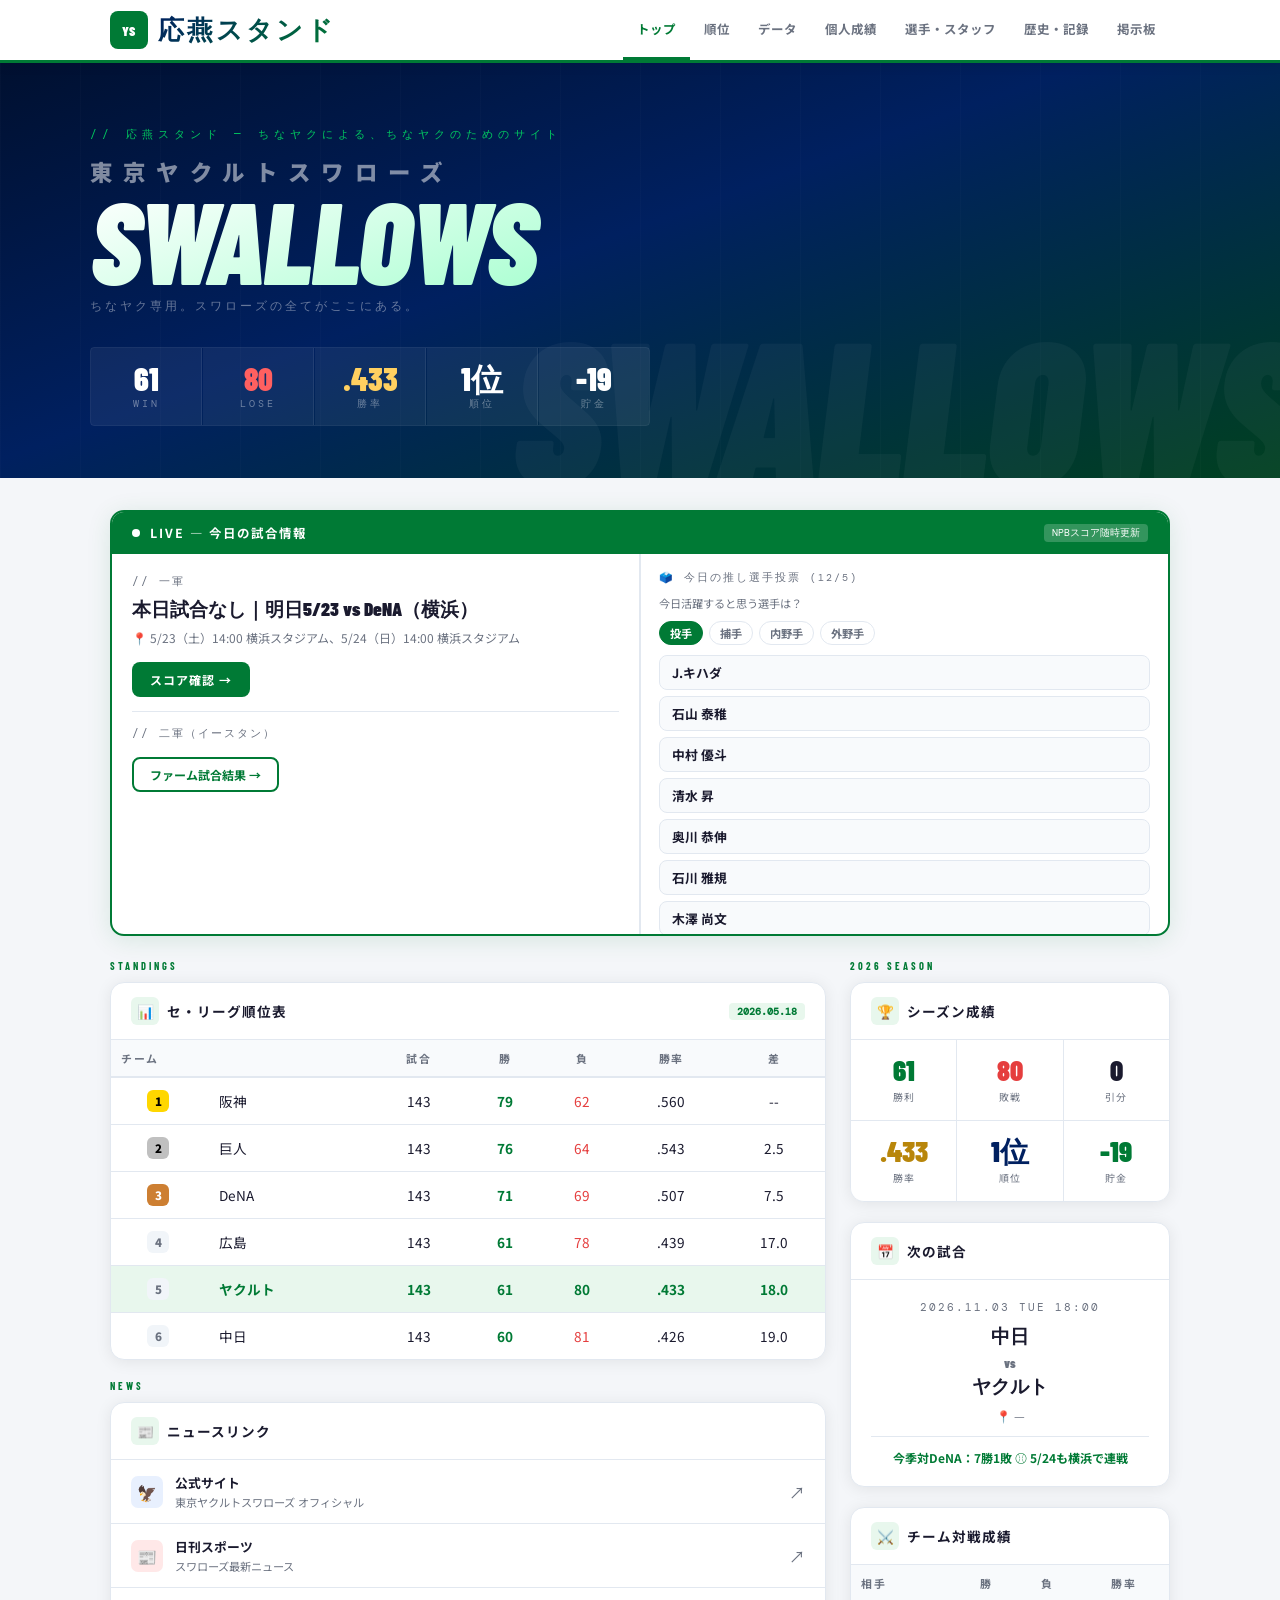
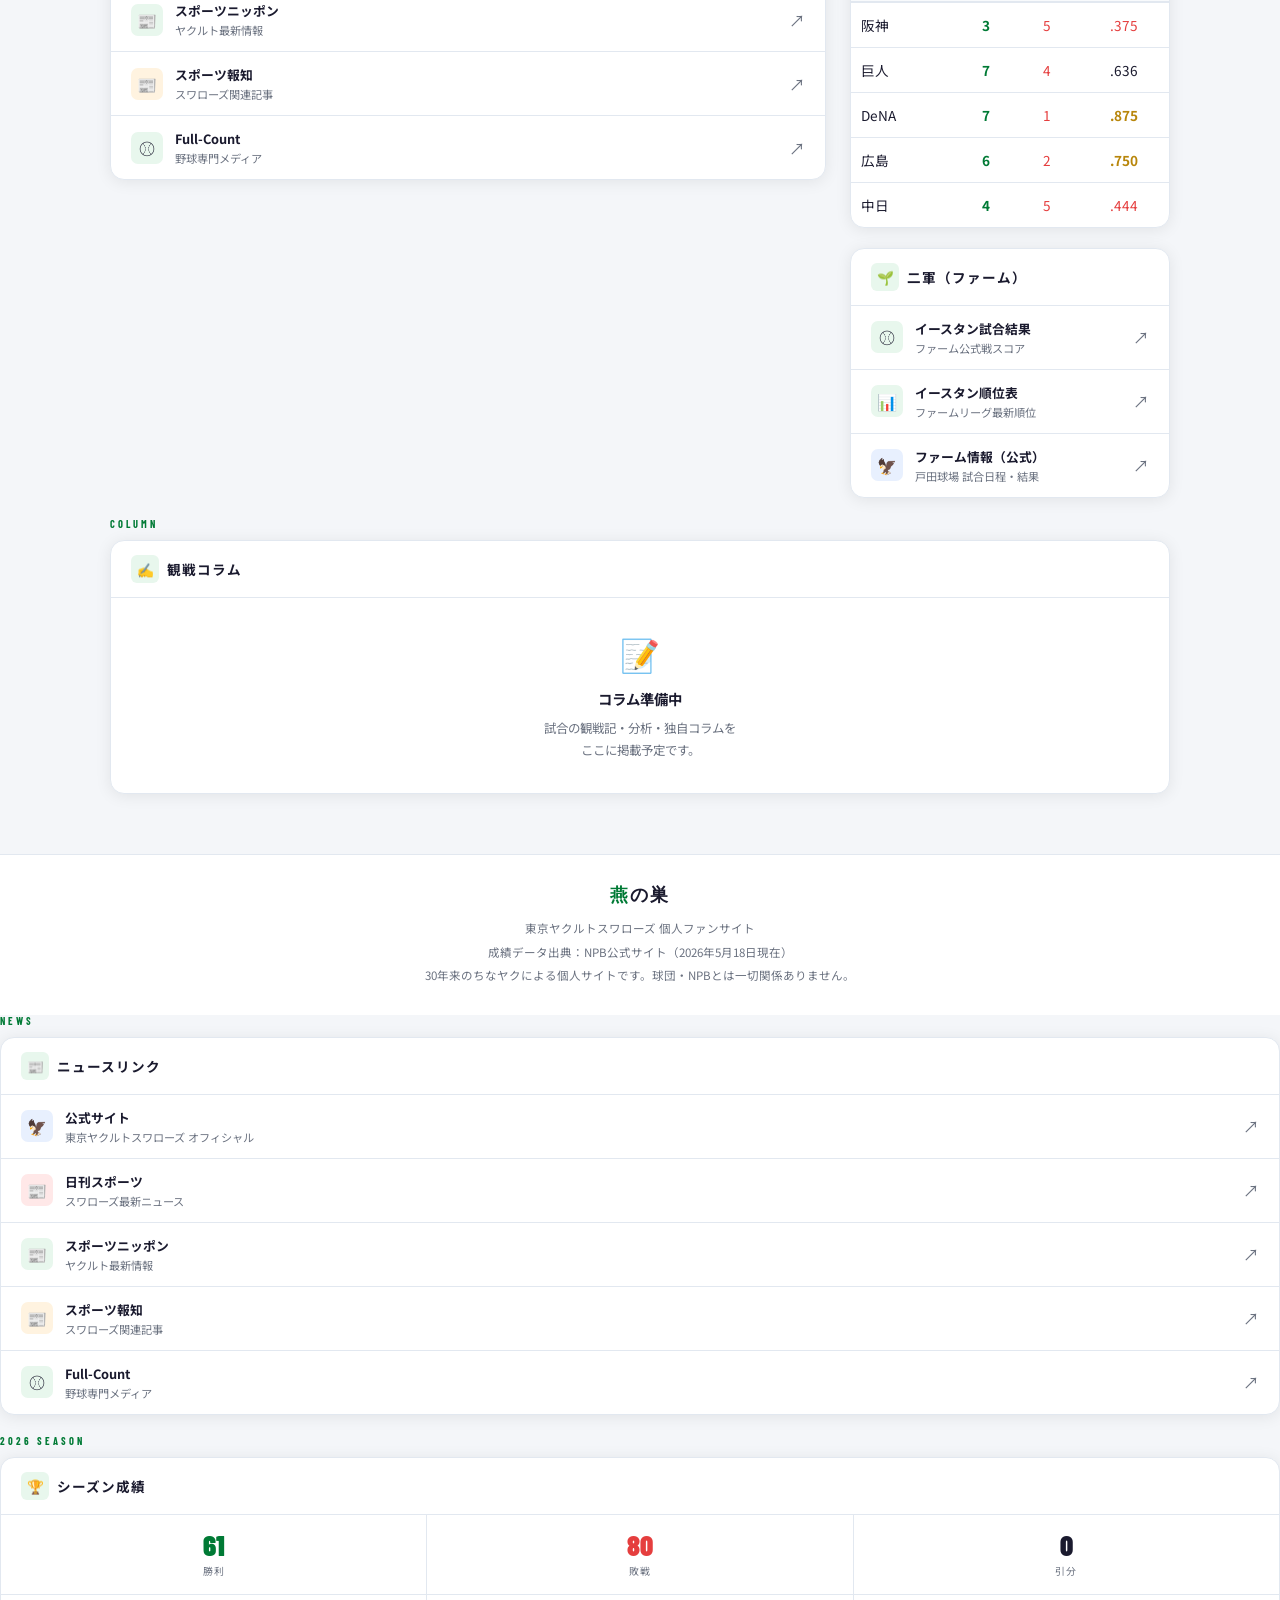
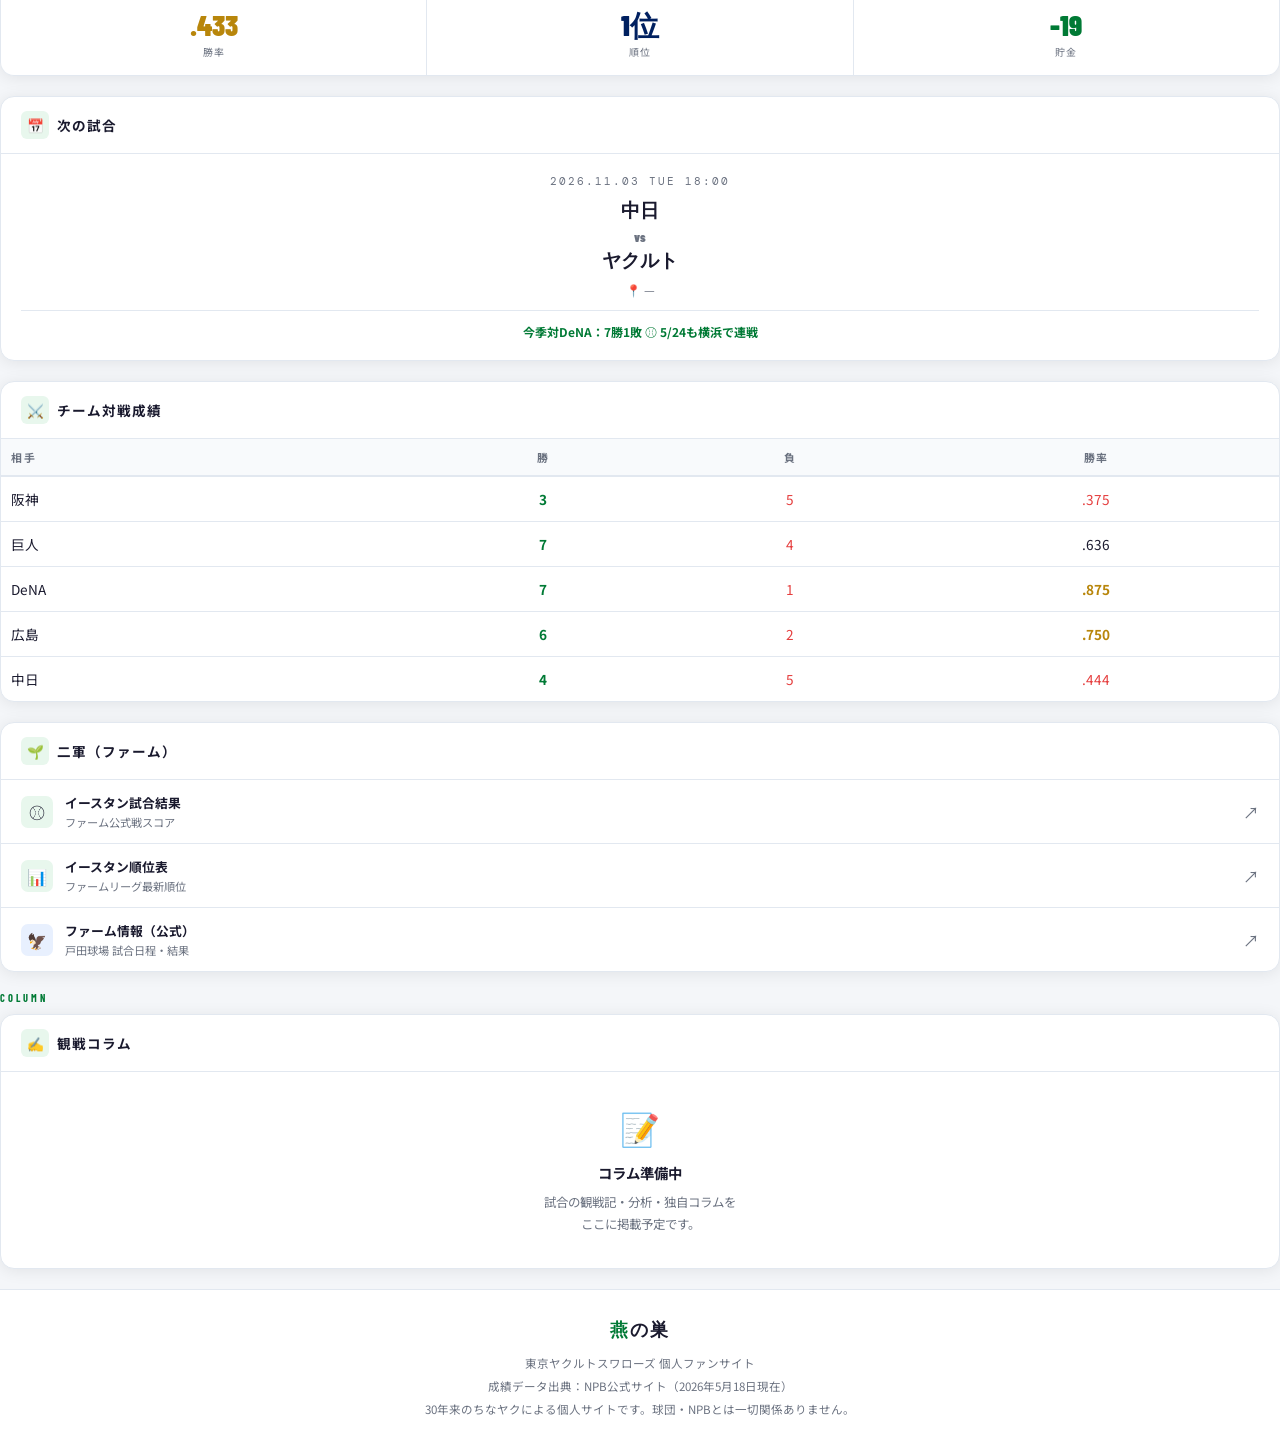
<file: index.html>
<!DOCTYPE html>
<html lang="ja">
<head>
<meta charset="UTF-8">
<meta name="viewport" content="width=device-width, initial-scale=1.0">
<title>応燕スタンド — 東京ヤクルトスワローズ</title>
<link href="https://fonts.googleapis.com/css2?family=Barlow+Condensed:ital,wght@0,700;0,900;1,900&family=Noto+Sans+JP:wght@400;700;900&family=DM+Mono&family=Yuji+Syuku&display=swap" rel="stylesheet">
<style>
:root{
  --green:#007a35;
  --green-light:#00a84a;
  --green-pale:#e8f7ed;
  --green-mid:#c2ecd0;
  --navy:#002060;
  --navy-light:#1a3a7a;
  --gold:#b8860b;
  --gold-pale:#fdf6e3;
  --bg:#f4f6f9;
  --white:#ffffff;
  --text:#1a1a2e;
  --muted:#6b7280;
  --border:#e2e8f0;
  --shadow:0 2px 16px rgba(0,0,0,0.08);
  --shadow-lg:0 8px 40px rgba(0,0,0,0.12);
}
*{margin:0;padding:0;box-sizing:border-box;}
html{scroll-behavior:smooth;}
body{background:var(--bg);color:var(--text);font-family:'Noto Sans JP',sans-serif;min-height:100vh;}

/* ===== HEADER ===== */
header{
  background:var(--white);
  border-bottom:3px solid var(--green);
  position:sticky;top:0;z-index:200;
  box-shadow:0 2px 12px rgba(0,0,0,0.08);
}
.header-inner{
  max-width:1100px;margin:0 auto;padding:0 20px;
  display:flex;align-items:center;gap:0;height:60px;
}
.logo{display:flex;align-items:center;gap:10px;text-decoration:none;flex:1;}
.logo-mark{
  width:38px;height:38px;background:var(--green);border-radius:8px;
  display:flex;align-items:center;justify-content:center;
  font-family:'Barlow Condensed',sans-serif;font-size:0.85rem;font-weight:900;
  color:#fff;letter-spacing:1px;flex-shrink:0;
}
.logo-text{
  font-family:'Barlow Condensed',sans-serif;font-weight:900;
  font-size:1.6rem;color:var(--text);letter-spacing:3px;white-space:nowrap;
  background:linear-gradient(135deg, var(--navy) 0%, var(--green) 100%);
  -webkit-background-clip:text;-webkit-text-fill-color:transparent;
  background-clip:text;
}
nav{display:flex;align-items:stretch;}
.nav-btn{
  padding:0 14px;background:none;border:none;
  color:var(--muted);font-family:'Noto Sans JP',sans-serif;
  font-size:0.78rem;font-weight:700;letter-spacing:1px;
  cursor:pointer;border-bottom:3px solid transparent;
  transition:all .2s;white-space:nowrap;height:60px;
}
.nav-btn:hover{color:var(--green);}
.nav-btn.on{color:var(--green);border-bottom-color:var(--green);}

/* ===== TAB ===== */
.tab-panel{display:none;}
.tab-panel.on{display:block;}

/* ===== HERO ===== */
.hero{
  background:linear-gradient(160deg, #001030 0%, #002060 45%, #004020 100%);
  padding:64px 24px 52px;position:relative;overflow:hidden;
}
.hero::before{
  content:'';
  position:absolute;top:0;left:0;right:0;bottom:0;
  background:repeating-linear-gradient(
    90deg,
    rgba(255,255,255,0.015) 0px,
    rgba(255,255,255,0.015) 1px,
    transparent 1px,
    transparent 80px
  );
  pointer-events:none;
}
.hero::after{
  content:'SWALLOWS';
  position:absolute;right:-20px;bottom:-30px;
  font-family:'Barlow Condensed',sans-serif;font-weight:900;font-style:italic;
  font-size:clamp(6rem,16vw,14rem);color:rgba(255,255,255,0.04);
  letter-spacing:-4px;line-height:1;pointer-events:none;
}
.hero-inner{max-width:1100px;margin:0 auto;position:relative;}
.hero-eyebrow{
  font-family:'DM Mono',monospace;font-size:0.68rem;
  color:rgba(0,230,100,0.85);letter-spacing:5px;
  margin-bottom:18px;display:block;
}
.hero h1{
  margin-bottom:6px;line-height:1;
}
.hero h1 .line1{
  display:block;
  font-family:'Noto Sans JP',sans-serif;
  font-weight:900;
  font-size:clamp(0.85rem,2.2vw,1.4rem);
  letter-spacing:0.5em;
  color:rgba(255,255,255,0.5);
  margin-bottom:6px;
}
.hero h1 .line2{
  display:block;
  font-family:'Barlow Condensed',sans-serif;
  font-weight:900;
  font-style:italic;
  font-size:clamp(3.2rem,9vw,7.5rem);
  letter-spacing:-2px;
  line-height:0.9;
  background:linear-gradient(160deg, #ffffff 0%, #a0ffcc 60%, #00e87a 100%);
  -webkit-background-clip:text;
  -webkit-text-fill-color:transparent;
  background-clip:text;
  text-transform:uppercase;
}
.hero h1 .line3{
  display:block;
  font-family:'Barlow Condensed',sans-serif;
  font-weight:900;
  font-style:italic;
  font-size:clamp(1.8rem,5vw,4rem);
  letter-spacing:6px;
  line-height:1.1;
  -webkit-text-stroke:1.5px rgba(255,255,255,0.35);
  -webkit-text-fill-color:transparent;
  color:transparent;
  text-transform:uppercase;
  margin-top:4px;
}
.hero-sub{color:rgba(255,255,255,0.4);font-size:0.75rem;margin-bottom:32px;letter-spacing:3px;font-family:'DM Mono',monospace;}
.hero-kpi{
  display:flex;gap:1px;flex-wrap:wrap;
  border:1px solid rgba(255,255,255,0.1);
  border-radius:4px;overflow:hidden;
  max-width:560px;
}
.kpi-card{
  flex:1;min-width:80px;padding:14px 16px;
  text-align:center;
  background:rgba(255,255,255,0.06);
  border-right:1px solid rgba(255,255,255,0.08);
}
.kpi-card:last-child{border-right:none;}
.kpi-num{
  font-family:'Barlow Condensed',sans-serif;font-weight:900;
  font-size:2rem;color:#fff;line-height:1;display:block;
}
.kpi-num.gold{color:#ffd060;}
.kpi-num.red{color:#ff6060;}
.kpi-label{font-size:0.6rem;color:rgba(255,255,255,0.4);letter-spacing:3px;margin-top:3px;font-family:'DM Mono',monospace;}
.hero-note{font-size:0.7rem;color:rgba(255,255,255,0.4);margin-top:16px;font-family:'DM Mono',monospace;}

/* ===== WRAP & GRID ===== */
.wrap{max-width:1100px;margin:0 auto;padding:32px 20px;}
.grid-2{display:grid;grid-template-columns:1fr 320px;gap:24px;}
@media(max-width:780px){.grid-2{grid-template-columns:1fr;}}

/* ===== SECTION LABEL ===== */
.sec-label{
  font-family:'Barlow Condensed',sans-serif;font-weight:700;
  font-size:0.65rem;letter-spacing:3px;color:var(--green);
  margin-bottom:10px;
}
.sec-heading{
  font-family:'Barlow Condensed',sans-serif;font-weight:900;
  font-size:1.4rem;color:var(--text);margin-bottom:20px;
}

/* ===== CARD ===== */
.card{
  background:var(--white);border-radius:14px;
  box-shadow:var(--shadow);overflow:hidden;margin-bottom:20px;
  border:1px solid var(--border);
}
.card-head{
  padding:14px 20px;display:flex;align-items:center;gap:8px;
  border-bottom:1px solid var(--border);
}
.card-head-icon{
  width:28px;height:28px;border-radius:6px;
  background:var(--green-pale);
  display:flex;align-items:center;justify-content:center;
  font-size:0.85rem;flex-shrink:0;
}
.card-head h2{font-size:0.85rem;font-weight:700;color:var(--text);letter-spacing:1px;}
.card-badge{
  margin-left:auto;background:var(--green-pale);color:var(--green);
  font-size:0.65rem;font-weight:700;padding:2px 8px;border-radius:4px;
  font-family:'DM Mono',monospace;white-space:nowrap;
}

/* ===== TABLE ===== */
.tbl{width:100%;border-collapse:collapse;font-size:0.85rem;}
.tbl th{
  padding:10px 10px;background:#f8fafc;
  font-size:0.68rem;color:var(--muted);letter-spacing:1.5px;
  border-bottom:2px solid var(--border);text-align:center;
  white-space:nowrap;font-weight:700;
}
.tbl th.l{text-align:left;}
.tbl td{
  padding:12px 10px;border-bottom:1px solid var(--border);
  text-align:center;white-space:nowrap;
}
.tbl td.l{text-align:left;}
.tbl tr:last-child td{border-bottom:none;}
.tbl tr.ys{background:var(--green-pale);}
.tbl tr.ys td{color:var(--green);font-weight:700;}
.tbl tr:hover:not(.ys){background:#fafbfc;}
.win{color:var(--green);font-weight:700;}
.lose{color:#e53e3e;}
.hi{color:var(--gold);font-weight:700;}
.rk{
  display:inline-flex;align-items:center;justify-content:center;
  width:22px;height:22px;border-radius:6px;
  font-size:0.72rem;font-weight:900;margin-right:4px;
}
.rk1{background:#ffd700;color:#000;}
.rk2{background:#c0c0c0;color:#000;}
.rk3{background:#cd7f32;color:#fff;}
.rk4,.rk5,.rk6{background:#f1f5f9;color:var(--muted);}

/* ===== LIVE SECTION ===== */
.live-card{
  background:var(--white);border:2px solid var(--green);
  border-radius:14px;overflow:hidden;margin-bottom:24px;
  box-shadow:0 4px 24px rgba(0,122,53,0.12);
}
.live-head{
  background:var(--green);padding:12px 20px;
  display:flex;align-items:center;gap:10px;
}
.live-dot{
  width:8px;height:8px;border-radius:50%;background:#fff;
  animation:blink 1.4s infinite;
}
@keyframes blink{0%,100%{opacity:1;}50%{opacity:.3;}}
.live-label{font-size:0.78rem;font-weight:700;color:#fff;letter-spacing:2px;}
.live-badge{margin-left:auto;background:rgba(255,255,255,0.2);color:#fff;font-size:0.65rem;padding:2px 8px;border-radius:4px;font-family:'DM Mono',monospace;}
.live-body{display:grid;grid-template-columns:1fr 1fr;}
@media(max-width:640px){.live-body{grid-template-columns:1fr;}}

/* ===== MOBILE ===== */
@media(max-width:640px){
  .header-inner{height:auto;flex-direction:column;padding:10px 12px;gap:0;}
  .logo{width:100%;padding:8px 0 6px;}
  nav{width:100%;overflow-x:auto;-webkit-overflow-scrolling:touch;
      display:flex;flex-wrap:nowrap;border-top:1px solid var(--border);}
  .nav-btn{padding:0 10px;font-size:0.72rem;height:40px;white-space:nowrap;flex-shrink:0;}
  .hero{padding:36px 16px 32px;}
  .hero h1{font-size:clamp(2rem,10vw,3.5rem);}
  .hero-kpi{gap:1px;}
  .kpi-card{padding:10px 6px;min-width:55px;}
  .kpi-num{font-size:1.4rem;}
  .kpi-label{font-size:0.5rem;letter-spacing:1px;}
  .wrap{padding:16px 12px;}
  .card-head{padding:12px 14px;}
  .tbl{font-size:0.76rem;}
  .tbl th{padding:8px 5px;font-size:0.6rem;}
  .tbl td{padding:9px 5px;}
  .live-right{border-left:none!important;border-top:1px solid var(--border);}
  .rec-num{font-size:1.4rem;}
  .bbs-form{padding:16px 14px;}
  .post-item{padding:14px;}
  .sec-heading{font-size:1.1rem;}
  .live-match{font-size:1rem;}
  .legends-grid{grid-template-columns:1fr 1fr;}
}
.live-left,.live-right{padding:20px;}
.live-left{border-right:1px solid var(--border);}
.live-sub{font-size:0.68rem;color:var(--muted);letter-spacing:2px;margin-bottom:8px;font-family:'DM Mono',monospace;}
.live-match{font-family:'Barlow Condensed',sans-serif;font-weight:900;font-size:1.2rem;margin-bottom:6px;color:var(--text);}
.live-venue{font-size:0.75rem;color:var(--muted);margin-bottom:16px;}
.btn-green{
  display:inline-block;background:var(--green);color:#fff;
  font-size:0.75rem;font-weight:700;padding:9px 18px;border-radius:8px;
  text-decoration:none;letter-spacing:1px;transition:background .2s;
}
.btn-green:hover{background:var(--green-light);}
.btn-outline{
  display:inline-block;border:2px solid var(--green);color:var(--green);
  font-size:0.75rem;font-weight:700;padding:7px 16px;border-radius:8px;
  text-decoration:none;margin-top:8px;transition:all .2s;
}
.btn-outline:hover{background:var(--green-pale);}

/* ===== RECORD GRID ===== */
.rec-grid{display:grid;grid-template-columns:repeat(3,1fr);gap:1px;background:var(--border);}
.rec-cell{background:var(--white);padding:16px 8px;text-align:center;}
.rec-num{font-family:'Barlow Condensed',sans-serif;font-weight:900;font-size:1.8rem;line-height:1;display:block;}
.rec-num.g{color:var(--green);}
.rec-num.r{color:#e53e3e;}
.rec-num.gold{color:var(--gold);}
.rec-num.b{color:var(--navy);}
.rec-lbl{font-size:0.62rem;color:var(--muted);margin-top:4px;letter-spacing:1px;}

/* ===== NEXT BOX ===== */
.next-box{padding:20px;text-align:center;}
.next-date{font-size:0.7rem;color:var(--muted);letter-spacing:2px;margin-bottom:10px;font-family:'DM Mono',monospace;}
.next-vs{font-family:'Barlow Condensed',sans-serif;font-weight:900;font-size:1.2rem;line-height:1.3;margin-bottom:8px;}
.next-venue{font-size:0.75rem;color:var(--muted);}
.next-rec{font-size:0.75rem;color:var(--green);font-weight:700;margin-top:12px;padding-top:12px;border-top:1px solid var(--border);}

/* ===== LINK ITEM ===== */
.link-item{
  display:flex;align-items:center;gap:12px;padding:13px 20px;
  border-bottom:1px solid var(--border);text-decoration:none;color:var(--text);
  transition:background .15s;
}
.link-item:last-child{border-bottom:none;}
.link-item:hover{background:var(--green-pale);}
.link-ico{width:32px;height:32px;border-radius:7px;display:flex;align-items:center;justify-content:center;font-size:1rem;flex-shrink:0;}
.link-src{font-size:0.8rem;font-weight:700;margin-bottom:2px;}
.link-desc{font-size:0.7rem;color:var(--muted);}
.link-arr{color:var(--muted);margin-left:auto;}

/* ===== TIMELINE ===== */
.timeline{padding:4px 20px;}
.tl-row{display:flex;gap:16px;padding:18px 0;border-bottom:1px solid var(--border);}
.tl-row:last-child{border-bottom:none;}
.tl-year{font-family:'Barlow Condensed',sans-serif;font-weight:900;font-size:1.2rem;color:var(--navy);width:52px;flex-shrink:0;text-align:right;padding-top:2px;}
.tl-line{width:2px;background:var(--green-mid);flex-shrink:0;position:relative;}
.tl-line::before{content:'';position:absolute;top:5px;left:50%;transform:translateX(-50%);width:8px;height:8px;border-radius:50%;background:var(--green);border:2px solid #fff;box-shadow:0 0 0 2px var(--green);}
.tl-content{flex:1;}
.tl-tag{display:inline-block;font-size:0.65rem;font-weight:700;padding:2px 8px;border-radius:4px;margin-bottom:6px;letter-spacing:1px;}
.tl-tag.ch{background:var(--green-pale);color:var(--green);}
.tl-tag.ev{background:#e8f0fe;color:var(--navy);}
.tl-tag.re{background:var(--gold-pale);color:var(--gold);}
.tl-tag.now{background:var(--green);color:#fff;}
.tl-title{font-weight:700;font-size:0.9rem;margin-bottom:4px;color:var(--text);}
.tl-desc{font-size:0.78rem;color:var(--muted);line-height:1.7;}

/* ===== LEGENDS ===== */
.legends-grid{display:grid;grid-template-columns:repeat(auto-fill,minmax(200px,1fr));gap:12px;padding:20px;}
.legend-card{
  background:var(--bg);border:1px solid var(--border);border-radius:10px;
  padding:14px;display:flex;gap:12px;align-items:flex-start;
  transition:all .2s;
}
.legend-card:hover{border-color:var(--green);background:var(--green-pale);transform:translateY(-2px);}
.legend-num{font-family:'Barlow Condensed',sans-serif;font-weight:900;font-size:1.8rem;color:var(--gold);line-height:1;min-width:32px;text-align:center;}
.legend-name{font-weight:700;font-size:0.9rem;margin-bottom:2px;}
.legend-pos{font-size:0.7rem;color:var(--muted);}
.legend-note{font-size:0.7rem;color:var(--green);margin-top:4px;font-weight:700;}

/* ===== BBS ===== */
.bbs-form{background:var(--white);border:1px solid var(--border);border-radius:14px;padding:20px;margin-bottom:20px;box-shadow:var(--shadow);}
.bbs-label{font-size:0.72rem;color:var(--muted);letter-spacing:1px;margin-bottom:6px;display:block;font-weight:700;}
.bbs-input{width:100%;background:#f8fafc;border:1px solid var(--border);border-radius:8px;color:var(--text);padding:10px 14px;font-size:0.86rem;font-family:'Noto Sans JP',sans-serif;outline:none;transition:border-color .2s;margin-bottom:12px;}
.bbs-input:focus{border-color:var(--green);background:#fff;}
textarea.bbs-input{resize:vertical;min-height:80px;}
.bbs-submit{background:var(--green);color:#fff;border:none;border-radius:8px;padding:10px 24px;font-weight:700;font-size:0.86rem;cursor:pointer;font-family:'Noto Sans JP',sans-serif;transition:background .2s;}
.bbs-submit:hover{background:var(--green-light);}
.post-list{display:flex;flex-direction:column;gap:12px;}
.post-item{background:var(--white);border:1px solid var(--border);border-radius:12px;padding:16px;box-shadow:var(--shadow);}
.post-header{display:flex;align-items:center;gap:10px;margin-bottom:10px;}
.post-avatar{width:36px;height:36px;border-radius:8px;display:flex;align-items:center;justify-content:center;font-weight:700;font-size:0.9rem;flex-shrink:0;color:#fff;}
.post-name{font-weight:700;font-size:0.86rem;}
.post-tag{background:var(--green-pale);color:var(--green);font-size:0.65rem;font-weight:700;padding:1px 7px;border-radius:4px;margin-left:6px;}
.post-time{font-family:'DM Mono',monospace;font-size:0.65rem;color:var(--muted);margin-left:auto;}
.post-body{font-size:0.86rem;line-height:1.75;}
.post-like{display:flex;align-items:center;gap:8px;margin-top:10px;padding-top:10px;border-top:1px solid var(--border);}
.like-btn{background:none;border:1px solid var(--border);border-radius:6px;padding:4px 12px;color:var(--muted);font-size:0.72rem;cursor:pointer;font-family:'Noto Sans JP',sans-serif;transition:all .15s;}
.like-btn:hover,.like-btn.liked{border-color:var(--green);color:var(--green);}
.like-count{font-size:0.72rem;color:var(--muted);font-family:'DM Mono',monospace;}

/* ===== FOOTER ===== */
footer{border-top:1px solid var(--border);background:var(--white);padding:28px 20px;text-align:center;margin-top:8px;}
.ft-logo{font-family:'Barlow Condensed',sans-serif;font-weight:900;font-size:1.1rem;letter-spacing:2px;color:var(--text);margin-bottom:10px;}
.ft-logo span{color:var(--green);}
footer p{font-size:0.72rem;color:var(--muted);line-height:2;}
footer a{color:var(--muted);text-decoration:none;}
footer a:hover{color:var(--green);}

/* ===== VOTE ===== */
.vote-btn{
  display:flex;align-items:center;justify-content:space-between;
  background:#f8fafc;border:1px solid var(--border);border-radius:8px;
  padding:10px 14px;cursor:pointer;font-family:'Noto Sans JP',sans-serif;
  font-size:0.85rem;font-weight:700;color:var(--text);
  transition:all .2s;width:100%;text-align:left;
}
.vote-btn:hover{border-color:var(--green);background:var(--green-pale);}
.vote-btn.voted{border-color:var(--green);background:var(--green-pale);color:var(--green);}
.vote-bar-wrap{background:var(--border);border-radius:4px;height:6px;flex:1;margin:0 10px;}
.vote-bar{background:var(--green);border-radius:4px;height:6px;transition:width .5s ease;}
.vote-pct{font-family:'DM Mono',monospace;font-size:0.72rem;color:var(--muted);min-width:30px;text-align:right;}

/* ===== ANIM ===== */
@keyframes fadeUp{from{opacity:0;transform:translateY(12px);}to{opacity:1;transform:translateY(0);}}
.tab-panel.on .card,.tab-panel.on .live-card{animation:fadeUp .35s ease both;}
.tab-panel.on .card:nth-child(2){animation-delay:.07s;}
.tab-panel.on .card:nth-child(3){animation-delay:.14s;}
</style>
</head>
<body>

<header>
  <div class="header-inner">
    <a class="logo" href="#">
      <div class="logo-mark">YS</div>
      <div class="logo-text">応燕スタンド</div>
    </a>
    <nav>
      <button class="nav-btn on" onclick="switchTab('top',this)">トップ</button>
      <button class="nav-btn" onclick="switchTab('standings',this)">順位</button>
      <button class="nav-btn" onclick="switchTab('data',this)">データ</button>
      <button class="nav-btn" onclick="switchTab('players',this)">個人成績</button>
      <button class="nav-btn" onclick="switchTab('roster',this)">選手・スタッフ</button>
      <button class="nav-btn" onclick="switchTab('history',this)">歴史・記録</button>
      <button class="nav-btn" onclick="switchTab('bbs',this)">掲示板</button>
    </nav>
  </div>
</header>

<!-- TOP -->
<div id="tab-top" class="tab-panel on">
  <div class="hero">
    <div class="hero-inner">
      <span class="hero-eyebrow">// 応燕スタンド — ちなヤクによる、ちなヤクのためのサイト</span>
      <h1>
        <span class="line1">東京ヤクルトスワローズ</span>
        <span class="line2">SWALLOWS</span>
        
      </h1>
      <p class="hero-sub">ちなヤク専用。スワローズの全てがここにある。</p>
      <div class="hero-kpi">
        <div class="kpi-card"><span class="kpi-num">61</span><div class="kpi-label">WIN</div></div>
        <div class="kpi-card"><span class="kpi-num red">80</span><div class="kpi-label">LOSE</div></div>
        <div class="kpi-card"><span class="kpi-num gold">.433</span><div class="kpi-label">勝率</div></div>
        <div class="kpi-card"><span class="kpi-num">1位</span><div class="kpi-label">順位</div></div>
        <div class="kpi-card"><span class="kpi-num">-19</span>
        <div class="kpi-label">貯金</div></div>
      </div>

    </div>
  </div>

  <div class="wrap">
    <div class="live-card">
      <div class="live-head">
        <div class="live-dot"></div>
        <span class="live-label">LIVE — 今日の試合情報</span>
        <span class="live-badge">NPBスコア随時更新</span>
      </div>
      <div class="live-body" style="grid-template-columns:1fr 1fr;">
        <div class="live-left">
          <div class="live-sub">// 一軍</div>
          <div class="live-match">本日試合なし｜明日5/23 vs DeNA（横浜）</div>
          <div class="live-venue">📍 5/23（土）14:00 横浜スタジアム、5/24（日）14:00 横浜スタジアム</div>
          <a href="https://npb.jp/scores/" target="_blank" class="btn-green">スコア確認 →</a>
          <div style="margin-top:14px;padding-top:14px;border-top:1px solid var(--border);">
            <div class="live-sub">// 二軍（イースタン）</div>
            <a href="https://npb.jp/farm/" target="_blank" class="btn-outline">ファーム試合結果 →</a>
          </div>
        </div>
        <div class="live-right" style="border-left:1px solid var(--border);padding:16px 18px;overflow-y:auto;max-height:380px;">
          <div class="live-sub" style="margin-bottom:10px;">🗳️ 今日の推し選手投票 <span id="vote-date" style="color:var(--muted);font-size:0.65rem;"></span></div>
          <div style="font-size:0.7rem;color:var(--muted);margin-bottom:10px;">今日活躍すると思う選手は？</div>
          <div id="vote-tabs" style="display:flex;gap:6px;margin-bottom:10px;flex-wrap:wrap;"></div>
          <div id="vote-list" style="display:flex;flex-direction:column;gap:6px;"></div>
          <div id="vote-result" style="display:none;margin-top:10px;font-size:0.7rem;color:var(--muted);"></div>
        </div>
      </div>
    </div>

    <div class="grid-2">
      <div>
        <div class="sec-label">STANDINGS</div>
        <div class="card">
          <div class="card-head"><div class="card-head-icon">📊</div><h2>セ・リーグ順位表</h2><span class="card-badge">2026.05.18</span></div>
          <div style="overflow-x:auto;">
            <table class="tbl" style="min-width:360px;">
              <thead><tr><th class="l" colspan="2">チーム</th><th>試合</th><th>勝</th><th>負</th><th>勝率</th><th>差</th></tr></thead>
              <tbody><tr><td><span class="rk rk1">1</span></td><td class="l">阪神</td><td>143</td><td class="win">79</td><td class="lose">62</td><td>.560</td><td>--</td></tr><tr><td><span class="rk rk2">2</span></td><td class="l">巨人</td><td>143</td><td class="win">76</td><td class="lose">64</td><td>.543</td><td>2.5</td></tr><tr><td><span class="rk rk3">3</span></td><td class="l">DeNA</td><td>143</td><td class="win">71</td><td class="lose">69</td><td>.507</td><td>7.5</td></tr><tr><td><span class="rk rk4">4</span></td><td class="l">広島</td><td>143</td><td class="win">61</td><td class="lose">78</td><td>.439</td><td>17.0</td></tr><tr class="ys"><td><span class="rk rk5">5</span></td><td class="l">ヤクルト</td><td>143</td><td class="win">61</td><td class="lose">80</td><td>.433</td><td>18.0</td></tr><tr><td><span class="rk rk6">6</span></td><td class="l">中日</td><td>143</td><td class="win">60</td><td class="lose">81</td><td>.426</td><td>19.0</td></tr></tbody>
            </table>
          </div>
        </div>

        <div class="sec-label">NEWS</div>
        <div class="card">
          <div class="card-head"><div class="card-head-icon">📰</div><h2>ニュースリンク</h2></div>
          <a class="link-item" href="https://www.yakult-swallows.co.jp/" target="_blank"><div class="link-ico" style="background:#e8f0fe;">🦅</div><div><div class="link-src">公式サイト</div><div class="link-desc">東京ヤクルトスワローズ オフィシャル</div></div><div class="link-arr">↗</div></a>
          <a class="link-item" href="https://www.nikkansports.com/baseball/professional/yakult/" target="_blank"><div class="link-ico" style="background:#ffe8e8;">📰</div><div><div class="link-src">日刊スポーツ</div><div class="link-desc">スワローズ最新ニュース</div></div><div class="link-arr">↗</div></a>
          <a class="link-item" href="https://www.sponichi.co.jp/baseball/npb/yakult/" target="_blank"><div class="link-ico" style="background:#e8f7ed;">📰</div><div><div class="link-src">スポーツニッポン</div><div class="link-desc">ヤクルト最新情報</div></div><div class="link-arr">↗</div></a>
          <a class="link-item" href="https://hochi.news/baseball/yakult/" target="_blank"><div class="link-ico" style="background:#fff3e0;">📰</div><div><div class="link-src">スポーツ報知</div><div class="link-desc">スワローズ関連記事</div></div><div class="link-arr">↗</div></a>
          <a class="link-item" href="https://full-count.jp/category/npb/swallows/" target="_blank"><div class="link-ico" style="background:#e8f7ed;">⚾</div><div><div class="link-src">Full-Count</div><div class="link-desc">野球専門メディア</div></div><div class="link-arr">↗</div></a>
        </div>
      </div>

      <div>
        <div class="sec-label">2026 SEASON</div>
        <div class="card">
          <div class="card-head"><div class="card-head-icon">🏆</div><h2>シーズン成績</h2></div>
          <div class="rec-grid">
            <div class="rec-cell"><span class="rec-num g">61</span><div class="rec-lbl">勝利</div></div>
            <div class="rec-cell"><span class="rec-num r">80</span><div class="rec-lbl">敗戦</div></div>
            <div class="rec-cell"><span class="rec-num">0</span><div class="rec-lbl">引分</div></div>
            <div class="rec-cell"><span class="rec-num gold">.433</span><div class="rec-lbl">勝率</div></div>
            <div class="rec-cell"><span class="rec-num b">1位</span><div class="rec-lbl">順位</div></div>
            <div class="rec-cell"><span class="rec-num g">-19</span><div class="rec-lbl">貯金</div></div>
          </div>
        </div>

        <div class="card">
          <div class="card-head"><div class="card-head-icon">📅</div><h2>次の試合</h2></div>
          <div class="next-box">
            <div class="next-date">2026.11.03 TUE 18:00</div>
            <div class="next-vs">中日<br><span style="font-size:0.8rem;color:var(--muted);">vs</span><br>ヤクルト</div>
            <div class="next-venue">📍 —</div>
            <div class="next-rec">今季対DeNA：7勝1敗 ⚾ 5/24も横浜で連戦</div>
          </div>
        </div>

        <div class="card">
          <div class="card-head"><div class="card-head-icon">⚔️</div><h2>チーム対戦成績</h2></div>
          <div style="overflow-x:auto;">
            <table class="tbl">
              <thead><tr><th class="l">相手</th><th>勝</th><th>負</th><th>勝率</th></tr></thead>
              <tbody>
                <tr><td class="l">阪神</td><td class="win">3</td><td class="lose">5</td><td class="lose">.375</td></tr>
                <tr><td class="l">巨人</td><td class="win">7</td><td class="lose">4</td><td>.636</td></tr>
                <tr><td class="l">DeNA</td><td class="win">7</td><td class="lose">1</td><td class="hi">.875</td></tr>
                <tr><td class="l">広島</td><td class="win">6</td><td class="lose">2</td><td class="hi">.750</td></tr>
                <tr><td class="l">中日</td><td class="win">4</td><td class="lose">5</td><td class="lose">.444</td></tr>
              </tbody>
            </table>
          </div>
        </div>

        <div class="card">
          <div class="card-head"><div class="card-head-icon">🌱</div><h2>二軍（ファーム）</h2></div>
          <a class="link-item" href="https://npb.jp/farm/" target="_blank"><div class="link-ico" style="background:#e8f7ed;">⚾</div><div><div class="link-src">イースタン試合結果</div><div class="link-desc">ファーム公式戦スコア</div></div><div class="link-arr">↗</div></a>
          <a class="link-item" href="https://npb.jp/bis/2026/leagues/index_el.html" target="_blank"><div class="link-ico" style="background:#e8f7ed;">📊</div><div><div class="link-src">イースタン順位表</div><div class="link-desc">ファームリーグ最新順位</div></div><div class="link-arr">↗</div></a>
          <a class="link-item" href="https://www.yakult-swallows.co.jp/farm/game" target="_blank"><div class="link-ico" style="background:#e8f0fe;">🦅</div><div><div class="link-src">ファーム情報（公式）</div><div class="link-desc">戸田球場 試合日程・結果</div></div><div class="link-arr">↗</div></a>
        </div>
      </div>
    </div>

    <!-- コラム -->
    <div style="margin-top:0;">
      <div class="sec-label">COLUMN</div>
      <div class="card">
        <div class="card-head"><div class="card-head-icon">✍️</div><h2>観戦コラム</h2></div>
        <div style="padding:32px 20px;text-align:center;color:var(--muted);">
          <div style="font-size:2rem;margin-bottom:12px;">📝</div>
          <div style="font-size:0.9rem;font-weight:700;color:var(--text);margin-bottom:8px;">コラム準備中</div>
          <div style="font-size:0.78rem;line-height:1.8;">試合の観戦記・分析・独自コラムを<br>ここに掲載予定です。</div>
        </div>
      </div>
    </div>
  </div>
</div>

<!-- DATA -->
<div id="tab-data" class="tab-panel">
  <div class="wrap">
    <div class="sec-label">2026 SWALLOWS DATA</div>
    <div class="sec-heading">独自データ分析</div>

    <!-- 月別成績 -->
    <div class="card">
      <div class="card-head"><div class="card-head-icon">📅</div><h2>月別成績</h2><span class="card-badge">NPB公式 5/22現在</span></div>
      <div style="padding:20px;">
        <table class="tbl">
          <thead><tr><th class="l">月</th><th>試合</th><th>勝</th><th>負</th><th>分</th><th>勝率</th><th>得点</th><th>失点</th></tr></thead>
          <tbody>
            <tr><td class="l">3・4月</td><td>28</td><td class="win">17</td><td class="lose">11</td><td>0</td><td>.607</td><td>93</td><td>76</td></tr>
            <tr><td class="l">5月（〜21日）</td><td>16</td><td class="win">10</td><td class="lose">6</td><td>0</td><td class="hi">.625</td><td>64</td><td>60</td></tr>
            <tr class="ys"><td class="l">合計</td><td>44</td><td class="win">27</td><td class="lose">17</td><td>0</td><td>.614</td><td>157</td><td>149</td></tr>
          </tbody>
        </table>
        <!-- 月別勝率バーグラフ -->
        <div style="margin-top:20px;">
          <div style="font-size:0.75rem;color:var(--muted);margin-bottom:12px;font-weight:700;">月別勝率グラフ</div>
          <div style="display:flex;flex-direction:column;gap:10px;">
            <div style="display:flex;align-items:center;gap:12px;">
              <span style="font-size:0.78rem;width:80px;flex-shrink:0;">3・4月</span>
              <div style="flex:1;background:var(--border);border-radius:4px;height:24px;position:relative;">
                <div style="width:60.7%;background:var(--green);border-radius:4px;height:100%;display:flex;align-items:center;padding-left:8px;">
                  <span style="font-size:0.72rem;font-weight:700;color:#fff;">.607</span>
                </div>
              </div>
            </div>
            <div style="display:flex;align-items:center;gap:12px;">
              <span style="font-size:0.78rem;width:80px;flex-shrink:0;">5月</span>
              <div style="flex:1;background:var(--border);border-radius:4px;height:24px;position:relative;">
                <div style="width:60%;background:var(--green-light);border-radius:4px;height:100%;display:flex;align-items:center;padding-left:8px;">
                  <span style="font-size:0.72rem;font-weight:700;color:#fff;">.600</span>
                </div>
              </div>
            </div>
            <div style="display:flex;align-items:center;gap:12px;">
              <span style="font-size:0.78rem;width:80px;flex-shrink:0;">シーズン</span>
              <div style="flex:1;background:var(--border);border-radius:4px;height:24px;position:relative;">
                <div style="width:61.9%;background:var(--navy);border-radius:4px;height:100%;display:flex;align-items:center;padding-left:8px;">
                  <span style="font-size:0.72rem;font-weight:700;color:#fff;">.619</span>
                </div>
              </div>
            </div>
          </div>
        </div>
      </div>
    </div>

    <div class="grid-2">
      <div>
        <!-- ホーム/ロード -->
        <div class="card">
          <div class="card-head"><div class="card-head-icon">🏟️</div><h2>ホーム / ロード成績</h2></div>
          <div style="padding:20px;">
            <div style="display:flex;gap:16px;margin-bottom:20px;">
              <div style="flex:1;background:var(--green-pale);border:1px solid var(--green-mid);border-radius:10px;padding:16px;text-align:center;">
                <div style="font-size:0.7rem;color:var(--green);font-weight:700;letter-spacing:1px;margin-bottom:8px;">🏠 ホーム（神宮）</div>
                <div style="font-family:'Barlow Condensed',sans-serif;font-weight:900;font-size:2rem;color:var(--green);">12-6</div>
                <div style="font-size:0.8rem;color:var(--muted);margin-top:4px;">勝率 .667</div>
              </div>
              <div style="flex:1;background:#f0f4ff;border:1px solid #c7d7ff;border-radius:10px;padding:16px;text-align:center;">
                <div style="font-size:0.7rem;color:var(--navy);font-weight:700;letter-spacing:1px;margin-bottom:8px;">✈️ ビジター</div>
                <div style="font-family:'Barlow Condensed',sans-serif;font-weight:900;font-size:2rem;color:var(--navy);">14-10</div>
                <div style="font-size:0.8rem;color:var(--muted);margin-top:4px;">勝率 .583</div>
              </div>
            </div>
            <div style="font-size:0.75rem;color:var(--muted);line-height:1.8;">
              ビジターでも勝率.583と高水準。ロードに強いのが今季の特徴。
            </div>
          </div>
        </div>

        <!-- チーム打撃 -->
        <div class="card">
          <div class="card-head"><div class="card-head-icon">🏏</div><h2>チーム打撃成績</h2><span class="card-badge">5/22現在</span></div>
          <div style="overflow-x:auto;padding:4px;">
            <table class="tbl" style="min-width:360px;">
              <tbody>
                <tr><td class="l" style="color:var(--muted);font-size:0.75rem;">チーム打率</td><td class="hi">0.236</td><td class="l" style="color:var(--muted);font-size:0.75rem;">得点</td><td class="win">154</td></tr>
                <tr><td class="l" style="color:var(--muted);font-size:0.75rem;">本塁打</td><td><strong>30</strong></td><td class="l" style="color:var(--muted);font-size:0.75rem;">盗塁</td><td><strong>33</strong></td></tr>
                <tr><td class="l" style="color:var(--muted);font-size:0.75rem;">出塁率</td><td>0.297</td><td class="l" style="color:var(--muted);font-size:0.75rem;">長打率</td><td>0.334</td></tr>
                <tr><td class="l" style="color:var(--muted);font-size:0.75rem;">OPS</td><td class="hi">0.630</td><td class="l" style="color:var(--muted);font-size:0.75rem;">安打</td><td>341</td></tr>
                <tr><td class="l" style="color:var(--muted);font-size:0.75rem;">打点</td><td>143</td><td class="l" style="color:var(--muted);font-size:0.75rem;">失策</td><td class="lose">19</td></tr>
              </tbody>
            </table>
          </div>
        </div>

        <!-- チーム投手 -->
        <div class="card">
          <div class="card-head"><div class="card-head-icon">⚾</div><h2>チーム投手成績</h2><span class="card-badge">5/22現在</span></div>
          <div style="overflow-x:auto;padding:4px;">
            <table class="tbl" style="min-width:360px;">
              <tbody>
                <tr><td class="l" style="color:var(--muted);font-size:0.75rem;">チーム防御率</td><td class="hi">3.68</td><td class="l" style="color:var(--muted);font-size:0.75rem;">WHIP</td><td>—</td></tr>
                <tr><td class="l" style="color:var(--muted);font-size:0.75rem;">奪三振</td><td><strong>—</strong></td><td class="l" style="color:var(--muted);font-size:0.75rem;">与四球</td><td>115</td></tr>
                <tr><td class="l" style="color:var(--muted);font-size:0.75rem;">K/BB</td><td>2.83</td><td class="l" style="color:var(--muted);font-size:0.75rem;">被本塁打</td><td class="lose">35</td></tr>
                <tr><td class="l" style="color:var(--muted);font-size:0.75rem;">セーブ</td><td>14</td><td class="l" style="color:var(--muted);font-size:0.75rem;">ホールド</td><td>30</td></tr>
              </tbody>
            </table>
          </div>
        </div>
      </div>

      <div>
        <!-- サヨナラゲーム -->
        <div class="card">
          <div class="card-head"><div class="card-head-icon">🎉</div><h2>今季サヨナラゲーム</h2></div>
          <div style="padding:16px 20px;">
            <div style="display:flex;flex-direction:column;gap:10px;">
              <div style="background:var(--green-pale);border:1px solid var(--green-mid);border-radius:8px;padding:12px;">
                <div style="font-size:0.7rem;color:var(--green);font-weight:700;margin-bottom:4px;">2026年4月2日 vs 広島（神宮）</div>
                <div style="font-size:0.88rem;font-weight:700;">ヤクルト 2-1 広島</div>
                <div style="font-size:0.78rem;color:var(--muted);margin-top:4px;">9回2死 伊藤琉偉の三塁内野安打で2者生還。<br>開幕5連勝達成・池山監督新人監督球団初快挙</div>
              </div>
              <div style="background:#f8fafc;border:1px solid var(--border);border-radius:8px;padding:12px;text-align:center;">
                <div style="font-size:0.78rem;color:var(--muted);">他のサヨナラゲームは随時追加予定</div>
              </div>
            </div>
          </div>
        </div>

        <!-- 連勝・連敗記録 -->
        <div class="card">
          <div class="card-head"><div class="card-head-icon">🔥</div><h2>連勝・連敗記録</h2></div>
          <div style="padding:16px 20px;display:flex;flex-direction:column;gap:10px;">
            <div style="background:var(--green-pale);border:1px solid var(--green-mid);border-radius:8px;padding:12px;">
              <div style="font-size:0.7rem;color:var(--green);font-weight:700;margin-bottom:4px;">🔥 最長連勝（今季）</div>
              <div style="font-family:'Barlow Condensed',sans-serif;font-weight:900;font-size:1.6rem;color:var(--green);">7連勝</div>
              <div style="font-size:0.75rem;color:var(--muted);">vs DeNA 7連勝（球団タイ記録）</div>
            </div>
            <div style="background:var(--green-pale);border:1px solid var(--green-mid);border-radius:8px;padding:12px;">
              <div style="font-size:0.7rem;color:var(--green);font-weight:700;margin-bottom:4px;">🚀 開幕連勝</div>
              <div style="font-family:'Barlow Condensed',sans-serif;font-weight:900;font-size:1.6rem;color:var(--green);">5連勝</div>
              <div style="font-size:0.75rem;color:var(--muted);">3/27〜4/2 球団タイ記録・新人監督球団初</div>
            </div>
            <div style="background:#fff5f5;border:1px solid #fecaca;border-radius:8px;padding:12px;">
              <div style="font-size:0.7rem;color:#e53e3e;font-weight:700;margin-bottom:4px;">最長連敗（今季）</div>
              <div style="font-family:'Barlow Condensed',sans-serif;font-weight:900;font-size:1.6rem;color:#e53e3e;">3連敗</div>
              <div style="font-size:0.75rem;color:var(--muted);">vs 阪神 3連敗</div>
            </div>
          </div>
        </div>

        <!-- 対チーム別詳細 -->
        <div class="card">
          <div class="card-head"><div class="card-head-icon">⚔️</div><h2>対チーム別詳細成績</h2></div>
          <div style="overflow-x:auto;padding:4px;">
            <table class="tbl" style="min-width:320px;">
              <thead><tr><th class="l">相手</th><th>試合</th><th>勝率</th><th>得点</th><th>失点</th></tr></thead>
              <tbody>
                <tr><td class="l">阪神</td><td>8</td><td class="lose">.375</td><td>22</td><td class="lose">42</td></tr>
                <tr><td class="l">巨人</td><td>11</td><td>.636</td><td>—</td><td>—</td></tr>
                <tr><td class="l">DeNA</td><td>8</td><td class="hi">.875</td><td>44</td><td>32</td></tr>
                <tr><td class="l">広島</td><td>8</td><td class="win">.750</td><td>—</td><td>—</td></tr>
                <tr><td class="l">中日</td><td>9</td><td class="lose">.444</td><td>—</td><td>—</td></tr>
              </tbody>
            </table>
          </div>
          <div style="padding:8px 16px 12px;font-size:0.7rem;color:var(--muted);">※一部データは集計中</div>
        </div>
      </div>
    </div>
  </div>
</div>

<!-- STANDINGS -->
<div id="tab-standings" class="tab-panel">
  <div class="wrap">
    <div class="sec-label">2026 CENTRAL LEAGUE</div>
    <div class="sec-heading">順位表</div>
    <div class="card">
      <div class="card-head"><div class="card-head-icon">📊</div><h2>セ・リーグ詳細順位表</h2><span class="card-badge">NPB 2026.05.21</span></div>
      <div style="overflow-x:auto;padding:4px;">
        <table class="tbl" style="min-width:580px;">
          <thead><tr><th class="l" colspan="2">チーム</th><th>試合</th><th>勝</th><th>負</th><th>分</th><th>勝率</th><th>ゲーム差</th><th>ホーム</th><th>ロード</th></tr></thead>
          <tbody><tr class="ys"><td><span class="rk rk1">1</span></td><td class="l">ヤクルト</td><td>44</td><td class="win">27</td><td class="lose">17</td><td>0</td><td>.614</td><td>—</td><td>13-7</td><td>14-10</td></tr>
            <tr><td><span class="rk rk2">2</span></td><td class="l">阪神タイガース</td><td>43</td><td class="win">25</td><td class="lose">17</td><td>1</td><td>.595</td><td>1.0</td><td>14-9(1)</td><td>11-8</td></tr>
            <tr><td><span class="rk rk3">3</span></td><td class="l">巨人ジャイアンツ</td><td>43</td><td class="win">24</td><td class="lose">19</td><td>0</td><td>.558</td><td>2.5</td><td>13-9</td><td>11-10</td></tr>
            <tr><td><span class="rk rk4">4</span></td><td class="l">横浜DeNAベイスターズ</td><td>44</td><td class="win">20</td><td class="lose">22</td><td>2</td><td>.476</td><td>6.0</td><td>9-7(2)</td><td>11-15</td></tr>
            <tr><td><span class="rk rk5">5</span></td><td class="l">広島東洋カープ</td><td>41</td><td class="win">16</td><td class="lose">23</td><td>2</td><td>.410</td><td>8.5</td><td>10-12</td><td>6-11(2)</td></tr>
            <tr><td><span class="rk rk6">6</span></td><td class="l">中日ドラゴンズ</td><td>43</td><td class="win">14</td><td class="lose">28</td><td>1</td><td>.333</td><td>12.0</td><td>11-12</td><td>3-16(1)</td></tr></tbody>
        </table>
      </div>
    </div>
    <div class="card">
      <div class="card-head"><div class="card-head-icon">⚔️</div><h2>対戦成績（ヤクルト視点）</h2></div>
      <div style="overflow-x:auto;padding:4px;">
        <table class="tbl" style="min-width:420px;">
          <thead><tr><th class="l">相手チーム</th><th>勝</th><th>負</th><th>分</th><th>勝率</th><th>評価</th></tr></thead>
          <tbody><tr><td class="l">阪神タイガース</td><td class="win">3</td><td class="lose">5</td><td>0</td><td class="lose">.375</td><td>⚠ 要注意</td></tr>
            <tr><td class="l">巨人ジャイアンツ</td><td class="win">7</td><td class="lose">4</td><td>0</td><td>.636</td><td>✓ 優勢</td></tr>
            <tr><td class="l">横浜DeNAベイスターズ</td><td class="win">7</td><td class="lose">1</td><td>0</td><td class="hi">.875</td><td>⭐ 得意</td></tr>
            <tr><td class="l">広島東洋カープ</td><td class="win">6</td><td class="lose">2</td><td>0</td><td class="hi">.750</td><td>⭐ 得意</td></tr>
            <tr><td class="l">中日ドラゴンズ</td><td class="win">4</td><td class="lose">5</td><td>0</td><td class="lose">.444</td><td>⚠ 要注意</td></tr></tbody>
        </table>
      </div>
    </div>
  </div>
</div>

<!-- PLAYERS -->
<div id="tab-players" class="tab-panel">
  <div class="wrap">
    <div class="sec-label">2026 STATS</div>
    <div class="sec-heading">個人成績</div>
    <div class="card">
      <div class="card-head"><div class="card-head-icon">📈</div><h2>NPB公式 個人成績リンク</h2></div>
      <a class="link-item" href="https://npb.jp/bis/2026/stats/bat_c.html" target="_blank"><div class="link-ico" style="background:#e8f0fe;">🏏</div><div><div class="link-src">打撃成績（規定打席以上）</div><div class="link-desc">打率・本塁打・打点など</div></div><div class="link-arr">↗</div></a>
      <a class="link-item" href="https://npb.jp/bis/2026/stats/pit_c.html" target="_blank"><div class="link-ico" style="background:#e8f0fe;">⚾</div><div><div class="link-src">投手成績（規定投球回以上）</div><div class="link-desc">防御率・勝利・奪三振など</div></div><div class="link-arr">↗</div></a>
      <a class="link-item" href="https://npb.jp/bis/2026/stats/fld_c.html" target="_blank"><div class="link-ico" style="background:#e8f0fe;">🧤</div><div><div class="link-src">守備成績</div><div class="link-desc">守備率・刺殺・補殺など</div></div><div class="link-arr">↗</div></a>
      <a class="link-item" href="https://npb.jp/bis/players/active/rst_s.html" target="_blank"><div class="link-ico" style="background:#e8f7ed;">🦅</div><div><div class="link-src">ヤクルト選手一覧（NPB公式）</div><div class="link-desc">全選手の個人年度別成績</div></div><div class="link-arr">↗</div></a>
      <a class="link-item" href="https://www.yakult-swallows.co.jp/players/stats_pitcher" target="_blank"><div class="link-ico" style="background:#e8f7ed;">📊</div><div><div class="link-src">1軍成績（公式）</div><div class="link-desc">スワローズ公式の成績一覧</div></div><div class="link-arr">↗</div></a>
    </div>
  </div>
</div>

<!-- ROSTER -->
<div id="tab-roster" class="tab-panel">
  <div class="wrap">
    <div class="sec-label">2026 STAFF & ROSTER</div>
    <div class="sec-heading">選手・スタッフ</div>
    <div class="card">
      <div class="card-head"><div class="card-head-icon">👔</div><h2>2026年 監督</h2></div>
      <div style="padding:20px 20px;display:flex;align-items:center;gap:16px;">
        <div style="width:60px;height:60px;background:var(--green-pale);border:2px solid var(--green);border-radius:12px;display:flex;align-items:center;justify-content:center;font-family:'Barlow Condensed',sans-serif;font-weight:900;font-size:0.75rem;color:var(--green);flex-shrink:0;text-align:center;line-height:1.3;">23rd<br>MGR</div>
        <div>
          <div style="font-family:'Barlow Condensed',sans-serif;font-weight:900;font-size:1.4rem;">池山 隆寛</div>
          <div style="font-size:0.75rem;color:var(--muted);margin-top:4px;">第23代監督 / 1965年12月17日生 / 兵庫県出身</div>
          <div style="font-size:0.78rem;color:var(--green);font-weight:700;margin-top:4px;">元二軍監督（6年）→ 2026年より一軍監督就任</div>
        </div>
      </div>
    </div>
    <div class="card">
      <div class="card-head"><div class="card-head-icon">🔗</div><h2>選手・スタッフ 公式リンク</h2></div>
      <a class="link-item" href="https://www.yakult-swallows.co.jp/players/list" target="_blank"><div class="link-ico" style="background:#e8f7ed;">👥</div><div><div class="link-src">全選手一覧（公式）</div><div class="link-desc">2026年在籍全選手プロフィール</div></div><div class="link-arr">↗</div></a>
      <a class="link-item" href="https://www.yakult-swallows.co.jp/players/roster" target="_blank"><div class="link-ico" style="background:#e8f7ed;">📋</div><div><div class="link-src">1軍登録選手一覧（公式）</div><div class="link-desc">現在の出場登録選手</div></div><div class="link-arr">↗</div></a>
      <a class="link-item" href="https://npb.jp/bis/players/active/rst_s.html" target="_blank"><div class="link-ico" style="background:#e8f0fe;">📋</div><div><div class="link-src">選手一覧（NPB公式）</div><div class="link-desc">背番号・ポジション別</div></div><div class="link-arr">↗</div></a>
      <a class="link-item" href="https://www.yakult-swallows.co.jp/players/category/pitcher" target="_blank"><div class="link-ico" style="background:#e8f0fe;">⚾</div><div><div class="link-src">投手一覧（公式）</div></div><div class="link-arr">↗</div></a>
      <a class="link-item" href="https://www.yakult-swallows.co.jp/players/category/catcher" target="_blank"><div class="link-ico" style="background:#e8f0fe;">🧤</div><div><div class="link-src">捕手一覧（公式）</div></div><div class="link-arr">↗</div></a>
      <a class="link-item" href="https://www.yakult-swallows.co.jp/players/category/infielder" target="_blank"><div class="link-ico" style="background:#e8f0fe;">🏟️</div><div><div class="link-src">内野手一覧（公式）</div></div><div class="link-arr">↗</div></a>
      <a class="link-item" href="https://www.yakult-swallows.co.jp/players/category/outfielder" target="_blank"><div class="link-ico" style="background:#e8f0fe;">🏃</div><div><div class="link-src">外野手一覧（公式）</div></div><div class="link-arr">↗</div></a>
      <a class="link-item" href="https://www.yakult-swallows.co.jp/players/category/manager" target="_blank"><div class="link-ico" style="background:#e8f7ed;">👔</div><div><div class="link-src">監督・コーチ一覧（公式）</div></div><div class="link-arr">↗</div></a>
      <a class="link-item" href="https://npb.jp/announcement/2026/managers_s.html" target="_blank"><div class="link-ico" style="background:#e8f0fe;">📋</div><div><div class="link-src">NPB公式 監督・コーチ一覧</div></div><div class="link-arr">↗</div></a>
    </div>
  </div>
</div>

<!-- HISTORY -->
<div id="tab-history" class="tab-panel">
  <div class="wrap">
    <div class="sec-label">CLUB HISTORY & RECORDS</div>
    <div class="sec-heading">球団の歴史・記録</div>
    <div class="card">
      <div class="card-head"><div class="card-head-icon">🏆</div><h2>タイトル獲得歴</h2></div>
      <div style="overflow-x:auto;padding:4px;">
        <table class="tbl" style="min-width:400px;">
          <thead><tr><th class="l">タイトル</th><th>回数</th><th class="l">年度</th></tr></thead>
          <tbody>
            <tr class="ys"><td class="l">🥇 日本シリーズ優勝</td><td class="hi">6回</td><td class="l" style="font-size:0.78rem;">1978・1993・1995・1997・2001・2021</td></tr>
            <tr><td class="l">🏅 セ・リーグ優勝</td><td class="hi">8回</td><td class="l" style="font-size:0.78rem;">1978・1992・1993・1995・1997・2001・2015・2021</td></tr>
          </tbody>
        </table>
      </div>
    </div>
    <div class="card">
      <div class="card-head"><div class="card-head-icon">📈</div><h2>個人主要記録</h2><span class="card-badge">♦NPB ☆セ記録</span></div>
      <div style="overflow-x:auto;padding:4px;">
        <table class="tbl" style="min-width:500px;">
          <thead><tr><th class="l">記録</th><th class="l">選手</th><th>数値</th><th>年度</th><th class="l">備考</th></tr></thead>
          <tbody>
            <tr><td class="l">シーズン本塁打</td><td class="l">バレンティン</td><td class="hi">60本</td><td>2013</td><td class="l">♦ NPB記録</td></tr>
            <tr><td class="l">シーズン打率</td><td class="l">青木 宣親</td><td class="hi">.358</td><td>2006</td><td class="l">☆ セ・リーグ記録</td></tr>
            <tr><td class="l">トリプルスリー</td><td class="l">山田 哲人</td><td class="hi">3回</td><td>2015・16・18</td><td class="l">♦ 史上初3回達成</td></tr>
            <tr><td class="l">球団通算最多安打</td><td class="l">若松 勉</td><td class="hi">2173本</td><td>—</td><td class="l">球団歴代1位</td></tr>
            <tr><td class="l">シーズン防御率（新人）</td><td class="l">伊藤 智仁</td><td class="hi">0.91</td><td>1993</td><td class="l">☆ セ記録（新人）</td></tr>
            <tr><td class="l">球団通算最多勝</td><td class="l">松岡 弘</td><td class="hi">219勝</td><td>—</td><td class="l">球団歴代1位</td></tr>
          </tbody>
        </table>
      </div>
    </div>
    <div class="card">
      <div class="card-head"><div class="card-head-icon">🔗</div><h2>公式記録リンク</h2></div>
      <a class="link-item" href="https://www.yakult-swallows.co.jp/players/stats_batter" target="_blank"><div class="link-ico" style="background:#e8f0fe;">🏏</div><div><div class="link-src">個人打撃成績（公式）</div><div class="link-desc">2026年1軍打撃成績一覧</div></div><div class="link-arr">↗</div></a>
      <a class="link-item" href="https://www.yakult-swallows.co.jp/players/stats_pitcher" target="_blank"><div class="link-ico" style="background:#e8f0fe;">⚾</div><div><div class="link-src">個人投手成績（公式）</div><div class="link-desc">2026年1軍投手成績一覧</div></div><div class="link-arr">↗</div></a>
      <a class="link-item" href="https://npb.jp/bis/teams/index_s.html" target="_blank"><div class="link-ico" style="background:#e8f7ed;">📊</div><div><div class="link-src">チーム記録（NPB公式）</div><div class="link-desc">東京ヤクルトスワローズ球団ページ</div></div><div class="link-arr">↗</div></a>
      <a class="link-item" href="https://npb.jp/bis/teams/yearly_s.html" target="_blank"><div class="link-ico" style="background:#e8f0fe;">📋</div><div><div class="link-src">年度別成績 1950〜2026（NPB）</div><div class="link-desc">全年度の勝敗・順位・監督一覧</div></div><div class="link-arr">↗</div></a>
    </div>
    <div class="sec-label">TIMELINE</div>
    <div class="card">
      <div class="card-head"><div class="card-head-icon">📖</div><h2>球団史年表</h2></div>
      <div class="timeline">
        <div class="tl-row"><div class="tl-year">1950</div><div class="tl-line"></div><div class="tl-content"><span class="tl-tag ev">創設</span><div class="tl-title">国鉄スワローズとしてプロ野球参入</div><div class="tl-desc">セントラル・リーグ創設メンバーとして参加。</div></div></div>
        <div class="tl-row"><div class="tl-year">1978</div><div class="tl-line"></div><div class="tl-content"><span class="tl-tag ch">初優勝</span><div class="tl-title">球団史上初のリーグ優勝・日本一</div><div class="tl-desc">大杉勝男・若松勉らの活躍で悲願の初優勝。広岡達朗監督のもと阪急ブレーブスを破り日本一に輝く。</div></div></div>
        <div class="tl-row"><div class="tl-year">1990</div><div class="tl-line"></div><div class="tl-content"><span class="tl-tag ev">就任</span><div class="tl-title">野村克也監督就任・ID野球の時代</div><div class="tl-desc">データを重視した「ID野球」を導入し黄金時代の礎を築く。</div></div></div>
        <div class="tl-row"><div class="tl-year">1992</div><div class="tl-line"></div><div class="tl-content"><span class="tl-tag ch">優勝</span><div class="tl-title">14年ぶりセ・リーグ優勝</div><div class="tl-desc">1978年以来14年ぶりのリーグ優勝。ハウエルが本塁打王・首位打者の二冠。日本シリーズは西武ライオンズに3勝4敗で惜敗。</div></div></div>
        <div class="tl-row"><div class="tl-year">1993</div><div class="tl-line"></div><div class="tl-content"><span class="tl-tag ch">日本一</span><div class="tl-title">日本シリーズ制覇 / 伊藤智仁が防御率0.91（セ記録）</div><div class="tl-desc">池山隆寛・古田敦也・広澤克己らが活躍。西武ライオンズを破り日本一。</div></div></div>
        <div class="tl-row"><div class="tl-year">1995</div><div class="tl-line"></div><div class="tl-content"><span class="tl-tag ch">日本一</span><div class="tl-title">2年ぶり日本一</div><div class="tl-desc">オリックスとの日本シリーズを制覇。野村ID野球の集大成。</div></div></div>
        <div class="tl-row"><div class="tl-year">1997</div><div class="tl-line"></div><div class="tl-content"><span class="tl-tag ch">日本一</span><div class="tl-title">野村監督時代3度目の日本一</div><div class="tl-desc">4度のリーグ優勝・3度の日本一という黄金時代を築く。</div></div></div>
        <div class="tl-row"><div class="tl-year">2001</div><div class="tl-line"></div><div class="tl-content"><span class="tl-tag ch">日本一</span><div class="tl-title">若松勉監督で日本一 / 古田敦也MVP</div><div class="tl-desc">近鉄バファローズとの日本シリーズを制覇。</div></div></div>
        <div class="tl-row"><div class="tl-year">2011</div><div class="tl-line"></div><div class="tl-content"><span class="tl-tag ev">惜敗</span><div class="tl-title">小川淳司監督で首位快走も惜しくも2位</div><div class="tl-desc">東日本大震災の年、4月から首位を走り続けたが10月に中日に逆転されリーグ2位。日本シリーズ進出ならず。</div></div></div>
        <div class="tl-row"><div class="tl-year">2013</div><div class="tl-line"></div><div class="tl-content"><span class="tl-tag re">NPB記録</span><div class="tl-title">バレンティン、60本塁打の日本記録樹立</div><div class="tl-desc">NPB歴代最多の60本塁打を達成。今もNPB記録として残る。</div></div></div>
        <div class="tl-row"><div class="tl-year">2015</div><div class="tl-line"></div><div class="tl-content"><span class="tl-tag re">記録</span><div class="tl-title">山田哲人トリプルスリー達成・リーグ優勝</div><div class="tl-desc">打率.329・38本塁打・34盗塁のトリプルスリーを達成しリーグ優勝。</div></div></div>
        <div class="tl-row"><div class="tl-year">2021</div><div class="tl-line"></div><div class="tl-content"><span class="tl-tag ch">日本一</span><div class="tl-title">高津臣吾監督で20年ぶり日本一</div><div class="tl-desc">村上宗隆・山田哲人・塩見泰隆らが活躍。オリックスとの死闘を制して感動の日本一。</div></div></div>
        <div class="tl-row"><div class="tl-year">2026</div><div class="tl-line"></div><div class="tl-content"><span class="tl-tag now">現在</span><div class="tl-title">池山隆寛監督でセ・リーグ首位快走中</div><div class="tl-desc">26勝17敗・勝率.605で首位。連覇・日本一奪還を目指す。</div></div></div>
      </div>
    </div>

    <div class="sec-label">DRAFT HISTORY</div>

    <!-- 近年ドラフト詳細 -->
    <div class="card">
      <div class="card-head"><div class="card-head-icon">📋</div><h2>2025年ドラフト指名一覧</h2><span class="card-badge">2025.10.23</span></div>
      <div style="overflow-x:auto;padding:4px;">
        <table class="tbl" style="min-width:440px;">
          <thead><tr><th>順位</th><th class="l">選手名</th><th>ポジション</th><th class="l">所属</th></tr></thead>
          <tbody>
            <tr class="ys"><td>1位</td><td class="l">松下 歩叶</td><td>内野手</td><td class="l">法政大</td></tr>
            <tr><td>2位</td><td class="l">松川 玲央</td><td>内野手</td><td class="l">城西大</td></tr>
            <tr><td>3位</td><td class="l">山崎 太陽</td><td>投手</td><td class="l">創価大</td></tr>
            <tr><td>4位</td><td class="l">増居 翔太</td><td>投手</td><td class="l">トヨタ自動車</td></tr>
            <tr><td>5位</td><td class="l">鈴木 蓮吾</td><td>投手</td><td class="l">東海大甲府高</td></tr>
            <tr><td>6位</td><td class="l">石井 巧</td><td>内野手</td><td class="l">NTT東日本</td></tr>
            <tr><td>7位</td><td class="l">飯田 琉斗</td><td>投手</td><td class="l">ENEOS</td></tr>
            <tr><td>育成1位</td><td class="l">小宮 悠瞳</td><td>投手</td><td class="l">川崎総合科学高</td></tr>
          </tbody>
        </table>
      </div>
    </div>

    <div class="card">
      <div class="card-head"><div class="card-head-icon">📋</div><h2>2024年ドラフト指名一覧</h2><span class="card-badge">2024.10</span></div>
      <div style="overflow-x:auto;padding:4px;">
        <table class="tbl" style="min-width:440px;">
          <thead><tr><th>順位</th><th class="l">選手名</th><th>ポジション</th><th class="l">所属</th></tr></thead>
          <tbody>
            <tr class="ys"><td>1位</td><td class="l">中村 優斗</td><td>投手（右）</td><td class="l">愛知工業大</td></tr>
            <tr><td>2位</td><td class="l">モイセエフ ニキータ</td><td>外野手（左）</td><td class="l">豊川高</td></tr>
            <tr><td>3位</td><td class="l">荘司 宏太</td><td>投手（左）</td><td class="l">セガサミー</td></tr>
            <tr><td>4位</td><td class="l">田中 陽翔</td><td>内野手</td><td class="l">健大高崎高</td></tr>
            <tr><td>5位</td><td class="l">矢野 泰二郎</td><td>捕手（右）</td><td class="l">四国IL愛媛</td></tr>
            <tr><td>育成</td><td class="l">根岸辰昇 / 廣澤優 / 下川隼佑 / 松本龍之介</td><td>—</td><td class="l">各所属</td></tr>
          </tbody>
        </table>
      </div>
    </div>

    <div class="card">
      <div class="card-head"><div class="card-head-icon">📋</div><h2>2022・2023年ドラフト指名一覧</h2></div>
      <div style="display:grid;grid-template-columns:1fr 1fr;gap:0;">
        <div style="overflow-x:auto;padding:4px;border-right:1px solid var(--border);">
          <div style="font-size:0.72rem;font-weight:700;color:var(--green);padding:10px 10px 6px;letter-spacing:1px;">2023年</div>
          <table class="tbl" style="min-width:200px;">
            <thead><tr><th>順位</th><th class="l">選手名</th><th>ポジション</th></tr></thead>
            <tbody>
              <tr class="ys"><td>1位</td><td class="l">西舘 昂汰</td><td>投手（右）</td></tr>
              <tr><td>2位</td><td class="l">松本 健吾</td><td>投手（右）</td></tr>
              <tr><td>3位</td><td class="l">石原 勇輝</td><td>投手（左）</td></tr>
              <tr><td>4位</td><td class="l">鈴木 叶</td><td>捕手（右）</td></tr>
              <tr><td>5位</td><td class="l">伊藤 琉偉</td><td>内野手（右）</td></tr>
            </tbody>
          </table>
        </div>
        <div style="overflow-x:auto;padding:4px;">
          <div style="font-size:0.72rem;font-weight:700;color:var(--green);padding:10px 10px 6px;letter-spacing:1px;">2022年</div>
          <table class="tbl" style="min-width:200px;">
            <thead><tr><th>順位</th><th class="l">選手名</th><th>ポジション</th></tr></thead>
            <tbody>
              <tr class="ys"><td>1位</td><td class="l">吉村 貢司郎</td><td>投手（右）</td></tr>
              <tr><td>2位</td><td class="l">西村 瑠伊斗</td><td>外野手（左）</td></tr>
              <tr><td>3位</td><td class="l">澤井 廉</td><td>外野手（左）</td></tr>
              <tr><td>4位</td><td class="l">坂本 拓己</td><td>投手（左）</td></tr>
              <tr><td>5位</td><td class="l">北村 恵吾</td><td>内野手（右）</td></tr>
            </tbody>
          </table>
        </div>
      </div>
    </div>

    <div class="card">
      <div class="card-head"><div class="card-head-icon">🔗</div><h2>歴代ドラフト全記録</h2></div>
      <a class="link-item" href="https://www.draft-kaigi.jp/npb-draft/swallows/draftshimei/" target="_blank">
        <div class="link-ico" style="background:#e8f0fe;">📋</div>
        <div><div class="link-src">ドラフト会議HP — 全年度指名一覧</div><div class="link-desc">1965年〜現在の全指名選手</div></div>
        <div class="link-arr">↗</div>
      </a>
      <a class="link-item" href="https://www.yakult-swallows.co.jp/pages/company/archive/rookie" target="_blank">
        <div class="link-ico" style="background:#e8f7ed;">🦅</div>
        <div><div class="link-src">公式 新人選手一覧</div><div class="link-desc">スワローズ公式の新人選手アーカイブ</div></div>
        <div class="link-arr">↗</div>
      </a>
    </div>
  </div>
</div>

<!-- BBS -->
<div id="tab-bbs" class="tab-panel">
  <div class="wrap">
    <div class="sec-label">FAN COMMUNITY</div>
    <div class="sec-heading">ファン掲示板</div>
    <div class="bbs-form">
      <div style="margin-bottom:14px;"><label class="bbs-label">ニックネーム</label><input id="bbs-name" class="bbs-input" type="text" placeholder="燕ファン"></div>
      <div><label class="bbs-label">投稿内容</label><textarea id="bbs-body" class="bbs-input" placeholder="試合の感想、選手への応援、何でもどうぞ！"></textarea></div>
      <button class="bbs-submit" onclick="submitPost()">投稿する ⚾</button>
    </div>
    <div id="post-list" class="post-list"></div>
  </div>
</div>

<footer>
  <div class="ft-logo"><span>燕</span>の巣</div>
  <p>東京ヤクルトスワローズ 個人ファンサイト<br>
  成績データ出典：<a href="https://npb.jp" target="_blank">NPB公式サイト</a>（2026年5月18日現在）<br>
  30年来のちなヤクによる個人サイトです。球団・NPBとは一切関係ありません。</p>
</footer>

<script>
function switchTab(id,btn){
  document.querySelectorAll('.tab-panel').forEach(p=>p.classList.remove('on'));
  document.querySelectorAll('.nav-btn').forEach(b=>b.classList.remove('on'));
  document.getElementById('tab-'+id).classList.add('on');
  btn.classList.add('on');
  window.scrollTo({top:0,behavior:'smooth'});
}
const INIT=[
  {name:'神宮の住人',body:'今シーズンのスワローズは本当に強い！貯金10で首位って最高すぎる🐦',time:'2026/05/18 21:30',likes:24,liked:false},
  {name:'ちなヤク歴30年',body:'1993年から応援してきたけど今年は特別な予感がする。連覇目指してくれ！',time:'2026/05/18 19:45',likes:18,liked:false},
  {name:'燕party',body:'DeNA戦の7勝1敗がえぐすぎる笑。阪神・中日をどう攻略するかが後半戦の鍵かな。',time:'2026/05/17 23:10',likes:11,liked:false},
  {name:'神宮の傘',body:'今年も神宮の雰囲気最高だよ。来週みんな行こう！',time:'2026/05/17 18:00',likes:9,liked:false}
];
let posts=JSON.parse(localStorage.getItem('swallows_bbs')||'null')||[...INIT];
function esc(s){return s.replace(/&/g,'&amp;').replace(/</g,'&lt;').replace(/>/g,'&gt;').replace(/\n/g,'<br>');}
function renderPosts(){
  const list=document.getElementById('post-list');list.innerHTML='';
  const colors=['#007a35','#002060','#5b21b6','#b91c1c','#0369a1'];
  posts.forEach((p,i)=>{
    const d=document.createElement('div');d.className='post-item';
    d.innerHTML=`<div class="post-header"><div class="post-avatar" style="background:${colors[i%colors.length]}">${esc(p.name.charAt(0))}</div><div class="post-name">${esc(p.name)}<span class="post-tag">ちなヤク</span></div><div class="post-time">${p.time}</div></div><div class="post-body">${esc(p.body)}</div><div class="post-like"><button class="like-btn${p.liked?' liked':''}" onclick="toggleLike(${i})">${p.liked?'❤️':'🤍'} いいね</button><span class="like-count">${p.likes}</span></div>`;
    list.appendChild(d);
  });
}
function toggleLike(i){posts[i].liked?posts[i].likes--:posts[i].likes++;posts[i].liked=!posts[i].liked;save();renderPosts();}
function submitPost(){
  const name=document.getElementById('bbs-name').value.trim()||'名無しの燕ファン';
  const body=document.getElementById('bbs-body').value.trim();
  if(!body){alert('内容を入力してください');return;}
  const n=new Date();
  const t=`${n.getFullYear()}/${String(n.getMonth()+1).padStart(2,'0')}/${String(n.getDate()).padStart(2,'0')} ${String(n.getHours()).padStart(2,'0')}:${String(n.getMinutes()).padStart(2,'0')}`;
  posts.unshift({name,body,time:t,likes:0,liked:false});
  save();renderPosts();
  document.getElementById('bbs-name').value='';document.getElementById('bbs-body').value='';
}
// ===== VOTE =====
const ROSTER = {
  '投手': ['J.キハダ','石山 泰稚','中村 優斗','清水 昇','奥川 恭伸','石川 雅規','木澤 尚文','吉村 貢司郎','星 知弥','山野 太一','松本 健吾','小川 泰弘','荘司 宏太','山崎 太陽','田口 麗斗','石原 勇輝','高梨 裕稔','拓也','増居 翔太','大西 広樹','小澤 怜史','大道 温貴','高橋 奎二','鈴木 蓮吾','長谷川 宙輝','坂本 拓己','N.ウォルターズ','飯田 琉斗','J.リランソ','阪口 皓亮','丸山 翔大','下川 隼佑','廣澤 優','沼田 翔平','青柳 晃洋'],
  '捕手': ['古賀 優大','中村 悠平','松本 直樹','柿沼 友哉','橋本 星哉','矢野 泰二郎','鈴木 叶'],
  '内野手': ['赤羽 由紘','山田 哲人','内山 壮真','松下 歩叶','長岡 秀樹','茂木 栄五郎','宮本 丈','J.オスナ','山野辺 翔','石井 巧','松川 玲央','北村 恵吾','田中 陽翔','武岡 龍世','伊藤 琉偉'],
  '外野手': ['並木 秀尊','丸山 和郁','塩見 泰隆','D.サンタナ','モイセエフ ニキータ','西村 瑠伊斗','澤井 廉','増田 珠','岩田 幸宏']
};
const CATS = Object.keys(ROSTER);
let currentCat = '投手';

const today = new Date().toDateString();
document.getElementById('vote-date').textContent = '(' + new Date().toLocaleDateString('ja-JP',{month:'numeric',day:'numeric'}) + ')';

let votes = JSON.parse(localStorage.getItem('swallows_votes') || '{}');
let votedDate = localStorage.getItem('swallows_voted_date') || '';
let votedPlayer = localStorage.getItem('swallows_voted_player') || '';
let hasVoted = votedDate === today;

if (!votes[today]) {
  votes[today] = {};
  CATS.forEach(cat => {
    ROSTER[cat].forEach(p => { votes[today][p] = 0; });
  });
}

function totalVotes() {
  return Object.values(votes[today]).reduce((s, v) => s + v, 0);
}

function renderTabs() {
  const tabs = document.getElementById('vote-tabs');
  tabs.innerHTML = '';
  CATS.forEach(cat => {
    const btn = document.createElement('button');
    btn.textContent = cat;
    btn.style.cssText = `padding:3px 10px;border-radius:20px;font-size:0.7rem;font-weight:700;cursor:pointer;border:1px solid;font-family:'Noto Sans JP',sans-serif;transition:all .15s;`;
    if (cat === currentCat) {
      btn.style.background = 'var(--green)';
      btn.style.color = '#fff';
      btn.style.borderColor = 'var(--green)';
    } else {
      btn.style.background = 'none';
      btn.style.color = 'var(--muted)';
      btn.style.borderColor = 'var(--border)';
    }
    btn.onclick = () => { currentCat = cat; renderTabs(); renderVoteList(); };
    tabs.appendChild(btn);
  });
}

function renderVoteList() {
  const list = document.getElementById('vote-list');
  const total = totalVotes();
  list.innerHTML = '';
  ROSTER[currentCat].forEach(p => {
    const v = votes[today][p] || 0;
    const pct = total > 0 ? Math.round(v / total * 100) : 0;
    if (hasVoted) {
      const isVoted = p === votedPlayer;
      const div = document.createElement('div');
      div.style.cssText = 'display:flex;align-items:center;gap:8px;padding:4px 0;';
      div.innerHTML = `
        <span style="font-size:0.78rem;font-weight:${isVoted?'700':'400'};min-width:100px;color:${isVoted?'var(--green)':'inherit'}">${p}${isVoted?' ✓':''}</span>
        <div class="vote-bar-wrap"><div class="vote-bar" style="width:${pct}%"></div></div>
        <span class="vote-pct">${pct}%</span>`;
      list.appendChild(div);
    } else {
      const btn = document.createElement('button');
      btn.className = 'vote-btn';
      btn.style.cssText = 'padding:7px 12px;font-size:0.8rem;';
      btn.textContent = p;
      btn.onclick = () => doVote(p);
      list.appendChild(btn);
    }
  });
  const result = document.getElementById('vote-result');
  if (hasVoted) {
    result.style.display = 'block';
    result.innerHTML = `総投票数：${total}票`;
  }
}

function doVote(player) {
  if (hasVoted) return;
  votes[today][player] = (votes[today][player] || 0) + 1;
  hasVoted = true;
  votedDate = today;
  votedPlayer = player;
  localStorage.setItem('swallows_votes', JSON.stringify(votes));
  localStorage.setItem('swallows_voted_date', today);
  localStorage.setItem('swallows_voted_player', player);
  renderVoteList();
}

renderTabs();
renderVoteList();


</script>
<script data-goatcounter="https://oenstand.goatcounter.com/count" async src="//gc.zgo.at/count.js"></script>
</body>
</html>
</tbody>
            </table>
          </div>
        </div>

        <div class="sec-label">NEWS</div>
        <div class="card">
          <div class="card-head"><div class="card-head-icon">📰</div><h2>ニュースリンク</h2></div>
          <a class="link-item" href="https://www.yakult-swallows.co.jp/" target="_blank"><div class="link-ico" style="background:#e8f0fe;">🦅</div><div><div class="link-src">公式サイト</div><div class="link-desc">東京ヤクルトスワローズ オフィシャル</div></div><div class="link-arr">↗</div></a>
          <a class="link-item" href="https://www.nikkansports.com/baseball/professional/yakult/" target="_blank"><div class="link-ico" style="background:#ffe8e8;">📰</div><div><div class="link-src">日刊スポーツ</div><div class="link-desc">スワローズ最新ニュース</div></div><div class="link-arr">↗</div></a>
          <a class="link-item" href="https://www.sponichi.co.jp/baseball/npb/yakult/" target="_blank"><div class="link-ico" style="background:#e8f7ed;">📰</div><div><div class="link-src">スポーツニッポン</div><div class="link-desc">ヤクルト最新情報</div></div><div class="link-arr">↗</div></a>
          <a class="link-item" href="https://hochi.news/baseball/yakult/" target="_blank"><div class="link-ico" style="background:#fff3e0;">📰</div><div><div class="link-src">スポーツ報知</div><div class="link-desc">スワローズ関連記事</div></div><div class="link-arr">↗</div></a>
          <a class="link-item" href="https://full-count.jp/category/npb/swallows/" target="_blank"><div class="link-ico" style="background:#e8f7ed;">⚾</div><div><div class="link-src">Full-Count</div><div class="link-desc">野球専門メディア</div></div><div class="link-arr">↗</div></a>
        </div>
      </div>

      <div>
        <div class="sec-label">2026 SEASON</div>
        <div class="card">
          <div class="card-head"><div class="card-head-icon">🏆</div><h2>シーズン成績</h2></div>
          <div class="rec-grid">
            <div class="rec-cell"><span class="rec-num g">61</span><div class="rec-lbl">勝利</div></div>
            <div class="rec-cell"><span class="rec-num r">80</span><div class="rec-lbl">敗戦</div></div>
            <div class="rec-cell"><span class="rec-num">0</span><div class="rec-lbl">引分</div></div>
            <div class="rec-cell"><span class="rec-num gold">.433</span><div class="rec-lbl">勝率</div></div>
            <div class="rec-cell"><span class="rec-num b">1位</span><div class="rec-lbl">順位</div></div>
            <div class="rec-cell"><span class="rec-num g">-19</span><div class="rec-lbl">貯金</div></div>
          </div>
        </div>

        <div class="card">
          <div class="card-head"><div class="card-head-icon">📅</div><h2>次の試合</h2></div>
          <div class="next-box">
            <div class="next-date">2026.11.03 TUE 18:00</div>
            <div class="next-vs">中日<br><span style="font-size:0.8rem;color:var(--muted);">vs</span><br>ヤクルト</div>
            <div class="next-venue">📍 —</div>
            <div class="next-rec">今季対DeNA：7勝1敗 ⚾ 5/24も横浜で連戦</div>
          </div>
        </div>

        <div class="card">
          <div class="card-head"><div class="card-head-icon">⚔️</div><h2>チーム対戦成績</h2></div>
          <div style="overflow-x:auto;">
            <table class="tbl">
              <thead><tr><th class="l">相手</th><th>勝</th><th>負</th><th>勝率</th></tr></thead>
              <tbody>
                <tr><td class="l">阪神</td><td class="win">3</td><td class="lose">5</td><td class="lose">.375</td></tr>
                <tr><td class="l">巨人</td><td class="win">7</td><td class="lose">4</td><td>.636</td></tr>
                <tr><td class="l">DeNA</td><td class="win">7</td><td class="lose">1</td><td class="hi">.875</td></tr>
                <tr><td class="l">広島</td><td class="win">6</td><td class="lose">2</td><td class="hi">.750</td></tr>
                <tr><td class="l">中日</td><td class="win">4</td><td class="lose">5</td><td class="lose">.444</td></tr>
              </tbody>
            </table>
          </div>
        </div>

        <div class="card">
          <div class="card-head"><div class="card-head-icon">🌱</div><h2>二軍（ファーム）</h2></div>
          <a class="link-item" href="https://npb.jp/farm/" target="_blank"><div class="link-ico" style="background:#e8f7ed;">⚾</div><div><div class="link-src">イースタン試合結果</div><div class="link-desc">ファーム公式戦スコア</div></div><div class="link-arr">↗</div></a>
          <a class="link-item" href="https://npb.jp/bis/2026/leagues/index_el.html" target="_blank"><div class="link-ico" style="background:#e8f7ed;">📊</div><div><div class="link-src">イースタン順位表</div><div class="link-desc">ファームリーグ最新順位</div></div><div class="link-arr">↗</div></a>
          <a class="link-item" href="https://www.yakult-swallows.co.jp/farm/game" target="_blank"><div class="link-ico" style="background:#e8f0fe;">🦅</div><div><div class="link-src">ファーム情報（公式）</div><div class="link-desc">戸田球場 試合日程・結果</div></div><div class="link-arr">↗</div></a>
        </div>
      </div>
    </div>

    <!-- コラム -->
    <div style="margin-top:0;">
      <div class="sec-label">COLUMN</div>
      <div class="card">
        <div class="card-head"><div class="card-head-icon">✍️</div><h2>観戦コラム</h2></div>
        <div style="padding:32px 20px;text-align:center;color:var(--muted);">
          <div style="font-size:2rem;margin-bottom:12px;">📝</div>
          <div style="font-size:0.9rem;font-weight:700;color:var(--text);margin-bottom:8px;">コラム準備中</div>
          <div style="font-size:0.78rem;line-height:1.8;">試合の観戦記・分析・独自コラムを<br>ここに掲載予定です。</div>
        </div>
      </div>
    </div>
  </div>
</div>

<!-- DATA -->
<div id="tab-data" class="tab-panel">
  <div class="wrap">
    <div class="sec-label">2026 SWALLOWS DATA</div>
    <div class="sec-heading">独自データ分析</div>

    <!-- 月別成績 -->
    <div class="card">
      <div class="card-head"><div class="card-head-icon">📅</div><h2>月別成績</h2><span class="card-badge">NPB公式 5/22現在</span></div>
      <div style="padding:20px;">
        <table class="tbl">
          <thead><tr><th class="l">月</th><th>試合</th><th>勝</th><th>負</th><th>分</th><th>勝率</th><th>得点</th><th>失点</th></tr></thead>
          <tbody>
            <tr><td class="l">3・4月</td><td>28</td><td class="win">17</td><td class="lose">11</td><td>0</td><td>.607</td><td>93</td><td>76</td></tr>
            <tr><td class="l">5月（〜21日）</td><td>16</td><td class="win">10</td><td class="lose">6</td><td>0</td><td class="hi">.625</td><td>64</td><td>60</td></tr>
            <tr class="ys"><td class="l">合計</td><td>44</td><td class="win">27</td><td class="lose">17</td><td>0</td><td>.614</td><td>157</td><td>149</td></tr>
          </tbody>
        </table>
        <!-- 月別勝率バーグラフ -->
        <div style="margin-top:20px;">
          <div style="font-size:0.75rem;color:var(--muted);margin-bottom:12px;font-weight:700;">月別勝率グラフ</div>
          <div style="display:flex;flex-direction:column;gap:10px;">
            <div style="display:flex;align-items:center;gap:12px;">
              <span style="font-size:0.78rem;width:80px;flex-shrink:0;">3・4月</span>
              <div style="flex:1;background:var(--border);border-radius:4px;height:24px;position:relative;">
                <div style="width:60.7%;background:var(--green);border-radius:4px;height:100%;display:flex;align-items:center;padding-left:8px;">
                  <span style="font-size:0.72rem;font-weight:700;color:#fff;">.607</span>
                </div>
              </div>
            </div>
            <div style="display:flex;align-items:center;gap:12px;">
              <span style="font-size:0.78rem;width:80px;flex-shrink:0;">5月</span>
              <div style="flex:1;background:var(--border);border-radius:4px;height:24px;position:relative;">
                <div style="width:60%;background:var(--green-light);border-radius:4px;height:100%;display:flex;align-items:center;padding-left:8px;">
                  <span style="font-size:0.72rem;font-weight:700;color:#fff;">.600</span>
                </div>
              </div>
            </div>
            <div style="display:flex;align-items:center;gap:12px;">
              <span style="font-size:0.78rem;width:80px;flex-shrink:0;">シーズン</span>
              <div style="flex:1;background:var(--border);border-radius:4px;height:24px;position:relative;">
                <div style="width:61.9%;background:var(--navy);border-radius:4px;height:100%;display:flex;align-items:center;padding-left:8px;">
                  <span style="font-size:0.72rem;font-weight:700;color:#fff;">.619</span>
                </div>
              </div>
            </div>
          </div>
        </div>
      </div>
    </div>

    <div class="grid-2">
      <div>
        <!-- ホーム/ロード -->
        <div class="card">
          <div class="card-head"><div class="card-head-icon">🏟️</div><h2>ホーム / ロード成績</h2></div>
          <div style="padding:20px;">
            <div style="display:flex;gap:16px;margin-bottom:20px;">
              <div style="flex:1;background:var(--green-pale);border:1px solid var(--green-mid);border-radius:10px;padding:16px;text-align:center;">
                <div style="font-size:0.7rem;color:var(--green);font-weight:700;letter-spacing:1px;margin-bottom:8px;">🏠 ホーム（神宮）</div>
                <div style="font-family:'Barlow Condensed',sans-serif;font-weight:900;font-size:2rem;color:var(--green);">12-6</div>
                <div style="font-size:0.8rem;color:var(--muted);margin-top:4px;">勝率 .667</div>
              </div>
              <div style="flex:1;background:#f0f4ff;border:1px solid #c7d7ff;border-radius:10px;padding:16px;text-align:center;">
                <div style="font-size:0.7rem;color:var(--navy);font-weight:700;letter-spacing:1px;margin-bottom:8px;">✈️ ビジター</div>
                <div style="font-family:'Barlow Condensed',sans-serif;font-weight:900;font-size:2rem;color:var(--navy);">14-10</div>
                <div style="font-size:0.8rem;color:var(--muted);margin-top:4px;">勝率 .583</div>
              </div>
            </div>
            <div style="font-size:0.75rem;color:var(--muted);line-height:1.8;">
              ビジターでも勝率.583と高水準。ロードに強いのが今季の特徴。
            </div>
          </div>
        </div>

        <!-- チーム打撃 -->
        <div class="card">
          <div class="card-head"><div class="card-head-icon">🏏</div><h2>チーム打撃成績</h2><span class="card-badge">5/22現在</span></div>
          <div style="overflow-x:auto;padding:4px;">
            <table class="tbl" style="min-width:360px;">
              <tbody>
                <tr><td class="l" style="color:var(--muted);font-size:0.75rem;">チーム打率</td><td class="hi">0.236</td><td class="l" style="color:var(--muted);font-size:0.75rem;">得点</td><td class="win">154</td></tr>
                <tr><td class="l" style="color:var(--muted);font-size:0.75rem;">本塁打</td><td><strong>30</strong></td><td class="l" style="color:var(--muted);font-size:0.75rem;">盗塁</td><td><strong>33</strong></td></tr>
                <tr><td class="l" style="color:var(--muted);font-size:0.75rem;">出塁率</td><td>0.297</td><td class="l" style="color:var(--muted);font-size:0.75rem;">長打率</td><td>0.334</td></tr>
                <tr><td class="l" style="color:var(--muted);font-size:0.75rem;">OPS</td><td class="hi">0.630</td><td class="l" style="color:var(--muted);font-size:0.75rem;">安打</td><td>341</td></tr>
                <tr><td class="l" style="color:var(--muted);font-size:0.75rem;">打点</td><td>143</td><td class="l" style="color:var(--muted);font-size:0.75rem;">失策</td><td class="lose">19</td></tr>
              </tbody>
            </table>
          </div>
        </div>

        <!-- チーム投手 -->
        <div class="card">
          <div class="card-head"><div class="card-head-icon">⚾</div><h2>チーム投手成績</h2><span class="card-badge">5/22現在</span></div>
          <div style="overflow-x:auto;padding:4px;">
            <table class="tbl" style="min-width:360px;">
              <tbody>
                <tr><td class="l" style="color:var(--muted);font-size:0.75rem;">チーム防御率</td><td class="hi">3.68</td><td class="l" style="color:var(--muted);font-size:0.75rem;">WHIP</td><td>—</td></tr>
                <tr><td class="l" style="color:var(--muted);font-size:0.75rem;">奪三振</td><td><strong>—</strong></td><td class="l" style="color:var(--muted);font-size:0.75rem;">与四球</td><td>115</td></tr>
                <tr><td class="l" style="color:var(--muted);font-size:0.75rem;">K/BB</td><td>2.83</td><td class="l" style="color:var(--muted);font-size:0.75rem;">被本塁打</td><td class="lose">35</td></tr>
                <tr><td class="l" style="color:var(--muted);font-size:0.75rem;">セーブ</td><td>14</td><td class="l" style="color:var(--muted);font-size:0.75rem;">ホールド</td><td>30</td></tr>
              </tbody>
            </table>
          </div>
        </div>
      </div>

      <div>
        <!-- サヨナラゲーム -->
        <div class="card">
          <div class="card-head"><div class="card-head-icon">🎉</div><h2>今季サヨナラゲーム</h2></div>
          <div style="padding:16px 20px;">
            <div style="display:flex;flex-direction:column;gap:10px;">
              <div style="background:var(--green-pale);border:1px solid var(--green-mid);border-radius:8px;padding:12px;">
                <div style="font-size:0.7rem;color:var(--green);font-weight:700;margin-bottom:4px;">2026年4月2日 vs 広島（神宮）</div>
                <div style="font-size:0.88rem;font-weight:700;">ヤクルト 2-1 広島</div>
                <div style="font-size:0.78rem;color:var(--muted);margin-top:4px;">9回2死 伊藤琉偉の三塁内野安打で2者生還。<br>開幕5連勝達成・池山監督新人監督球団初快挙</div>
              </div>
              <div style="background:#f8fafc;border:1px solid var(--border);border-radius:8px;padding:12px;text-align:center;">
                <div style="font-size:0.78rem;color:var(--muted);">他のサヨナラゲームは随時追加予定</div>
              </div>
            </div>
          </div>
        </div>

        <!-- 連勝・連敗記録 -->
        <div class="card">
          <div class="card-head"><div class="card-head-icon">🔥</div><h2>連勝・連敗記録</h2></div>
          <div style="padding:16px 20px;display:flex;flex-direction:column;gap:10px;">
            <div style="background:var(--green-pale);border:1px solid var(--green-mid);border-radius:8px;padding:12px;">
              <div style="font-size:0.7rem;color:var(--green);font-weight:700;margin-bottom:4px;">🔥 最長連勝（今季）</div>
              <div style="font-family:'Barlow Condensed',sans-serif;font-weight:900;font-size:1.6rem;color:var(--green);">7連勝</div>
              <div style="font-size:0.75rem;color:var(--muted);">vs DeNA 7連勝（球団タイ記録）</div>
            </div>
            <div style="background:var(--green-pale);border:1px solid var(--green-mid);border-radius:8px;padding:12px;">
              <div style="font-size:0.7rem;color:var(--green);font-weight:700;margin-bottom:4px;">🚀 開幕連勝</div>
              <div style="font-family:'Barlow Condensed',sans-serif;font-weight:900;font-size:1.6rem;color:var(--green);">5連勝</div>
              <div style="font-size:0.75rem;color:var(--muted);">3/27〜4/2 球団タイ記録・新人監督球団初</div>
            </div>
            <div style="background:#fff5f5;border:1px solid #fecaca;border-radius:8px;padding:12px;">
              <div style="font-size:0.7rem;color:#e53e3e;font-weight:700;margin-bottom:4px;">最長連敗（今季）</div>
              <div style="font-family:'Barlow Condensed',sans-serif;font-weight:900;font-size:1.6rem;color:#e53e3e;">3連敗</div>
              <div style="font-size:0.75rem;color:var(--muted);">vs 阪神 3連敗</div>
            </div>
          </div>
        </div>

        <!-- 対チーム別詳細 -->
        <div class="card">
          <div class="card-head"><div class="card-head-icon">⚔️</div><h2>対チーム別詳細成績</h2></div>
          <div style="overflow-x:auto;padding:4px;">
            <table class="tbl" style="min-width:320px;">
              <thead><tr><th class="l">相手</th><th>試合</th><th>勝率</th><th>得点</th><th>失点</th></tr></thead>
              <tbody>
                <tr><td class="l">阪神</td><td>8</td><td class="lose">.375</td><td>22</td><td class="lose">42</td></tr>
                <tr><td class="l">巨人</td><td>11</td><td>.636</td><td>—</td><td>—</td></tr>
                <tr><td class="l">DeNA</td><td>8</td><td class="hi">.875</td><td>44</td><td>32</td></tr>
                <tr><td class="l">広島</td><td>8</td><td class="win">.750</td><td>—</td><td>—</td></tr>
                <tr><td class="l">中日</td><td>9</td><td class="lose">.444</td><td>—</td><td>—</td></tr>
              </tbody>
            </table>
          </div>
          <div style="padding:8px 16px 12px;font-size:0.7rem;color:var(--muted);">※一部データは集計中</div>
        </div>
      </div>
    </div>
  </div>
</div>

<!-- STANDINGS -->
<div id="tab-standings" class="tab-panel">
  <div class="wrap">
    <div class="sec-label">2026 CENTRAL LEAGUE</div>
    <div class="sec-heading">順位表</div>
    <div class="card">
      <div class="card-head"><div class="card-head-icon">📊</div><h2>セ・リーグ詳細順位表</h2><span class="card-badge">NPB 2026.05.21</span></div>
      <div style="overflow-x:auto;padding:4px;">
        <table class="tbl" style="min-width:580px;">
          <thead><tr><th class="l" colspan="2">チーム</th><th>試合</th><th>勝</th><th>負</th><th>分</th><th>勝率</th><th>ゲーム差</th><th>ホーム</th><th>ロード</th></tr></thead>
          <tbody><tr class="ys"><td><span class="rk rk1">1</span></td><td class="l">ヤクルト</td><td>44</td><td class="win">27</td><td class="lose">17</td><td>0</td><td>.614</td><td>—</td><td>13-7</td><td>14-10</td></tr>
            <tr><td><span class="rk rk2">2</span></td><td class="l">阪神タイガース</td><td>43</td><td class="win">25</td><td class="lose">17</td><td>1</td><td>.595</td><td>1.0</td><td>14-9(1)</td><td>11-8</td></tr>
            <tr><td><span class="rk rk3">3</span></td><td class="l">巨人ジャイアンツ</td><td>43</td><td class="win">24</td><td class="lose">19</td><td>0</td><td>.558</td><td>2.5</td><td>13-9</td><td>11-10</td></tr>
            <tr><td><span class="rk rk4">4</span></td><td class="l">横浜DeNAベイスターズ</td><td>44</td><td class="win">20</td><td class="lose">22</td><td>2</td><td>.476</td><td>6.0</td><td>9-7(2)</td><td>11-15</td></tr>
            <tr><td><span class="rk rk5">5</span></td><td class="l">広島東洋カープ</td><td>41</td><td class="win">16</td><td class="lose">23</td><td>2</td><td>.410</td><td>8.5</td><td>10-12</td><td>6-11(2)</td></tr>
            <tr><td><span class="rk rk6">6</span></td><td class="l">中日ドラゴンズ</td><td>43</td><td class="win">14</td><td class="lose">28</td><td>1</td><td>.333</td><td>12.0</td><td>11-12</td><td>3-16(1)</td></tr></tbody>
        </table>
      </div>
    </div>
    <div class="card">
      <div class="card-head"><div class="card-head-icon">⚔️</div><h2>対戦成績（ヤクルト視点）</h2></div>
      <div style="overflow-x:auto;padding:4px;">
        <table class="tbl" style="min-width:420px;">
          <thead><tr><th class="l">相手チーム</th><th>勝</th><th>負</th><th>分</th><th>勝率</th><th>評価</th></tr></thead>
          <tbody><tr><td class="l">阪神タイガース</td><td class="win">3</td><td class="lose">5</td><td>0</td><td class="lose">.375</td><td>⚠ 要注意</td></tr>
            <tr><td class="l">巨人ジャイアンツ</td><td class="win">7</td><td class="lose">4</td><td>0</td><td>.636</td><td>✓ 優勢</td></tr>
            <tr><td class="l">横浜DeNAベイスターズ</td><td class="win">7</td><td class="lose">1</td><td>0</td><td class="hi">.875</td><td>⭐ 得意</td></tr>
            <tr><td class="l">広島東洋カープ</td><td class="win">6</td><td class="lose">2</td><td>0</td><td class="hi">.750</td><td>⭐ 得意</td></tr>
            <tr><td class="l">中日ドラゴンズ</td><td class="win">4</td><td class="lose">5</td><td>0</td><td class="lose">.444</td><td>⚠ 要注意</td></tr></tbody>
        </table>
      </div>
    </div>
  </div>
</div>

<!-- PLAYERS -->
<div id="tab-players" class="tab-panel">
  <div class="wrap">
    <div class="sec-label">2026 STATS</div>
    <div class="sec-heading">個人成績</div>
    <div class="card">
      <div class="card-head"><div class="card-head-icon">📈</div><h2>NPB公式 個人成績リンク</h2></div>
      <a class="link-item" href="https://npb.jp/bis/2026/stats/bat_c.html" target="_blank"><div class="link-ico" style="background:#e8f0fe;">🏏</div><div><div class="link-src">打撃成績（規定打席以上）</div><div class="link-desc">打率・本塁打・打点など</div></div><div class="link-arr">↗</div></a>
      <a class="link-item" href="https://npb.jp/bis/2026/stats/pit_c.html" target="_blank"><div class="link-ico" style="background:#e8f0fe;">⚾</div><div><div class="link-src">投手成績（規定投球回以上）</div><div class="link-desc">防御率・勝利・奪三振など</div></div><div class="link-arr">↗</div></a>
      <a class="link-item" href="https://npb.jp/bis/2026/stats/fld_c.html" target="_blank"><div class="link-ico" style="background:#e8f0fe;">🧤</div><div><div class="link-src">守備成績</div><div class="link-desc">守備率・刺殺・補殺など</div></div><div class="link-arr">↗</div></a>
      <a class="link-item" href="https://npb.jp/bis/players/active/rst_s.html" target="_blank"><div class="link-ico" style="background:#e8f7ed;">🦅</div><div><div class="link-src">ヤクルト選手一覧（NPB公式）</div><div class="link-desc">全選手の個人年度別成績</div></div><div class="link-arr">↗</div></a>
      <a class="link-item" href="https://www.yakult-swallows.co.jp/players/stats_pitcher" target="_blank"><div class="link-ico" style="background:#e8f7ed;">📊</div><div><div class="link-src">1軍成績（公式）</div><div class="link-desc">スワローズ公式の成績一覧</div></div><div class="link-arr">↗</div></a>
    </div>
  </div>
</div>

<!-- ROSTER -->
<div id="tab-roster" class="tab-panel">
  <div class="wrap">
    <div class="sec-label">2026 STAFF & ROSTER</div>
    <div class="sec-heading">選手・スタッフ</div>
    <div class="card">
      <div class="card-head"><div class="card-head-icon">👔</div><h2>2026年 監督</h2></div>
      <div style="padding:20px 20px;display:flex;align-items:center;gap:16px;">
        <div style="width:60px;height:60px;background:var(--green-pale);border:2px solid var(--green);border-radius:12px;display:flex;align-items:center;justify-content:center;font-family:'Barlow Condensed',sans-serif;font-weight:900;font-size:0.75rem;color:var(--green);flex-shrink:0;text-align:center;line-height:1.3;">23rd<br>MGR</div>
        <div>
          <div style="font-family:'Barlow Condensed',sans-serif;font-weight:900;font-size:1.4rem;">池山 隆寛</div>
          <div style="font-size:0.75rem;color:var(--muted);margin-top:4px;">第23代監督 / 1965年12月17日生 / 兵庫県出身</div>
          <div style="font-size:0.78rem;color:var(--green);font-weight:700;margin-top:4px;">元二軍監督（6年）→ 2026年より一軍監督就任</div>
        </div>
      </div>
    </div>
    <div class="card">
      <div class="card-head"><div class="card-head-icon">🔗</div><h2>選手・スタッフ 公式リンク</h2></div>
      <a class="link-item" href="https://www.yakult-swallows.co.jp/players/list" target="_blank"><div class="link-ico" style="background:#e8f7ed;">👥</div><div><div class="link-src">全選手一覧（公式）</div><div class="link-desc">2026年在籍全選手プロフィール</div></div><div class="link-arr">↗</div></a>
      <a class="link-item" href="https://www.yakult-swallows.co.jp/players/roster" target="_blank"><div class="link-ico" style="background:#e8f7ed;">📋</div><div><div class="link-src">1軍登録選手一覧（公式）</div><div class="link-desc">現在の出場登録選手</div></div><div class="link-arr">↗</div></a>
      <a class="link-item" href="https://npb.jp/bis/players/active/rst_s.html" target="_blank"><div class="link-ico" style="background:#e8f0fe;">📋</div><div><div class="link-src">選手一覧（NPB公式）</div><div class="link-desc">背番号・ポジション別</div></div><div class="link-arr">↗</div></a>
      <a class="link-item" href="https://www.yakult-swallows.co.jp/players/category/pitcher" target="_blank"><div class="link-ico" style="background:#e8f0fe;">⚾</div><div><div class="link-src">投手一覧（公式）</div></div><div class="link-arr">↗</div></a>
      <a class="link-item" href="https://www.yakult-swallows.co.jp/players/category/catcher" target="_blank"><div class="link-ico" style="background:#e8f0fe;">🧤</div><div><div class="link-src">捕手一覧（公式）</div></div><div class="link-arr">↗</div></a>
      <a class="link-item" href="https://www.yakult-swallows.co.jp/players/category/infielder" target="_blank"><div class="link-ico" style="background:#e8f0fe;">🏟️</div><div><div class="link-src">内野手一覧（公式）</div></div><div class="link-arr">↗</div></a>
      <a class="link-item" href="https://www.yakult-swallows.co.jp/players/category/outfielder" target="_blank"><div class="link-ico" style="background:#e8f0fe;">🏃</div><div><div class="link-src">外野手一覧（公式）</div></div><div class="link-arr">↗</div></a>
      <a class="link-item" href="https://www.yakult-swallows.co.jp/players/category/manager" target="_blank"><div class="link-ico" style="background:#e8f7ed;">👔</div><div><div class="link-src">監督・コーチ一覧（公式）</div></div><div class="link-arr">↗</div></a>
      <a class="link-item" href="https://npb.jp/announcement/2026/managers_s.html" target="_blank"><div class="link-ico" style="background:#e8f0fe;">📋</div><div><div class="link-src">NPB公式 監督・コーチ一覧</div></div><div class="link-arr">↗</div></a>
    </div>
  </div>
</div>

<!-- HISTORY -->
<div id="tab-history" class="tab-panel">
  <div class="wrap">
    <div class="sec-label">CLUB HISTORY & RECORDS</div>
    <div class="sec-heading">球団の歴史・記録</div>
    <div class="card">
      <div class="card-head"><div class="card-head-icon">🏆</div><h2>タイトル獲得歴</h2></div>
      <div style="overflow-x:auto;padding:4px;">
        <table class="tbl" style="min-width:400px;">
          <thead><tr><th class="l">タイトル</th><th>回数</th><th class="l">年度</th></tr></thead>
          <tbody>
            <tr class="ys"><td class="l">🥇 日本シリーズ優勝</td><td class="hi">6回</td><td class="l" style="font-size:0.78rem;">1978・1993・1995・1997・2001・2021</td></tr>
            <tr><td class="l">🏅 セ・リーグ優勝</td><td class="hi">8回</td><td class="l" style="font-size:0.78rem;">1978・1992・1993・1995・1997・2001・2015・2021</td></tr>
          </tbody>
        </table>
      </div>
    </div>
    <div class="card">
      <div class="card-head"><div class="card-head-icon">📈</div><h2>個人主要記録</h2><span class="card-badge">♦NPB ☆セ記録</span></div>
      <div style="overflow-x:auto;padding:4px;">
        <table class="tbl" style="min-width:500px;">
          <thead><tr><th class="l">記録</th><th class="l">選手</th><th>数値</th><th>年度</th><th class="l">備考</th></tr></thead>
          <tbody>
            <tr><td class="l">シーズン本塁打</td><td class="l">バレンティン</td><td class="hi">60本</td><td>2013</td><td class="l">♦ NPB記録</td></tr>
            <tr><td class="l">シーズン打率</td><td class="l">青木 宣親</td><td class="hi">.358</td><td>2006</td><td class="l">☆ セ・リーグ記録</td></tr>
            <tr><td class="l">トリプルスリー</td><td class="l">山田 哲人</td><td class="hi">3回</td><td>2015・16・18</td><td class="l">♦ 史上初3回達成</td></tr>
            <tr><td class="l">球団通算最多安打</td><td class="l">若松 勉</td><td class="hi">2173本</td><td>—</td><td class="l">球団歴代1位</td></tr>
            <tr><td class="l">シーズン防御率（新人）</td><td class="l">伊藤 智仁</td><td class="hi">0.91</td><td>1993</td><td class="l">☆ セ記録（新人）</td></tr>
            <tr><td class="l">球団通算最多勝</td><td class="l">松岡 弘</td><td class="hi">219勝</td><td>—</td><td class="l">球団歴代1位</td></tr>
          </tbody>
        </table>
      </div>
    </div>
    <div class="card">
      <div class="card-head"><div class="card-head-icon">🔗</div><h2>公式記録リンク</h2></div>
      <a class="link-item" href="https://www.yakult-swallows.co.jp/players/stats_batter" target="_blank"><div class="link-ico" style="background:#e8f0fe;">🏏</div><div><div class="link-src">個人打撃成績（公式）</div><div class="link-desc">2026年1軍打撃成績一覧</div></div><div class="link-arr">↗</div></a>
      <a class="link-item" href="https://www.yakult-swallows.co.jp/players/stats_pitcher" target="_blank"><div class="link-ico" style="background:#e8f0fe;">⚾</div><div><div class="link-src">個人投手成績（公式）</div><div class="link-desc">2026年1軍投手成績一覧</div></div><div class="link-arr">↗</div></a>
      <a class="link-item" href="https://npb.jp/bis/teams/index_s.html" target="_blank"><div class="link-ico" style="background:#e8f7ed;">📊</div><div><div class="link-src">チーム記録（NPB公式）</div><div class="link-desc">東京ヤクルトスワローズ球団ページ</div></div><div class="link-arr">↗</div></a>
      <a class="link-item" href="https://npb.jp/bis/teams/yearly_s.html" target="_blank"><div class="link-ico" style="background:#e8f0fe;">📋</div><div><div class="link-src">年度別成績 1950〜2026（NPB）</div><div class="link-desc">全年度の勝敗・順位・監督一覧</div></div><div class="link-arr">↗</div></a>
    </div>
    <div class="sec-label">TIMELINE</div>
    <div class="card">
      <div class="card-head"><div class="card-head-icon">📖</div><h2>球団史年表</h2></div>
      <div class="timeline">
        <div class="tl-row"><div class="tl-year">1950</div><div class="tl-line"></div><div class="tl-content"><span class="tl-tag ev">創設</span><div class="tl-title">国鉄スワローズとしてプロ野球参入</div><div class="tl-desc">セントラル・リーグ創設メンバーとして参加。</div></div></div>
        <div class="tl-row"><div class="tl-year">1978</div><div class="tl-line"></div><div class="tl-content"><span class="tl-tag ch">初優勝</span><div class="tl-title">球団史上初のリーグ優勝・日本一</div><div class="tl-desc">大杉勝男・若松勉らの活躍で悲願の初優勝。広岡達朗監督のもと阪急ブレーブスを破り日本一に輝く。</div></div></div>
        <div class="tl-row"><div class="tl-year">1990</div><div class="tl-line"></div><div class="tl-content"><span class="tl-tag ev">就任</span><div class="tl-title">野村克也監督就任・ID野球の時代</div><div class="tl-desc">データを重視した「ID野球」を導入し黄金時代の礎を築く。</div></div></div>
        <div class="tl-row"><div class="tl-year">1992</div><div class="tl-line"></div><div class="tl-content"><span class="tl-tag ch">優勝</span><div class="tl-title">14年ぶりセ・リーグ優勝</div><div class="tl-desc">1978年以来14年ぶりのリーグ優勝。ハウエルが本塁打王・首位打者の二冠。日本シリーズは西武ライオンズに3勝4敗で惜敗。</div></div></div>
        <div class="tl-row"><div class="tl-year">1993</div><div class="tl-line"></div><div class="tl-content"><span class="tl-tag ch">日本一</span><div class="tl-title">日本シリーズ制覇 / 伊藤智仁が防御率0.91（セ記録）</div><div class="tl-desc">池山隆寛・古田敦也・広澤克己らが活躍。西武ライオンズを破り日本一。</div></div></div>
        <div class="tl-row"><div class="tl-year">1995</div><div class="tl-line"></div><div class="tl-content"><span class="tl-tag ch">日本一</span><div class="tl-title">2年ぶり日本一</div><div class="tl-desc">オリックスとの日本シリーズを制覇。野村ID野球の集大成。</div></div></div>
        <div class="tl-row"><div class="tl-year">1997</div><div class="tl-line"></div><div class="tl-content"><span class="tl-tag ch">日本一</span><div class="tl-title">野村監督時代3度目の日本一</div><div class="tl-desc">4度のリーグ優勝・3度の日本一という黄金時代を築く。</div></div></div>
        <div class="tl-row"><div class="tl-year">2001</div><div class="tl-line"></div><div class="tl-content"><span class="tl-tag ch">日本一</span><div class="tl-title">若松勉監督で日本一 / 古田敦也MVP</div><div class="tl-desc">近鉄バファローズとの日本シリーズを制覇。</div></div></div>
        <div class="tl-row"><div class="tl-year">2011</div><div class="tl-line"></div><div class="tl-content"><span class="tl-tag ev">惜敗</span><div class="tl-title">小川淳司監督で首位快走も惜しくも2位</div><div class="tl-desc">東日本大震災の年、4月から首位を走り続けたが10月に中日に逆転されリーグ2位。日本シリーズ進出ならず。</div></div></div>
        <div class="tl-row"><div class="tl-year">2013</div><div class="tl-line"></div><div class="tl-content"><span class="tl-tag re">NPB記録</span><div class="tl-title">バレンティン、60本塁打の日本記録樹立</div><div class="tl-desc">NPB歴代最多の60本塁打を達成。今もNPB記録として残る。</div></div></div>
        <div class="tl-row"><div class="tl-year">2015</div><div class="tl-line"></div><div class="tl-content"><span class="tl-tag re">記録</span><div class="tl-title">山田哲人トリプルスリー達成・リーグ優勝</div><div class="tl-desc">打率.329・38本塁打・34盗塁のトリプルスリーを達成しリーグ優勝。</div></div></div>
        <div class="tl-row"><div class="tl-year">2021</div><div class="tl-line"></div><div class="tl-content"><span class="tl-tag ch">日本一</span><div class="tl-title">高津臣吾監督で20年ぶり日本一</div><div class="tl-desc">村上宗隆・山田哲人・塩見泰隆らが活躍。オリックスとの死闘を制して感動の日本一。</div></div></div>
        <div class="tl-row"><div class="tl-year">2026</div><div class="tl-line"></div><div class="tl-content"><span class="tl-tag now">現在</span><div class="tl-title">池山隆寛監督でセ・リーグ首位快走中</div><div class="tl-desc">26勝17敗・勝率.605で首位。連覇・日本一奪還を目指す。</div></div></div>
      </div>
    </div>

    <div class="sec-label">DRAFT HISTORY</div>

    <!-- 近年ドラフト詳細 -->
    <div class="card">
      <div class="card-head"><div class="card-head-icon">📋</div><h2>2025年ドラフト指名一覧</h2><span class="card-badge">2025.10.23</span></div>
      <div style="overflow-x:auto;padding:4px;">
        <table class="tbl" style="min-width:440px;">
          <thead><tr><th>順位</th><th class="l">選手名</th><th>ポジション</th><th class="l">所属</th></tr></thead>
          <tbody>
            <tr class="ys"><td>1位</td><td class="l">松下 歩叶</td><td>内野手</td><td class="l">法政大</td></tr>
            <tr><td>2位</td><td class="l">松川 玲央</td><td>内野手</td><td class="l">城西大</td></tr>
            <tr><td>3位</td><td class="l">山崎 太陽</td><td>投手</td><td class="l">創価大</td></tr>
            <tr><td>4位</td><td class="l">増居 翔太</td><td>投手</td><td class="l">トヨタ自動車</td></tr>
            <tr><td>5位</td><td class="l">鈴木 蓮吾</td><td>投手</td><td class="l">東海大甲府高</td></tr>
            <tr><td>6位</td><td class="l">石井 巧</td><td>内野手</td><td class="l">NTT東日本</td></tr>
            <tr><td>7位</td><td class="l">飯田 琉斗</td><td>投手</td><td class="l">ENEOS</td></tr>
            <tr><td>育成1位</td><td class="l">小宮 悠瞳</td><td>投手</td><td class="l">川崎総合科学高</td></tr>
          </tbody>
        </table>
      </div>
    </div>

    <div class="card">
      <div class="card-head"><div class="card-head-icon">📋</div><h2>2024年ドラフト指名一覧</h2><span class="card-badge">2024.10</span></div>
      <div style="overflow-x:auto;padding:4px;">
        <table class="tbl" style="min-width:440px;">
          <thead><tr><th>順位</th><th class="l">選手名</th><th>ポジション</th><th class="l">所属</th></tr></thead>
          <tbody>
            <tr class="ys"><td>1位</td><td class="l">中村 優斗</td><td>投手（右）</td><td class="l">愛知工業大</td></tr>
            <tr><td>2位</td><td class="l">モイセエフ ニキータ</td><td>外野手（左）</td><td class="l">豊川高</td></tr>
            <tr><td>3位</td><td class="l">荘司 宏太</td><td>投手（左）</td><td class="l">セガサミー</td></tr>
            <tr><td>4位</td><td class="l">田中 陽翔</td><td>内野手</td><td class="l">健大高崎高</td></tr>
            <tr><td>5位</td><td class="l">矢野 泰二郎</td><td>捕手（右）</td><td class="l">四国IL愛媛</td></tr>
            <tr><td>育成</td><td class="l">根岸辰昇 / 廣澤優 / 下川隼佑 / 松本龍之介</td><td>—</td><td class="l">各所属</td></tr>
          </tbody>
        </table>
      </div>
    </div>

    <div class="card">
      <div class="card-head"><div class="card-head-icon">📋</div><h2>2022・2023年ドラフト指名一覧</h2></div>
      <div style="display:grid;grid-template-columns:1fr 1fr;gap:0;">
        <div style="overflow-x:auto;padding:4px;border-right:1px solid var(--border);">
          <div style="font-size:0.72rem;font-weight:700;color:var(--green);padding:10px 10px 6px;letter-spacing:1px;">2023年</div>
          <table class="tbl" style="min-width:200px;">
            <thead><tr><th>順位</th><th class="l">選手名</th><th>ポジション</th></tr></thead>
            <tbody>
              <tr class="ys"><td>1位</td><td class="l">西舘 昂汰</td><td>投手（右）</td></tr>
              <tr><td>2位</td><td class="l">松本 健吾</td><td>投手（右）</td></tr>
              <tr><td>3位</td><td class="l">石原 勇輝</td><td>投手（左）</td></tr>
              <tr><td>4位</td><td class="l">鈴木 叶</td><td>捕手（右）</td></tr>
              <tr><td>5位</td><td class="l">伊藤 琉偉</td><td>内野手（右）</td></tr>
            </tbody>
          </table>
        </div>
        <div style="overflow-x:auto;padding:4px;">
          <div style="font-size:0.72rem;font-weight:700;color:var(--green);padding:10px 10px 6px;letter-spacing:1px;">2022年</div>
          <table class="tbl" style="min-width:200px;">
            <thead><tr><th>順位</th><th class="l">選手名</th><th>ポジション</th></tr></thead>
            <tbody>
              <tr class="ys"><td>1位</td><td class="l">吉村 貢司郎</td><td>投手（右）</td></tr>
              <tr><td>2位</td><td class="l">西村 瑠伊斗</td><td>外野手（左）</td></tr>
              <tr><td>3位</td><td class="l">澤井 廉</td><td>外野手（左）</td></tr>
              <tr><td>4位</td><td class="l">坂本 拓己</td><td>投手（左）</td></tr>
              <tr><td>5位</td><td class="l">北村 恵吾</td><td>内野手（右）</td></tr>
            </tbody>
          </table>
        </div>
      </div>
    </div>

    <div class="card">
      <div class="card-head"><div class="card-head-icon">🔗</div><h2>歴代ドラフト全記録</h2></div>
      <a class="link-item" href="https://www.draft-kaigi.jp/npb-draft/swallows/draftshimei/" target="_blank">
        <div class="link-ico" style="background:#e8f0fe;">📋</div>
        <div><div class="link-src">ドラフト会議HP — 全年度指名一覧</div><div class="link-desc">1965年〜現在の全指名選手</div></div>
        <div class="link-arr">↗</div>
      </a>
      <a class="link-item" href="https://www.yakult-swallows.co.jp/pages/company/archive/rookie" target="_blank">
        <div class="link-ico" style="background:#e8f7ed;">🦅</div>
        <div><div class="link-src">公式 新人選手一覧</div><div class="link-desc">スワローズ公式の新人選手アーカイブ</div></div>
        <div class="link-arr">↗</div>
      </a>
    </div>
  </div>
</div>

<!-- BBS -->
<div id="tab-bbs" class="tab-panel">
  <div class="wrap">
    <div class="sec-label">FAN COMMUNITY</div>
    <div class="sec-heading">ファン掲示板</div>
    <div class="bbs-form">
      <div style="margin-bottom:14px;"><label class="bbs-label">ニックネーム</label><input id="bbs-name" class="bbs-input" type="text" placeholder="燕ファン"></div>
      <div><label class="bbs-label">投稿内容</label><textarea id="bbs-body" class="bbs-input" placeholder="試合の感想、選手への応援、何でもどうぞ！"></textarea></div>
      <button class="bbs-submit" onclick="submitPost()">投稿する ⚾</button>
    </div>
    <div id="post-list" class="post-list"></div>
  </div>
</div>

<footer>
  <div class="ft-logo"><span>燕</span>の巣</div>
  <p>東京ヤクルトスワローズ 個人ファンサイト<br>
  成績データ出典：<a href="https://npb.jp" target="_blank">NPB公式サイト</a>（2026年5月18日現在）<br>
  30年来のちなヤクによる個人サイトです。球団・NPBとは一切関係ありません。</p>
</footer>

<script>
function switchTab(id,btn){
  document.querySelectorAll('.tab-panel').forEach(p=>p.classList.remove('on'));
  document.querySelectorAll('.nav-btn').forEach(b=>b.classList.remove('on'));
  document.getElementById('tab-'+id).classList.add('on');
  btn.classList.add('on');
  window.scrollTo({top:0,behavior:'smooth'});
}
const INIT=[
  {name:'神宮の住人',body:'今シーズンのスワローズは本当に強い！貯金10で首位って最高すぎる🐦',time:'2026/05/18 21:30',likes:24,liked:false},
  {name:'ちなヤク歴30年',body:'1993年から応援してきたけど今年は特別な予感がする。連覇目指してくれ！',time:'2026/05/18 19:45',likes:18,liked:false},
  {name:'燕party',body:'DeNA戦の7勝1敗がえぐすぎる笑。阪神・中日をどう攻略するかが後半戦の鍵かな。',time:'2026/05/17 23:10',likes:11,liked:false},
  {name:'神宮の傘',body:'今年も神宮の雰囲気最高だよ。来週みんな行こう！',time:'2026/05/17 18:00',likes:9,liked:false}
];
let posts=JSON.parse(localStorage.getItem('swallows_bbs')||'null')||[...INIT];
function esc(s){return s.replace(/&/g,'&amp;').replace(/</g,'&lt;').replace(/>/g,'&gt;').replace(/\n/g,'<br>');}
function renderPosts(){
  const list=document.getElementById('post-list');list.innerHTML='';
  const colors=['#007a35','#002060','#5b21b6','#b91c1c','#0369a1'];
  posts.forEach((p,i)=>{
    const d=document.createElement('div');d.className='post-item';
    d.innerHTML=`<div class="post-header"><div class="post-avatar" style="background:${colors[i%colors.length]}">${esc(p.name.charAt(0))}</div><div class="post-name">${esc(p.name)}<span class="post-tag">ちなヤク</span></div><div class="post-time">${p.time}</div></div><div class="post-body">${esc(p.body)}</div><div class="post-like"><button class="like-btn${p.liked?' liked':''}" onclick="toggleLike(${i})">${p.liked?'❤️':'🤍'} いいね</button><span class="like-count">${p.likes}</span></div>`;
    list.appendChild(d);
  });
}
function toggleLike(i){posts[i].liked?posts[i].likes--:posts[i].likes++;posts[i].liked=!posts[i].liked;save();renderPosts();}
function submitPost(){
  const name=document.getElementById('bbs-name').value.trim()||'名無しの燕ファン';
  const body=document.getElementById('bbs-body').value.trim();
  if(!body){alert('内容を入力してください');return;}
  const n=new Date();
  const t=`${n.getFullYear()}/${String(n.getMonth()+1).padStart(2,'0')}/${String(n.getDate()).padStart(2,'0')} ${String(n.getHours()).padStart(2,'0')}:${String(n.getMinutes()).padStart(2,'0')}`;
  posts.unshift({name,body,time:t,likes:0,liked:false});
  save();renderPosts();
  document.getElementById('bbs-name').value='';document.getElementById('bbs-body').value='';
}
// ===== VOTE =====
const ROSTER = {
  '投手': ['J.キハダ','石山 泰稚','中村 優斗','清水 昇','奥川 恭伸','石川 雅規','木澤 尚文','吉村 貢司郎','星 知弥','山野 太一','松本 健吾','小川 泰弘','荘司 宏太','山崎 太陽','田口 麗斗','石原 勇輝','高梨 裕稔','拓也','増居 翔太','大西 広樹','小澤 怜史','大道 温貴','高橋 奎二','鈴木 蓮吾','長谷川 宙輝','坂本 拓己','N.ウォルターズ','飯田 琉斗','J.リランソ','阪口 皓亮','丸山 翔大','下川 隼佑','廣澤 優','沼田 翔平','青柳 晃洋'],
  '捕手': ['古賀 優大','中村 悠平','松本 直樹','柿沼 友哉','橋本 星哉','矢野 泰二郎','鈴木 叶'],
  '内野手': ['赤羽 由紘','山田 哲人','内山 壮真','松下 歩叶','長岡 秀樹','茂木 栄五郎','宮本 丈','J.オスナ','山野辺 翔','石井 巧','松川 玲央','北村 恵吾','田中 陽翔','武岡 龍世','伊藤 琉偉'],
  '外野手': ['並木 秀尊','丸山 和郁','塩見 泰隆','D.サンタナ','モイセエフ ニキータ','西村 瑠伊斗','澤井 廉','増田 珠','岩田 幸宏']
};
const CATS = Object.keys(ROSTER);
let currentCat = '投手';

const today = new Date().toDateString();
document.getElementById('vote-date').textContent = '(' + new Date().toLocaleDateString('ja-JP',{month:'numeric',day:'numeric'}) + ')';

let votes = JSON.parse(localStorage.getItem('swallows_votes') || '{}');
let votedDate = localStorage.getItem('swallows_voted_date') || '';
let votedPlayer = localStorage.getItem('swallows_voted_player') || '';
let hasVoted = votedDate === today;

if (!votes[today]) {
  votes[today] = {};
  CATS.forEach(cat => {
    ROSTER[cat].forEach(p => { votes[today][p] = 0; });
  });
}

function totalVotes() {
  return Object.values(votes[today]).reduce((s, v) => s + v, 0);
}

function renderTabs() {
  const tabs = document.getElementById('vote-tabs');
  tabs.innerHTML = '';
  CATS.forEach(cat => {
    const btn = document.createElement('button');
    btn.textContent = cat;
    btn.style.cssText = `padding:3px 10px;border-radius:20px;font-size:0.7rem;font-weight:700;cursor:pointer;border:1px solid;font-family:'Noto Sans JP',sans-serif;transition:all .15s;`;
    if (cat === currentCat) {
      btn.style.background = 'var(--green)';
      btn.style.color = '#fff';
      btn.style.borderColor = 'var(--green)';
    } else {
      btn.style.background = 'none';
      btn.style.color = 'var(--muted)';
      btn.style.borderColor = 'var(--border)';
    }
    btn.onclick = () => { currentCat = cat; renderTabs(); renderVoteList(); };
    tabs.appendChild(btn);
  });
}

function renderVoteList() {
  const list = document.getElementById('vote-list');
  const total = totalVotes();
  list.innerHTML = '';
  ROSTER[currentCat].forEach(p => {
    const v = votes[today][p] || 0;
    const pct = total > 0 ? Math.round(v / total * 100) : 0;
    if (hasVoted) {
      const isVoted = p === votedPlayer;
      const div = document.createElement('div');
      div.style.cssText = 'display:flex;align-items:center;gap:8px;padding:4px 0;';
      div.innerHTML = `
        <span style="font-size:0.78rem;font-weight:${isVoted?'700':'400'};min-width:100px;color:${isVoted?'var(--green)':'inherit'}">${p}${isVoted?' ✓':''}</span>
        <div class="vote-bar-wrap"><div class="vote-bar" style="width:${pct}%"></div></div>
        <span class="vote-pct">${pct}%</span>`;
      list.appendChild(div);
    } else {
      const btn = document.createElement('button');
      btn.className = 'vote-btn';
      btn.style.cssText = 'padding:7px 12px;font-size:0.8rem;';
      btn.textContent = p;
      btn.onclick = () => doVote(p);
      list.appendChild(btn);
    }
  });
  const result = document.getElementById('vote-result');
  if (hasVoted) {
    result.style.display = 'block';
    result.innerHTML = `総投票数：${total}票`;
  }
}

function doVote(player) {
  if (hasVoted) return;
  votes[today][player] = (votes[today][player] || 0) + 1;
  hasVoted = true;
  votedDate = today;
  votedPlayer = player;
  localStorage.setItem('swallows_votes', JSON.stringify(votes));
  localStorage.setItem('swallows_voted_date', today);
  localStorage.setItem('swallows_voted_player', player);
  renderVoteList();
}

renderTabs();
renderVoteList();


</script>
<script data-goatcounter="https://oenstand.goatcounter.com/count" async src="//gc.zgo.at/count.js"></script>
</body>
</html>
</file>
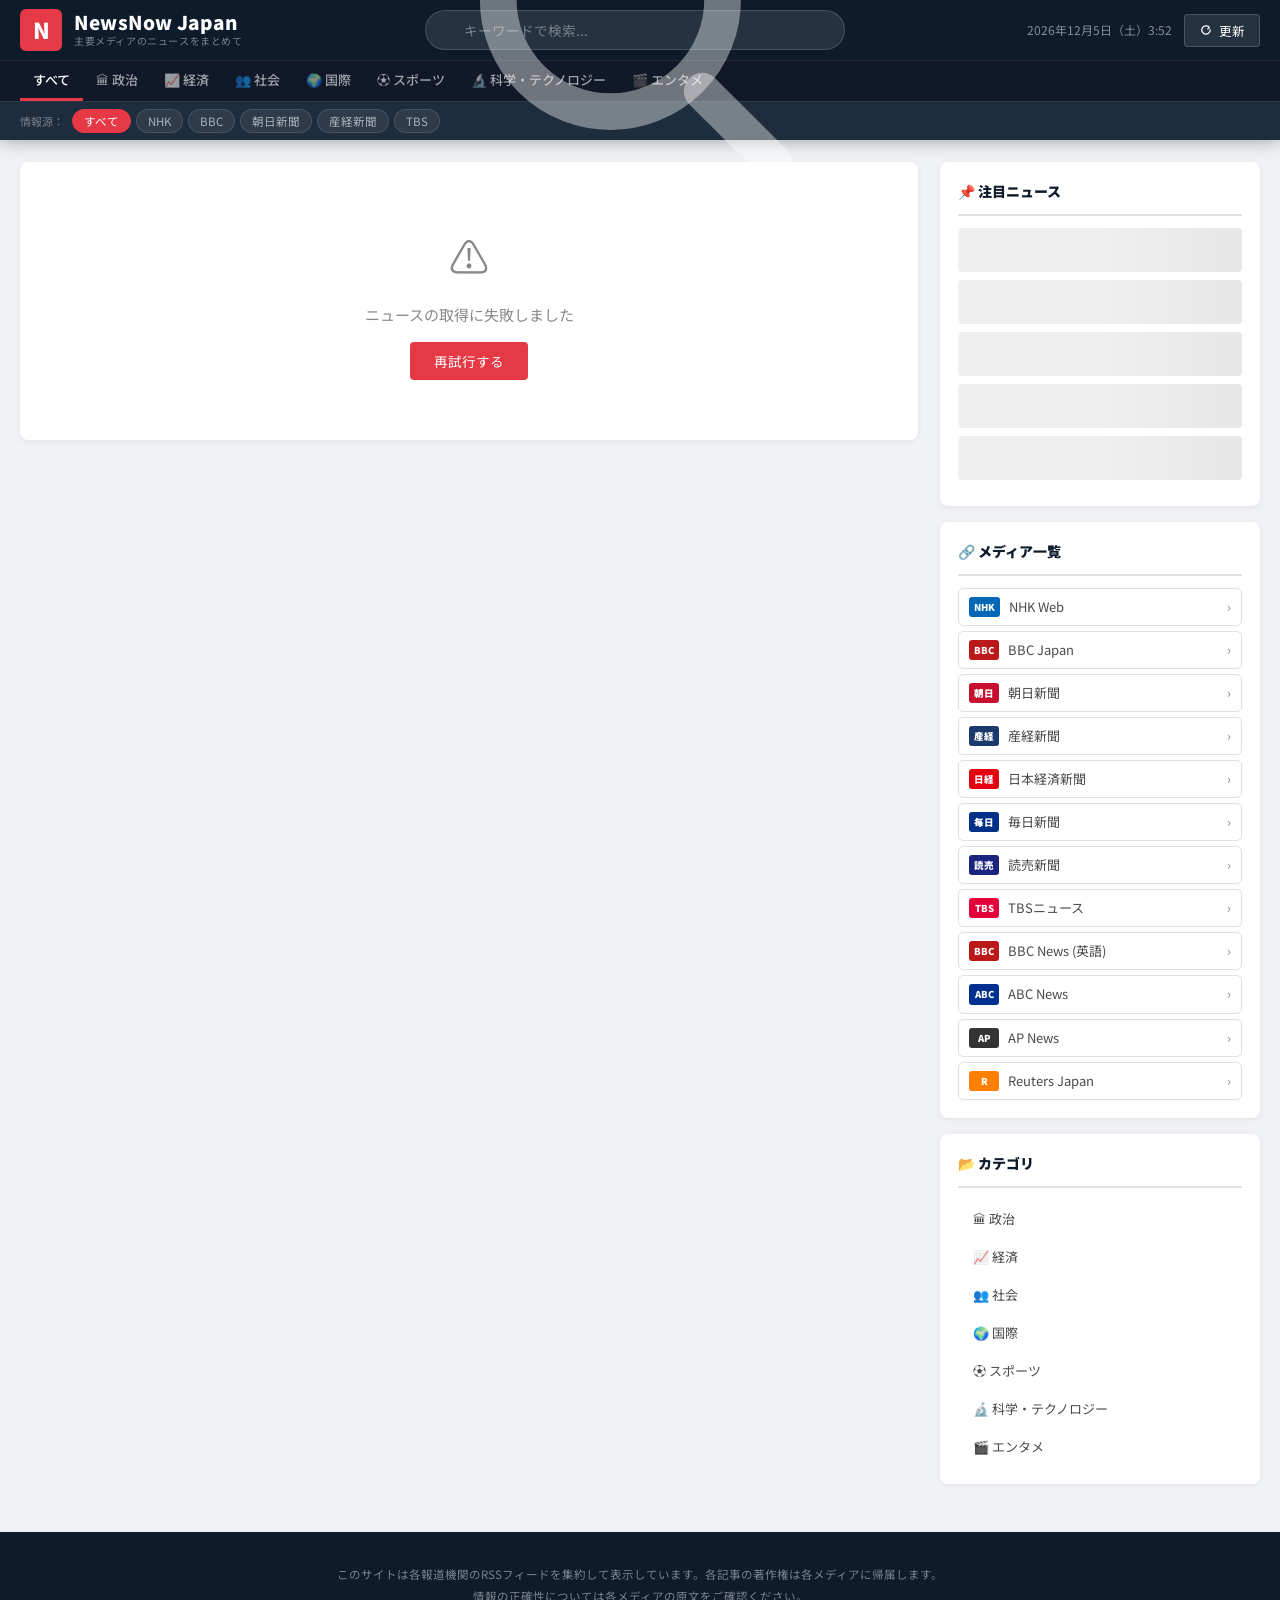
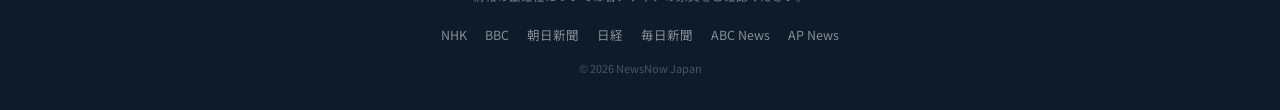
<file: news/index.html>
<!DOCTYPE html>
<html lang="ja">
<head>
  <meta charset="UTF-8">
  <meta name="viewport" content="width=device-width, initial-scale=1.0">
  <title>NewsNow Japan — 主要メディアの最新ニュース</title>
  <link rel="stylesheet" href="css/style.css">
  <link rel="preconnect" href="https://fonts.googleapis.com">
  <link rel="preconnect" href="https://fonts.gstatic.com" crossorigin>
  <link href="https://fonts.googleapis.com/css2?family=Noto+Sans+JP:wght@400;500;700;900&display=swap" rel="stylesheet">
</head>
<body>

  <!-- ヘッダー -->
  <header class="site-header">
    <div class="header-top">
      <div class="header-inner">
        <div class="logo">
          <div class="logo-mark">N</div>
          <div class="logo-text">
            <span class="logo-title">NewsNow Japan</span>
            <span class="logo-sub">主要メディアのニュースをまとめて</span>
          </div>
        </div>
        <div class="header-center">
          <div class="search-wrap">
            <svg class="search-icon" viewBox="0 0 20 20" fill="none"><circle cx="8.5" cy="8.5" r="5.5" stroke="currentColor" stroke-width="1.8"/><path d="M13 13l3.5 3.5" stroke="currentColor" stroke-width="1.8" stroke-linecap="round"/></svg>
            <input type="search" id="searchInput" placeholder="キーワードで検索..." class="search-input" autocomplete="off">
          </div>
        </div>
        <div class="header-right">
          <span id="currentDateTime" class="datetime"></span>
          <button class="refresh-btn" id="refreshBtn" title="ニュースを更新">
            <svg id="refreshIcon" viewBox="0 0 20 20" fill="none" width="14" height="14"><path d="M16 10a6 6 0 1 1-1.76-4.24" stroke="currentColor" stroke-width="1.8" stroke-linecap="round"/><path d="M14 5.5l.5 2.5-2.5.5" stroke="currentColor" stroke-width="1.5" stroke-linecap="round" stroke-linejoin="round"/></svg>
            更新
          </button>
        </div>
      </div>
    </div>

    <!-- カテゴリナビ -->
    <nav class="cat-nav">
      <div class="header-inner">
        <ul class="cat-list" id="catList">
          <li><button class="cat-btn active" data-cat="all">すべて</button></li>
          <li><button class="cat-btn" data-cat="politics">🏛 政治</button></li>
          <li><button class="cat-btn" data-cat="economy">📈 経済</button></li>
          <li><button class="cat-btn" data-cat="society">👥 社会</button></li>
          <li><button class="cat-btn" data-cat="international">🌍 国際</button></li>
          <li><button class="cat-btn" data-cat="sports">⚽ スポーツ</button></li>
          <li><button class="cat-btn" data-cat="science">🔬 科学・テクノロジー</button></li>
          <li><button class="cat-btn" data-cat="entertainment">🎬 エンタメ</button></li>
        </ul>
      </div>
    </nav>

    <!-- ソースバー -->
    <div class="source-bar">
      <div class="header-inner">
        <span class="source-label">情報源：</span>
        <div class="source-chips" id="sourceChips">
          <button class="src-chip active" data-src="all">すべて</button>
          <button class="src-chip" data-src="nhk">NHK</button>
          <button class="src-chip" data-src="bbc">BBC</button>
          <button class="src-chip" data-src="asahi">朝日新聞</button>
          <button class="src-chip" data-src="sankei">産経新聞</button>
          <button class="src-chip" data-src="tbs">TBS</button>
        </div>
        <span class="last-updated" id="lastUpdated"></span>
      </div>
    </div>
  </header>

  <!-- 速報バー -->
  <div class="breaking-bar" id="breakingBar" style="display:none">
    <span class="breaking-label">速報</span>
    <div class="breaking-ticker" id="breakingTicker"></div>
  </div>

  <main>
    <div class="layout">

      <!-- メインフィード -->
      <div class="main-feed">

        <!-- ローディング -->
        <div id="loadingState" class="loading-state">
          <div class="spinner"></div>
          <p>各メディアからニュースを取得中…</p>
        </div>

        <!-- エラー -->
        <div id="errorState" class="error-state" style="display:none">
          <div class="error-icon">⚠️</div>
          <p>ニュースの取得に失敗しました</p>
          <button class="retry-btn" onclick="fetchAllFeeds()">再試行する</button>
        </div>

        <!-- フィードエリア -->
        <div id="feedArea" style="display:none">
          <!-- 特集記事 -->
          <div id="featuredWrap" class="featured-wrap"></div>
          <!-- 記事グリッド -->
          <div id="newsGrid" class="news-grid"></div>
          <!-- もっと見る -->
          <div id="loadMoreWrap" class="load-more-wrap" style="display:none">
            <button id="loadMoreBtn" class="load-more-btn">さらに表示する</button>
          </div>
        </div>

      </div>

      <!-- サイドバー -->
      <aside class="sidebar">

        <!-- 注目ニュース -->
        <div class="side-card">
          <h3 class="side-title">📌 注目ニュース</h3>
          <ul id="trendingList" class="trending-list">
            <li class="skel-item"></li>
            <li class="skel-item"></li>
            <li class="skel-item"></li>
            <li class="skel-item"></li>
            <li class="skel-item"></li>
          </ul>
        </div>

        <!-- ニュースソース一覧 -->
        <div class="side-card">
          <h3 class="side-title">🔗 メディア一覧</h3>
          <ul class="media-list">
            <li><a href="https://www3.nhk.or.jp/news/" target="_blank" rel="noopener" class="media-link">
              <span class="media-logo ml-nhk">NHK</span>
              <span class="media-name">NHK Web</span>
              <span class="media-arrow">›</span>
            </a></li>
            <li><a href="https://www.bbc.com/japanese" target="_blank" rel="noopener" class="media-link">
              <span class="media-logo ml-bbc">BBC</span>
              <span class="media-name">BBC Japan</span>
              <span class="media-arrow">›</span>
            </a></li>
            <li><a href="https://www.asahi.com/" target="_blank" rel="noopener" class="media-link">
              <span class="media-logo ml-asahi">朝日</span>
              <span class="media-name">朝日新聞</span>
              <span class="media-arrow">›</span>
            </a></li>
            <li><a href="https://www.sankei.com/" target="_blank" rel="noopener" class="media-link">
              <span class="media-logo ml-sankei">産経</span>
              <span class="media-name">産経新聞</span>
              <span class="media-arrow">›</span>
            </a></li>
            <li><a href="https://www.nikkei.com/" target="_blank" rel="noopener" class="media-link">
              <span class="media-logo ml-nikkei">日経</span>
              <span class="media-name">日本経済新聞</span>
              <span class="media-arrow">›</span>
            </a></li>
            <li><a href="https://mainichi.jp/" target="_blank" rel="noopener" class="media-link">
              <span class="media-logo ml-mainichi">毎日</span>
              <span class="media-name">毎日新聞</span>
              <span class="media-arrow">›</span>
            </a></li>
            <li><a href="https://www.yomiuri.co.jp/" target="_blank" rel="noopener" class="media-link">
              <span class="media-logo ml-yomiuri">読売</span>
              <span class="media-name">読売新聞</span>
              <span class="media-arrow">›</span>
            </a></li>
            <li><a href="https://news.tbs.co.jp/" target="_blank" rel="noopener" class="media-link">
              <span class="media-logo ml-tbs">TBS</span>
              <span class="media-name">TBSニュース</span>
              <span class="media-arrow">›</span>
            </a></li>
            <li><a href="https://www.bbc.com/news" target="_blank" rel="noopener" class="media-link">
              <span class="media-logo ml-bbc">BBC</span>
              <span class="media-name">BBC News (英語)</span>
              <span class="media-arrow">›</span>
            </a></li>
            <li><a href="https://abcnews.go.com/" target="_blank" rel="noopener" class="media-link">
              <span class="media-logo ml-abc">ABC</span>
              <span class="media-name">ABC News</span>
              <span class="media-arrow">›</span>
            </a></li>
            <li><a href="https://apnews.com/" target="_blank" rel="noopener" class="media-link">
              <span class="media-logo ml-ap">AP</span>
              <span class="media-name">AP News</span>
              <span class="media-arrow">›</span>
            </a></li>
            <li><a href="https://jp.reuters.com/" target="_blank" rel="noopener" class="media-link">
              <span class="media-logo ml-reuters">R</span>
              <span class="media-name">Reuters Japan</span>
              <span class="media-arrow">›</span>
            </a></li>
          </ul>
        </div>

        <!-- カテゴリ別 -->
        <div class="side-card">
          <h3 class="side-title">📂 カテゴリ</h3>
          <ul class="cat-side-list">
            <li><a href="#" class="cat-side-btn" data-cat="politics">🏛 政治</a></li>
            <li><a href="#" class="cat-side-btn" data-cat="economy">📈 経済</a></li>
            <li><a href="#" class="cat-side-btn" data-cat="society">👥 社会</a></li>
            <li><a href="#" class="cat-side-btn" data-cat="international">🌍 国際</a></li>
            <li><a href="#" class="cat-side-btn" data-cat="sports">⚽ スポーツ</a></li>
            <li><a href="#" class="cat-side-btn" data-cat="science">🔬 科学・テクノロジー</a></li>
            <li><a href="#" class="cat-side-btn" data-cat="entertainment">🎬 エンタメ</a></li>
          </ul>
        </div>

      </aside>
    </div>
  </main>

  <footer class="site-footer">
    <div class="footer-inner">
      <p class="footer-note">
        このサイトは各報道機関のRSSフィードを集約して表示しています。各記事の著作権は各メディアに帰属します。<br>
        情報の正確性については各メディアの原文をご確認ください。
      </p>
      <div class="footer-links">
        <a href="https://www3.nhk.or.jp/news/" target="_blank" rel="noopener">NHK</a>
        <a href="https://www.bbc.com/japanese" target="_blank" rel="noopener">BBC</a>
        <a href="https://www.asahi.com/" target="_blank" rel="noopener">朝日新聞</a>
        <a href="https://www.nikkei.com/" target="_blank" rel="noopener">日経</a>
        <a href="https://mainichi.jp/" target="_blank" rel="noopener">毎日新聞</a>
        <a href="https://abcnews.go.com/" target="_blank" rel="noopener">ABC News</a>
        <a href="https://apnews.com/" target="_blank" rel="noopener">AP News</a>
      </div>
      <p class="footer-copy">&copy; 2026 NewsNow Japan</p>
    </div>
  </footer>

  <script src="js/app.js"></script>
</body>
</html>
</file>
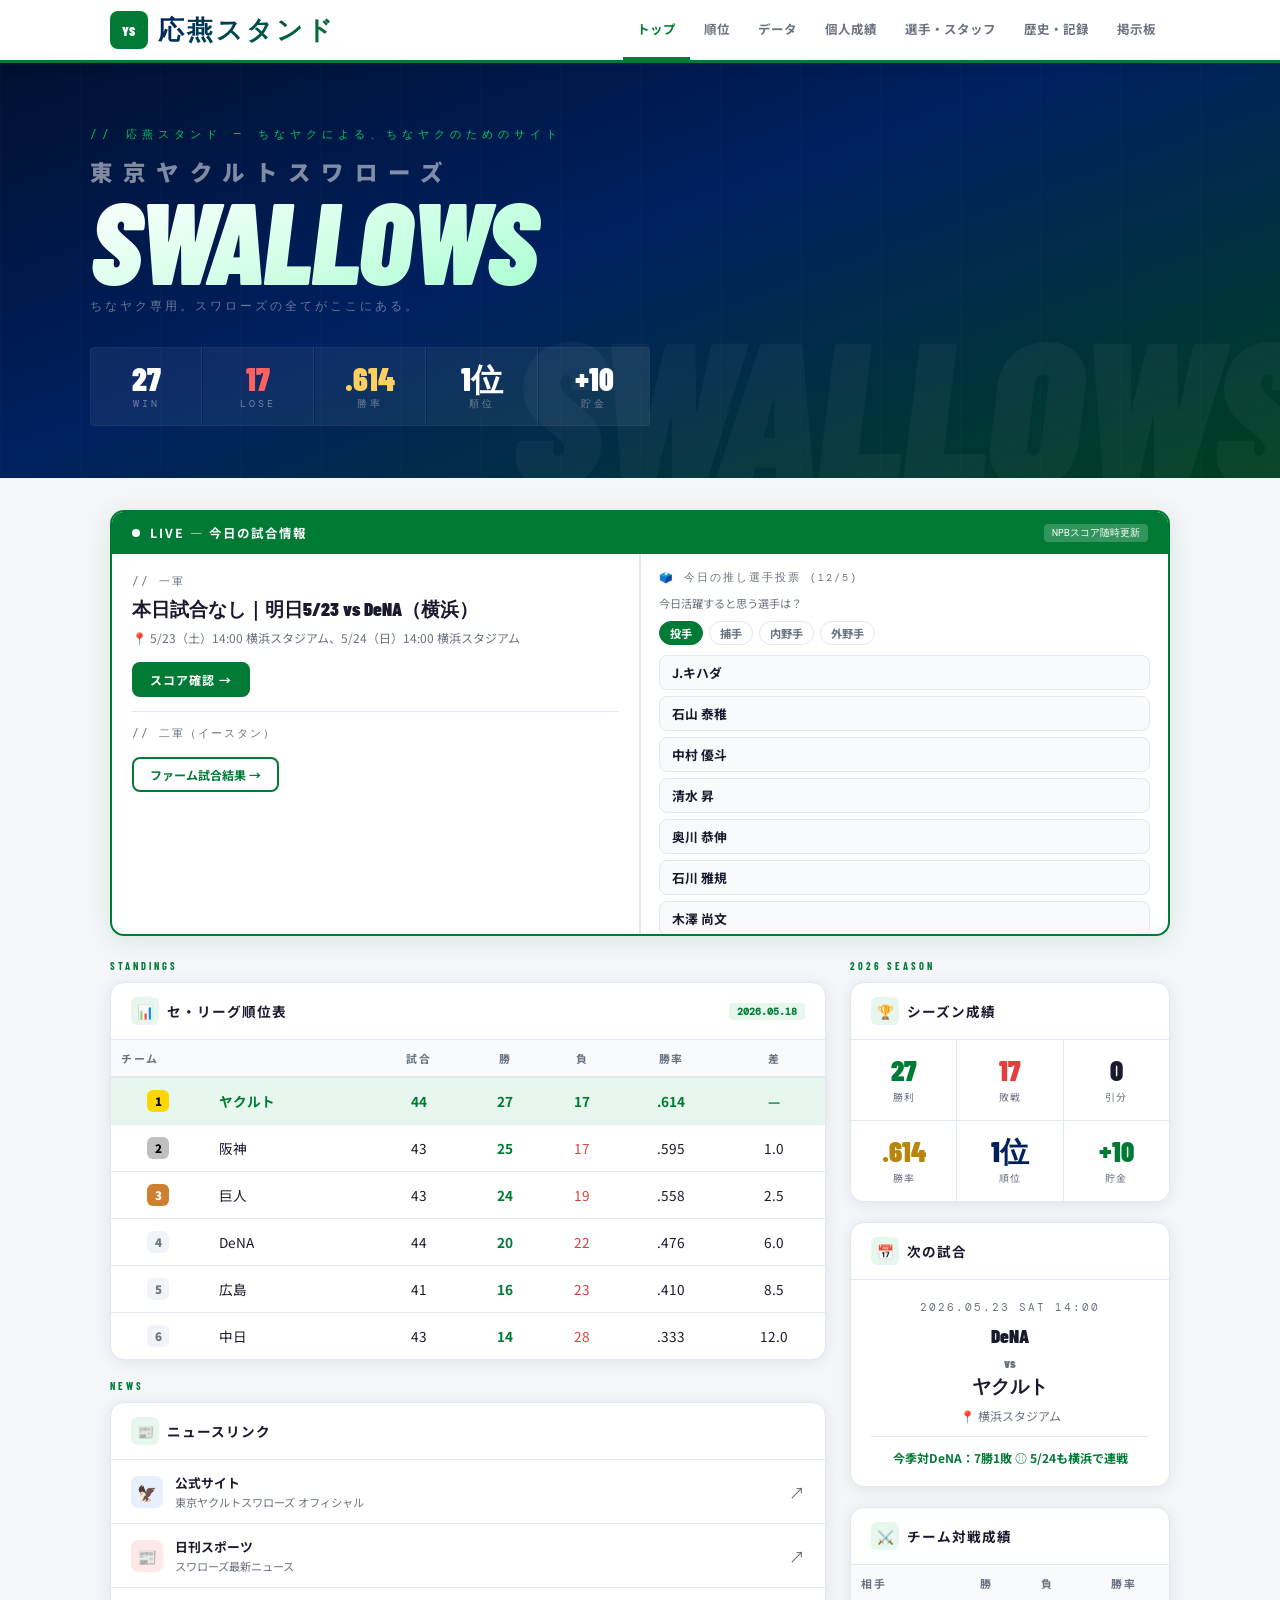
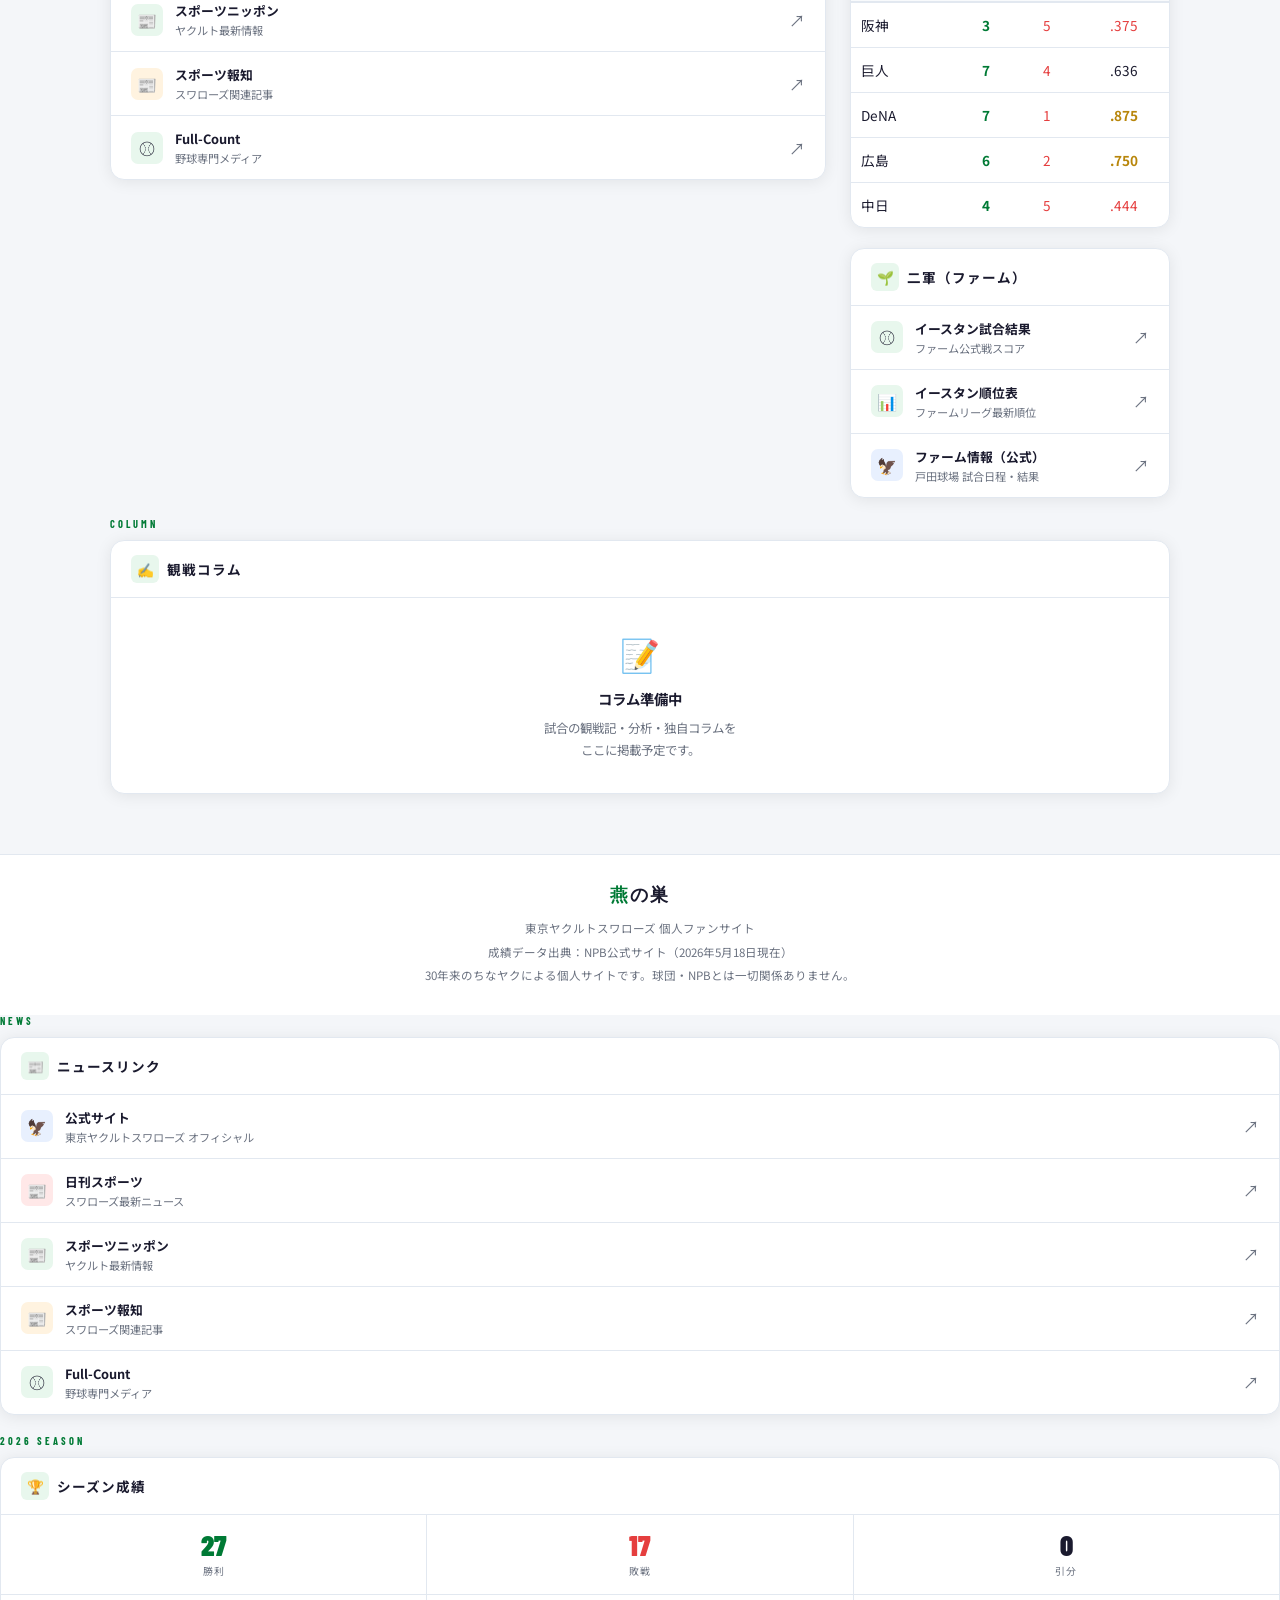
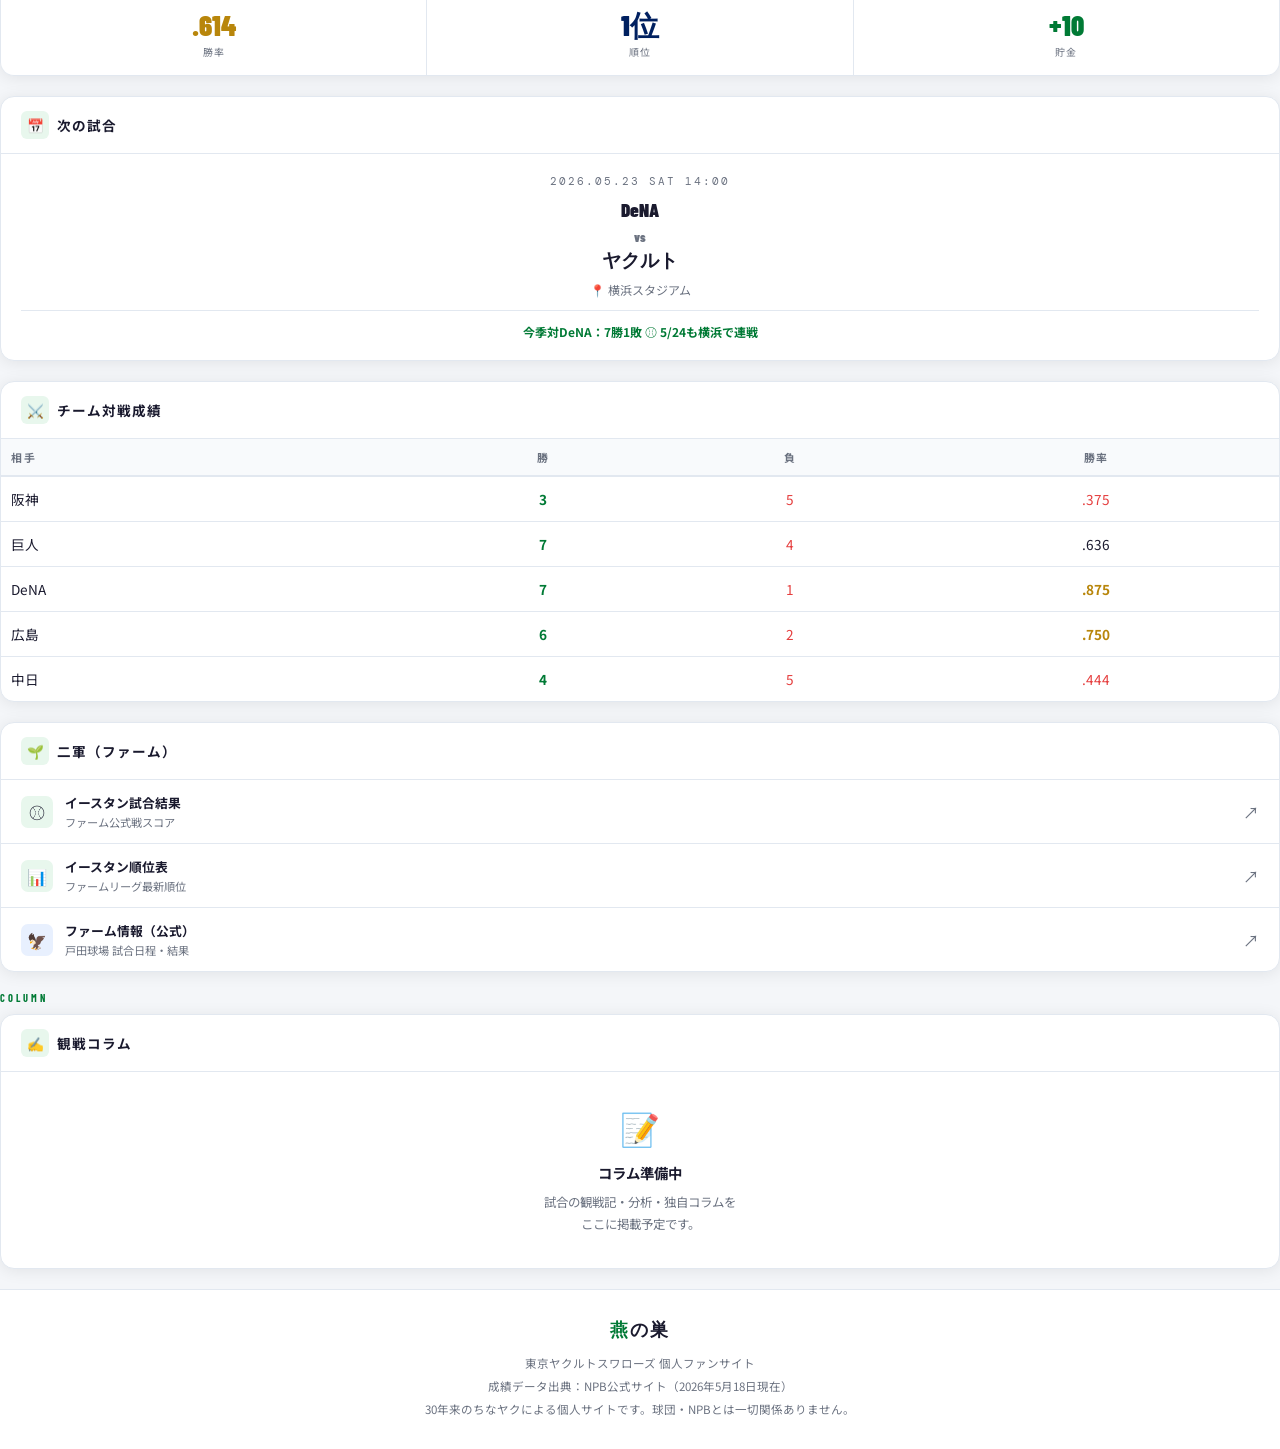
<file: swallows-fan-site-9.html>
<!DOCTYPE html>
<html lang="ja">
<head>
<meta charset="UTF-8">
<meta name="viewport" content="width=device-width, initial-scale=1.0">
<title>応燕スタンド — 東京ヤクルトスワローズ</title>
<link href="https://fonts.googleapis.com/css2?family=Barlow+Condensed:ital,wght@0,700;0,900;1,900&family=Noto+Sans+JP:wght@400;700;900&family=DM+Mono&family=Yuji+Syuku&display=swap" rel="stylesheet">
<style>
:root{
  --green:#007a35;
  --green-light:#00a84a;
  --green-pale:#e8f7ed;
  --green-mid:#c2ecd0;
  --navy:#002060;
  --navy-light:#1a3a7a;
  --gold:#b8860b;
  --gold-pale:#fdf6e3;
  --bg:#f4f6f9;
  --white:#ffffff;
  --text:#1a1a2e;
  --muted:#6b7280;
  --border:#e2e8f0;
  --shadow:0 2px 16px rgba(0,0,0,0.08);
  --shadow-lg:0 8px 40px rgba(0,0,0,0.12);
}
*{margin:0;padding:0;box-sizing:border-box;}
html{scroll-behavior:smooth;}
body{background:var(--bg);color:var(--text);font-family:'Noto Sans JP',sans-serif;min-height:100vh;}

/* ===== HEADER ===== */
header{
  background:var(--white);
  border-bottom:3px solid var(--green);
  position:sticky;top:0;z-index:200;
  box-shadow:0 2px 12px rgba(0,0,0,0.08);
}
.header-inner{
  max-width:1100px;margin:0 auto;padding:0 20px;
  display:flex;align-items:center;gap:0;height:60px;
}
.logo{display:flex;align-items:center;gap:10px;text-decoration:none;flex:1;}
.logo-mark{
  width:38px;height:38px;background:var(--green);border-radius:8px;
  display:flex;align-items:center;justify-content:center;
  font-family:'Barlow Condensed',sans-serif;font-size:0.85rem;font-weight:900;
  color:#fff;letter-spacing:1px;flex-shrink:0;
}
.logo-text{
  font-family:'Barlow Condensed',sans-serif;font-weight:900;
  font-size:1.6rem;color:var(--text);letter-spacing:3px;white-space:nowrap;
  background:linear-gradient(135deg, var(--navy) 0%, var(--green) 100%);
  -webkit-background-clip:text;-webkit-text-fill-color:transparent;
  background-clip:text;
}
nav{display:flex;align-items:stretch;}
.nav-btn{
  padding:0 14px;background:none;border:none;
  color:var(--muted);font-family:'Noto Sans JP',sans-serif;
  font-size:0.78rem;font-weight:700;letter-spacing:1px;
  cursor:pointer;border-bottom:3px solid transparent;
  transition:all .2s;white-space:nowrap;height:60px;
}
.nav-btn:hover{color:var(--green);}
.nav-btn.on{color:var(--green);border-bottom-color:var(--green);}

/* ===== TAB ===== */
.tab-panel{display:none;}
.tab-panel.on{display:block;}

/* ===== HERO ===== */
.hero{
  background:linear-gradient(160deg, #001030 0%, #002060 45%, #004020 100%);
  padding:64px 24px 52px;position:relative;overflow:hidden;
}
.hero::before{
  content:'';
  position:absolute;top:0;left:0;right:0;bottom:0;
  background:repeating-linear-gradient(
    90deg,
    rgba(255,255,255,0.015) 0px,
    rgba(255,255,255,0.015) 1px,
    transparent 1px,
    transparent 80px
  );
  pointer-events:none;
}
.hero::after{
  content:'SWALLOWS';
  position:absolute;right:-20px;bottom:-30px;
  font-family:'Barlow Condensed',sans-serif;font-weight:900;font-style:italic;
  font-size:clamp(6rem,16vw,14rem);color:rgba(255,255,255,0.04);
  letter-spacing:-4px;line-height:1;pointer-events:none;
}
.hero-inner{max-width:1100px;margin:0 auto;position:relative;}
.hero-eyebrow{
  font-family:'DM Mono',monospace;font-size:0.68rem;
  color:rgba(0,230,100,0.85);letter-spacing:5px;
  margin-bottom:18px;display:block;
}
.hero h1{
  margin-bottom:6px;line-height:1;
}
.hero h1 .line1{
  display:block;
  font-family:'Noto Sans JP',sans-serif;
  font-weight:900;
  font-size:clamp(0.85rem,2.2vw,1.4rem);
  letter-spacing:0.5em;
  color:rgba(255,255,255,0.5);
  margin-bottom:6px;
}
.hero h1 .line2{
  display:block;
  font-family:'Barlow Condensed',sans-serif;
  font-weight:900;
  font-style:italic;
  font-size:clamp(3.2rem,9vw,7.5rem);
  letter-spacing:-2px;
  line-height:0.9;
  background:linear-gradient(160deg, #ffffff 0%, #a0ffcc 60%, #00e87a 100%);
  -webkit-background-clip:text;
  -webkit-text-fill-color:transparent;
  background-clip:text;
  text-transform:uppercase;
}
.hero h1 .line3{
  display:block;
  font-family:'Barlow Condensed',sans-serif;
  font-weight:900;
  font-style:italic;
  font-size:clamp(1.8rem,5vw,4rem);
  letter-spacing:6px;
  line-height:1.1;
  -webkit-text-stroke:1.5px rgba(255,255,255,0.35);
  -webkit-text-fill-color:transparent;
  color:transparent;
  text-transform:uppercase;
  margin-top:4px;
}
.hero-sub{color:rgba(255,255,255,0.4);font-size:0.75rem;margin-bottom:32px;letter-spacing:3px;font-family:'DM Mono',monospace;}
.hero-kpi{
  display:flex;gap:1px;flex-wrap:wrap;
  border:1px solid rgba(255,255,255,0.1);
  border-radius:4px;overflow:hidden;
  max-width:560px;
}
.kpi-card{
  flex:1;min-width:80px;padding:14px 16px;
  text-align:center;
  background:rgba(255,255,255,0.06);
  border-right:1px solid rgba(255,255,255,0.08);
}
.kpi-card:last-child{border-right:none;}
.kpi-num{
  font-family:'Barlow Condensed',sans-serif;font-weight:900;
  font-size:2rem;color:#fff;line-height:1;display:block;
}
.kpi-num.gold{color:#ffd060;}
.kpi-num.red{color:#ff6060;}
.kpi-label{font-size:0.6rem;color:rgba(255,255,255,0.4);letter-spacing:3px;margin-top:3px;font-family:'DM Mono',monospace;}
.hero-note{font-size:0.7rem;color:rgba(255,255,255,0.4);margin-top:16px;font-family:'DM Mono',monospace;}

/* ===== WRAP & GRID ===== */
.wrap{max-width:1100px;margin:0 auto;padding:32px 20px;}
.grid-2{display:grid;grid-template-columns:1fr 320px;gap:24px;}
@media(max-width:780px){.grid-2{grid-template-columns:1fr;}}

/* ===== SECTION LABEL ===== */
.sec-label{
  font-family:'Barlow Condensed',sans-serif;font-weight:700;
  font-size:0.65rem;letter-spacing:3px;color:var(--green);
  margin-bottom:10px;
}
.sec-heading{
  font-family:'Barlow Condensed',sans-serif;font-weight:900;
  font-size:1.4rem;color:var(--text);margin-bottom:20px;
}

/* ===== CARD ===== */
.card{
  background:var(--white);border-radius:14px;
  box-shadow:var(--shadow);overflow:hidden;margin-bottom:20px;
  border:1px solid var(--border);
}
.card-head{
  padding:14px 20px;display:flex;align-items:center;gap:8px;
  border-bottom:1px solid var(--border);
}
.card-head-icon{
  width:28px;height:28px;border-radius:6px;
  background:var(--green-pale);
  display:flex;align-items:center;justify-content:center;
  font-size:0.85rem;flex-shrink:0;
}
.card-head h2{font-size:0.85rem;font-weight:700;color:var(--text);letter-spacing:1px;}
.card-badge{
  margin-left:auto;background:var(--green-pale);color:var(--green);
  font-size:0.65rem;font-weight:700;padding:2px 8px;border-radius:4px;
  font-family:'DM Mono',monospace;white-space:nowrap;
}

/* ===== TABLE ===== */
.tbl{width:100%;border-collapse:collapse;font-size:0.85rem;}
.tbl th{
  padding:10px 10px;background:#f8fafc;
  font-size:0.68rem;color:var(--muted);letter-spacing:1.5px;
  border-bottom:2px solid var(--border);text-align:center;
  white-space:nowrap;font-weight:700;
}
.tbl th.l{text-align:left;}
.tbl td{
  padding:12px 10px;border-bottom:1px solid var(--border);
  text-align:center;white-space:nowrap;
}
.tbl td.l{text-align:left;}
.tbl tr:last-child td{border-bottom:none;}
.tbl tr.ys{background:var(--green-pale);}
.tbl tr.ys td{color:var(--green);font-weight:700;}
.tbl tr:hover:not(.ys){background:#fafbfc;}
.win{color:var(--green);font-weight:700;}
.lose{color:#e53e3e;}
.hi{color:var(--gold);font-weight:700;}
.rk{
  display:inline-flex;align-items:center;justify-content:center;
  width:22px;height:22px;border-radius:6px;
  font-size:0.72rem;font-weight:900;margin-right:4px;
}
.rk1{background:#ffd700;color:#000;}
.rk2{background:#c0c0c0;color:#000;}
.rk3{background:#cd7f32;color:#fff;}
.rk4,.rk5,.rk6{background:#f1f5f9;color:var(--muted);}

/* ===== LIVE SECTION ===== */
.live-card{
  background:var(--white);border:2px solid var(--green);
  border-radius:14px;overflow:hidden;margin-bottom:24px;
  box-shadow:0 4px 24px rgba(0,122,53,0.12);
}
.live-head{
  background:var(--green);padding:12px 20px;
  display:flex;align-items:center;gap:10px;
}
.live-dot{
  width:8px;height:8px;border-radius:50%;background:#fff;
  animation:blink 1.4s infinite;
}
@keyframes blink{0%,100%{opacity:1;}50%{opacity:.3;}}
.live-label{font-size:0.78rem;font-weight:700;color:#fff;letter-spacing:2px;}
.live-badge{margin-left:auto;background:rgba(255,255,255,0.2);color:#fff;font-size:0.65rem;padding:2px 8px;border-radius:4px;font-family:'DM Mono',monospace;}
.live-body{display:grid;grid-template-columns:1fr 1fr;}
@media(max-width:640px){.live-body{grid-template-columns:1fr;}}

/* ===== MOBILE ===== */
@media(max-width:640px){
  .header-inner{height:auto;flex-direction:column;padding:10px 12px;gap:0;}
  .logo{width:100%;padding:8px 0 6px;}
  nav{width:100%;overflow-x:auto;-webkit-overflow-scrolling:touch;
      display:flex;flex-wrap:nowrap;border-top:1px solid var(--border);}
  .nav-btn{padding:0 10px;font-size:0.72rem;height:40px;white-space:nowrap;flex-shrink:0;}
  .hero{padding:36px 16px 32px;}
  .hero h1{font-size:clamp(2rem,10vw,3.5rem);}
  .hero-kpi{gap:1px;}
  .kpi-card{padding:10px 6px;min-width:55px;}
  .kpi-num{font-size:1.4rem;}
  .kpi-label{font-size:0.5rem;letter-spacing:1px;}
  .wrap{padding:16px 12px;}
  .card-head{padding:12px 14px;}
  .tbl{font-size:0.76rem;}
  .tbl th{padding:8px 5px;font-size:0.6rem;}
  .tbl td{padding:9px 5px;}
  .live-right{border-left:none!important;border-top:1px solid var(--border);}
  .rec-num{font-size:1.4rem;}
  .bbs-form{padding:16px 14px;}
  .post-item{padding:14px;}
  .sec-heading{font-size:1.1rem;}
  .live-match{font-size:1rem;}
  .legends-grid{grid-template-columns:1fr 1fr;}
}
.live-left,.live-right{padding:20px;}
.live-left{border-right:1px solid var(--border);}
.live-sub{font-size:0.68rem;color:var(--muted);letter-spacing:2px;margin-bottom:8px;font-family:'DM Mono',monospace;}
.live-match{font-family:'Barlow Condensed',sans-serif;font-weight:900;font-size:1.2rem;margin-bottom:6px;color:var(--text);}
.live-venue{font-size:0.75rem;color:var(--muted);margin-bottom:16px;}
.btn-green{
  display:inline-block;background:var(--green);color:#fff;
  font-size:0.75rem;font-weight:700;padding:9px 18px;border-radius:8px;
  text-decoration:none;letter-spacing:1px;transition:background .2s;
}
.btn-green:hover{background:var(--green-light);}
.btn-outline{
  display:inline-block;border:2px solid var(--green);color:var(--green);
  font-size:0.75rem;font-weight:700;padding:7px 16px;border-radius:8px;
  text-decoration:none;margin-top:8px;transition:all .2s;
}
.btn-outline:hover{background:var(--green-pale);}

/* ===== RECORD GRID ===== */
.rec-grid{display:grid;grid-template-columns:repeat(3,1fr);gap:1px;background:var(--border);}
.rec-cell{background:var(--white);padding:16px 8px;text-align:center;}
.rec-num{font-family:'Barlow Condensed',sans-serif;font-weight:900;font-size:1.8rem;line-height:1;display:block;}
.rec-num.g{color:var(--green);}
.rec-num.r{color:#e53e3e;}
.rec-num.gold{color:var(--gold);}
.rec-num.b{color:var(--navy);}
.rec-lbl{font-size:0.62rem;color:var(--muted);margin-top:4px;letter-spacing:1px;}

/* ===== NEXT BOX ===== */
.next-box{padding:20px;text-align:center;}
.next-date{font-size:0.7rem;color:var(--muted);letter-spacing:2px;margin-bottom:10px;font-family:'DM Mono',monospace;}
.next-vs{font-family:'Barlow Condensed',sans-serif;font-weight:900;font-size:1.2rem;line-height:1.3;margin-bottom:8px;}
.next-venue{font-size:0.75rem;color:var(--muted);}
.next-rec{font-size:0.75rem;color:var(--green);font-weight:700;margin-top:12px;padding-top:12px;border-top:1px solid var(--border);}

/* ===== LINK ITEM ===== */
.link-item{
  display:flex;align-items:center;gap:12px;padding:13px 20px;
  border-bottom:1px solid var(--border);text-decoration:none;color:var(--text);
  transition:background .15s;
}
.link-item:last-child{border-bottom:none;}
.link-item:hover{background:var(--green-pale);}
.link-ico{width:32px;height:32px;border-radius:7px;display:flex;align-items:center;justify-content:center;font-size:1rem;flex-shrink:0;}
.link-src{font-size:0.8rem;font-weight:700;margin-bottom:2px;}
.link-desc{font-size:0.7rem;color:var(--muted);}
.link-arr{color:var(--muted);margin-left:auto;}

/* ===== TIMELINE ===== */
.timeline{padding:4px 20px;}
.tl-row{display:flex;gap:16px;padding:18px 0;border-bottom:1px solid var(--border);}
.tl-row:last-child{border-bottom:none;}
.tl-year{font-family:'Barlow Condensed',sans-serif;font-weight:900;font-size:1.2rem;color:var(--navy);width:52px;flex-shrink:0;text-align:right;padding-top:2px;}
.tl-line{width:2px;background:var(--green-mid);flex-shrink:0;position:relative;}
.tl-line::before{content:'';position:absolute;top:5px;left:50%;transform:translateX(-50%);width:8px;height:8px;border-radius:50%;background:var(--green);border:2px solid #fff;box-shadow:0 0 0 2px var(--green);}
.tl-content{flex:1;}
.tl-tag{display:inline-block;font-size:0.65rem;font-weight:700;padding:2px 8px;border-radius:4px;margin-bottom:6px;letter-spacing:1px;}
.tl-tag.ch{background:var(--green-pale);color:var(--green);}
.tl-tag.ev{background:#e8f0fe;color:var(--navy);}
.tl-tag.re{background:var(--gold-pale);color:var(--gold);}
.tl-tag.now{background:var(--green);color:#fff;}
.tl-title{font-weight:700;font-size:0.9rem;margin-bottom:4px;color:var(--text);}
.tl-desc{font-size:0.78rem;color:var(--muted);line-height:1.7;}

/* ===== LEGENDS ===== */
.legends-grid{display:grid;grid-template-columns:repeat(auto-fill,minmax(200px,1fr));gap:12px;padding:20px;}
.legend-card{
  background:var(--bg);border:1px solid var(--border);border-radius:10px;
  padding:14px;display:flex;gap:12px;align-items:flex-start;
  transition:all .2s;
}
.legend-card:hover{border-color:var(--green);background:var(--green-pale);transform:translateY(-2px);}
.legend-num{font-family:'Barlow Condensed',sans-serif;font-weight:900;font-size:1.8rem;color:var(--gold);line-height:1;min-width:32px;text-align:center;}
.legend-name{font-weight:700;font-size:0.9rem;margin-bottom:2px;}
.legend-pos{font-size:0.7rem;color:var(--muted);}
.legend-note{font-size:0.7rem;color:var(--green);margin-top:4px;font-weight:700;}

/* ===== BBS ===== */
.bbs-form{background:var(--white);border:1px solid var(--border);border-radius:14px;padding:20px;margin-bottom:20px;box-shadow:var(--shadow);}
.bbs-label{font-size:0.72rem;color:var(--muted);letter-spacing:1px;margin-bottom:6px;display:block;font-weight:700;}
.bbs-input{width:100%;background:#f8fafc;border:1px solid var(--border);border-radius:8px;color:var(--text);padding:10px 14px;font-size:0.86rem;font-family:'Noto Sans JP',sans-serif;outline:none;transition:border-color .2s;margin-bottom:12px;}
.bbs-input:focus{border-color:var(--green);background:#fff;}
textarea.bbs-input{resize:vertical;min-height:80px;}
.bbs-submit{background:var(--green);color:#fff;border:none;border-radius:8px;padding:10px 24px;font-weight:700;font-size:0.86rem;cursor:pointer;font-family:'Noto Sans JP',sans-serif;transition:background .2s;}
.bbs-submit:hover{background:var(--green-light);}
.post-list{display:flex;flex-direction:column;gap:12px;}
.post-item{background:var(--white);border:1px solid var(--border);border-radius:12px;padding:16px;box-shadow:var(--shadow);}
.post-header{display:flex;align-items:center;gap:10px;margin-bottom:10px;}
.post-avatar{width:36px;height:36px;border-radius:8px;display:flex;align-items:center;justify-content:center;font-weight:700;font-size:0.9rem;flex-shrink:0;color:#fff;}
.post-name{font-weight:700;font-size:0.86rem;}
.post-tag{background:var(--green-pale);color:var(--green);font-size:0.65rem;font-weight:700;padding:1px 7px;border-radius:4px;margin-left:6px;}
.post-time{font-family:'DM Mono',monospace;font-size:0.65rem;color:var(--muted);margin-left:auto;}
.post-body{font-size:0.86rem;line-height:1.75;}
.post-like{display:flex;align-items:center;gap:8px;margin-top:10px;padding-top:10px;border-top:1px solid var(--border);}
.like-btn{background:none;border:1px solid var(--border);border-radius:6px;padding:4px 12px;color:var(--muted);font-size:0.72rem;cursor:pointer;font-family:'Noto Sans JP',sans-serif;transition:all .15s;}
.like-btn:hover,.like-btn.liked{border-color:var(--green);color:var(--green);}
.like-count{font-size:0.72rem;color:var(--muted);font-family:'DM Mono',monospace;}

/* ===== FOOTER ===== */
footer{border-top:1px solid var(--border);background:var(--white);padding:28px 20px;text-align:center;margin-top:8px;}
.ft-logo{font-family:'Barlow Condensed',sans-serif;font-weight:900;font-size:1.1rem;letter-spacing:2px;color:var(--text);margin-bottom:10px;}
.ft-logo span{color:var(--green);}
footer p{font-size:0.72rem;color:var(--muted);line-height:2;}
footer a{color:var(--muted);text-decoration:none;}
footer a:hover{color:var(--green);}

/* ===== VOTE ===== */
.vote-btn{
  display:flex;align-items:center;justify-content:space-between;
  background:#f8fafc;border:1px solid var(--border);border-radius:8px;
  padding:10px 14px;cursor:pointer;font-family:'Noto Sans JP',sans-serif;
  font-size:0.85rem;font-weight:700;color:var(--text);
  transition:all .2s;width:100%;text-align:left;
}
.vote-btn:hover{border-color:var(--green);background:var(--green-pale);}
.vote-btn.voted{border-color:var(--green);background:var(--green-pale);color:var(--green);}
.vote-bar-wrap{background:var(--border);border-radius:4px;height:6px;flex:1;margin:0 10px;}
.vote-bar{background:var(--green);border-radius:4px;height:6px;transition:width .5s ease;}
.vote-pct{font-family:'DM Mono',monospace;font-size:0.72rem;color:var(--muted);min-width:30px;text-align:right;}

/* ===== ANIM ===== */
@keyframes fadeUp{from{opacity:0;transform:translateY(12px);}to{opacity:1;transform:translateY(0);}}
.tab-panel.on .card,.tab-panel.on .live-card{animation:fadeUp .35s ease both;}
.tab-panel.on .card:nth-child(2){animation-delay:.07s;}
.tab-panel.on .card:nth-child(3){animation-delay:.14s;}
</style>
</head>
<body>

<header>
  <div class="header-inner">
    <a class="logo" href="#">
      <div class="logo-mark">YS</div>
      <div class="logo-text">応燕スタンド</div>
    </a>
    <nav>
      <button class="nav-btn on" onclick="switchTab('top',this)">トップ</button>
      <button class="nav-btn" onclick="switchTab('standings',this)">順位</button>
      <button class="nav-btn" onclick="switchTab('data',this)">データ</button>
      <button class="nav-btn" onclick="switchTab('players',this)">個人成績</button>
      <button class="nav-btn" onclick="switchTab('roster',this)">選手・スタッフ</button>
      <button class="nav-btn" onclick="switchTab('history',this)">歴史・記録</button>
      <button class="nav-btn" onclick="switchTab('bbs',this)">掲示板</button>
    </nav>
  </div>
</header>

<!-- TOP -->
<div id="tab-top" class="tab-panel on">
  <div class="hero">
    <div class="hero-inner">
      <span class="hero-eyebrow">// 応燕スタンド — ちなヤクによる、ちなヤクのためのサイト</span>
      <h1>
        <span class="line1">東京ヤクルトスワローズ</span>
        <span class="line2">SWALLOWS</span>
        
      </h1>
      <p class="hero-sub">ちなヤク専用。スワローズの全てがここにある。</p>
      <div class="hero-kpi">
        <div class="kpi-card"><span class="kpi-num">27</span><div class="kpi-label">WIN</div></div>
        <div class="kpi-card"><span class="kpi-num red">17</span><div class="kpi-label">LOSE</div></div>
        <div class="kpi-card"><span class="kpi-num gold">.614</span><div class="kpi-label">勝率</div></div>
        <div class="kpi-card"><span class="kpi-num">1位</span><div class="kpi-label">順位</div></div>
        <div class="kpi-card"><span class="kpi-num">+10</span><div class="kpi-label">貯金</div></div>
      </div>

    </div>
  </div>

  <div class="wrap">
    <div class="live-card">
      <div class="live-head">
        <div class="live-dot"></div>
        <span class="live-label">LIVE — 今日の試合情報</span>
        <span class="live-badge">NPBスコア随時更新</span>
      </div>
      <div class="live-body" style="grid-template-columns:1fr 1fr;">
        <div class="live-left">
          <div class="live-sub">// 一軍</div>
          <div class="live-match">本日試合なし｜明日5/23 vs DeNA（横浜）</div>
          <div class="live-venue">📍 5/23（土）14:00 横浜スタジアム、5/24（日）14:00 横浜スタジアム</div>
          <a href="https://npb.jp/scores/" target="_blank" class="btn-green">スコア確認 →</a>
          <div style="margin-top:14px;padding-top:14px;border-top:1px solid var(--border);">
            <div class="live-sub">// 二軍（イースタン）</div>
            <a href="https://npb.jp/farm/" target="_blank" class="btn-outline">ファーム試合結果 →</a>
          </div>
        </div>
        <div class="live-right" style="border-left:1px solid var(--border);padding:16px 18px;overflow-y:auto;max-height:380px;">
          <div class="live-sub" style="margin-bottom:10px;">🗳️ 今日の推し選手投票 <span id="vote-date" style="color:var(--muted);font-size:0.65rem;"></span></div>
          <div style="font-size:0.7rem;color:var(--muted);margin-bottom:10px;">今日活躍すると思う選手は？</div>
          <div id="vote-tabs" style="display:flex;gap:6px;margin-bottom:10px;flex-wrap:wrap;"></div>
          <div id="vote-list" style="display:flex;flex-direction:column;gap:6px;"></div>
          <div id="vote-result" style="display:none;margin-top:10px;font-size:0.7rem;color:var(--muted);"></div>
        </div>
      </div>
    </div>

    <div class="grid-2">
      <div>
        <div class="sec-label">STANDINGS</div>
        <div class="card">
          <div class="card-head"><div class="card-head-icon">📊</div><h2>セ・リーグ順位表</h2><span class="card-badge">2026.05.18</span></div>
          <div style="overflow-x:auto;">
            <table class="tbl" style="min-width:360px;">
              <thead><tr><th class="l" colspan="2">チーム</th><th>試合</th><th>勝</th><th>負</th><th>勝率</th><th>差</th></tr></thead>
              <tbody><tr class="ys"><td><span class="rk rk1">1</span></td><td class="l">ヤクルト</td><td>44</td><td class="win">27</td><td class="lose">17</td><td>.614</td><td>—</td></tr>
                <tr><td><span class="rk rk2">2</span></td><td class="l">阪神</td><td>43</td><td class="win">25</td><td class="lose">17</td><td>.595</td><td>1.0</td></tr>
                <tr><td><span class="rk rk3">3</span></td><td class="l">巨人</td><td>43</td><td class="win">24</td><td class="lose">19</td><td>.558</td><td>2.5</td></tr>
                <tr><td><span class="rk rk4">4</span></td><td class="l">DeNA</td><td>44</td><td class="win">20</td><td class="lose">22</td><td>.476</td><td>6.0</td></tr>
                <tr><td><span class="rk rk5">5</span></td><td class="l">広島</td><td>41</td><td class="win">16</td><td class="lose">23</td><td>.410</td><td>8.5</td></tr>
                <tr><td><span class="rk rk6">6</span></td><td class="l">中日</td><td>43</td><td class="win">14</td><td class="lose">28</td><td>.333</td><td>12.0</td></tr></tbody>
            </table>
          </div>
        </div>

        <div class="sec-label">NEWS</div>
        <div class="card">
          <div class="card-head"><div class="card-head-icon">📰</div><h2>ニュースリンク</h2></div>
          <a class="link-item" href="https://www.yakult-swallows.co.jp/" target="_blank"><div class="link-ico" style="background:#e8f0fe;">🦅</div><div><div class="link-src">公式サイト</div><div class="link-desc">東京ヤクルトスワローズ オフィシャル</div></div><div class="link-arr">↗</div></a>
          <a class="link-item" href="https://www.nikkansports.com/baseball/professional/yakult/" target="_blank"><div class="link-ico" style="background:#ffe8e8;">📰</div><div><div class="link-src">日刊スポーツ</div><div class="link-desc">スワローズ最新ニュース</div></div><div class="link-arr">↗</div></a>
          <a class="link-item" href="https://www.sponichi.co.jp/baseball/npb/yakult/" target="_blank"><div class="link-ico" style="background:#e8f7ed;">📰</div><div><div class="link-src">スポーツニッポン</div><div class="link-desc">ヤクルト最新情報</div></div><div class="link-arr">↗</div></a>
          <a class="link-item" href="https://hochi.news/baseball/yakult/" target="_blank"><div class="link-ico" style="background:#fff3e0;">📰</div><div><div class="link-src">スポーツ報知</div><div class="link-desc">スワローズ関連記事</div></div><div class="link-arr">↗</div></a>
          <a class="link-item" href="https://full-count.jp/category/npb/swallows/" target="_blank"><div class="link-ico" style="background:#e8f7ed;">⚾</div><div><div class="link-src">Full-Count</div><div class="link-desc">野球専門メディア</div></div><div class="link-arr">↗</div></a>
        </div>
      </div>

      <div>
        <div class="sec-label">2026 SEASON</div>
        <div class="card">
          <div class="card-head"><div class="card-head-icon">🏆</div><h2>シーズン成績</h2></div>
          <div class="rec-grid">
            <div class="rec-cell"><span class="rec-num g">27</span><div class="rec-lbl">勝利</div></div>
            <div class="rec-cell"><span class="rec-num r">17</span><div class="rec-lbl">敗戦</div></div>
            <div class="rec-cell"><span class="rec-num">0</span><div class="rec-lbl">引分</div></div>
            <div class="rec-cell"><span class="rec-num gold">.614</span><div class="rec-lbl">勝率</div></div>
            <div class="rec-cell"><span class="rec-num b">1位</span><div class="rec-lbl">順位</div></div>
            <div class="rec-cell"><span class="rec-num g">+10</span><div class="rec-lbl">貯金</div></div>
          </div>
        </div>

        <div class="card">
          <div class="card-head"><div class="card-head-icon">📅</div><h2>次の試合</h2></div>
          <div class="next-box">
            <div class="next-date">2026.05.23 SAT 14:00</div>
            <div class="next-vs">DeNA<br><span style="font-size:0.8rem;color:var(--muted);">vs</span><br>ヤクルト</div>
            <div class="next-venue">📍 横浜スタジアム</div>
            <div class="next-rec">今季対DeNA：7勝1敗 ⚾ 5/24も横浜で連戦</div>
          </div>
        </div>

        <div class="card">
          <div class="card-head"><div class="card-head-icon">⚔️</div><h2>チーム対戦成績</h2></div>
          <div style="overflow-x:auto;">
            <table class="tbl">
              <thead><tr><th class="l">相手</th><th>勝</th><th>負</th><th>勝率</th></tr></thead>
              <tbody>
                <tr><td class="l">阪神</td><td class="win">3</td><td class="lose">5</td><td class="lose">.375</td></tr>
                <tr><td class="l">巨人</td><td class="win">7</td><td class="lose">4</td><td>.636</td></tr>
                <tr><td class="l">DeNA</td><td class="win">7</td><td class="lose">1</td><td class="hi">.875</td></tr>
                <tr><td class="l">広島</td><td class="win">6</td><td class="lose">2</td><td class="hi">.750</td></tr>
                <tr><td class="l">中日</td><td class="win">4</td><td class="lose">5</td><td class="lose">.444</td></tr>
              </tbody>
            </table>
          </div>
        </div>

        <div class="card">
          <div class="card-head"><div class="card-head-icon">🌱</div><h2>二軍（ファーム）</h2></div>
          <a class="link-item" href="https://npb.jp/farm/" target="_blank"><div class="link-ico" style="background:#e8f7ed;">⚾</div><div><div class="link-src">イースタン試合結果</div><div class="link-desc">ファーム公式戦スコア</div></div><div class="link-arr">↗</div></a>
          <a class="link-item" href="https://npb.jp/bis/2026/leagues/index_el.html" target="_blank"><div class="link-ico" style="background:#e8f7ed;">📊</div><div><div class="link-src">イースタン順位表</div><div class="link-desc">ファームリーグ最新順位</div></div><div class="link-arr">↗</div></a>
          <a class="link-item" href="https://www.yakult-swallows.co.jp/farm/game" target="_blank"><div class="link-ico" style="background:#e8f0fe;">🦅</div><div><div class="link-src">ファーム情報（公式）</div><div class="link-desc">戸田球場 試合日程・結果</div></div><div class="link-arr">↗</div></a>
        </div>
      </div>
    </div>

    <!-- コラム -->
    <div style="margin-top:0;">
      <div class="sec-label">COLUMN</div>
      <div class="card">
        <div class="card-head"><div class="card-head-icon">✍️</div><h2>観戦コラム</h2></div>
        <div style="padding:32px 20px;text-align:center;color:var(--muted);">
          <div style="font-size:2rem;margin-bottom:12px;">📝</div>
          <div style="font-size:0.9rem;font-weight:700;color:var(--text);margin-bottom:8px;">コラム準備中</div>
          <div style="font-size:0.78rem;line-height:1.8;">試合の観戦記・分析・独自コラムを<br>ここに掲載予定です。</div>
        </div>
      </div>
    </div>
  </div>
</div>

<!-- DATA -->
<div id="tab-data" class="tab-panel">
  <div class="wrap">
    <div class="sec-label">2026 SWALLOWS DATA</div>
    <div class="sec-heading">独自データ分析</div>

    <!-- 月別成績 -->
    <div class="card">
      <div class="card-head"><div class="card-head-icon">📅</div><h2>月別成績</h2><span class="card-badge">NPB公式 5/22現在</span></div>
      <div style="padding:20px;">
        <table class="tbl">
          <thead><tr><th class="l">月</th><th>試合</th><th>勝</th><th>負</th><th>分</th><th>勝率</th><th>得点</th><th>失点</th></tr></thead>
          <tbody>
            <tr><td class="l">3・4月</td><td>28</td><td class="win">17</td><td class="lose">11</td><td>0</td><td>.607</td><td>93</td><td>76</td></tr>
            <tr><td class="l">5月（〜21日）</td><td>16</td><td class="win">10</td><td class="lose">6</td><td>0</td><td class="hi">.625</td><td>64</td><td>60</td></tr>
            <tr class="ys"><td class="l">合計</td><td>44</td><td class="win">27</td><td class="lose">17</td><td>0</td><td>.614</td><td>157</td><td>149</td></tr>
          </tbody>
        </table>
        <!-- 月別勝率バーグラフ -->
        <div style="margin-top:20px;">
          <div style="font-size:0.75rem;color:var(--muted);margin-bottom:12px;font-weight:700;">月別勝率グラフ</div>
          <div style="display:flex;flex-direction:column;gap:10px;">
            <div style="display:flex;align-items:center;gap:12px;">
              <span style="font-size:0.78rem;width:80px;flex-shrink:0;">3・4月</span>
              <div style="flex:1;background:var(--border);border-radius:4px;height:24px;position:relative;">
                <div style="width:60.7%;background:var(--green);border-radius:4px;height:100%;display:flex;align-items:center;padding-left:8px;">
                  <span style="font-size:0.72rem;font-weight:700;color:#fff;">.607</span>
                </div>
              </div>
            </div>
            <div style="display:flex;align-items:center;gap:12px;">
              <span style="font-size:0.78rem;width:80px;flex-shrink:0;">5月</span>
              <div style="flex:1;background:var(--border);border-radius:4px;height:24px;position:relative;">
                <div style="width:60%;background:var(--green-light);border-radius:4px;height:100%;display:flex;align-items:center;padding-left:8px;">
                  <span style="font-size:0.72rem;font-weight:700;color:#fff;">.600</span>
                </div>
              </div>
            </div>
            <div style="display:flex;align-items:center;gap:12px;">
              <span style="font-size:0.78rem;width:80px;flex-shrink:0;">シーズン</span>
              <div style="flex:1;background:var(--border);border-radius:4px;height:24px;position:relative;">
                <div style="width:61.9%;background:var(--navy);border-radius:4px;height:100%;display:flex;align-items:center;padding-left:8px;">
                  <span style="font-size:0.72rem;font-weight:700;color:#fff;">.619</span>
                </div>
              </div>
            </div>
          </div>
        </div>
      </div>
    </div>

    <div class="grid-2">
      <div>
        <!-- ホーム/ロード -->
        <div class="card">
          <div class="card-head"><div class="card-head-icon">🏟️</div><h2>ホーム / ロード成績</h2></div>
          <div style="padding:20px;">
            <div style="display:flex;gap:16px;margin-bottom:20px;">
              <div style="flex:1;background:var(--green-pale);border:1px solid var(--green-mid);border-radius:10px;padding:16px;text-align:center;">
                <div style="font-size:0.7rem;color:var(--green);font-weight:700;letter-spacing:1px;margin-bottom:8px;">🏠 ホーム（神宮）</div>
                <div style="font-family:'Barlow Condensed',sans-serif;font-weight:900;font-size:2rem;color:var(--green);">12-6</div>
                <div style="font-size:0.8rem;color:var(--muted);margin-top:4px;">勝率 .667</div>
              </div>
              <div style="flex:1;background:#f0f4ff;border:1px solid #c7d7ff;border-radius:10px;padding:16px;text-align:center;">
                <div style="font-size:0.7rem;color:var(--navy);font-weight:700;letter-spacing:1px;margin-bottom:8px;">✈️ ビジター</div>
                <div style="font-family:'Barlow Condensed',sans-serif;font-weight:900;font-size:2rem;color:var(--navy);">14-10</div>
                <div style="font-size:0.8rem;color:var(--muted);margin-top:4px;">勝率 .583</div>
              </div>
            </div>
            <div style="font-size:0.75rem;color:var(--muted);line-height:1.8;">
              ビジターでも勝率.583と高水準。ロードに強いのが今季の特徴。
            </div>
          </div>
        </div>

        <!-- チーム打撃 -->
        <div class="card">
          <div class="card-head"><div class="card-head-icon">🏏</div><h2>チーム打撃成績</h2><span class="card-badge">5/22現在</span></div>
          <div style="overflow-x:auto;padding:4px;">
            <table class="tbl" style="min-width:360px;">
              <tbody>
                <tr><td class="l" style="color:var(--muted);font-size:0.75rem;">チーム打率</td><td class="hi">.244</td><td class="l" style="color:var(--muted);font-size:0.75rem;">得点</td><td class="win">154</td></tr>
                <tr><td class="l" style="color:var(--muted);font-size:0.75rem;">本塁打</td><td><strong>30</strong></td><td class="l" style="color:var(--muted);font-size:0.75rem;">盗塁</td><td><strong>33</strong></td></tr>
                <tr><td class="l" style="color:var(--muted);font-size:0.75rem;">出塁率</td><td>.301</td><td class="l" style="color:var(--muted);font-size:0.75rem;">長打率</td><td>.353</td></tr>
                <tr><td class="l" style="color:var(--muted);font-size:0.75rem;">OPS</td><td class="hi">.654</td><td class="l" style="color:var(--muted);font-size:0.75rem;">安打</td><td>341</td></tr>
                <tr><td class="l" style="color:var(--muted);font-size:0.75rem;">打点</td><td>143</td><td class="l" style="color:var(--muted);font-size:0.75rem;">失策</td><td class="lose">19</td></tr>
              </tbody>
            </table>
          </div>
        </div>

        <!-- チーム投手 -->
        <div class="card">
          <div class="card-head"><div class="card-head-icon">⚾</div><h2>チーム投手成績</h2><span class="card-badge">5/22現在</span></div>
          <div style="overflow-x:auto;padding:4px;">
            <table class="tbl" style="min-width:360px;">
              <tbody>
                <tr><td class="l" style="color:var(--muted);font-size:0.75rem;">チーム防御率</td><td class="hi">3.27</td><td class="l" style="color:var(--muted);font-size:0.75rem;">WHIP</td><td>1.19</td></tr>
                <tr><td class="l" style="color:var(--muted);font-size:0.75rem;">奪三振</td><td><strong>325</strong></td><td class="l" style="color:var(--muted);font-size:0.75rem;">与四球</td><td>115</td></tr>
                <tr><td class="l" style="color:var(--muted);font-size:0.75rem;">K/BB</td><td>2.83</td><td class="l" style="color:var(--muted);font-size:0.75rem;">被本塁打</td><td class="lose">35</td></tr>
                <tr><td class="l" style="color:var(--muted);font-size:0.75rem;">セーブ</td><td>14</td><td class="l" style="color:var(--muted);font-size:0.75rem;">ホールド</td><td>30</td></tr>
              </tbody>
            </table>
          </div>
        </div>
      </div>

      <div>
        <!-- サヨナラゲーム -->
        <div class="card">
          <div class="card-head"><div class="card-head-icon">🎉</div><h2>今季サヨナラゲーム</h2></div>
          <div style="padding:16px 20px;">
            <div style="display:flex;flex-direction:column;gap:10px;">
              <div style="background:var(--green-pale);border:1px solid var(--green-mid);border-radius:8px;padding:12px;">
                <div style="font-size:0.7rem;color:var(--green);font-weight:700;margin-bottom:4px;">2026年4月2日 vs 広島（神宮）</div>
                <div style="font-size:0.88rem;font-weight:700;">ヤクルト 2-1 広島</div>
                <div style="font-size:0.78rem;color:var(--muted);margin-top:4px;">9回2死 伊藤琉偉の三塁内野安打で2者生還。<br>開幕5連勝達成・池山監督新人監督球団初快挙</div>
              </div>
              <div style="background:#f8fafc;border:1px solid var(--border);border-radius:8px;padding:12px;text-align:center;">
                <div style="font-size:0.78rem;color:var(--muted);">他のサヨナラゲームは随時追加予定</div>
              </div>
            </div>
          </div>
        </div>

        <!-- 連勝・連敗記録 -->
        <div class="card">
          <div class="card-head"><div class="card-head-icon">🔥</div><h2>連勝・連敗記録</h2></div>
          <div style="padding:16px 20px;display:flex;flex-direction:column;gap:10px;">
            <div style="background:var(--green-pale);border:1px solid var(--green-mid);border-radius:8px;padding:12px;">
              <div style="font-size:0.7rem;color:var(--green);font-weight:700;margin-bottom:4px;">🔥 最長連勝（今季）</div>
              <div style="font-family:'Barlow Condensed',sans-serif;font-weight:900;font-size:1.6rem;color:var(--green);">7連勝</div>
              <div style="font-size:0.75rem;color:var(--muted);">vs DeNA 7連勝（球団タイ記録）</div>
            </div>
            <div style="background:var(--green-pale);border:1px solid var(--green-mid);border-radius:8px;padding:12px;">
              <div style="font-size:0.7rem;color:var(--green);font-weight:700;margin-bottom:4px;">🚀 開幕連勝</div>
              <div style="font-family:'Barlow Condensed',sans-serif;font-weight:900;font-size:1.6rem;color:var(--green);">5連勝</div>
              <div style="font-size:0.75rem;color:var(--muted);">3/27〜4/2 球団タイ記録・新人監督球団初</div>
            </div>
            <div style="background:#fff5f5;border:1px solid #fecaca;border-radius:8px;padding:12px;">
              <div style="font-size:0.7rem;color:#e53e3e;font-weight:700;margin-bottom:4px;">最長連敗（今季）</div>
              <div style="font-family:'Barlow Condensed',sans-serif;font-weight:900;font-size:1.6rem;color:#e53e3e;">3連敗</div>
              <div style="font-size:0.75rem;color:var(--muted);">vs 阪神 3連敗</div>
            </div>
          </div>
        </div>

        <!-- 対チーム別詳細 -->
        <div class="card">
          <div class="card-head"><div class="card-head-icon">⚔️</div><h2>対チーム別詳細成績</h2></div>
          <div style="overflow-x:auto;padding:4px;">
            <table class="tbl" style="min-width:320px;">
              <thead><tr><th class="l">相手</th><th>試合</th><th>勝率</th><th>得点</th><th>失点</th></tr></thead>
              <tbody>
                <tr><td class="l">阪神</td><td>8</td><td class="lose">.375</td><td>22</td><td class="lose">42</td></tr>
                <tr><td class="l">巨人</td><td>11</td><td>.636</td><td>—</td><td>—</td></tr>
                <tr><td class="l">DeNA</td><td>8</td><td class="hi">.875</td><td>44</td><td>32</td></tr>
                <tr><td class="l">広島</td><td>8</td><td class="win">.750</td><td>—</td><td>—</td></tr>
                <tr><td class="l">中日</td><td>9</td><td class="lose">.444</td><td>—</td><td>—</td></tr>
              </tbody>
            </table>
          </div>
          <div style="padding:8px 16px 12px;font-size:0.7rem;color:var(--muted);">※一部データは集計中</div>
        </div>
      </div>
    </div>
  </div>
</div>

<!-- STANDINGS -->
<div id="tab-standings" class="tab-panel">
  <div class="wrap">
    <div class="sec-label">2026 CENTRAL LEAGUE</div>
    <div class="sec-heading">順位表</div>
    <div class="card">
      <div class="card-head"><div class="card-head-icon">📊</div><h2>セ・リーグ詳細順位表</h2><span class="card-badge">NPB 2026.05.21</span></div>
      <div style="overflow-x:auto;padding:4px;">
        <table class="tbl" style="min-width:580px;">
          <thead><tr><th class="l" colspan="2">チーム</th><th>試合</th><th>勝</th><th>負</th><th>分</th><th>勝率</th><th>ゲーム差</th><th>ホーム</th><th>ロード</th></tr></thead>
          <tbody><tr class="ys"><td><span class="rk rk1">1</span></td><td class="l">ヤクルト</td><td>44</td><td class="win">27</td><td class="lose">17</td><td>0</td><td>.614</td><td>—</td><td>13-7</td><td>14-10</td></tr>
            <tr><td><span class="rk rk2">2</span></td><td class="l">阪神タイガース</td><td>43</td><td class="win">25</td><td class="lose">17</td><td>1</td><td>.595</td><td>1.0</td><td>14-9(1)</td><td>11-8</td></tr>
            <tr><td><span class="rk rk3">3</span></td><td class="l">巨人ジャイアンツ</td><td>43</td><td class="win">24</td><td class="lose">19</td><td>0</td><td>.558</td><td>2.5</td><td>13-9</td><td>11-10</td></tr>
            <tr><td><span class="rk rk4">4</span></td><td class="l">横浜DeNAベイスターズ</td><td>44</td><td class="win">20</td><td class="lose">22</td><td>2</td><td>.476</td><td>6.0</td><td>9-7(2)</td><td>11-15</td></tr>
            <tr><td><span class="rk rk5">5</span></td><td class="l">広島東洋カープ</td><td>41</td><td class="win">16</td><td class="lose">23</td><td>2</td><td>.410</td><td>8.5</td><td>10-12</td><td>6-11(2)</td></tr>
            <tr><td><span class="rk rk6">6</span></td><td class="l">中日ドラゴンズ</td><td>43</td><td class="win">14</td><td class="lose">28</td><td>1</td><td>.333</td><td>12.0</td><td>11-12</td><td>3-16(1)</td></tr></tbody>
        </table>
      </div>
    </div>
    <div class="card">
      <div class="card-head"><div class="card-head-icon">⚔️</div><h2>対戦成績（ヤクルト視点）</h2></div>
      <div style="overflow-x:auto;padding:4px;">
        <table class="tbl" style="min-width:420px;">
          <thead><tr><th class="l">相手チーム</th><th>勝</th><th>負</th><th>分</th><th>勝率</th><th>評価</th></tr></thead>
          <tbody><tr><td class="l">阪神タイガース</td><td class="win">3</td><td class="lose">5</td><td>0</td><td class="lose">.375</td><td>⚠ 要注意</td></tr>
            <tr><td class="l">巨人ジャイアンツ</td><td class="win">7</td><td class="lose">4</td><td>0</td><td>.636</td><td>✓ 優勢</td></tr>
            <tr><td class="l">横浜DeNAベイスターズ</td><td class="win">7</td><td class="lose">1</td><td>0</td><td class="hi">.875</td><td>⭐ 得意</td></tr>
            <tr><td class="l">広島東洋カープ</td><td class="win">6</td><td class="lose">2</td><td>0</td><td class="hi">.750</td><td>⭐ 得意</td></tr>
            <tr><td class="l">中日ドラゴンズ</td><td class="win">4</td><td class="lose">5</td><td>0</td><td class="lose">.444</td><td>⚠ 要注意</td></tr></tbody>
        </table>
      </div>
    </div>
  </div>
</div>

<!-- PLAYERS -->
<div id="tab-players" class="tab-panel">
  <div class="wrap">
    <div class="sec-label">2026 STATS</div>
    <div class="sec-heading">個人成績</div>
    <div class="card">
      <div class="card-head"><div class="card-head-icon">📈</div><h2>NPB公式 個人成績リンク</h2></div>
      <a class="link-item" href="https://npb.jp/bis/2026/stats/bat_c.html" target="_blank"><div class="link-ico" style="background:#e8f0fe;">🏏</div><div><div class="link-src">打撃成績（規定打席以上）</div><div class="link-desc">打率・本塁打・打点など</div></div><div class="link-arr">↗</div></a>
      <a class="link-item" href="https://npb.jp/bis/2026/stats/pit_c.html" target="_blank"><div class="link-ico" style="background:#e8f0fe;">⚾</div><div><div class="link-src">投手成績（規定投球回以上）</div><div class="link-desc">防御率・勝利・奪三振など</div></div><div class="link-arr">↗</div></a>
      <a class="link-item" href="https://npb.jp/bis/2026/stats/fld_c.html" target="_blank"><div class="link-ico" style="background:#e8f0fe;">🧤</div><div><div class="link-src">守備成績</div><div class="link-desc">守備率・刺殺・補殺など</div></div><div class="link-arr">↗</div></a>
      <a class="link-item" href="https://npb.jp/bis/players/active/rst_s.html" target="_blank"><div class="link-ico" style="background:#e8f7ed;">🦅</div><div><div class="link-src">ヤクルト選手一覧（NPB公式）</div><div class="link-desc">全選手の個人年度別成績</div></div><div class="link-arr">↗</div></a>
      <a class="link-item" href="https://www.yakult-swallows.co.jp/players/stats_pitcher" target="_blank"><div class="link-ico" style="background:#e8f7ed;">📊</div><div><div class="link-src">1軍成績（公式）</div><div class="link-desc">スワローズ公式の成績一覧</div></div><div class="link-arr">↗</div></a>
    </div>
  </div>
</div>

<!-- ROSTER -->
<div id="tab-roster" class="tab-panel">
  <div class="wrap">
    <div class="sec-label">2026 STAFF & ROSTER</div>
    <div class="sec-heading">選手・スタッフ</div>
    <div class="card">
      <div class="card-head"><div class="card-head-icon">👔</div><h2>2026年 監督</h2></div>
      <div style="padding:20px 20px;display:flex;align-items:center;gap:16px;">
        <div style="width:60px;height:60px;background:var(--green-pale);border:2px solid var(--green);border-radius:12px;display:flex;align-items:center;justify-content:center;font-family:'Barlow Condensed',sans-serif;font-weight:900;font-size:0.75rem;color:var(--green);flex-shrink:0;text-align:center;line-height:1.3;">23rd<br>MGR</div>
        <div>
          <div style="font-family:'Barlow Condensed',sans-serif;font-weight:900;font-size:1.4rem;">池山 隆寛</div>
          <div style="font-size:0.75rem;color:var(--muted);margin-top:4px;">第23代監督 / 1965年12月17日生 / 兵庫県出身</div>
          <div style="font-size:0.78rem;color:var(--green);font-weight:700;margin-top:4px;">元二軍監督（6年）→ 2026年より一軍監督就任</div>
        </div>
      </div>
    </div>
    <div class="card">
      <div class="card-head"><div class="card-head-icon">🔗</div><h2>選手・スタッフ 公式リンク</h2></div>
      <a class="link-item" href="https://www.yakult-swallows.co.jp/players/list" target="_blank"><div class="link-ico" style="background:#e8f7ed;">👥</div><div><div class="link-src">全選手一覧（公式）</div><div class="link-desc">2026年在籍全選手プロフィール</div></div><div class="link-arr">↗</div></a>
      <a class="link-item" href="https://www.yakult-swallows.co.jp/players/roster" target="_blank"><div class="link-ico" style="background:#e8f7ed;">📋</div><div><div class="link-src">1軍登録選手一覧（公式）</div><div class="link-desc">現在の出場登録選手</div></div><div class="link-arr">↗</div></a>
      <a class="link-item" href="https://npb.jp/bis/players/active/rst_s.html" target="_blank"><div class="link-ico" style="background:#e8f0fe;">📋</div><div><div class="link-src">選手一覧（NPB公式）</div><div class="link-desc">背番号・ポジション別</div></div><div class="link-arr">↗</div></a>
      <a class="link-item" href="https://www.yakult-swallows.co.jp/players/category/pitcher" target="_blank"><div class="link-ico" style="background:#e8f0fe;">⚾</div><div><div class="link-src">投手一覧（公式）</div></div><div class="link-arr">↗</div></a>
      <a class="link-item" href="https://www.yakult-swallows.co.jp/players/category/catcher" target="_blank"><div class="link-ico" style="background:#e8f0fe;">🧤</div><div><div class="link-src">捕手一覧（公式）</div></div><div class="link-arr">↗</div></a>
      <a class="link-item" href="https://www.yakult-swallows.co.jp/players/category/infielder" target="_blank"><div class="link-ico" style="background:#e8f0fe;">🏟️</div><div><div class="link-src">内野手一覧（公式）</div></div><div class="link-arr">↗</div></a>
      <a class="link-item" href="https://www.yakult-swallows.co.jp/players/category/outfielder" target="_blank"><div class="link-ico" style="background:#e8f0fe;">🏃</div><div><div class="link-src">外野手一覧（公式）</div></div><div class="link-arr">↗</div></a>
      <a class="link-item" href="https://www.yakult-swallows.co.jp/players/category/manager" target="_blank"><div class="link-ico" style="background:#e8f7ed;">👔</div><div><div class="link-src">監督・コーチ一覧（公式）</div></div><div class="link-arr">↗</div></a>
      <a class="link-item" href="https://npb.jp/announcement/2026/managers_s.html" target="_blank"><div class="link-ico" style="background:#e8f0fe;">📋</div><div><div class="link-src">NPB公式 監督・コーチ一覧</div></div><div class="link-arr">↗</div></a>
    </div>
  </div>
</div>

<!-- HISTORY -->
<div id="tab-history" class="tab-panel">
  <div class="wrap">
    <div class="sec-label">CLUB HISTORY & RECORDS</div>
    <div class="sec-heading">球団の歴史・記録</div>
    <div class="card">
      <div class="card-head"><div class="card-head-icon">🏆</div><h2>タイトル獲得歴</h2></div>
      <div style="overflow-x:auto;padding:4px;">
        <table class="tbl" style="min-width:400px;">
          <thead><tr><th class="l">タイトル</th><th>回数</th><th class="l">年度</th></tr></thead>
          <tbody>
            <tr class="ys"><td class="l">🥇 日本シリーズ優勝</td><td class="hi">6回</td><td class="l" style="font-size:0.78rem;">1978・1993・1995・1997・2001・2021</td></tr>
            <tr><td class="l">🏅 セ・リーグ優勝</td><td class="hi">8回</td><td class="l" style="font-size:0.78rem;">1978・1992・1993・1995・1997・2001・2015・2021</td></tr>
          </tbody>
        </table>
      </div>
    </div>
    <div class="card">
      <div class="card-head"><div class="card-head-icon">📈</div><h2>個人主要記録</h2><span class="card-badge">♦NPB ☆セ記録</span></div>
      <div style="overflow-x:auto;padding:4px;">
        <table class="tbl" style="min-width:500px;">
          <thead><tr><th class="l">記録</th><th class="l">選手</th><th>数値</th><th>年度</th><th class="l">備考</th></tr></thead>
          <tbody>
            <tr><td class="l">シーズン本塁打</td><td class="l">バレンティン</td><td class="hi">60本</td><td>2013</td><td class="l">♦ NPB記録</td></tr>
            <tr><td class="l">シーズン打率</td><td class="l">青木 宣親</td><td class="hi">.358</td><td>2006</td><td class="l">☆ セ・リーグ記録</td></tr>
            <tr><td class="l">トリプルスリー</td><td class="l">山田 哲人</td><td class="hi">3回</td><td>2015・16・18</td><td class="l">♦ 史上初3回達成</td></tr>
            <tr><td class="l">球団通算最多安打</td><td class="l">若松 勉</td><td class="hi">2173本</td><td>—</td><td class="l">球団歴代1位</td></tr>
            <tr><td class="l">シーズン防御率（新人）</td><td class="l">伊藤 智仁</td><td class="hi">0.91</td><td>1993</td><td class="l">☆ セ記録（新人）</td></tr>
            <tr><td class="l">球団通算最多勝</td><td class="l">松岡 弘</td><td class="hi">219勝</td><td>—</td><td class="l">球団歴代1位</td></tr>
          </tbody>
        </table>
      </div>
    </div>
    <div class="card">
      <div class="card-head"><div class="card-head-icon">🔗</div><h2>公式記録リンク</h2></div>
      <a class="link-item" href="https://www.yakult-swallows.co.jp/players/stats_batter" target="_blank"><div class="link-ico" style="background:#e8f0fe;">🏏</div><div><div class="link-src">個人打撃成績（公式）</div><div class="link-desc">2026年1軍打撃成績一覧</div></div><div class="link-arr">↗</div></a>
      <a class="link-item" href="https://www.yakult-swallows.co.jp/players/stats_pitcher" target="_blank"><div class="link-ico" style="background:#e8f0fe;">⚾</div><div><div class="link-src">個人投手成績（公式）</div><div class="link-desc">2026年1軍投手成績一覧</div></div><div class="link-arr">↗</div></a>
      <a class="link-item" href="https://npb.jp/bis/teams/index_s.html" target="_blank"><div class="link-ico" style="background:#e8f7ed;">📊</div><div><div class="link-src">チーム記録（NPB公式）</div><div class="link-desc">東京ヤクルトスワローズ球団ページ</div></div><div class="link-arr">↗</div></a>
      <a class="link-item" href="https://npb.jp/bis/teams/yearly_s.html" target="_blank"><div class="link-ico" style="background:#e8f0fe;">📋</div><div><div class="link-src">年度別成績 1950〜2026（NPB）</div><div class="link-desc">全年度の勝敗・順位・監督一覧</div></div><div class="link-arr">↗</div></a>
    </div>
    <div class="sec-label">TIMELINE</div>
    <div class="card">
      <div class="card-head"><div class="card-head-icon">📖</div><h2>球団史年表</h2></div>
      <div class="timeline">
        <div class="tl-row"><div class="tl-year">1950</div><div class="tl-line"></div><div class="tl-content"><span class="tl-tag ev">創設</span><div class="tl-title">国鉄スワローズとしてプロ野球参入</div><div class="tl-desc">セントラル・リーグ創設メンバーとして参加。</div></div></div>
        <div class="tl-row"><div class="tl-year">1978</div><div class="tl-line"></div><div class="tl-content"><span class="tl-tag ch">初優勝</span><div class="tl-title">球団史上初のリーグ優勝・日本一</div><div class="tl-desc">大杉勝男・若松勉らの活躍で悲願の初優勝。広岡達朗監督のもと阪急ブレーブスを破り日本一に輝く。</div></div></div>
        <div class="tl-row"><div class="tl-year">1990</div><div class="tl-line"></div><div class="tl-content"><span class="tl-tag ev">就任</span><div class="tl-title">野村克也監督就任・ID野球の時代</div><div class="tl-desc">データを重視した「ID野球」を導入し黄金時代の礎を築く。</div></div></div>
        <div class="tl-row"><div class="tl-year">1992</div><div class="tl-line"></div><div class="tl-content"><span class="tl-tag ch">優勝</span><div class="tl-title">14年ぶりセ・リーグ優勝</div><div class="tl-desc">1978年以来14年ぶりのリーグ優勝。ハウエルが本塁打王・首位打者の二冠。日本シリーズは西武ライオンズに3勝4敗で惜敗。</div></div></div>
        <div class="tl-row"><div class="tl-year">1993</div><div class="tl-line"></div><div class="tl-content"><span class="tl-tag ch">日本一</span><div class="tl-title">日本シリーズ制覇 / 伊藤智仁が防御率0.91（セ記録）</div><div class="tl-desc">池山隆寛・古田敦也・広澤克己らが活躍。西武ライオンズを破り日本一。</div></div></div>
        <div class="tl-row"><div class="tl-year">1995</div><div class="tl-line"></div><div class="tl-content"><span class="tl-tag ch">日本一</span><div class="tl-title">2年ぶり日本一</div><div class="tl-desc">オリックスとの日本シリーズを制覇。野村ID野球の集大成。</div></div></div>
        <div class="tl-row"><div class="tl-year">1997</div><div class="tl-line"></div><div class="tl-content"><span class="tl-tag ch">日本一</span><div class="tl-title">野村監督時代3度目の日本一</div><div class="tl-desc">4度のリーグ優勝・3度の日本一という黄金時代を築く。</div></div></div>
        <div class="tl-row"><div class="tl-year">2001</div><div class="tl-line"></div><div class="tl-content"><span class="tl-tag ch">日本一</span><div class="tl-title">若松勉監督で日本一 / 古田敦也MVP</div><div class="tl-desc">近鉄バファローズとの日本シリーズを制覇。</div></div></div>
        <div class="tl-row"><div class="tl-year">2011</div><div class="tl-line"></div><div class="tl-content"><span class="tl-tag ev">惜敗</span><div class="tl-title">小川淳司監督で首位快走も惜しくも2位</div><div class="tl-desc">東日本大震災の年、4月から首位を走り続けたが10月に中日に逆転されリーグ2位。日本シリーズ進出ならず。</div></div></div>
        <div class="tl-row"><div class="tl-year">2013</div><div class="tl-line"></div><div class="tl-content"><span class="tl-tag re">NPB記録</span><div class="tl-title">バレンティン、60本塁打の日本記録樹立</div><div class="tl-desc">NPB歴代最多の60本塁打を達成。今もNPB記録として残る。</div></div></div>
        <div class="tl-row"><div class="tl-year">2015</div><div class="tl-line"></div><div class="tl-content"><span class="tl-tag re">記録</span><div class="tl-title">山田哲人トリプルスリー達成・リーグ優勝</div><div class="tl-desc">打率.329・38本塁打・34盗塁のトリプルスリーを達成しリーグ優勝。</div></div></div>
        <div class="tl-row"><div class="tl-year">2021</div><div class="tl-line"></div><div class="tl-content"><span class="tl-tag ch">日本一</span><div class="tl-title">高津臣吾監督で20年ぶり日本一</div><div class="tl-desc">村上宗隆・山田哲人・塩見泰隆らが活躍。オリックスとの死闘を制して感動の日本一。</div></div></div>
        <div class="tl-row"><div class="tl-year">2026</div><div class="tl-line"></div><div class="tl-content"><span class="tl-tag now">現在</span><div class="tl-title">池山隆寛監督でセ・リーグ首位快走中</div><div class="tl-desc">26勝17敗・勝率.605で首位。連覇・日本一奪還を目指す。</div></div></div>
      </div>
    </div>

    <div class="sec-label">DRAFT HISTORY</div>

    <!-- 近年ドラフト詳細 -->
    <div class="card">
      <div class="card-head"><div class="card-head-icon">📋</div><h2>2025年ドラフト指名一覧</h2><span class="card-badge">2025.10.23</span></div>
      <div style="overflow-x:auto;padding:4px;">
        <table class="tbl" style="min-width:440px;">
          <thead><tr><th>順位</th><th class="l">選手名</th><th>ポジション</th><th class="l">所属</th></tr></thead>
          <tbody>
            <tr class="ys"><td>1位</td><td class="l">松下 歩叶</td><td>内野手</td><td class="l">法政大</td></tr>
            <tr><td>2位</td><td class="l">松川 玲央</td><td>内野手</td><td class="l">城西大</td></tr>
            <tr><td>3位</td><td class="l">山崎 太陽</td><td>投手</td><td class="l">創価大</td></tr>
            <tr><td>4位</td><td class="l">増居 翔太</td><td>投手</td><td class="l">トヨタ自動車</td></tr>
            <tr><td>5位</td><td class="l">鈴木 蓮吾</td><td>投手</td><td class="l">東海大甲府高</td></tr>
            <tr><td>6位</td><td class="l">石井 巧</td><td>内野手</td><td class="l">NTT東日本</td></tr>
            <tr><td>7位</td><td class="l">飯田 琉斗</td><td>投手</td><td class="l">ENEOS</td></tr>
            <tr><td>育成1位</td><td class="l">小宮 悠瞳</td><td>投手</td><td class="l">川崎総合科学高</td></tr>
          </tbody>
        </table>
      </div>
    </div>

    <div class="card">
      <div class="card-head"><div class="card-head-icon">📋</div><h2>2024年ドラフト指名一覧</h2><span class="card-badge">2024.10</span></div>
      <div style="overflow-x:auto;padding:4px;">
        <table class="tbl" style="min-width:440px;">
          <thead><tr><th>順位</th><th class="l">選手名</th><th>ポジション</th><th class="l">所属</th></tr></thead>
          <tbody>
            <tr class="ys"><td>1位</td><td class="l">中村 優斗</td><td>投手（右）</td><td class="l">愛知工業大</td></tr>
            <tr><td>2位</td><td class="l">モイセエフ ニキータ</td><td>外野手（左）</td><td class="l">豊川高</td></tr>
            <tr><td>3位</td><td class="l">荘司 宏太</td><td>投手（左）</td><td class="l">セガサミー</td></tr>
            <tr><td>4位</td><td class="l">田中 陽翔</td><td>内野手</td><td class="l">健大高崎高</td></tr>
            <tr><td>5位</td><td class="l">矢野 泰二郎</td><td>捕手（右）</td><td class="l">四国IL愛媛</td></tr>
            <tr><td>育成</td><td class="l">根岸辰昇 / 廣澤優 / 下川隼佑 / 松本龍之介</td><td>—</td><td class="l">各所属</td></tr>
          </tbody>
        </table>
      </div>
    </div>

    <div class="card">
      <div class="card-head"><div class="card-head-icon">📋</div><h2>2022・2023年ドラフト指名一覧</h2></div>
      <div style="display:grid;grid-template-columns:1fr 1fr;gap:0;">
        <div style="overflow-x:auto;padding:4px;border-right:1px solid var(--border);">
          <div style="font-size:0.72rem;font-weight:700;color:var(--green);padding:10px 10px 6px;letter-spacing:1px;">2023年</div>
          <table class="tbl" style="min-width:200px;">
            <thead><tr><th>順位</th><th class="l">選手名</th><th>ポジション</th></tr></thead>
            <tbody>
              <tr class="ys"><td>1位</td><td class="l">西舘 昂汰</td><td>投手（右）</td></tr>
              <tr><td>2位</td><td class="l">松本 健吾</td><td>投手（右）</td></tr>
              <tr><td>3位</td><td class="l">石原 勇輝</td><td>投手（左）</td></tr>
              <tr><td>4位</td><td class="l">鈴木 叶</td><td>捕手（右）</td></tr>
              <tr><td>5位</td><td class="l">伊藤 琉偉</td><td>内野手（右）</td></tr>
            </tbody>
          </table>
        </div>
        <div style="overflow-x:auto;padding:4px;">
          <div style="font-size:0.72rem;font-weight:700;color:var(--green);padding:10px 10px 6px;letter-spacing:1px;">2022年</div>
          <table class="tbl" style="min-width:200px;">
            <thead><tr><th>順位</th><th class="l">選手名</th><th>ポジション</th></tr></thead>
            <tbody>
              <tr class="ys"><td>1位</td><td class="l">吉村 貢司郎</td><td>投手（右）</td></tr>
              <tr><td>2位</td><td class="l">西村 瑠伊斗</td><td>外野手（左）</td></tr>
              <tr><td>3位</td><td class="l">澤井 廉</td><td>外野手（左）</td></tr>
              <tr><td>4位</td><td class="l">坂本 拓己</td><td>投手（左）</td></tr>
              <tr><td>5位</td><td class="l">北村 恵吾</td><td>内野手（右）</td></tr>
            </tbody>
          </table>
        </div>
      </div>
    </div>

    <div class="card">
      <div class="card-head"><div class="card-head-icon">🔗</div><h2>歴代ドラフト全記録</h2></div>
      <a class="link-item" href="https://www.draft-kaigi.jp/npb-draft/swallows/draftshimei/" target="_blank">
        <div class="link-ico" style="background:#e8f0fe;">📋</div>
        <div><div class="link-src">ドラフト会議HP — 全年度指名一覧</div><div class="link-desc">1965年〜現在の全指名選手</div></div>
        <div class="link-arr">↗</div>
      </a>
      <a class="link-item" href="https://www.yakult-swallows.co.jp/pages/company/archive/rookie" target="_blank">
        <div class="link-ico" style="background:#e8f7ed;">🦅</div>
        <div><div class="link-src">公式 新人選手一覧</div><div class="link-desc">スワローズ公式の新人選手アーカイブ</div></div>
        <div class="link-arr">↗</div>
      </a>
    </div>
  </div>
</div>

<!-- BBS -->
<div id="tab-bbs" class="tab-panel">
  <div class="wrap">
    <div class="sec-label">FAN COMMUNITY</div>
    <div class="sec-heading">ファン掲示板</div>
    <div class="bbs-form">
      <div style="margin-bottom:14px;"><label class="bbs-label">ニックネーム</label><input id="bbs-name" class="bbs-input" type="text" placeholder="燕ファン"></div>
      <div><label class="bbs-label">投稿内容</label><textarea id="bbs-body" class="bbs-input" placeholder="試合の感想、選手への応援、何でもどうぞ！"></textarea></div>
      <button class="bbs-submit" onclick="submitPost()">投稿する ⚾</button>
    </div>
    <div id="post-list" class="post-list"></div>
  </div>
</div>

<footer>
  <div class="ft-logo"><span>燕</span>の巣</div>
  <p>東京ヤクルトスワローズ 個人ファンサイト<br>
  成績データ出典：<a href="https://npb.jp" target="_blank">NPB公式サイト</a>（2026年5月18日現在）<br>
  30年来のちなヤクによる個人サイトです。球団・NPBとは一切関係ありません。</p>
</footer>

<script>
function switchTab(id,btn){
  document.querySelectorAll('.tab-panel').forEach(p=>p.classList.remove('on'));
  document.querySelectorAll('.nav-btn').forEach(b=>b.classList.remove('on'));
  document.getElementById('tab-'+id).classList.add('on');
  btn.classList.add('on');
  window.scrollTo({top:0,behavior:'smooth'});
}
const INIT=[
  {name:'神宮の住人',body:'今シーズンのスワローズは本当に強い！貯金10で首位って最高すぎる🐦',time:'2026/05/18 21:30',likes:24,liked:false},
  {name:'ちなヤク歴30年',body:'1993年から応援してきたけど今年は特別な予感がする。連覇目指してくれ！',time:'2026/05/18 19:45',likes:18,liked:false},
  {name:'燕party',body:'DeNA戦の7勝1敗がえぐすぎる笑。阪神・中日をどう攻略するかが後半戦の鍵かな。',time:'2026/05/17 23:10',likes:11,liked:false},
  {name:'神宮の傘',body:'今年も神宮の雰囲気最高だよ。来週みんな行こう！',time:'2026/05/17 18:00',likes:9,liked:false}
];
let posts=JSON.parse(localStorage.getItem('swallows_bbs')||'null')||[...INIT];
function esc(s){return s.replace(/&/g,'&amp;').replace(/</g,'&lt;').replace(/>/g,'&gt;').replace(/\n/g,'<br>');}
function renderPosts(){
  const list=document.getElementById('post-list');list.innerHTML='';
  const colors=['#007a35','#002060','#5b21b6','#b91c1c','#0369a1'];
  posts.forEach((p,i)=>{
    const d=document.createElement('div');d.className='post-item';
    d.innerHTML=`<div class="post-header"><div class="post-avatar" style="background:${colors[i%colors.length]}">${esc(p.name.charAt(0))}</div><div class="post-name">${esc(p.name)}<span class="post-tag">ちなヤク</span></div><div class="post-time">${p.time}</div></div><div class="post-body">${esc(p.body)}</div><div class="post-like"><button class="like-btn${p.liked?' liked':''}" onclick="toggleLike(${i})">${p.liked?'❤️':'🤍'} いいね</button><span class="like-count">${p.likes}</span></div>`;
    list.appendChild(d);
  });
}
function toggleLike(i){posts[i].liked?posts[i].likes--:posts[i].likes++;posts[i].liked=!posts[i].liked;save();renderPosts();}
function submitPost(){
  const name=document.getElementById('bbs-name').value.trim()||'名無しの燕ファン';
  const body=document.getElementById('bbs-body').value.trim();
  if(!body){alert('内容を入力してください');return;}
  const n=new Date();
  const t=`${n.getFullYear()}/${String(n.getMonth()+1).padStart(2,'0')}/${String(n.getDate()).padStart(2,'0')} ${String(n.getHours()).padStart(2,'0')}:${String(n.getMinutes()).padStart(2,'0')}`;
  posts.unshift({name,body,time:t,likes:0,liked:false});
  save();renderPosts();
  document.getElementById('bbs-name').value='';document.getElementById('bbs-body').value='';
}
// ===== VOTE =====
const ROSTER = {
  '投手': ['J.キハダ','石山 泰稚','中村 優斗','清水 昇','奥川 恭伸','石川 雅規','木澤 尚文','吉村 貢司郎','星 知弥','山野 太一','松本 健吾','小川 泰弘','荘司 宏太','山崎 太陽','田口 麗斗','石原 勇輝','高梨 裕稔','拓也','増居 翔太','大西 広樹','小澤 怜史','大道 温貴','高橋 奎二','鈴木 蓮吾','長谷川 宙輝','坂本 拓己','N.ウォルターズ','飯田 琉斗','J.リランソ','阪口 皓亮','丸山 翔大','下川 隼佑','廣澤 優','沼田 翔平','青柳 晃洋'],
  '捕手': ['古賀 優大','中村 悠平','松本 直樹','柿沼 友哉','橋本 星哉','矢野 泰二郎','鈴木 叶'],
  '内野手': ['赤羽 由紘','山田 哲人','内山 壮真','松下 歩叶','長岡 秀樹','茂木 栄五郎','宮本 丈','J.オスナ','山野辺 翔','石井 巧','松川 玲央','北村 恵吾','田中 陽翔','武岡 龍世','伊藤 琉偉'],
  '外野手': ['並木 秀尊','丸山 和郁','塩見 泰隆','D.サンタナ','モイセエフ ニキータ','西村 瑠伊斗','澤井 廉','増田 珠','岩田 幸宏']
};
const CATS = Object.keys(ROSTER);
let currentCat = '投手';

const today = new Date().toDateString();
document.getElementById('vote-date').textContent = '(' + new Date().toLocaleDateString('ja-JP',{month:'numeric',day:'numeric'}) + ')';

let votes = JSON.parse(localStorage.getItem('swallows_votes') || '{}');
let votedDate = localStorage.getItem('swallows_voted_date') || '';
let votedPlayer = localStorage.getItem('swallows_voted_player') || '';
let hasVoted = votedDate === today;

if (!votes[today]) {
  votes[today] = {};
  CATS.forEach(cat => {
    ROSTER[cat].forEach(p => { votes[today][p] = 0; });
  });
}

function totalVotes() {
  return Object.values(votes[today]).reduce((s, v) => s + v, 0);
}

function renderTabs() {
  const tabs = document.getElementById('vote-tabs');
  tabs.innerHTML = '';
  CATS.forEach(cat => {
    const btn = document.createElement('button');
    btn.textContent = cat;
    btn.style.cssText = `padding:3px 10px;border-radius:20px;font-size:0.7rem;font-weight:700;cursor:pointer;border:1px solid;font-family:'Noto Sans JP',sans-serif;transition:all .15s;`;
    if (cat === currentCat) {
      btn.style.background = 'var(--green)';
      btn.style.color = '#fff';
      btn.style.borderColor = 'var(--green)';
    } else {
      btn.style.background = 'none';
      btn.style.color = 'var(--muted)';
      btn.style.borderColor = 'var(--border)';
    }
    btn.onclick = () => { currentCat = cat; renderTabs(); renderVoteList(); };
    tabs.appendChild(btn);
  });
}

function renderVoteList() {
  const list = document.getElementById('vote-list');
  const total = totalVotes();
  list.innerHTML = '';
  ROSTER[currentCat].forEach(p => {
    const v = votes[today][p] || 0;
    const pct = total > 0 ? Math.round(v / total * 100) : 0;
    if (hasVoted) {
      const isVoted = p === votedPlayer;
      const div = document.createElement('div');
      div.style.cssText = 'display:flex;align-items:center;gap:8px;padding:4px 0;';
      div.innerHTML = `
        <span style="font-size:0.78rem;font-weight:${isVoted?'700':'400'};min-width:100px;color:${isVoted?'var(--green)':'inherit'}">${p}${isVoted?' ✓':''}</span>
        <div class="vote-bar-wrap"><div class="vote-bar" style="width:${pct}%"></div></div>
        <span class="vote-pct">${pct}%</span>`;
      list.appendChild(div);
    } else {
      const btn = document.createElement('button');
      btn.className = 'vote-btn';
      btn.style.cssText = 'padding:7px 12px;font-size:0.8rem;';
      btn.textContent = p;
      btn.onclick = () => doVote(p);
      list.appendChild(btn);
    }
  });
  const result = document.getElementById('vote-result');
  if (hasVoted) {
    result.style.display = 'block';
    result.innerHTML = `総投票数：${total}票`;
  }
}

function doVote(player) {
  if (hasVoted) return;
  votes[today][player] = (votes[today][player] || 0) + 1;
  hasVoted = true;
  votedDate = today;
  votedPlayer = player;
  localStorage.setItem('swallows_votes', JSON.stringify(votes));
  localStorage.setItem('swallows_voted_date', today);
  localStorage.setItem('swallows_voted_player', player);
  renderVoteList();
}

renderTabs();
renderVoteList();


</script>
<script data-goatcounter="https://oenstand.goatcounter.com/count" async src="//gc.zgo.at/count.js"></script>
</body>
</html>
</tbody>
            </table>
          </div>
        </div>

        <div class="sec-label">NEWS</div>
        <div class="card">
          <div class="card-head"><div class="card-head-icon">📰</div><h2>ニュースリンク</h2></div>
          <a class="link-item" href="https://www.yakult-swallows.co.jp/" target="_blank"><div class="link-ico" style="background:#e8f0fe;">🦅</div><div><div class="link-src">公式サイト</div><div class="link-desc">東京ヤクルトスワローズ オフィシャル</div></div><div class="link-arr">↗</div></a>
          <a class="link-item" href="https://www.nikkansports.com/baseball/professional/yakult/" target="_blank"><div class="link-ico" style="background:#ffe8e8;">📰</div><div><div class="link-src">日刊スポーツ</div><div class="link-desc">スワローズ最新ニュース</div></div><div class="link-arr">↗</div></a>
          <a class="link-item" href="https://www.sponichi.co.jp/baseball/npb/yakult/" target="_blank"><div class="link-ico" style="background:#e8f7ed;">📰</div><div><div class="link-src">スポーツニッポン</div><div class="link-desc">ヤクルト最新情報</div></div><div class="link-arr">↗</div></a>
          <a class="link-item" href="https://hochi.news/baseball/yakult/" target="_blank"><div class="link-ico" style="background:#fff3e0;">📰</div><div><div class="link-src">スポーツ報知</div><div class="link-desc">スワローズ関連記事</div></div><div class="link-arr">↗</div></a>
          <a class="link-item" href="https://full-count.jp/category/npb/swallows/" target="_blank"><div class="link-ico" style="background:#e8f7ed;">⚾</div><div><div class="link-src">Full-Count</div><div class="link-desc">野球専門メディア</div></div><div class="link-arr">↗</div></a>
        </div>
      </div>

      <div>
        <div class="sec-label">2026 SEASON</div>
        <div class="card">
          <div class="card-head"><div class="card-head-icon">🏆</div><h2>シーズン成績</h2></div>
          <div class="rec-grid">
            <div class="rec-cell"><span class="rec-num g">27</span><div class="rec-lbl">勝利</div></div>
            <div class="rec-cell"><span class="rec-num r">17</span><div class="rec-lbl">敗戦</div></div>
            <div class="rec-cell"><span class="rec-num">0</span><div class="rec-lbl">引分</div></div>
            <div class="rec-cell"><span class="rec-num gold">.614</span><div class="rec-lbl">勝率</div></div>
            <div class="rec-cell"><span class="rec-num b">1位</span><div class="rec-lbl">順位</div></div>
            <div class="rec-cell"><span class="rec-num g">+10</span><div class="rec-lbl">貯金</div></div>
          </div>
        </div>

        <div class="card">
          <div class="card-head"><div class="card-head-icon">📅</div><h2>次の試合</h2></div>
          <div class="next-box">
            <div class="next-date">2026.05.23 SAT 14:00</div>
            <div class="next-vs">DeNA<br><span style="font-size:0.8rem;color:var(--muted);">vs</span><br>ヤクルト</div>
            <div class="next-venue">📍 横浜スタジアム</div>
            <div class="next-rec">今季対DeNA：7勝1敗 ⚾ 5/24も横浜で連戦</div>
          </div>
        </div>

        <div class="card">
          <div class="card-head"><div class="card-head-icon">⚔️</div><h2>チーム対戦成績</h2></div>
          <div style="overflow-x:auto;">
            <table class="tbl">
              <thead><tr><th class="l">相手</th><th>勝</th><th>負</th><th>勝率</th></tr></thead>
              <tbody>
                <tr><td class="l">阪神</td><td class="win">3</td><td class="lose">5</td><td class="lose">.375</td></tr>
                <tr><td class="l">巨人</td><td class="win">7</td><td class="lose">4</td><td>.636</td></tr>
                <tr><td class="l">DeNA</td><td class="win">7</td><td class="lose">1</td><td class="hi">.875</td></tr>
                <tr><td class="l">広島</td><td class="win">6</td><td class="lose">2</td><td class="hi">.750</td></tr>
                <tr><td class="l">中日</td><td class="win">4</td><td class="lose">5</td><td class="lose">.444</td></tr>
              </tbody>
            </table>
          </div>
        </div>

        <div class="card">
          <div class="card-head"><div class="card-head-icon">🌱</div><h2>二軍（ファーム）</h2></div>
          <a class="link-item" href="https://npb.jp/farm/" target="_blank"><div class="link-ico" style="background:#e8f7ed;">⚾</div><div><div class="link-src">イースタン試合結果</div><div class="link-desc">ファーム公式戦スコア</div></div><div class="link-arr">↗</div></a>
          <a class="link-item" href="https://npb.jp/bis/2026/leagues/index_el.html" target="_blank"><div class="link-ico" style="background:#e8f7ed;">📊</div><div><div class="link-src">イースタン順位表</div><div class="link-desc">ファームリーグ最新順位</div></div><div class="link-arr">↗</div></a>
          <a class="link-item" href="https://www.yakult-swallows.co.jp/farm/game" target="_blank"><div class="link-ico" style="background:#e8f0fe;">🦅</div><div><div class="link-src">ファーム情報（公式）</div><div class="link-desc">戸田球場 試合日程・結果</div></div><div class="link-arr">↗</div></a>
        </div>
      </div>
    </div>

    <!-- コラム -->
    <div style="margin-top:0;">
      <div class="sec-label">COLUMN</div>
      <div class="card">
        <div class="card-head"><div class="card-head-icon">✍️</div><h2>観戦コラム</h2></div>
        <div style="padding:32px 20px;text-align:center;color:var(--muted);">
          <div style="font-size:2rem;margin-bottom:12px;">📝</div>
          <div style="font-size:0.9rem;font-weight:700;color:var(--text);margin-bottom:8px;">コラム準備中</div>
          <div style="font-size:0.78rem;line-height:1.8;">試合の観戦記・分析・独自コラムを<br>ここに掲載予定です。</div>
        </div>
      </div>
    </div>
  </div>
</div>

<!-- DATA -->
<div id="tab-data" class="tab-panel">
  <div class="wrap">
    <div class="sec-label">2026 SWALLOWS DATA</div>
    <div class="sec-heading">独自データ分析</div>

    <!-- 月別成績 -->
    <div class="card">
      <div class="card-head"><div class="card-head-icon">📅</div><h2>月別成績</h2><span class="card-badge">NPB公式 5/22現在</span></div>
      <div style="padding:20px;">
        <table class="tbl">
          <thead><tr><th class="l">月</th><th>試合</th><th>勝</th><th>負</th><th>分</th><th>勝率</th><th>得点</th><th>失点</th></tr></thead>
          <tbody>
            <tr><td class="l">3・4月</td><td>28</td><td class="win">17</td><td class="lose">11</td><td>0</td><td>.607</td><td>93</td><td>76</td></tr>
            <tr><td class="l">5月（〜21日）</td><td>16</td><td class="win">10</td><td class="lose">6</td><td>0</td><td class="hi">.625</td><td>64</td><td>60</td></tr>
            <tr class="ys"><td class="l">合計</td><td>44</td><td class="win">27</td><td class="lose">17</td><td>0</td><td>.614</td><td>157</td><td>149</td></tr>
          </tbody>
        </table>
        <!-- 月別勝率バーグラフ -->
        <div style="margin-top:20px;">
          <div style="font-size:0.75rem;color:var(--muted);margin-bottom:12px;font-weight:700;">月別勝率グラフ</div>
          <div style="display:flex;flex-direction:column;gap:10px;">
            <div style="display:flex;align-items:center;gap:12px;">
              <span style="font-size:0.78rem;width:80px;flex-shrink:0;">3・4月</span>
              <div style="flex:1;background:var(--border);border-radius:4px;height:24px;position:relative;">
                <div style="width:60.7%;background:var(--green);border-radius:4px;height:100%;display:flex;align-items:center;padding-left:8px;">
                  <span style="font-size:0.72rem;font-weight:700;color:#fff;">.607</span>
                </div>
              </div>
            </div>
            <div style="display:flex;align-items:center;gap:12px;">
              <span style="font-size:0.78rem;width:80px;flex-shrink:0;">5月</span>
              <div style="flex:1;background:var(--border);border-radius:4px;height:24px;position:relative;">
                <div style="width:60%;background:var(--green-light);border-radius:4px;height:100%;display:flex;align-items:center;padding-left:8px;">
                  <span style="font-size:0.72rem;font-weight:700;color:#fff;">.600</span>
                </div>
              </div>
            </div>
            <div style="display:flex;align-items:center;gap:12px;">
              <span style="font-size:0.78rem;width:80px;flex-shrink:0;">シーズン</span>
              <div style="flex:1;background:var(--border);border-radius:4px;height:24px;position:relative;">
                <div style="width:61.9%;background:var(--navy);border-radius:4px;height:100%;display:flex;align-items:center;padding-left:8px;">
                  <span style="font-size:0.72rem;font-weight:700;color:#fff;">.619</span>
                </div>
              </div>
            </div>
          </div>
        </div>
      </div>
    </div>

    <div class="grid-2">
      <div>
        <!-- ホーム/ロード -->
        <div class="card">
          <div class="card-head"><div class="card-head-icon">🏟️</div><h2>ホーム / ロード成績</h2></div>
          <div style="padding:20px;">
            <div style="display:flex;gap:16px;margin-bottom:20px;">
              <div style="flex:1;background:var(--green-pale);border:1px solid var(--green-mid);border-radius:10px;padding:16px;text-align:center;">
                <div style="font-size:0.7rem;color:var(--green);font-weight:700;letter-spacing:1px;margin-bottom:8px;">🏠 ホーム（神宮）</div>
                <div style="font-family:'Barlow Condensed',sans-serif;font-weight:900;font-size:2rem;color:var(--green);">12-6</div>
                <div style="font-size:0.8rem;color:var(--muted);margin-top:4px;">勝率 .667</div>
              </div>
              <div style="flex:1;background:#f0f4ff;border:1px solid #c7d7ff;border-radius:10px;padding:16px;text-align:center;">
                <div style="font-size:0.7rem;color:var(--navy);font-weight:700;letter-spacing:1px;margin-bottom:8px;">✈️ ビジター</div>
                <div style="font-family:'Barlow Condensed',sans-serif;font-weight:900;font-size:2rem;color:var(--navy);">14-10</div>
                <div style="font-size:0.8rem;color:var(--muted);margin-top:4px;">勝率 .583</div>
              </div>
            </div>
            <div style="font-size:0.75rem;color:var(--muted);line-height:1.8;">
              ビジターでも勝率.583と高水準。ロードに強いのが今季の特徴。
            </div>
          </div>
        </div>

        <!-- チーム打撃 -->
        <div class="card">
          <div class="card-head"><div class="card-head-icon">🏏</div><h2>チーム打撃成績</h2><span class="card-badge">5/22現在</span></div>
          <div style="overflow-x:auto;padding:4px;">
            <table class="tbl" style="min-width:360px;">
              <tbody>
                <tr><td class="l" style="color:var(--muted);font-size:0.75rem;">チーム打率</td><td class="hi">.244</td><td class="l" style="color:var(--muted);font-size:0.75rem;">得点</td><td class="win">154</td></tr>
                <tr><td class="l" style="color:var(--muted);font-size:0.75rem;">本塁打</td><td><strong>30</strong></td><td class="l" style="color:var(--muted);font-size:0.75rem;">盗塁</td><td><strong>33</strong></td></tr>
                <tr><td class="l" style="color:var(--muted);font-size:0.75rem;">出塁率</td><td>.301</td><td class="l" style="color:var(--muted);font-size:0.75rem;">長打率</td><td>.353</td></tr>
                <tr><td class="l" style="color:var(--muted);font-size:0.75rem;">OPS</td><td class="hi">.654</td><td class="l" style="color:var(--muted);font-size:0.75rem;">安打</td><td>341</td></tr>
                <tr><td class="l" style="color:var(--muted);font-size:0.75rem;">打点</td><td>143</td><td class="l" style="color:var(--muted);font-size:0.75rem;">失策</td><td class="lose">19</td></tr>
              </tbody>
            </table>
          </div>
        </div>

        <!-- チーム投手 -->
        <div class="card">
          <div class="card-head"><div class="card-head-icon">⚾</div><h2>チーム投手成績</h2><span class="card-badge">5/22現在</span></div>
          <div style="overflow-x:auto;padding:4px;">
            <table class="tbl" style="min-width:360px;">
              <tbody>
                <tr><td class="l" style="color:var(--muted);font-size:0.75rem;">チーム防御率</td><td class="hi">3.27</td><td class="l" style="color:var(--muted);font-size:0.75rem;">WHIP</td><td>1.19</td></tr>
                <tr><td class="l" style="color:var(--muted);font-size:0.75rem;">奪三振</td><td><strong>325</strong></td><td class="l" style="color:var(--muted);font-size:0.75rem;">与四球</td><td>115</td></tr>
                <tr><td class="l" style="color:var(--muted);font-size:0.75rem;">K/BB</td><td>2.83</td><td class="l" style="color:var(--muted);font-size:0.75rem;">被本塁打</td><td class="lose">35</td></tr>
                <tr><td class="l" style="color:var(--muted);font-size:0.75rem;">セーブ</td><td>14</td><td class="l" style="color:var(--muted);font-size:0.75rem;">ホールド</td><td>30</td></tr>
              </tbody>
            </table>
          </div>
        </div>
      </div>

      <div>
        <!-- サヨナラゲーム -->
        <div class="card">
          <div class="card-head"><div class="card-head-icon">🎉</div><h2>今季サヨナラゲーム</h2></div>
          <div style="padding:16px 20px;">
            <div style="display:flex;flex-direction:column;gap:10px;">
              <div style="background:var(--green-pale);border:1px solid var(--green-mid);border-radius:8px;padding:12px;">
                <div style="font-size:0.7rem;color:var(--green);font-weight:700;margin-bottom:4px;">2026年4月2日 vs 広島（神宮）</div>
                <div style="font-size:0.88rem;font-weight:700;">ヤクルト 2-1 広島</div>
                <div style="font-size:0.78rem;color:var(--muted);margin-top:4px;">9回2死 伊藤琉偉の三塁内野安打で2者生還。<br>開幕5連勝達成・池山監督新人監督球団初快挙</div>
              </div>
              <div style="background:#f8fafc;border:1px solid var(--border);border-radius:8px;padding:12px;text-align:center;">
                <div style="font-size:0.78rem;color:var(--muted);">他のサヨナラゲームは随時追加予定</div>
              </div>
            </div>
          </div>
        </div>

        <!-- 連勝・連敗記録 -->
        <div class="card">
          <div class="card-head"><div class="card-head-icon">🔥</div><h2>連勝・連敗記録</h2></div>
          <div style="padding:16px 20px;display:flex;flex-direction:column;gap:10px;">
            <div style="background:var(--green-pale);border:1px solid var(--green-mid);border-radius:8px;padding:12px;">
              <div style="font-size:0.7rem;color:var(--green);font-weight:700;margin-bottom:4px;">🔥 最長連勝（今季）</div>
              <div style="font-family:'Barlow Condensed',sans-serif;font-weight:900;font-size:1.6rem;color:var(--green);">7連勝</div>
              <div style="font-size:0.75rem;color:var(--muted);">vs DeNA 7連勝（球団タイ記録）</div>
            </div>
            <div style="background:var(--green-pale);border:1px solid var(--green-mid);border-radius:8px;padding:12px;">
              <div style="font-size:0.7rem;color:var(--green);font-weight:700;margin-bottom:4px;">🚀 開幕連勝</div>
              <div style="font-family:'Barlow Condensed',sans-serif;font-weight:900;font-size:1.6rem;color:var(--green);">5連勝</div>
              <div style="font-size:0.75rem;color:var(--muted);">3/27〜4/2 球団タイ記録・新人監督球団初</div>
            </div>
            <div style="background:#fff5f5;border:1px solid #fecaca;border-radius:8px;padding:12px;">
              <div style="font-size:0.7rem;color:#e53e3e;font-weight:700;margin-bottom:4px;">最長連敗（今季）</div>
              <div style="font-family:'Barlow Condensed',sans-serif;font-weight:900;font-size:1.6rem;color:#e53e3e;">3連敗</div>
              <div style="font-size:0.75rem;color:var(--muted);">vs 阪神 3連敗</div>
            </div>
          </div>
        </div>

        <!-- 対チーム別詳細 -->
        <div class="card">
          <div class="card-head"><div class="card-head-icon">⚔️</div><h2>対チーム別詳細成績</h2></div>
          <div style="overflow-x:auto;padding:4px;">
            <table class="tbl" style="min-width:320px;">
              <thead><tr><th class="l">相手</th><th>試合</th><th>勝率</th><th>得点</th><th>失点</th></tr></thead>
              <tbody>
                <tr><td class="l">阪神</td><td>8</td><td class="lose">.375</td><td>22</td><td class="lose">42</td></tr>
                <tr><td class="l">巨人</td><td>11</td><td>.636</td><td>—</td><td>—</td></tr>
                <tr><td class="l">DeNA</td><td>8</td><td class="hi">.875</td><td>44</td><td>32</td></tr>
                <tr><td class="l">広島</td><td>8</td><td class="win">.750</td><td>—</td><td>—</td></tr>
                <tr><td class="l">中日</td><td>9</td><td class="lose">.444</td><td>—</td><td>—</td></tr>
              </tbody>
            </table>
          </div>
          <div style="padding:8px 16px 12px;font-size:0.7rem;color:var(--muted);">※一部データは集計中</div>
        </div>
      </div>
    </div>
  </div>
</div>

<!-- STANDINGS -->
<div id="tab-standings" class="tab-panel">
  <div class="wrap">
    <div class="sec-label">2026 CENTRAL LEAGUE</div>
    <div class="sec-heading">順位表</div>
    <div class="card">
      <div class="card-head"><div class="card-head-icon">📊</div><h2>セ・リーグ詳細順位表</h2><span class="card-badge">NPB 2026.05.21</span></div>
      <div style="overflow-x:auto;padding:4px;">
        <table class="tbl" style="min-width:580px;">
          <thead><tr><th class="l" colspan="2">チーム</th><th>試合</th><th>勝</th><th>負</th><th>分</th><th>勝率</th><th>ゲーム差</th><th>ホーム</th><th>ロード</th></tr></thead>
          <tbody><tr class="ys"><td><span class="rk rk1">1</span></td><td class="l">ヤクルト</td><td>44</td><td class="win">27</td><td class="lose">17</td><td>0</td><td>.614</td><td>—</td><td>13-7</td><td>14-10</td></tr>
            <tr><td><span class="rk rk2">2</span></td><td class="l">阪神タイガース</td><td>43</td><td class="win">25</td><td class="lose">17</td><td>1</td><td>.595</td><td>1.0</td><td>14-9(1)</td><td>11-8</td></tr>
            <tr><td><span class="rk rk3">3</span></td><td class="l">巨人ジャイアンツ</td><td>43</td><td class="win">24</td><td class="lose">19</td><td>0</td><td>.558</td><td>2.5</td><td>13-9</td><td>11-10</td></tr>
            <tr><td><span class="rk rk4">4</span></td><td class="l">横浜DeNAベイスターズ</td><td>44</td><td class="win">20</td><td class="lose">22</td><td>2</td><td>.476</td><td>6.0</td><td>9-7(2)</td><td>11-15</td></tr>
            <tr><td><span class="rk rk5">5</span></td><td class="l">広島東洋カープ</td><td>41</td><td class="win">16</td><td class="lose">23</td><td>2</td><td>.410</td><td>8.5</td><td>10-12</td><td>6-11(2)</td></tr>
            <tr><td><span class="rk rk6">6</span></td><td class="l">中日ドラゴンズ</td><td>43</td><td class="win">14</td><td class="lose">28</td><td>1</td><td>.333</td><td>12.0</td><td>11-12</td><td>3-16(1)</td></tr></tbody>
        </table>
      </div>
    </div>
    <div class="card">
      <div class="card-head"><div class="card-head-icon">⚔️</div><h2>対戦成績（ヤクルト視点）</h2></div>
      <div style="overflow-x:auto;padding:4px;">
        <table class="tbl" style="min-width:420px;">
          <thead><tr><th class="l">相手チーム</th><th>勝</th><th>負</th><th>分</th><th>勝率</th><th>評価</th></tr></thead>
          <tbody><tr><td class="l">阪神タイガース</td><td class="win">3</td><td class="lose">5</td><td>0</td><td class="lose">.375</td><td>⚠ 要注意</td></tr>
            <tr><td class="l">巨人ジャイアンツ</td><td class="win">7</td><td class="lose">4</td><td>0</td><td>.636</td><td>✓ 優勢</td></tr>
            <tr><td class="l">横浜DeNAベイスターズ</td><td class="win">7</td><td class="lose">1</td><td>0</td><td class="hi">.875</td><td>⭐ 得意</td></tr>
            <tr><td class="l">広島東洋カープ</td><td class="win">6</td><td class="lose">2</td><td>0</td><td class="hi">.750</td><td>⭐ 得意</td></tr>
            <tr><td class="l">中日ドラゴンズ</td><td class="win">4</td><td class="lose">5</td><td>0</td><td class="lose">.444</td><td>⚠ 要注意</td></tr></tbody>
        </table>
      </div>
    </div>
  </div>
</div>

<!-- PLAYERS -->
<div id="tab-players" class="tab-panel">
  <div class="wrap">
    <div class="sec-label">2026 STATS</div>
    <div class="sec-heading">個人成績</div>
    <div class="card">
      <div class="card-head"><div class="card-head-icon">📈</div><h2>NPB公式 個人成績リンク</h2></div>
      <a class="link-item" href="https://npb.jp/bis/2026/stats/bat_c.html" target="_blank"><div class="link-ico" style="background:#e8f0fe;">🏏</div><div><div class="link-src">打撃成績（規定打席以上）</div><div class="link-desc">打率・本塁打・打点など</div></div><div class="link-arr">↗</div></a>
      <a class="link-item" href="https://npb.jp/bis/2026/stats/pit_c.html" target="_blank"><div class="link-ico" style="background:#e8f0fe;">⚾</div><div><div class="link-src">投手成績（規定投球回以上）</div><div class="link-desc">防御率・勝利・奪三振など</div></div><div class="link-arr">↗</div></a>
      <a class="link-item" href="https://npb.jp/bis/2026/stats/fld_c.html" target="_blank"><div class="link-ico" style="background:#e8f0fe;">🧤</div><div><div class="link-src">守備成績</div><div class="link-desc">守備率・刺殺・補殺など</div></div><div class="link-arr">↗</div></a>
      <a class="link-item" href="https://npb.jp/bis/players/active/rst_s.html" target="_blank"><div class="link-ico" style="background:#e8f7ed;">🦅</div><div><div class="link-src">ヤクルト選手一覧（NPB公式）</div><div class="link-desc">全選手の個人年度別成績</div></div><div class="link-arr">↗</div></a>
      <a class="link-item" href="https://www.yakult-swallows.co.jp/players/stats_pitcher" target="_blank"><div class="link-ico" style="background:#e8f7ed;">📊</div><div><div class="link-src">1軍成績（公式）</div><div class="link-desc">スワローズ公式の成績一覧</div></div><div class="link-arr">↗</div></a>
    </div>
  </div>
</div>

<!-- ROSTER -->
<div id="tab-roster" class="tab-panel">
  <div class="wrap">
    <div class="sec-label">2026 STAFF & ROSTER</div>
    <div class="sec-heading">選手・スタッフ</div>
    <div class="card">
      <div class="card-head"><div class="card-head-icon">👔</div><h2>2026年 監督</h2></div>
      <div style="padding:20px 20px;display:flex;align-items:center;gap:16px;">
        <div style="width:60px;height:60px;background:var(--green-pale);border:2px solid var(--green);border-radius:12px;display:flex;align-items:center;justify-content:center;font-family:'Barlow Condensed',sans-serif;font-weight:900;font-size:0.75rem;color:var(--green);flex-shrink:0;text-align:center;line-height:1.3;">23rd<br>MGR</div>
        <div>
          <div style="font-family:'Barlow Condensed',sans-serif;font-weight:900;font-size:1.4rem;">池山 隆寛</div>
          <div style="font-size:0.75rem;color:var(--muted);margin-top:4px;">第23代監督 / 1965年12月17日生 / 兵庫県出身</div>
          <div style="font-size:0.78rem;color:var(--green);font-weight:700;margin-top:4px;">元二軍監督（6年）→ 2026年より一軍監督就任</div>
        </div>
      </div>
    </div>
    <div class="card">
      <div class="card-head"><div class="card-head-icon">🔗</div><h2>選手・スタッフ 公式リンク</h2></div>
      <a class="link-item" href="https://www.yakult-swallows.co.jp/players/list" target="_blank"><div class="link-ico" style="background:#e8f7ed;">👥</div><div><div class="link-src">全選手一覧（公式）</div><div class="link-desc">2026年在籍全選手プロフィール</div></div><div class="link-arr">↗</div></a>
      <a class="link-item" href="https://www.yakult-swallows.co.jp/players/roster" target="_blank"><div class="link-ico" style="background:#e8f7ed;">📋</div><div><div class="link-src">1軍登録選手一覧（公式）</div><div class="link-desc">現在の出場登録選手</div></div><div class="link-arr">↗</div></a>
      <a class="link-item" href="https://npb.jp/bis/players/active/rst_s.html" target="_blank"><div class="link-ico" style="background:#e8f0fe;">📋</div><div><div class="link-src">選手一覧（NPB公式）</div><div class="link-desc">背番号・ポジション別</div></div><div class="link-arr">↗</div></a>
      <a class="link-item" href="https://www.yakult-swallows.co.jp/players/category/pitcher" target="_blank"><div class="link-ico" style="background:#e8f0fe;">⚾</div><div><div class="link-src">投手一覧（公式）</div></div><div class="link-arr">↗</div></a>
      <a class="link-item" href="https://www.yakult-swallows.co.jp/players/category/catcher" target="_blank"><div class="link-ico" style="background:#e8f0fe;">🧤</div><div><div class="link-src">捕手一覧（公式）</div></div><div class="link-arr">↗</div></a>
      <a class="link-item" href="https://www.yakult-swallows.co.jp/players/category/infielder" target="_blank"><div class="link-ico" style="background:#e8f0fe;">🏟️</div><div><div class="link-src">内野手一覧（公式）</div></div><div class="link-arr">↗</div></a>
      <a class="link-item" href="https://www.yakult-swallows.co.jp/players/category/outfielder" target="_blank"><div class="link-ico" style="background:#e8f0fe;">🏃</div><div><div class="link-src">外野手一覧（公式）</div></div><div class="link-arr">↗</div></a>
      <a class="link-item" href="https://www.yakult-swallows.co.jp/players/category/manager" target="_blank"><div class="link-ico" style="background:#e8f7ed;">👔</div><div><div class="link-src">監督・コーチ一覧（公式）</div></div><div class="link-arr">↗</div></a>
      <a class="link-item" href="https://npb.jp/announcement/2026/managers_s.html" target="_blank"><div class="link-ico" style="background:#e8f0fe;">📋</div><div><div class="link-src">NPB公式 監督・コーチ一覧</div></div><div class="link-arr">↗</div></a>
    </div>
  </div>
</div>

<!-- HISTORY -->
<div id="tab-history" class="tab-panel">
  <div class="wrap">
    <div class="sec-label">CLUB HISTORY & RECORDS</div>
    <div class="sec-heading">球団の歴史・記録</div>
    <div class="card">
      <div class="card-head"><div class="card-head-icon">🏆</div><h2>タイトル獲得歴</h2></div>
      <div style="overflow-x:auto;padding:4px;">
        <table class="tbl" style="min-width:400px;">
          <thead><tr><th class="l">タイトル</th><th>回数</th><th class="l">年度</th></tr></thead>
          <tbody>
            <tr class="ys"><td class="l">🥇 日本シリーズ優勝</td><td class="hi">6回</td><td class="l" style="font-size:0.78rem;">1978・1993・1995・1997・2001・2021</td></tr>
            <tr><td class="l">🏅 セ・リーグ優勝</td><td class="hi">8回</td><td class="l" style="font-size:0.78rem;">1978・1992・1993・1995・1997・2001・2015・2021</td></tr>
          </tbody>
        </table>
      </div>
    </div>
    <div class="card">
      <div class="card-head"><div class="card-head-icon">📈</div><h2>個人主要記録</h2><span class="card-badge">♦NPB ☆セ記録</span></div>
      <div style="overflow-x:auto;padding:4px;">
        <table class="tbl" style="min-width:500px;">
          <thead><tr><th class="l">記録</th><th class="l">選手</th><th>数値</th><th>年度</th><th class="l">備考</th></tr></thead>
          <tbody>
            <tr><td class="l">シーズン本塁打</td><td class="l">バレンティン</td><td class="hi">60本</td><td>2013</td><td class="l">♦ NPB記録</td></tr>
            <tr><td class="l">シーズン打率</td><td class="l">青木 宣親</td><td class="hi">.358</td><td>2006</td><td class="l">☆ セ・リーグ記録</td></tr>
            <tr><td class="l">トリプルスリー</td><td class="l">山田 哲人</td><td class="hi">3回</td><td>2015・16・18</td><td class="l">♦ 史上初3回達成</td></tr>
            <tr><td class="l">球団通算最多安打</td><td class="l">若松 勉</td><td class="hi">2173本</td><td>—</td><td class="l">球団歴代1位</td></tr>
            <tr><td class="l">シーズン防御率（新人）</td><td class="l">伊藤 智仁</td><td class="hi">0.91</td><td>1993</td><td class="l">☆ セ記録（新人）</td></tr>
            <tr><td class="l">球団通算最多勝</td><td class="l">松岡 弘</td><td class="hi">219勝</td><td>—</td><td class="l">球団歴代1位</td></tr>
          </tbody>
        </table>
      </div>
    </div>
    <div class="card">
      <div class="card-head"><div class="card-head-icon">🔗</div><h2>公式記録リンク</h2></div>
      <a class="link-item" href="https://www.yakult-swallows.co.jp/players/stats_batter" target="_blank"><div class="link-ico" style="background:#e8f0fe;">🏏</div><div><div class="link-src">個人打撃成績（公式）</div><div class="link-desc">2026年1軍打撃成績一覧</div></div><div class="link-arr">↗</div></a>
      <a class="link-item" href="https://www.yakult-swallows.co.jp/players/stats_pitcher" target="_blank"><div class="link-ico" style="background:#e8f0fe;">⚾</div><div><div class="link-src">個人投手成績（公式）</div><div class="link-desc">2026年1軍投手成績一覧</div></div><div class="link-arr">↗</div></a>
      <a class="link-item" href="https://npb.jp/bis/teams/index_s.html" target="_blank"><div class="link-ico" style="background:#e8f7ed;">📊</div><div><div class="link-src">チーム記録（NPB公式）</div><div class="link-desc">東京ヤクルトスワローズ球団ページ</div></div><div class="link-arr">↗</div></a>
      <a class="link-item" href="https://npb.jp/bis/teams/yearly_s.html" target="_blank"><div class="link-ico" style="background:#e8f0fe;">📋</div><div><div class="link-src">年度別成績 1950〜2026（NPB）</div><div class="link-desc">全年度の勝敗・順位・監督一覧</div></div><div class="link-arr">↗</div></a>
    </div>
    <div class="sec-label">TIMELINE</div>
    <div class="card">
      <div class="card-head"><div class="card-head-icon">📖</div><h2>球団史年表</h2></div>
      <div class="timeline">
        <div class="tl-row"><div class="tl-year">1950</div><div class="tl-line"></div><div class="tl-content"><span class="tl-tag ev">創設</span><div class="tl-title">国鉄スワローズとしてプロ野球参入</div><div class="tl-desc">セントラル・リーグ創設メンバーとして参加。</div></div></div>
        <div class="tl-row"><div class="tl-year">1978</div><div class="tl-line"></div><div class="tl-content"><span class="tl-tag ch">初優勝</span><div class="tl-title">球団史上初のリーグ優勝・日本一</div><div class="tl-desc">大杉勝男・若松勉らの活躍で悲願の初優勝。広岡達朗監督のもと阪急ブレーブスを破り日本一に輝く。</div></div></div>
        <div class="tl-row"><div class="tl-year">1990</div><div class="tl-line"></div><div class="tl-content"><span class="tl-tag ev">就任</span><div class="tl-title">野村克也監督就任・ID野球の時代</div><div class="tl-desc">データを重視した「ID野球」を導入し黄金時代の礎を築く。</div></div></div>
        <div class="tl-row"><div class="tl-year">1992</div><div class="tl-line"></div><div class="tl-content"><span class="tl-tag ch">優勝</span><div class="tl-title">14年ぶりセ・リーグ優勝</div><div class="tl-desc">1978年以来14年ぶりのリーグ優勝。ハウエルが本塁打王・首位打者の二冠。日本シリーズは西武ライオンズに3勝4敗で惜敗。</div></div></div>
        <div class="tl-row"><div class="tl-year">1993</div><div class="tl-line"></div><div class="tl-content"><span class="tl-tag ch">日本一</span><div class="tl-title">日本シリーズ制覇 / 伊藤智仁が防御率0.91（セ記録）</div><div class="tl-desc">池山隆寛・古田敦也・広澤克己らが活躍。西武ライオンズを破り日本一。</div></div></div>
        <div class="tl-row"><div class="tl-year">1995</div><div class="tl-line"></div><div class="tl-content"><span class="tl-tag ch">日本一</span><div class="tl-title">2年ぶり日本一</div><div class="tl-desc">オリックスとの日本シリーズを制覇。野村ID野球の集大成。</div></div></div>
        <div class="tl-row"><div class="tl-year">1997</div><div class="tl-line"></div><div class="tl-content"><span class="tl-tag ch">日本一</span><div class="tl-title">野村監督時代3度目の日本一</div><div class="tl-desc">4度のリーグ優勝・3度の日本一という黄金時代を築く。</div></div></div>
        <div class="tl-row"><div class="tl-year">2001</div><div class="tl-line"></div><div class="tl-content"><span class="tl-tag ch">日本一</span><div class="tl-title">若松勉監督で日本一 / 古田敦也MVP</div><div class="tl-desc">近鉄バファローズとの日本シリーズを制覇。</div></div></div>
        <div class="tl-row"><div class="tl-year">2011</div><div class="tl-line"></div><div class="tl-content"><span class="tl-tag ev">惜敗</span><div class="tl-title">小川淳司監督で首位快走も惜しくも2位</div><div class="tl-desc">東日本大震災の年、4月から首位を走り続けたが10月に中日に逆転されリーグ2位。日本シリーズ進出ならず。</div></div></div>
        <div class="tl-row"><div class="tl-year">2013</div><div class="tl-line"></div><div class="tl-content"><span class="tl-tag re">NPB記録</span><div class="tl-title">バレンティン、60本塁打の日本記録樹立</div><div class="tl-desc">NPB歴代最多の60本塁打を達成。今もNPB記録として残る。</div></div></div>
        <div class="tl-row"><div class="tl-year">2015</div><div class="tl-line"></div><div class="tl-content"><span class="tl-tag re">記録</span><div class="tl-title">山田哲人トリプルスリー達成・リーグ優勝</div><div class="tl-desc">打率.329・38本塁打・34盗塁のトリプルスリーを達成しリーグ優勝。</div></div></div>
        <div class="tl-row"><div class="tl-year">2021</div><div class="tl-line"></div><div class="tl-content"><span class="tl-tag ch">日本一</span><div class="tl-title">高津臣吾監督で20年ぶり日本一</div><div class="tl-desc">村上宗隆・山田哲人・塩見泰隆らが活躍。オリックスとの死闘を制して感動の日本一。</div></div></div>
        <div class="tl-row"><div class="tl-year">2026</div><div class="tl-line"></div><div class="tl-content"><span class="tl-tag now">現在</span><div class="tl-title">池山隆寛監督でセ・リーグ首位快走中</div><div class="tl-desc">26勝17敗・勝率.605で首位。連覇・日本一奪還を目指す。</div></div></div>
      </div>
    </div>

    <div class="sec-label">DRAFT HISTORY</div>

    <!-- 近年ドラフト詳細 -->
    <div class="card">
      <div class="card-head"><div class="card-head-icon">📋</div><h2>2025年ドラフト指名一覧</h2><span class="card-badge">2025.10.23</span></div>
      <div style="overflow-x:auto;padding:4px;">
        <table class="tbl" style="min-width:440px;">
          <thead><tr><th>順位</th><th class="l">選手名</th><th>ポジション</th><th class="l">所属</th></tr></thead>
          <tbody>
            <tr class="ys"><td>1位</td><td class="l">松下 歩叶</td><td>内野手</td><td class="l">法政大</td></tr>
            <tr><td>2位</td><td class="l">松川 玲央</td><td>内野手</td><td class="l">城西大</td></tr>
            <tr><td>3位</td><td class="l">山崎 太陽</td><td>投手</td><td class="l">創価大</td></tr>
            <tr><td>4位</td><td class="l">増居 翔太</td><td>投手</td><td class="l">トヨタ自動車</td></tr>
            <tr><td>5位</td><td class="l">鈴木 蓮吾</td><td>投手</td><td class="l">東海大甲府高</td></tr>
            <tr><td>6位</td><td class="l">石井 巧</td><td>内野手</td><td class="l">NTT東日本</td></tr>
            <tr><td>7位</td><td class="l">飯田 琉斗</td><td>投手</td><td class="l">ENEOS</td></tr>
            <tr><td>育成1位</td><td class="l">小宮 悠瞳</td><td>投手</td><td class="l">川崎総合科学高</td></tr>
          </tbody>
        </table>
      </div>
    </div>

    <div class="card">
      <div class="card-head"><div class="card-head-icon">📋</div><h2>2024年ドラフト指名一覧</h2><span class="card-badge">2024.10</span></div>
      <div style="overflow-x:auto;padding:4px;">
        <table class="tbl" style="min-width:440px;">
          <thead><tr><th>順位</th><th class="l">選手名</th><th>ポジション</th><th class="l">所属</th></tr></thead>
          <tbody>
            <tr class="ys"><td>1位</td><td class="l">中村 優斗</td><td>投手（右）</td><td class="l">愛知工業大</td></tr>
            <tr><td>2位</td><td class="l">モイセエフ ニキータ</td><td>外野手（左）</td><td class="l">豊川高</td></tr>
            <tr><td>3位</td><td class="l">荘司 宏太</td><td>投手（左）</td><td class="l">セガサミー</td></tr>
            <tr><td>4位</td><td class="l">田中 陽翔</td><td>内野手</td><td class="l">健大高崎高</td></tr>
            <tr><td>5位</td><td class="l">矢野 泰二郎</td><td>捕手（右）</td><td class="l">四国IL愛媛</td></tr>
            <tr><td>育成</td><td class="l">根岸辰昇 / 廣澤優 / 下川隼佑 / 松本龍之介</td><td>—</td><td class="l">各所属</td></tr>
          </tbody>
        </table>
      </div>
    </div>

    <div class="card">
      <div class="card-head"><div class="card-head-icon">📋</div><h2>2022・2023年ドラフト指名一覧</h2></div>
      <div style="display:grid;grid-template-columns:1fr 1fr;gap:0;">
        <div style="overflow-x:auto;padding:4px;border-right:1px solid var(--border);">
          <div style="font-size:0.72rem;font-weight:700;color:var(--green);padding:10px 10px 6px;letter-spacing:1px;">2023年</div>
          <table class="tbl" style="min-width:200px;">
            <thead><tr><th>順位</th><th class="l">選手名</th><th>ポジション</th></tr></thead>
            <tbody>
              <tr class="ys"><td>1位</td><td class="l">西舘 昂汰</td><td>投手（右）</td></tr>
              <tr><td>2位</td><td class="l">松本 健吾</td><td>投手（右）</td></tr>
              <tr><td>3位</td><td class="l">石原 勇輝</td><td>投手（左）</td></tr>
              <tr><td>4位</td><td class="l">鈴木 叶</td><td>捕手（右）</td></tr>
              <tr><td>5位</td><td class="l">伊藤 琉偉</td><td>内野手（右）</td></tr>
            </tbody>
          </table>
        </div>
        <div style="overflow-x:auto;padding:4px;">
          <div style="font-size:0.72rem;font-weight:700;color:var(--green);padding:10px 10px 6px;letter-spacing:1px;">2022年</div>
          <table class="tbl" style="min-width:200px;">
            <thead><tr><th>順位</th><th class="l">選手名</th><th>ポジション</th></tr></thead>
            <tbody>
              <tr class="ys"><td>1位</td><td class="l">吉村 貢司郎</td><td>投手（右）</td></tr>
              <tr><td>2位</td><td class="l">西村 瑠伊斗</td><td>外野手（左）</td></tr>
              <tr><td>3位</td><td class="l">澤井 廉</td><td>外野手（左）</td></tr>
              <tr><td>4位</td><td class="l">坂本 拓己</td><td>投手（左）</td></tr>
              <tr><td>5位</td><td class="l">北村 恵吾</td><td>内野手（右）</td></tr>
            </tbody>
          </table>
        </div>
      </div>
    </div>

    <div class="card">
      <div class="card-head"><div class="card-head-icon">🔗</div><h2>歴代ドラフト全記録</h2></div>
      <a class="link-item" href="https://www.draft-kaigi.jp/npb-draft/swallows/draftshimei/" target="_blank">
        <div class="link-ico" style="background:#e8f0fe;">📋</div>
        <div><div class="link-src">ドラフト会議HP — 全年度指名一覧</div><div class="link-desc">1965年〜現在の全指名選手</div></div>
        <div class="link-arr">↗</div>
      </a>
      <a class="link-item" href="https://www.yakult-swallows.co.jp/pages/company/archive/rookie" target="_blank">
        <div class="link-ico" style="background:#e8f7ed;">🦅</div>
        <div><div class="link-src">公式 新人選手一覧</div><div class="link-desc">スワローズ公式の新人選手アーカイブ</div></div>
        <div class="link-arr">↗</div>
      </a>
    </div>
  </div>
</div>

<!-- BBS -->
<div id="tab-bbs" class="tab-panel">
  <div class="wrap">
    <div class="sec-label">FAN COMMUNITY</div>
    <div class="sec-heading">ファン掲示板</div>
    <div class="bbs-form">
      <div style="margin-bottom:14px;"><label class="bbs-label">ニックネーム</label><input id="bbs-name" class="bbs-input" type="text" placeholder="燕ファン"></div>
      <div><label class="bbs-label">投稿内容</label><textarea id="bbs-body" class="bbs-input" placeholder="試合の感想、選手への応援、何でもどうぞ！"></textarea></div>
      <button class="bbs-submit" onclick="submitPost()">投稿する ⚾</button>
    </div>
    <div id="post-list" class="post-list"></div>
  </div>
</div>

<footer>
  <div class="ft-logo"><span>燕</span>の巣</div>
  <p>東京ヤクルトスワローズ 個人ファンサイト<br>
  成績データ出典：<a href="https://npb.jp" target="_blank">NPB公式サイト</a>（2026年5月18日現在）<br>
  30年来のちなヤクによる個人サイトです。球団・NPBとは一切関係ありません。</p>
</footer>

<script>
function switchTab(id,btn){
  document.querySelectorAll('.tab-panel').forEach(p=>p.classList.remove('on'));
  document.querySelectorAll('.nav-btn').forEach(b=>b.classList.remove('on'));
  document.getElementById('tab-'+id).classList.add('on');
  btn.classList.add('on');
  window.scrollTo({top:0,behavior:'smooth'});
}
const INIT=[
  {name:'神宮の住人',body:'今シーズンのスワローズは本当に強い！貯金10で首位って最高すぎる🐦',time:'2026/05/18 21:30',likes:24,liked:false},
  {name:'ちなヤク歴30年',body:'1993年から応援してきたけど今年は特別な予感がする。連覇目指してくれ！',time:'2026/05/18 19:45',likes:18,liked:false},
  {name:'燕party',body:'DeNA戦の7勝1敗がえぐすぎる笑。阪神・中日をどう攻略するかが後半戦の鍵かな。',time:'2026/05/17 23:10',likes:11,liked:false},
  {name:'神宮の傘',body:'今年も神宮の雰囲気最高だよ。来週みんな行こう！',time:'2026/05/17 18:00',likes:9,liked:false}
];
let posts=JSON.parse(localStorage.getItem('swallows_bbs')||'null')||[...INIT];
function esc(s){return s.replace(/&/g,'&amp;').replace(/</g,'&lt;').replace(/>/g,'&gt;').replace(/\n/g,'<br>');}
function renderPosts(){
  const list=document.getElementById('post-list');list.innerHTML='';
  const colors=['#007a35','#002060','#5b21b6','#b91c1c','#0369a1'];
  posts.forEach((p,i)=>{
    const d=document.createElement('div');d.className='post-item';
    d.innerHTML=`<div class="post-header"><div class="post-avatar" style="background:${colors[i%colors.length]}">${esc(p.name.charAt(0))}</div><div class="post-name">${esc(p.name)}<span class="post-tag">ちなヤク</span></div><div class="post-time">${p.time}</div></div><div class="post-body">${esc(p.body)}</div><div class="post-like"><button class="like-btn${p.liked?' liked':''}" onclick="toggleLike(${i})">${p.liked?'❤️':'🤍'} いいね</button><span class="like-count">${p.likes}</span></div>`;
    list.appendChild(d);
  });
}
function toggleLike(i){posts[i].liked?posts[i].likes--:posts[i].likes++;posts[i].liked=!posts[i].liked;save();renderPosts();}
function submitPost(){
  const name=document.getElementById('bbs-name').value.trim()||'名無しの燕ファン';
  const body=document.getElementById('bbs-body').value.trim();
  if(!body){alert('内容を入力してください');return;}
  const n=new Date();
  const t=`${n.getFullYear()}/${String(n.getMonth()+1).padStart(2,'0')}/${String(n.getDate()).padStart(2,'0')} ${String(n.getHours()).padStart(2,'0')}:${String(n.getMinutes()).padStart(2,'0')}`;
  posts.unshift({name,body,time:t,likes:0,liked:false});
  save();renderPosts();
  document.getElementById('bbs-name').value='';document.getElementById('bbs-body').value='';
}
// ===== VOTE =====
const ROSTER = {
  '投手': ['J.キハダ','石山 泰稚','中村 優斗','清水 昇','奥川 恭伸','石川 雅規','木澤 尚文','吉村 貢司郎','星 知弥','山野 太一','松本 健吾','小川 泰弘','荘司 宏太','山崎 太陽','田口 麗斗','石原 勇輝','高梨 裕稔','拓也','増居 翔太','大西 広樹','小澤 怜史','大道 温貴','高橋 奎二','鈴木 蓮吾','長谷川 宙輝','坂本 拓己','N.ウォルターズ','飯田 琉斗','J.リランソ','阪口 皓亮','丸山 翔大','下川 隼佑','廣澤 優','沼田 翔平','青柳 晃洋'],
  '捕手': ['古賀 優大','中村 悠平','松本 直樹','柿沼 友哉','橋本 星哉','矢野 泰二郎','鈴木 叶'],
  '内野手': ['赤羽 由紘','山田 哲人','内山 壮真','松下 歩叶','長岡 秀樹','茂木 栄五郎','宮本 丈','J.オスナ','山野辺 翔','石井 巧','松川 玲央','北村 恵吾','田中 陽翔','武岡 龍世','伊藤 琉偉'],
  '外野手': ['並木 秀尊','丸山 和郁','塩見 泰隆','D.サンタナ','モイセエフ ニキータ','西村 瑠伊斗','澤井 廉','増田 珠','岩田 幸宏']
};
const CATS = Object.keys(ROSTER);
let currentCat = '投手';

const today = new Date().toDateString();
document.getElementById('vote-date').textContent = '(' + new Date().toLocaleDateString('ja-JP',{month:'numeric',day:'numeric'}) + ')';

let votes = JSON.parse(localStorage.getItem('swallows_votes') || '{}');
let votedDate = localStorage.getItem('swallows_voted_date') || '';
let votedPlayer = localStorage.getItem('swallows_voted_player') || '';
let hasVoted = votedDate === today;

if (!votes[today]) {
  votes[today] = {};
  CATS.forEach(cat => {
    ROSTER[cat].forEach(p => { votes[today][p] = 0; });
  });
}

function totalVotes() {
  return Object.values(votes[today]).reduce((s, v) => s + v, 0);
}

function renderTabs() {
  const tabs = document.getElementById('vote-tabs');
  tabs.innerHTML = '';
  CATS.forEach(cat => {
    const btn = document.createElement('button');
    btn.textContent = cat;
    btn.style.cssText = `padding:3px 10px;border-radius:20px;font-size:0.7rem;font-weight:700;cursor:pointer;border:1px solid;font-family:'Noto Sans JP',sans-serif;transition:all .15s;`;
    if (cat === currentCat) {
      btn.style.background = 'var(--green)';
      btn.style.color = '#fff';
      btn.style.borderColor = 'var(--green)';
    } else {
      btn.style.background = 'none';
      btn.style.color = 'var(--muted)';
      btn.style.borderColor = 'var(--border)';
    }
    btn.onclick = () => { currentCat = cat; renderTabs(); renderVoteList(); };
    tabs.appendChild(btn);
  });
}

function renderVoteList() {
  const list = document.getElementById('vote-list');
  const total = totalVotes();
  list.innerHTML = '';
  ROSTER[currentCat].forEach(p => {
    const v = votes[today][p] || 0;
    const pct = total > 0 ? Math.round(v / total * 100) : 0;
    if (hasVoted) {
      const isVoted = p === votedPlayer;
      const div = document.createElement('div');
      div.style.cssText = 'display:flex;align-items:center;gap:8px;padding:4px 0;';
      div.innerHTML = `
        <span style="font-size:0.78rem;font-weight:${isVoted?'700':'400'};min-width:100px;color:${isVoted?'var(--green)':'inherit'}">${p}${isVoted?' ✓':''}</span>
        <div class="vote-bar-wrap"><div class="vote-bar" style="width:${pct}%"></div></div>
        <span class="vote-pct">${pct}%</span>`;
      list.appendChild(div);
    } else {
      const btn = document.createElement('button');
      btn.className = 'vote-btn';
      btn.style.cssText = 'padding:7px 12px;font-size:0.8rem;';
      btn.textContent = p;
      btn.onclick = () => doVote(p);
      list.appendChild(btn);
    }
  });
  const result = document.getElementById('vote-result');
  if (hasVoted) {
    result.style.display = 'block';
    result.innerHTML = `総投票数：${total}票`;
  }
}

function doVote(player) {
  if (hasVoted) return;
  votes[today][player] = (votes[today][player] || 0) + 1;
  hasVoted = true;
  votedDate = today;
  votedPlayer = player;
  localStorage.setItem('swallows_votes', JSON.stringify(votes));
  localStorage.setItem('swallows_voted_date', today);
  localStorage.setItem('swallows_voted_player', player);
  renderVoteList();
}

renderTabs();
renderVoteList();


</script>
<script data-goatcounter="https://oenstand.goatcounter.com/count" async src="//gc.zgo.at/count.js"></script>
</body>
</html>
</file>
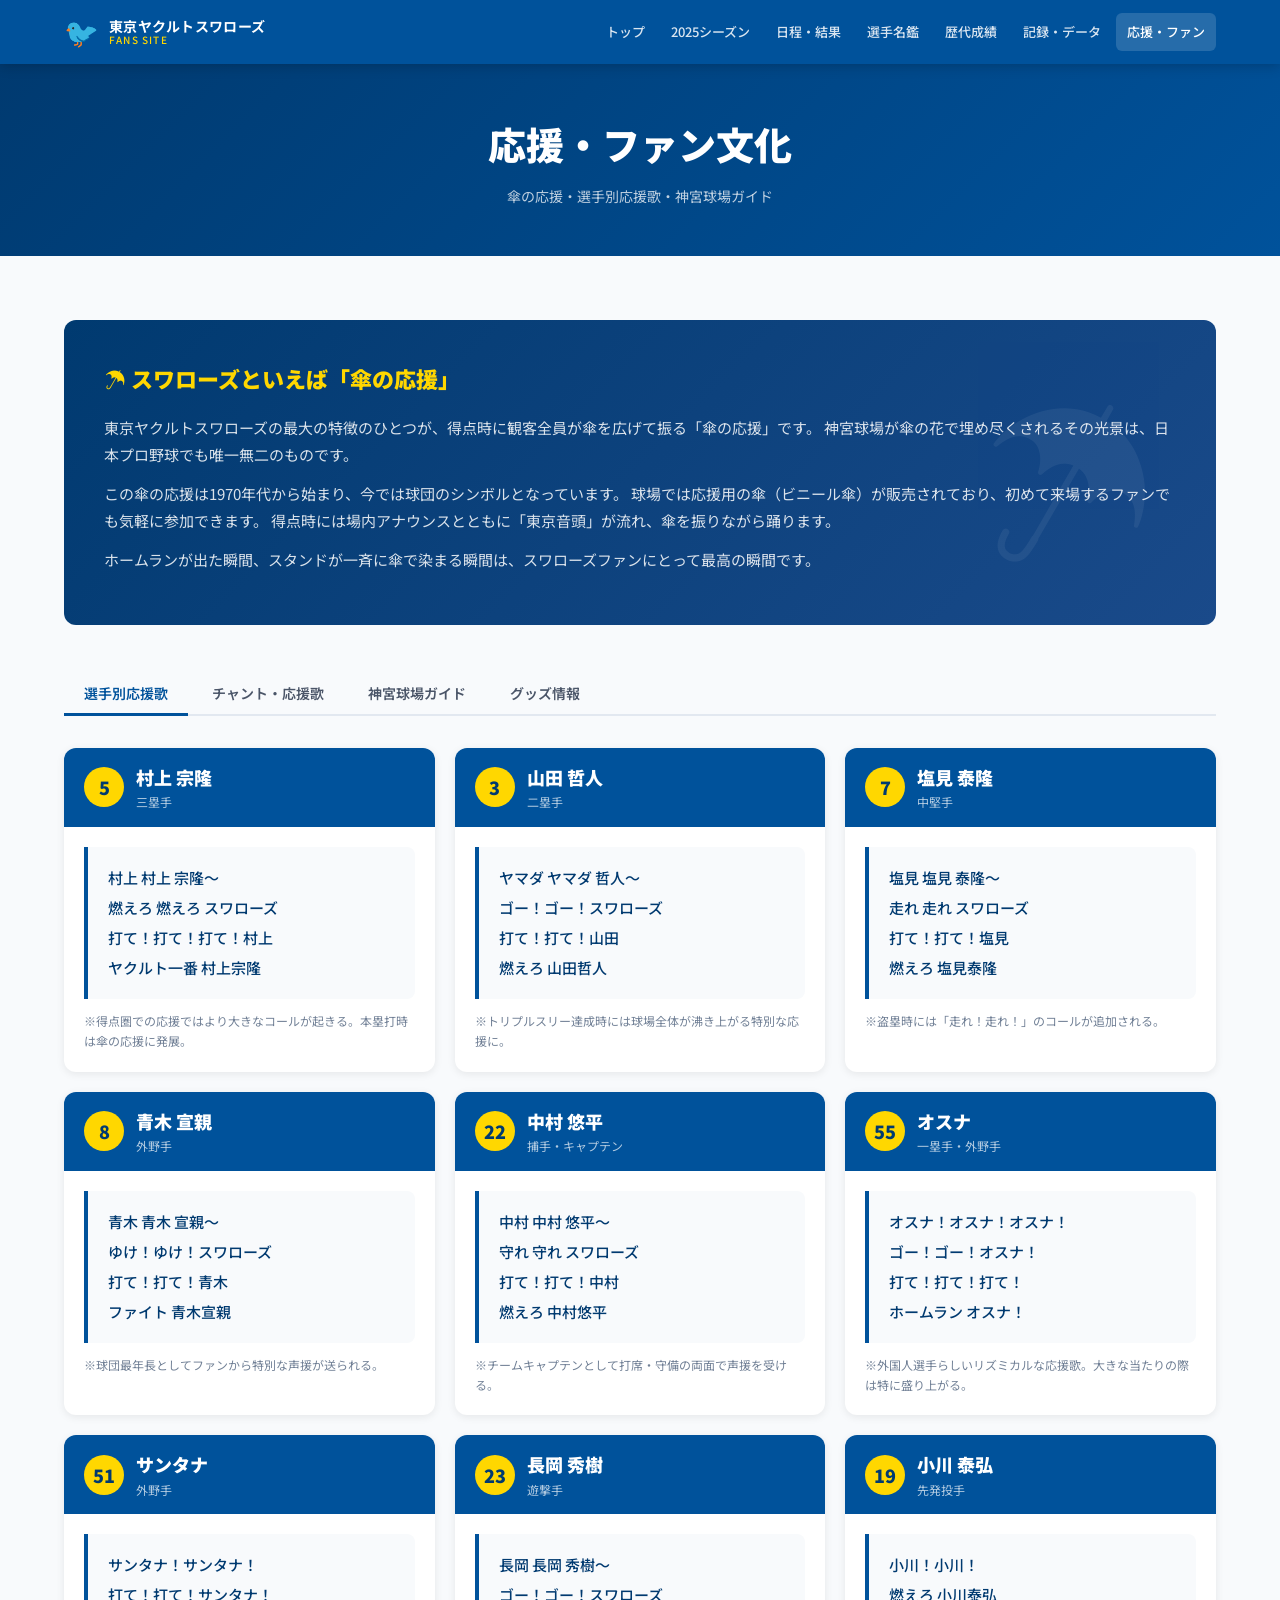
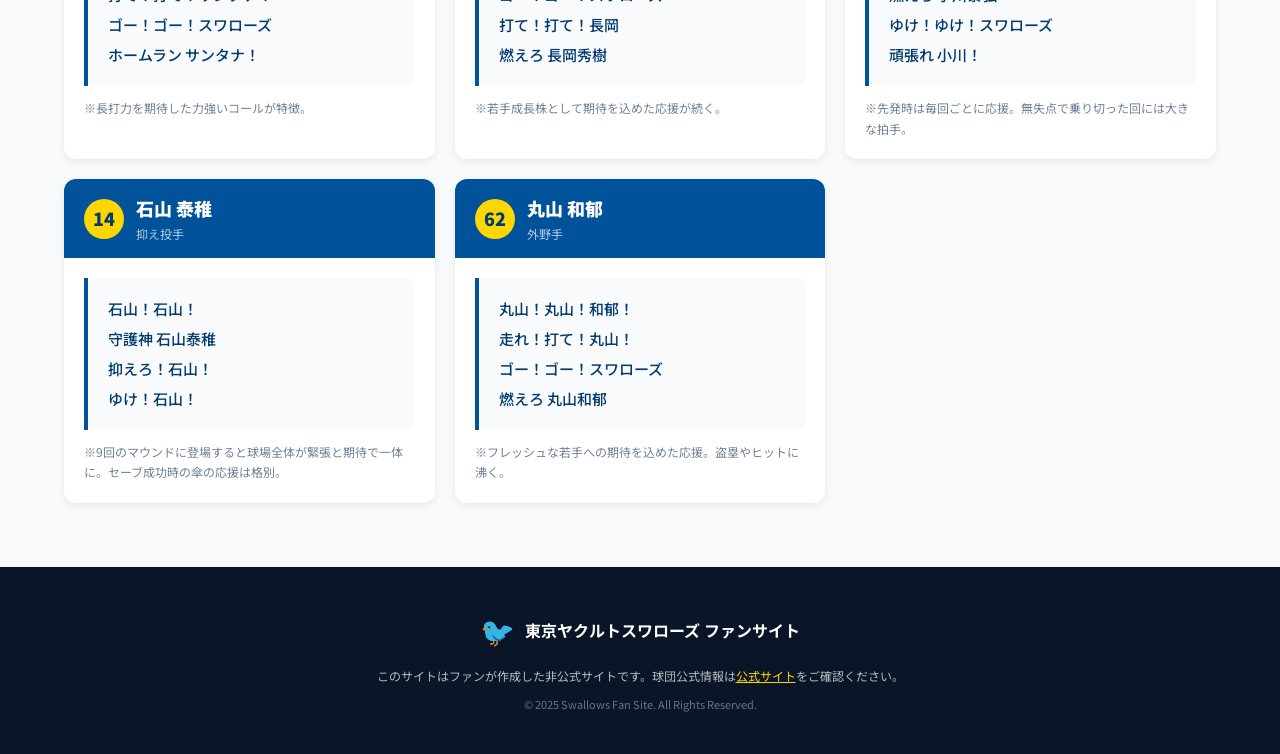
<file: pages/cheers.html>
<!DOCTYPE html>
<html lang="ja">
<head>
  <meta charset="UTF-8">
  <meta name="viewport" content="width=device-width, initial-scale=1.0">
  <title>応援・ファン文化 | スワローズファンサイト</title>
  <link rel="stylesheet" href="../css/style.css">
  <link href="https://fonts.googleapis.com/css2?family=Noto+Sans+JP:wght@400;500;700;900&display=swap" rel="stylesheet">
  <style>
    .cheer-card {
      background: #fff;
      border-radius: var(--radius);
      box-shadow: var(--shadow);
      overflow: hidden;
      transition: transform 0.2s, box-shadow 0.2s;
    }
    .cheer-card:hover { transform: translateY(-3px); box-shadow: var(--shadow-hover); }
    .cheer-card-header {
      background: var(--sw-blue);
      color: #fff;
      padding: 14px 20px;
      display: flex;
      align-items: center;
      gap: 12px;
    }
    .cheer-num {
      background: var(--sw-gold);
      color: var(--sw-blue-dark);
      font-size: 18px;
      font-weight: 900;
      width: 40px;
      height: 40px;
      border-radius: 50%;
      display: flex;
      align-items: center;
      justify-content: center;
      flex-shrink: 0;
    }
    .cheer-player-name { font-size: 18px; font-weight: 900; }
    .cheer-player-pos { font-size: 12px; color: rgba(255,255,255,0.7); }
    .cheer-body { padding: 20px; }
    .cheer-lyrics {
      background: #f8fafc;
      border-left: 4px solid var(--sw-blue);
      padding: 16px 20px;
      border-radius: 0 var(--radius-sm) var(--radius-sm) 0;
      margin-bottom: 12px;
      font-size: 15px;
      line-height: 2;
      color: var(--sw-blue-dark);
      font-weight: 500;
    }
    .cheer-note { font-size: 12px; color: var(--text-muted); }

    .umbrella-section {
      background: linear-gradient(135deg, var(--sw-blue-dark), #1a4a8a);
      border-radius: var(--radius);
      padding: 40px;
      color: #fff;
      margin-bottom: 48px;
      position: relative;
      overflow: hidden;
    }
    .umbrella-section::before {
      content: '☂️';
      position: absolute;
      right: 5%;
      top: 50%;
      transform: translateY(-50%);
      font-size: 180px;
      opacity: 0.06;
    }
    .umbrella-section h2 { font-size: 22px; font-weight: 900; color: var(--sw-gold); margin-bottom: 16px; }
    .umbrella-section p { color: rgba(255,255,255,0.85); line-height: 1.8; margin-bottom: 12px; }

    .jingu-section {
      background: #fff;
      border-radius: var(--radius);
      box-shadow: var(--shadow);
      padding: 32px;
      margin-bottom: 48px;
    }
    .jingu-grid { display: grid; grid-template-columns: repeat(auto-fill, minmax(240px, 1fr)); gap: 20px; margin-top: 24px; }
    .jingu-item { background: #f8fafc; border-radius: var(--radius-sm); padding: 20px; }
    .jingu-icon { font-size: 32px; margin-bottom: 10px; }
    .jingu-title { font-size: 15px; font-weight: 700; color: var(--sw-blue-dark); margin-bottom: 8px; }
    .jingu-desc { font-size: 13px; color: var(--text-secondary); line-height: 1.7; }

    .song-grid { display: grid; grid-template-columns: repeat(auto-fill, minmax(320px, 1fr)); gap: 20px; }

    .team-cheer-card {
      background: linear-gradient(135deg, var(--sw-blue), var(--sw-blue-light));
      border-radius: var(--radius);
      padding: 28px;
      color: #fff;
      margin-bottom: 20px;
    }
    .team-cheer-card h3 { font-size: 18px; font-weight: 900; color: var(--sw-gold); margin-bottom: 12px; }
    .team-cheer-lyrics {
      background: rgba(255,255,255,0.1);
      border-radius: var(--radius-sm);
      padding: 16px 20px;
      font-size: 15px;
      line-height: 2.2;
      font-weight: 600;
    }
    .team-cheer-note { font-size: 12px; color: rgba(255,255,255,0.7); margin-top: 12px; }

    .goods-grid { display: grid; grid-template-columns: repeat(auto-fill, minmax(200px, 1fr)); gap: 16px; }
    .goods-item {
      background: #fff;
      border-radius: var(--radius-sm);
      box-shadow: var(--shadow);
      padding: 20px;
      text-align: center;
    }
    .goods-icon { font-size: 40px; margin-bottom: 10px; }
    .goods-name { font-size: 14px; font-weight: 700; color: var(--sw-blue-dark); margin-bottom: 6px; }
    .goods-desc { font-size: 12px; color: var(--text-muted); line-height: 1.6; }

    .access-table { width: 100%; border-collapse: collapse; font-size: 14px; }
    .access-table th { background: #f0f7ff; color: var(--sw-blue-dark); padding: 10px 14px; text-align: left; font-weight: 700; border-bottom: 2px solid var(--sw-blue); }
    .access-table td { padding: 10px 14px; border-bottom: 1px solid var(--border); }
  </style>
</head>
<body>
  <header class="site-header">
    <div class="header-inner">
      <div class="logo">
        <span class="logo-swallow">🐦</span>
        <div class="logo-text">
          <span class="logo-main">東京ヤクルトスワローズ</span>
          <span class="logo-sub">FANS SITE</span>
        </div>
      </div>
      <nav class="main-nav">
        <ul>
          <li><a href="../index.html">トップ</a></li>
          <li><a href="season2025.html">2025シーズン</a></li>
          <li><a href="schedule.html">日程・結果</a></li>
          <li><a href="players.html">選手名鑑</a></li>
          <li><a href="history.html">歴代成績</a></li>
          <li><a href="records.html">記録・データ</a></li>
          <li><a href="cheers.html" class="active">応援・ファン</a></li>
        </ul>
      </nav>
      <button class="nav-toggle" id="navToggle">&#9776;</button>
    </div>
  </header>

  <div class="page-hero">
    <h1>応援・ファン文化</h1>
    <p>傘の応援・選手別応援歌・神宮球場ガイド</p>
  </div>

  <main>
    <section class="section" style="background:#f8fafc;">
      <div class="container">

        <!-- 傘の応援 -->
        <div class="umbrella-section">
          <h2>☂️ スワローズといえば「傘の応援」</h2>
          <p>
            東京ヤクルトスワローズの最大の特徴のひとつが、得点時に観客全員が傘を広げて振る「傘の応援」です。
            神宮球場が傘の花で埋め尽くされるその光景は、日本プロ野球でも唯一無二のものです。
          </p>
          <p>
            この傘の応援は1970年代から始まり、今では球団のシンボルとなっています。
            球場では応援用の傘（ビニール傘）が販売されており、初めて来場するファンでも気軽に参加できます。
            得点時には場内アナウンスとともに「東京音頭」が流れ、傘を振りながら踊ります。
          </p>
          <p>
            ホームランが出た瞬間、スタンドが一斉に傘で染まる瞬間は、スワローズファンにとって最高の瞬間です。
          </p>
        </div>

        <!-- タブ -->
        <div class="tabs" style="margin-bottom:32px;">
          <button class="tab-btn active" data-group="cheer" data-tab="songs">選手別応援歌</button>
          <button class="tab-btn" data-group="cheer" data-tab="team">チャント・応援歌</button>
          <button class="tab-btn" data-group="cheer" data-tab="jingu">神宮球場ガイド</button>
          <button class="tab-btn" data-group="cheer" data-tab="goods">グッズ情報</button>
        </div>

        <!-- 選手別応援歌 -->
        <div class="tab-content active" data-group="cheer" data-tab="songs">
          <div class="song-grid">

            <div class="cheer-card">
              <div class="cheer-card-header">
                <div class="cheer-num">5</div>
                <div>
                  <div class="cheer-player-name">村上 宗隆</div>
                  <div class="cheer-player-pos">三塁手</div>
                </div>
              </div>
              <div class="cheer-body">
                <div class="cheer-lyrics">
                  村上 村上 宗隆〜<br>
                  燃えろ 燃えろ スワローズ<br>
                  打て！打て！打て！村上<br>
                  ヤクルト一番 村上宗隆
                </div>
                <p class="cheer-note">※得点圏での応援ではより大きなコールが起きる。本塁打時は傘の応援に発展。</p>
              </div>
            </div>

            <div class="cheer-card">
              <div class="cheer-card-header">
                <div class="cheer-num">3</div>
                <div>
                  <div class="cheer-player-name">山田 哲人</div>
                  <div class="cheer-player-pos">二塁手</div>
                </div>
              </div>
              <div class="cheer-body">
                <div class="cheer-lyrics">
                  ヤマダ ヤマダ 哲人〜<br>
                  ゴー！ゴー！スワローズ<br>
                  打て！打て！山田<br>
                  燃えろ 山田哲人
                </div>
                <p class="cheer-note">※トリプルスリー達成時には球場全体が沸き上がる特別な応援に。</p>
              </div>
            </div>

            <div class="cheer-card">
              <div class="cheer-card-header">
                <div class="cheer-num">7</div>
                <div>
                  <div class="cheer-player-name">塩見 泰隆</div>
                  <div class="cheer-player-pos">中堅手</div>
                </div>
              </div>
              <div class="cheer-body">
                <div class="cheer-lyrics">
                  塩見 塩見 泰隆〜<br>
                  走れ 走れ スワローズ<br>
                  打て！打て！塩見<br>
                  燃えろ 塩見泰隆
                </div>
                <p class="cheer-note">※盗塁時には「走れ！走れ！」のコールが追加される。</p>
              </div>
            </div>

            <div class="cheer-card">
              <div class="cheer-card-header">
                <div class="cheer-num">8</div>
                <div>
                  <div class="cheer-player-name">青木 宣親</div>
                  <div class="cheer-player-pos">外野手</div>
                </div>
              </div>
              <div class="cheer-body">
                <div class="cheer-lyrics">
                  青木 青木 宣親〜<br>
                  ゆけ！ゆけ！スワローズ<br>
                  打て！打て！青木<br>
                  ファイト 青木宣親
                </div>
                <p class="cheer-note">※球団最年長としてファンから特別な声援が送られる。</p>
              </div>
            </div>

            <div class="cheer-card">
              <div class="cheer-card-header">
                <div class="cheer-num">22</div>
                <div>
                  <div class="cheer-player-name">中村 悠平</div>
                  <div class="cheer-player-pos">捕手・キャプテン</div>
                </div>
              </div>
              <div class="cheer-body">
                <div class="cheer-lyrics">
                  中村 中村 悠平〜<br>
                  守れ 守れ スワローズ<br>
                  打て！打て！中村<br>
                  燃えろ 中村悠平
                </div>
                <p class="cheer-note">※チームキャプテンとして打席・守備の両面で声援を受ける。</p>
              </div>
            </div>

            <div class="cheer-card">
              <div class="cheer-card-header">
                <div class="cheer-num">55</div>
                <div>
                  <div class="cheer-player-name">オスナ</div>
                  <div class="cheer-player-pos">一塁手・外野手</div>
                </div>
              </div>
              <div class="cheer-body">
                <div class="cheer-lyrics">
                  オスナ！オスナ！オスナ！<br>
                  ゴー！ゴー！オスナ！<br>
                  打て！打て！打て！<br>
                  ホームラン オスナ！
                </div>
                <p class="cheer-note">※外国人選手らしいリズミカルな応援歌。大きな当たりの際は特に盛り上がる。</p>
              </div>
            </div>

            <div class="cheer-card">
              <div class="cheer-card-header">
                <div class="cheer-num">51</div>
                <div>
                  <div class="cheer-player-name">サンタナ</div>
                  <div class="cheer-player-pos">外野手</div>
                </div>
              </div>
              <div class="cheer-body">
                <div class="cheer-lyrics">
                  サンタナ！サンタナ！<br>
                  打て！打て！サンタナ！<br>
                  ゴー！ゴー！スワローズ<br>
                  ホームラン サンタナ！
                </div>
                <p class="cheer-note">※長打力を期待した力強いコールが特徴。</p>
              </div>
            </div>

            <div class="cheer-card">
              <div class="cheer-card-header">
                <div class="cheer-num">23</div>
                <div>
                  <div class="cheer-player-name">長岡 秀樹</div>
                  <div class="cheer-player-pos">遊撃手</div>
                </div>
              </div>
              <div class="cheer-body">
                <div class="cheer-lyrics">
                  長岡 長岡 秀樹〜<br>
                  ゴー！ゴー！スワローズ<br>
                  打て！打て！長岡<br>
                  燃えろ 長岡秀樹
                </div>
                <p class="cheer-note">※若手成長株として期待を込めた応援が続く。</p>
              </div>
            </div>

            <div class="cheer-card">
              <div class="cheer-card-header">
                <div class="cheer-num">19</div>
                <div>
                  <div class="cheer-player-name">小川 泰弘</div>
                  <div class="cheer-player-pos">先発投手</div>
                </div>
              </div>
              <div class="cheer-body">
                <div class="cheer-lyrics">
                  小川！小川！<br>
                  燃えろ 小川泰弘<br>
                  ゆけ！ゆけ！スワローズ<br>
                  頑張れ 小川！
                </div>
                <p class="cheer-note">※先発時は毎回ごとに応援。無失点で乗り切った回には大きな拍手。</p>
              </div>
            </div>

            <div class="cheer-card">
              <div class="cheer-card-header">
                <div class="cheer-num">14</div>
                <div>
                  <div class="cheer-player-name">石山 泰稚</div>
                  <div class="cheer-player-pos">抑え投手</div>
                </div>
              </div>
              <div class="cheer-body">
                <div class="cheer-lyrics">
                  石山！石山！<br>
                  守護神 石山泰稚<br>
                  抑えろ！石山！<br>
                  ゆけ！石山！
                </div>
                <p class="cheer-note">※9回のマウンドに登場すると球場全体が緊張と期待で一体に。セーブ成功時の傘の応援は格別。</p>
              </div>
            </div>

            <div class="cheer-card">
              <div class="cheer-card-header">
                <div class="cheer-num">62</div>
                <div>
                  <div class="cheer-player-name">丸山 和郁</div>
                  <div class="cheer-player-pos">外野手</div>
                </div>
              </div>
              <div class="cheer-body">
                <div class="cheer-lyrics">
                  丸山！丸山！和郁！<br>
                  走れ！打て！丸山！<br>
                  ゴー！ゴー！スワローズ<br>
                  燃えろ 丸山和郁
                </div>
                <p class="cheer-note">※フレッシュな若手への期待を込めた応援。盗塁やヒットに沸く。</p>
              </div>
            </div>

          </div>
        </div>

        <!-- チャント・応援歌 -->
        <div class="tab-content" data-group="cheer" data-tab="team">

          <div class="team-cheer-card">
            <h3>🎵 チームソング「東京音頭」（得点時・傘の応援）</h3>
            <div class="team-cheer-lyrics">
              ヤートナ ソーレ ヤートナ<br>
              東京音頭 ハアー<br>
              踊り踊るなら チョイト東京音頭<br>
              ヨーイヤナ<br>
              ——（傘を全員で振りながら）——
            </div>
            <p class="team-cheer-note">※得点が入るたびに演奏。ファンは傘（ビニール傘）を開いて振る。</p>
          </div>

          <div class="team-cheer-card" style="background:linear-gradient(135deg,#1a3a6b,#2c5f9f);">
            <h3>🎵 スワローズ賛歌（公式チームソング）</h3>
            <div class="team-cheer-lyrics">
              燃えろスワローズ 東京の空<br>
              翼広げて 大空へ<br>
              勝利を目指して 走れスワローズ<br>
              神宮に輝く 我らのチーム<br>
              ヤクルト！ヤクルト！スワローズ！
            </div>
            <p class="team-cheer-note">※試合前・試合後に演奏される公式チームソング。</p>
          </div>

          <div class="team-cheer-card" style="background:linear-gradient(135deg,#2d5a27,#3a7a32);">
            <h3>🎵 スワローズ行進曲（攻撃時の定番チャント）</h3>
            <div class="team-cheer-lyrics">
              ヤクルト ヤクルト スワローズ<br>
              燃えろ 燃えろ スワローズ<br>
              ゆけ！ゆけ！スワローズ！<br>
              勝て！勝て！スワローズ！<br>
              ヤクルト！（クラップ×3）<br>
              ヤクルト！（クラップ×3）
            </div>
            <p class="team-cheer-note">※攻撃イニングの開始時や大事な場面で繰り返されるメインチャント。</p>
          </div>

          <div class="section-title" style="margin-top:40px;font-size:18px;">応援の基本マナー</div>
          <div class="card-grid">
            <div class="card">
              <div class="card-title">☂️ 傘の応援</div>
              <p style="font-size:13px;color:var(--text-secondary);line-height:1.8;">
                得点時に全員が傘を広げて振ります。球場入口で応援用傘を購入できます（500〜800円程度）。
                持参した傘でも参加可能ですが、周囲への配慮を忘れずに。
              </p>
            </div>
            <div class="card">
              <div class="card-title">📣 声出し応援</div>
              <p style="font-size:13px;color:var(--text-secondary);line-height:1.8;">
                ライトスタンド（外野席）が最も熱い応援エリア。応援団がリードするチャントに合わせて
                大声で応援しましょう。バックネット裏・内野席でも気軽に参加できます。
              </p>
            </div>
            <div class="card">
              <div class="card-title">👏 拍手・マナー</div>
              <p style="font-size:13px;color:var(--text-secondary);line-height:1.8;">
                相手チームの好プレーにも拍手を送るのがスワローズファンの文化。
                ビールの売り子さんも神宮名物のひとつです。熱い応援とともにマナーよく観戦を。
              </p>
            </div>
            <div class="card">
              <div class="card-title">🎉 ヒーローインタビュー</div>
              <p style="font-size:13px;color:var(--text-secondary);line-height:1.8;">
                試合終了後、神宮球場では勝利時にヒーローインタビューが行われます。
                スタンドに残って一緒に盛り上がりましょう。
              </p>
            </div>
          </div>
        </div>

        <!-- 神宮球場ガイド -->
        <div class="tab-content" data-group="cheer" data-tab="jingu">
          <div class="jingu-section">
            <h2 class="section-title" style="border-bottom-color:var(--sw-blue);color:var(--sw-blue-dark);">⛩️ 明治神宮野球場（神宮球場）</h2>
            <div class="jingu-grid">
              <div class="jingu-item">
                <div class="jingu-icon">📍</div>
                <div class="jingu-title">所在地</div>
                <div class="jingu-desc">東京都新宿区霞ヶ丘町3-1<br>明治神宮外苑内</div>
              </div>
              <div class="jingu-item">
                <div class="jingu-icon">🏟️</div>
                <div class="jingu-title">収容人数</div>
                <div class="jingu-desc">約32,000人<br>（内野・外野・プレミアムシートあり）</div>
              </div>
              <div class="jingu-item">
                <div class="jingu-icon">🚃</div>
                <div class="jingu-title">アクセス（電車）</div>
                <div class="jingu-desc">
                  東京メトロ銀座線・半蔵門線・大江戸線<br>
                  「青山一丁目」駅 徒歩5分<br>
                  東京メトロ外苑前駅 徒歩5分
                </div>
              </div>
              <div class="jingu-item">
                <div class="jingu-icon">🚗</div>
                <div class="jingu-title">アクセス（車）</div>
                <div class="jingu-desc">首都高速4号線 霞ヶ関IC降車後<br>専用駐車場なし（近隣に有料Pあり）<br>※公共交通機関の利用推奨</div>
              </div>
              <div class="jingu-item">
                <div class="jingu-icon">🎫</div>
                <div class="jingu-title">チケット</div>
                <div class="jingu-desc">
                  公式サイト・チケットぴあ・ローソンチケット等にて販売。内野指定席・外野自由席・バックネット裏など各種席種あり。
                </div>
              </div>
              <div class="jingu-item">
                <div class="jingu-icon">🍺</div>
                <div class="jingu-title">グルメ・飲食</div>
                <div class="jingu-desc">
                  球場内コンコースに多数の売店。
                  神宮名物の生ビール売り子は有名。
                  外野席での飲み食いも神宮らしい楽しみ方。
                </div>
              </div>
              <div class="jingu-item">
                <div class="jingu-icon">🛍️</div>
                <div class="jingu-title">グッズショップ</div>
                <div class="jingu-desc">
                  球場内外にオフィシャルショップ「スワローズストア」。
                  試合前後の混雑に注意。
                  ユニフォーム・タオル・応援グッズが充実。
                </div>
              </div>
              <div class="jingu-item">
                <div class="jingu-icon">🏠</div>
                <div class="jingu-title">球場周辺</div>
                <div class="jingu-desc">
                  明治神宮外苑の緑に囲まれた環境。
                  試合後は近隣の飲食店でファン同士の交流も盛ん。
                  外苑前エリアはおしゃれなカフェ・レストランが多数。
                </div>
              </div>
            </div>
          </div>

          <h2 class="section-title">座席ガイド</h2>
          <div style="overflow-x:auto;border-radius:var(--radius);box-shadow:var(--shadow);margin-bottom:32px;">
            <table class="access-table">
              <thead>
                <tr><th>エリア</th><th>特徴</th><th>価格帯（目安）</th><th>おすすめ対象</th></tr>
              </thead>
              <tbody>
                <tr><td><strong>バックネット裏</strong></td><td>最高の視野角で試合を楽しめるプレミアムシート</td><td>5,000〜8,000円</td><td>試合をじっくり観たい方</td></tr>
                <tr><td><strong>内野指定席（1塁・3塁）</strong></td><td>グラウンドに近く、臨場感抜群。応援にも参加しやすい</td><td>2,000〜4,500円</td><td>バランスよく楽しみたい方</td></tr>
                <tr><td><strong>ライトスタンド（外野自由席）</strong></td><td>最も熱い応援エリア。応援団がリード。立って全力応援</td><td>1,200〜1,800円</td><td>全力で応援したい方</td></tr>
                <tr><td><strong>レフトスタンド（外野自由席）</strong></td><td>比較的ゆったりした雰囲気で観戦可能</td><td>1,200〜1,800円</td><td>ゆったり観戦したい方</td></tr>
                <tr><td><strong>テラスシート</strong></td><td>屋根付きで雨天でも安心。グループ観戦に最適</td><td>3,500〜5,000円</td><td>グループ・ファミリー向け</td></tr>
              </tbody>
            </table>
          </div>
        </div>

        <!-- グッズ情報 -->
        <div class="tab-content" data-group="cheer" data-tab="goods">
          <p style="margin-bottom:24px;color:var(--text-secondary);">スワローズ応援に必須のグッズをご紹介。球場内のオフィシャルショップや公式オンラインストアで購入可能です。</p>
          <div class="goods-grid">
            <div class="goods-item">
              <div class="goods-icon">👕</div>
              <div class="goods-name">ユニフォーム（レプリカ）</div>
              <div class="goods-desc">選手名・番号入りのレプリカユニフォーム。ホーム用（白）・ビジター用（青）あり。</div>
            </div>
            <div class="goods-item">
              <div class="goods-icon">☂️</div>
              <div class="goods-name">応援傘</div>
              <div class="goods-desc">スワローズカラーのビニール傘。得点時の傘の応援に欠かせない定番グッズ。</div>
            </div>
            <div class="goods-item">
              <div class="goods-icon">🎽</div>
              <div class="goods-name">タオルマフラー</div>
              <div class="goods-desc">選手別・チーム柄など多数のデザイン。首にかけて応援するスタイルが定番。</div>
            </div>
            <div class="goods-item">
              <div class="goods-icon">🧢</div>
              <div class="goods-name">キャップ</div>
              <div class="goods-desc">選手着用モデル・ファッション向けモデルなど各種。スワローズブルーが映える。</div>
            </div>
            <div class="goods-item">
              <div class="goods-icon">📣</div>
              <div class="goods-name">メガホン</div>
              <div class="goods-desc">応援必須アイテム。スワローズのロゴ入り。ライトスタンドでの応援に最適。</div>
            </div>
            <div class="goods-item">
              <div class="goods-icon">🐦</div>
              <div class="goods-name">つば九郎グッズ</div>
              <div class="goods-desc">球団マスコット「つば九郎」のぬいぐるみ・グッズ各種。子どもから大人まで人気。</div>
            </div>
            <div class="goods-item">
              <div class="goods-icon">📒</div>
              <div class="goods-name">スコアカード・ガイドブック</div>
              <div class="goods-desc">試合当日の選手情報や対戦成績が掲載。手書きでスコアをつけながら観戦する楽しみも。</div>
            </div>
            <div class="goods-item">
              <div class="goods-icon">🍺</div>
              <div class="goods-name">スワローズビールカップ</div>
              <div class="goods-desc">球場で生ビールを入れてもらえるオリジナルカップ。記念に持ち帰るファンも多い。</div>
            </div>
          </div>

          <div style="margin-top:40px;background:#fff;border-radius:var(--radius);box-shadow:var(--shadow);padding:28px;">
            <h3 style="font-size:17px;font-weight:700;color:var(--sw-blue-dark);margin-bottom:16px;">つば九郎 について</h3>
            <div style="display:flex;gap:24px;flex-wrap:wrap;align-items:flex-start;">
              <div style="font-size:80px;line-height:1;">🐦</div>
              <div>
                <p style="font-size:14px;color:var(--text-secondary);line-height:1.8;margin-bottom:12px;">
                  東京ヤクルトスワローズの公式マスコットキャラクター「つば九郎」は、
                  1994年に登場した燕（スワロー）をモチーフにした人気キャラクターです。
                </p>
                <p style="font-size:14px;color:var(--text-secondary);line-height:1.8;margin-bottom:12px;">
                  独特のキャラクター性と愛嬌のある動きで、子どもから大人まで幅広い人気を誇ります。
                  試合中のパフォーマンスやSNSでの活動でもファンを楽しませています。
                </p>
                <div style="display:flex;gap:8px;flex-wrap:wrap;">
                  <span class="badge badge-blue">1994年デビュー</span>
                  <span class="badge badge-gold">NPB人気No.1マスコット</span>
                  <span class="badge badge-green">SNS人気キャラ</span>
                </div>
              </div>
            </div>
          </div>
        </div>

      </div>
    </section>
  </main>

  <footer class="site-footer">
    <div class="footer-inner">
      <div class="footer-logo"><span class="logo-swallow">🐦</span><span>東京ヤクルトスワローズ ファンサイト</span></div>
      <p class="footer-note">このサイトはファンが作成した非公式サイトです。球団公式情報は<a href="https://www.yakult-swallows.co.jp/" target="_blank" rel="noopener">公式サイト</a>をご確認ください。</p>
      <p class="footer-copy">&copy; 2025 Swallows Fan Site. All Rights Reserved.</p>
    </div>
  </footer>

  <script src="../js/main.js"></script>
</body>
</html>
</file>
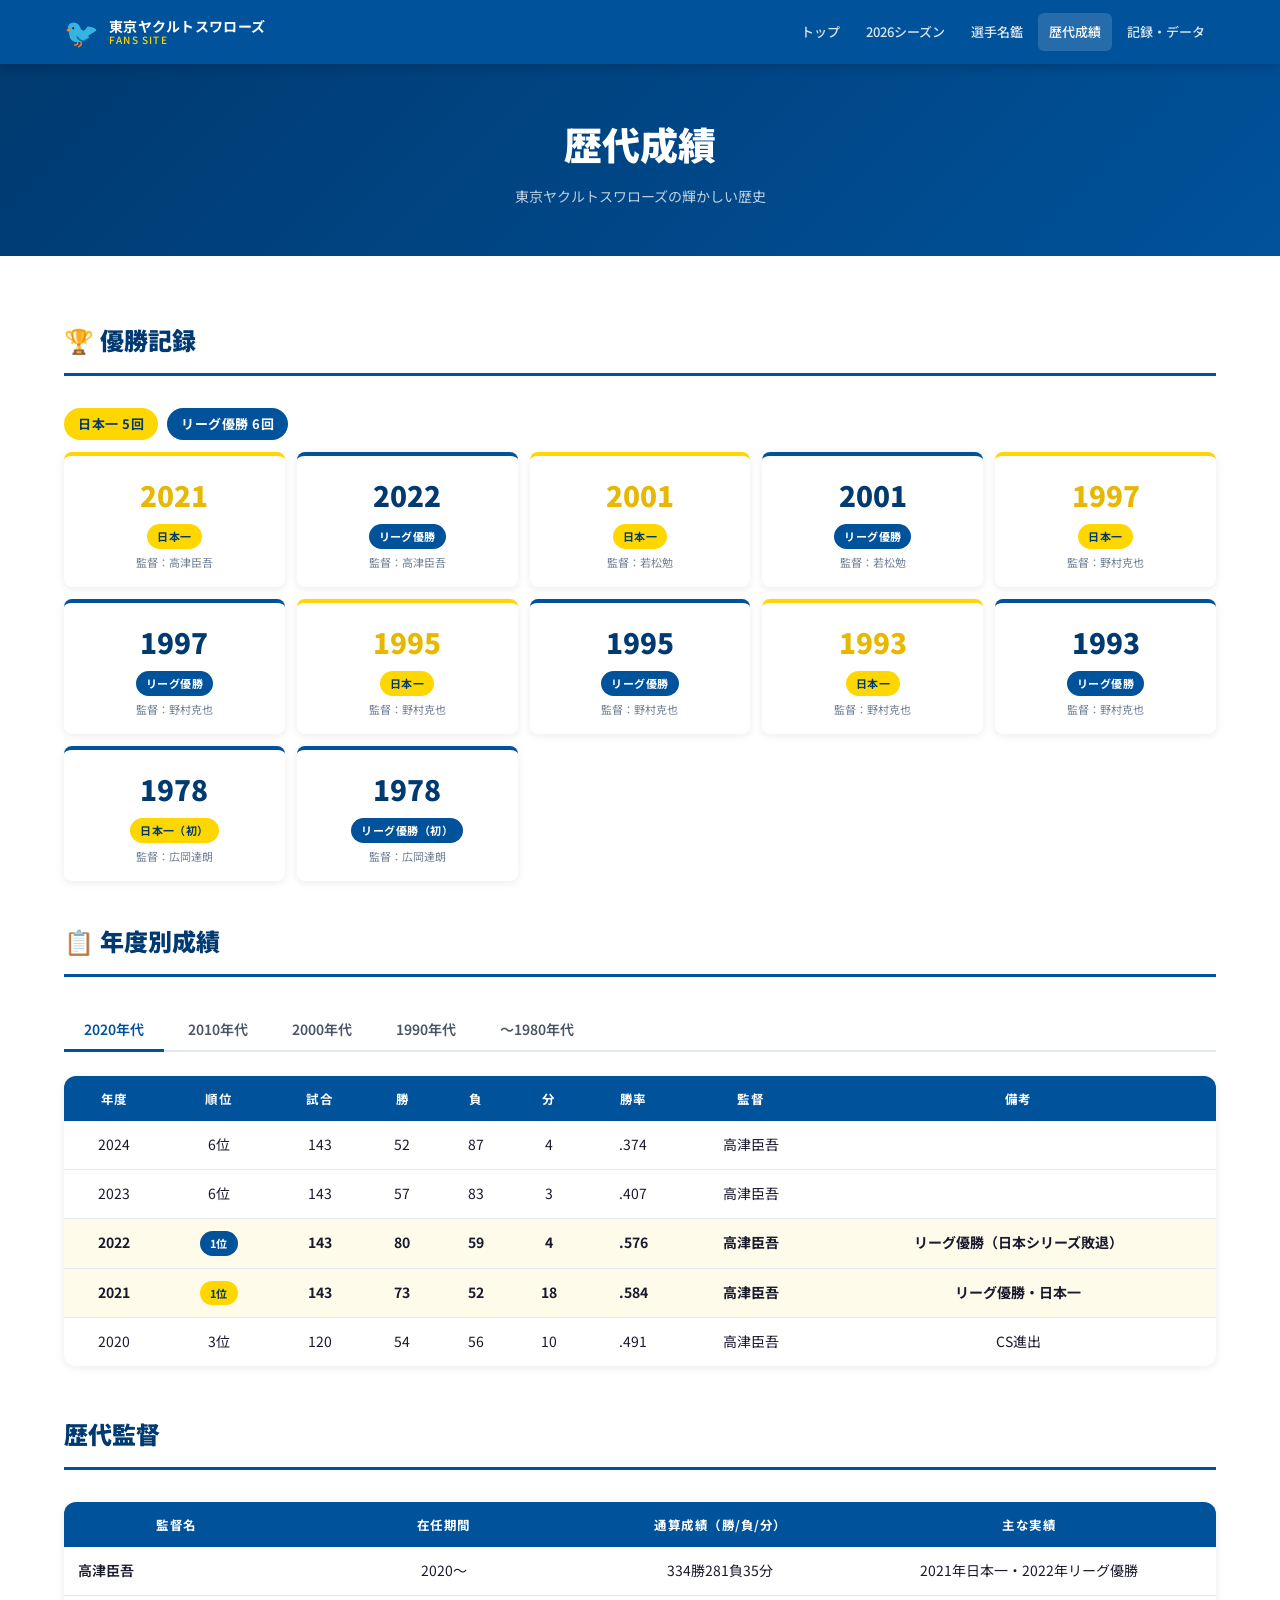
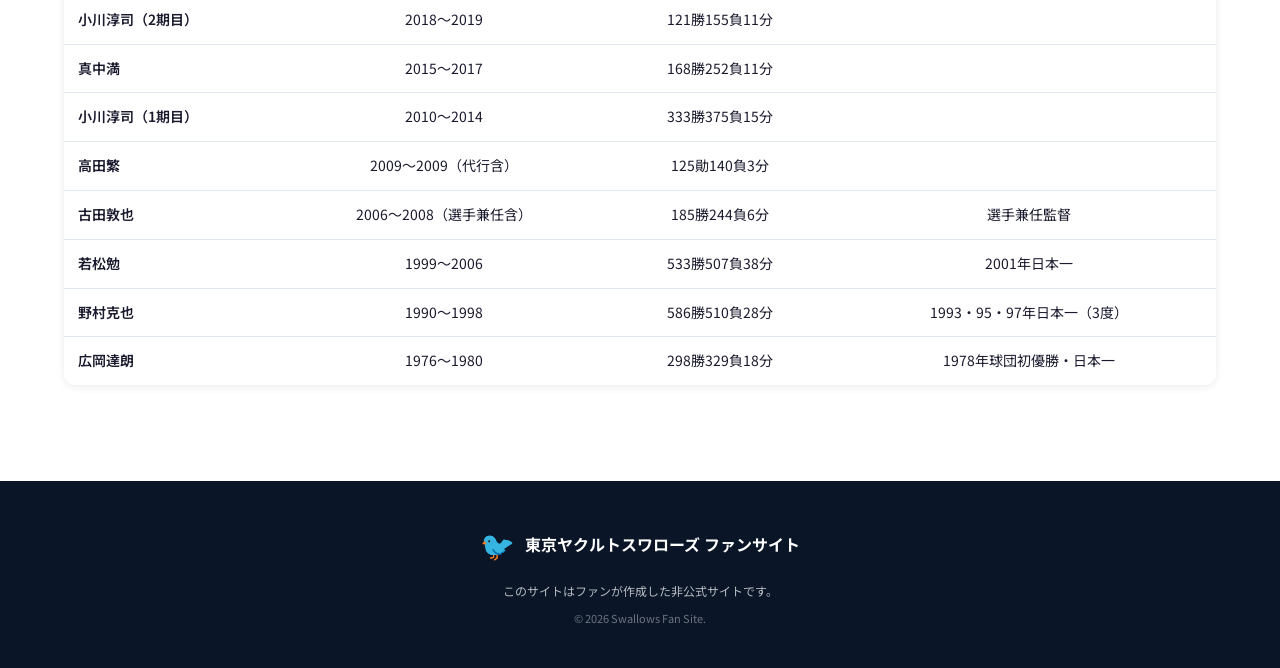
<file: pages/history.html>
<!DOCTYPE html>
<html lang="ja">
<head>
  <meta charset="UTF-8">
  <meta name="viewport" content="width=device-width, initial-scale=1.0">
  <title>歴代成績 | スワローズファンサイト</title>
  <link rel="stylesheet" href="../css/style.css">
  <link href="https://fonts.googleapis.com/css2?family=Noto+Sans+JP:wght@400;500;700;900&display=swap" rel="stylesheet">
  <style>
    .timeline { position: relative; padding-left: 32px; }
    .timeline::before {
      content: '';
      position: absolute;
      left: 10px;
      top: 0;
      bottom: 0;
      width: 3px;
      background: linear-gradient(to bottom, var(--sw-blue), var(--sw-blue-light));
      border-radius: 2px;
    }
    .timeline-item {
      position: relative;
      margin-bottom: 28px;
    }
    .timeline-item::before {
      content: '';
      position: absolute;
      left: -26px;
      top: 8px;
      width: 14px;
      height: 14px;
      border-radius: 50%;
      background: var(--sw-blue);
      border: 3px solid #fff;
      box-shadow: 0 0 0 3px var(--sw-blue);
    }
    .timeline-item.champion::before { background: var(--sw-gold); box-shadow: 0 0 0 3px var(--sw-gold); }
    .timeline-year { font-size: 13px; font-weight: 700; color: var(--text-muted); margin-bottom: 4px; }
    .timeline-body {
      background: #fff;
      border-radius: var(--radius-sm);
      box-shadow: var(--shadow);
      padding: 16px 20px;
    }
    .timeline-title { font-size: 16px; font-weight: 700; color: var(--sw-blue-dark); margin-bottom: 6px; }
    .timeline-desc { font-size: 13px; color: var(--text-secondary); line-height: 1.7; }

    .era-section { margin-bottom: 48px; }
    .era-title {
      font-size: 18px;
      font-weight: 900;
      color: var(--sw-blue);
      padding: 8px 16px;
      background: #e8f4ff;
      border-left: 4px solid var(--sw-blue);
      border-radius: 0 8px 8px 0;
      margin-bottom: 24px;
    }

    .pennant-list {
      display: grid;
      grid-template-columns: repeat(auto-fill, minmax(200px, 1fr));
      gap: 12px;
      margin-bottom: 40px;
    }
    .pennant-item {
      background: #fff;
      border-radius: var(--radius-sm);
      box-shadow: var(--shadow);
      padding: 16px;
      text-align: center;
      border-top: 4px solid var(--sw-blue);
    }
    .pennant-item.jp { border-top-color: var(--sw-gold); }
    .pennant-year { font-size: 28px; font-weight: 900; color: var(--sw-blue-dark); }
    .pennant-item.jp .pennant-year { color: var(--sw-gold-dark); }
    .pennant-type { font-size: 12px; font-weight: 700; margin-top: 4px; }
    .pennant-manager { font-size: 11px; color: var(--text-muted); margin-top: 4px; }
  </style>
</head>
<body>
  <header class="site-header">
    <div class="header-inner">
      <div class="logo">
        <span class="logo-swallow">🐦</span>
        <div class="logo-text">
          <span class="logo-main">東京ヤクルトスワローズ</span>
          <span class="logo-sub">FANS SITE</span>
        </div>
      </div>
      <nav class="main-nav">
        <ul>
          <li><a href="../index.html">トップ</a></li>
          <li><a href="season2026.html">2026シーズン</a></li>
          <li><a href="players.html">選手名鑑</a></li>
          <li><a href="history.html" class="active">歴代成績</a></li>
          <li><a href="records.html">記録・データ</a></li>
        </ul>
      </nav>
      <button class="nav-toggle" id="navToggle">&#9776;</button>
    </div>
  </header>

  <div class="page-hero">
    <h1>歴代成績</h1>
    <p>東京ヤクルトスワローズの輝かしい歴史</p>
  </div>

  <main>
    <section class="section" style="background:#fff;">
      <div class="container">

        <!-- 優勝一覧 -->
        <h2 class="section-title">🏆 優勝記録</h2>

        <div style="margin-bottom:12px;">
          <span class="badge badge-gold" style="font-size:13px;padding:5px 14px;">日本一 5回</span>
          &nbsp;
          <span class="badge badge-blue" style="font-size:13px;padding:5px 14px;">リーグ優勝 6回</span>
        </div>

        <div class="pennant-list">
          <div class="pennant-item jp">
            <div class="pennant-year">2021</div>
            <div class="pennant-type"><span class="badge badge-gold">日本一</span></div>
            <div class="pennant-manager">監督：高津臣吾</div>
          </div>
          <div class="pennant-item">
            <div class="pennant-year">2022</div>
            <div class="pennant-type"><span class="badge badge-blue">リーグ優勝</span></div>
            <div class="pennant-manager">監督：高津臣吾</div>
          </div>
          <div class="pennant-item jp">
            <div class="pennant-year">2001</div>
            <div class="pennant-type"><span class="badge badge-gold">日本一</span></div>
            <div class="pennant-manager">監督：若松勉</div>
          </div>
          <div class="pennant-item">
            <div class="pennant-year">2001</div>
            <div class="pennant-type"><span class="badge badge-blue">リーグ優勝</span></div>
            <div class="pennant-manager">監督：若松勉</div>
          </div>
          <div class="pennant-item jp">
            <div class="pennant-year">1997</div>
            <div class="pennant-type"><span class="badge badge-gold">日本一</span></div>
            <div class="pennant-manager">監督：野村克也</div>
          </div>
          <div class="pennant-item">
            <div class="pennant-year">1997</div>
            <div class="pennant-type"><span class="badge badge-blue">リーグ優勝</span></div>
            <div class="pennant-manager">監督：野村克也</div>
          </div>
          <div class="pennant-item jp">
            <div class="pennant-year">1995</div>
            <div class="pennant-type"><span class="badge badge-gold">日本一</span></div>
            <div class="pennant-manager">監督：野村克也</div>
          </div>
          <div class="pennant-item">
            <div class="pennant-year">1995</div>
            <div class="pennant-type"><span class="badge badge-blue">リーグ優勝</span></div>
            <div class="pennant-manager">監督：野村克也</div>
          </div>
          <div class="pennant-item jp">
            <div class="pennant-year">1993</div>
            <div class="pennant-type"><span class="badge badge-gold">日本一</span></div>
            <div class="pennant-manager">監督：野村克也</div>
          </div>
          <div class="pennant-item">
            <div class="pennant-year">1993</div>
            <div class="pennant-type"><span class="badge badge-blue">リーグ優勝</span></div>
            <div class="pennant-manager">監督：野村克也</div>
          </div>
          <div class="pennant-item">
            <div class="pennant-year">1978</div>
            <div class="pennant-type"><span class="badge badge-gold">日本一（初）</span></div>
            <div class="pennant-manager">監督：広岡達朗</div>
          </div>
          <div class="pennant-item">
            <div class="pennant-year">1978</div>
            <div class="pennant-type"><span class="badge badge-blue">リーグ優勝（初）</span></div>
            <div class="pennant-manager">監督：広岡達朗</div>
          </div>
        </div>

        <!-- 年度別成績 タブ -->
        <h2 class="section-title">📋 年度別成績</h2>

        <div class="tabs">
          <button class="tab-btn active" data-group="hist" data-tab="2020s">2020年代</button>
          <button class="tab-btn" data-group="hist" data-tab="2010s">2010年代</button>
          <button class="tab-btn" data-group="hist" data-tab="2000s">2000年代</button>
          <button class="tab-btn" data-group="hist" data-tab="1990s">1990年代</button>
          <button class="tab-btn" data-group="hist" data-tab="1980s">〜1980年代</button>
        </div>

        <div class="tab-content active" data-group="hist" data-tab="2020s">
          <div class="data-table-wrap">
            <table class="data-table">
              <thead><tr><th>年度</th><th>順位</th><th>試合</th><th>勝</th><th>負</th><th>分</th><th>勝率</th><th>監督</th><th>備考</th></tr></thead>
              <tbody>
                <tr><td>2024</td><td>6位</td><td>143</td><td>52</td><td>87</td><td>4</td><td>.374</td><td>高津臣吾</td><td></td></tr>
                <tr><td>2023</td><td>6位</td><td>143</td><td>57</td><td>83</td><td>3</td><td>.407</td><td>高津臣吾</td><td></td></tr>
                <tr class="highlight-row"><td>2022</td><td><span class="badge badge-blue">1位</span></td><td>143</td><td>80</td><td>59</td><td>4</td><td>.576</td><td>高津臣吾</td><td>リーグ優勝（日本シリーズ敗退）</td></tr>
                <tr class="highlight-row"><td>2021</td><td><span class="badge badge-gold">1位</span></td><td>143</td><td>73</td><td>52</td><td>18</td><td>.584</td><td>高津臣吾</td><td>リーグ優勝・日本一</td></tr>
                <tr><td>2020</td><td>3位</td><td>120</td><td>54</td><td>56</td><td>10</td><td>.491</td><td>高津臣吾</td><td>CS進出</td></tr>
              </tbody>
            </table>
          </div>
        </div>

        <div class="tab-content" data-group="hist" data-tab="2010s">
          <div class="data-table-wrap">
            <table class="data-table">
              <thead><tr><th>年度</th><th>順位</th><th>試合</th><th>勝</th><th>負</th><th>分</th><th>勝率</th><th>監督</th><th>備考</th></tr></thead>
              <tbody>
                <tr><td>2019</td><td>3位</td><td>143</td><td>59</td><td>80</td><td>4</td><td>.424</td><td>小川淳司</td><td>CS1stステージ敗退</td></tr>
                <tr><td>2018</td><td>5位</td><td>143</td><td>55</td><td>79</td><td>9</td><td>.410</td><td>真中満→小川淳司</td><td></td></tr>
                <tr><td>2017</td><td>6位</td><td>143</td><td>45</td><td>96</td><td>2</td><td>.319</td><td>真中満</td><td>最下位</td></tr>
                <tr><td>2016</td><td>2位</td><td>143</td><td>71</td><td>69</td><td>3</td><td>.507</td><td>真中満</td><td>CSファイナル敗退</td></tr>
                <tr><td>2015</td><td>5位</td><td>143</td><td>52</td><td>87</td><td>4</td><td>.374</td><td>真中満</td><td></td></tr>
                <tr><td>2014</td><td>6位</td><td>144</td><td>60</td><td>81</td><td>3</td><td>.426</td><td>小川淳司</td><td></td></tr>
                <tr><td>2013</td><td>6位</td><td>144</td><td>57</td><td>84</td><td>3</td><td>.404</td><td>小川淳司</td><td></td></tr>
                <tr><td>2012</td><td>5位</td><td>144</td><td>68</td><td>72</td><td>4</td><td>.486</td><td>小川淳司</td><td></td></tr>
                <tr><td>2011</td><td>5位</td><td>144</td><td>60</td><td>79</td><td>5</td><td>.432</td><td>小川淳司</td><td></td></tr>
                <tr><td>2010</td><td>2位</td><td>144</td><td>80</td><td>63</td><td>1</td><td>.559</td><td>高田繁</td><td>CSファイナル敗退</td></tr>
              </tbody>
            </table>
          </div>
        </div>

        <div class="tab-content" data-group="hist" data-tab="2000s">
          <div class="data-table-wrap">
            <table class="data-table">
              <thead><tr><th>年度</th><th>順位</th><th>試合</th><th>勝</th><th>負</th><th>分</th><th>勝率</th><th>監督</th><th>備考</th></tr></thead>
              <tbody>
                <tr><td>2009</td><td>4位</td><td>144</td><td>66</td><td>76</td><td>2</td><td>.465</td><td>高田繁</td><td></td></tr>
                <tr><td>2008</td><td>6位</td><td>144</td><td>59</td><td>84</td><td>1</td><td>.413</td><td>古田敦也</td><td></td></tr>
                <tr><td>2007</td><td>6位</td><td>144</td><td>60</td><td>84</td><td>0</td><td>.417</td><td>古田敦也</td><td></td></tr>
                <tr><td>2006</td><td>4位</td><td>146</td><td>65</td><td>76</td><td>5</td><td>.461</td><td>若松勉</td><td></td></tr>
                <tr><td>2005</td><td>4位</td><td>146</td><td>66</td><td>75</td><td>5</td><td>.468</td><td>若松勉</td><td></td></tr>
                <tr><td>2004</td><td>3位</td><td>133</td><td>60</td><td>66</td><td>7</td><td>.476</td><td>若松勉</td><td></td></tr>
                <tr><td>2003</td><td>2位</td><td>140</td><td>73</td><td>63</td><td>4</td><td>.537</td><td>若松勉</td><td></td></tr>
                <tr><td>2002</td><td>4位</td><td>140</td><td>64</td><td>74</td><td>2</td><td>.464</td><td>若松勉</td><td></td></tr>
                <tr class="highlight-row"><td>2001</td><td><span class="badge badge-gold">1位</span></td><td>140</td><td>76</td><td>58</td><td>6</td><td>.567</td><td>若松勉</td><td>リーグ優勝・日本一</td></tr>
                <tr><td>2000</td><td>2位</td><td>135</td><td>72</td><td>58</td><td>5</td><td>.554</td><td>若松勉</td><td></td></tr>
              </tbody>
            </table>
          </div>
        </div>

        <div class="tab-content" data-group="hist" data-tab="1990s">
          <div class="data-table-wrap">
            <table class="data-table">
              <thead><tr><th>年度</th><th>順位</th><th>試合</th><th>勝</th><th>負</th><th>分</th><th>勝率</th><th>監督</th><th>備考</th></tr></thead>
              <tbody>
                <tr><td>1999</td><td>3位</td><td>135</td><td>70</td><td>60</td><td>5</td><td>.538</td><td>野村克也</td><td></td></tr>
                <tr><td>1998</td><td>2位</td><td>135</td><td>73</td><td>58</td><td>4</td><td>.557</td><td>野村克也</td><td></td></tr>
                <tr class="highlight-row"><td>1997</td><td><span class="badge badge-gold">1位</span></td><td>135</td><td>82</td><td>48</td><td>5</td><td>.631</td><td>野村克也</td><td>リーグ優勝・日本一</td></tr>
                <tr><td>1996</td><td>3位</td><td>130</td><td>62</td><td>64</td><td>4</td><td>.492</td><td>野村克也</td><td></td></tr>
                <tr class="highlight-row"><td>1995</td><td><span class="badge badge-gold">1位</span></td><td>130</td><td>82</td><td>48</td><td>0</td><td>.631</td><td>野村克也</td><td>リーグ優勝・日本一</td></tr>
                <tr><td>1994</td><td>3位</td><td>130</td><td>62</td><td>65</td><td>3</td><td>.488</td><td>野村克也</td><td></td></tr>
                <tr class="highlight-row"><td>1993</td><td><span class="badge badge-gold">1位</span></td><td>130</td><td>80</td><td>48</td><td>2</td><td>.625</td><td>野村克也</td><td>リーグ優勝・日本一</td></tr>
                <tr><td>1992</td><td>3位</td><td>130</td><td>64</td><td>66</td><td>0</td><td>.492</td><td>野村克也</td><td></td></tr>
                <tr><td>1991</td><td>4位</td><td>130</td><td>56</td><td>74</td><td>0</td><td>.431</td><td>関根潤三</td><td></td></tr>
                <tr><td>1990</td><td>6位</td><td>130</td><td>48</td><td>78</td><td>4</td><td>.381</td><td>関根潤三</td><td></td></tr>
              </tbody>
            </table>
          </div>
        </div>

        <div class="tab-content" data-group="hist" data-tab="1980s">
          <div class="data-table-wrap">
            <table class="data-table">
              <thead><tr><th>年度</th><th>順位</th><th>試合</th><th>勝</th><th>負</th><th>分</th><th>勝率</th><th>監督</th><th>備考</th></tr></thead>
              <tbody>
                <tr><td>1989</td><td>4位</td><td>130</td><td>55</td><td>72</td><td>3</td><td>.433</td><td>関根潤三</td><td></td></tr>
                <tr><td>1988</td><td>3位</td><td>130</td><td>65</td><td>64</td><td>1</td><td>.504</td><td>関根潤三</td><td></td></tr>
                <tr><td>1987</td><td>2位</td><td>130</td><td>70</td><td>60</td><td>0</td><td>.538</td><td>土橋正幸</td><td></td></tr>
                <tr><td>1986</td><td>4位</td><td>130</td><td>57</td><td>73</td><td>0</td><td>.438</td><td>武上四郎</td><td></td></tr>
                <tr><td>1985</td><td>5位</td><td>130</td><td>50</td><td>78</td><td>2</td><td>.391</td><td>武上四郎</td><td></td></tr>
                <tr><td>1984</td><td>6位</td><td>130</td><td>48</td><td>79</td><td>3</td><td>.378</td><td>武上四郎</td><td></td></tr>
                <tr><td>1983</td><td>6位</td><td>130</td><td>52</td><td>76</td><td>2</td><td>.406</td><td>三原脩</td><td></td></tr>
                <tr><td>1982</td><td>6位</td><td>130</td><td>51</td><td>76</td><td>3</td><td>.402</td><td>三原脩</td><td></td></tr>
                <tr><td>1981</td><td>5位</td><td>130</td><td>55</td><td>72</td><td>3</td><td>.433</td><td>三原脩</td><td></td></tr>
                <tr><td>1980</td><td>4位</td><td>130</td><td>59</td><td>69</td><td>2</td><td>.461</td><td>広岡達朗</td><td></td></tr>
                <tr><td>1979</td><td>5位</td><td>130</td><td>57</td><td>71</td><td>2</td><td>.445</td><td>広岡達朗</td><td></td></tr>
                <tr class="highlight-row"><td>1978</td><td><span class="badge badge-gold">1位</span></td><td>130</td><td>76</td><td>46</td><td>8</td><td>.623</td><td>広岡達朗</td><td>初のリーグ優勝・日本一</td></tr>
                <tr><td>1977</td><td>4位</td><td>130</td><td>56</td><td>68</td><td>6</td><td>.452</td><td>三原脩</td><td></td></tr>
                <tr><td>1976</td><td>6位</td><td>130</td><td>47</td><td>75</td><td>8</td><td>.385</td><td>三原脩</td><td></td></tr>
              </tbody>
            </table>
          </div>
        </div>

        <!-- 歴代監督 -->
        <h2 class="section-title" style="margin-top:48px;">歴代監督</h2>
        <div class="data-table-wrap">
          <table class="data-table">
            <thead><tr><th>監督名</th><th>在任期間</th><th>通算成績（勝/負/分）</th><th>主な実績</th></tr></thead>
            <tbody>
              <tr><td class="name-col">高津臣吾</td><td>2020〜</td><td>334勝281負35分</td><td>2021年日本一・2022年リーグ優勝</td></tr>
              <tr><td class="name-col">小川淳司（2期目）</td><td>2018〜2019</td><td>121勝155負11分</td><td></td></tr>
              <tr><td class="name-col">真中満</td><td>2015〜2017</td><td>168勝252負11分</td><td></td></tr>
              <tr><td class="name-col">小川淳司（1期目）</td><td>2010〜2014</td><td>333勝375負15分</td><td></td></tr>
              <tr><td class="name-col">高田繁</td><td>2009〜2009（代行含）</td><td>125勛140負3分</td><td></td></tr>
              <tr><td class="name-col">古田敦也</td><td>2006〜2008（選手兼任含）</td><td>185勝244負6分</td><td>選手兼任監督</td></tr>
              <tr><td class="name-col">若松勉</td><td>1999〜2006</td><td>533勝507負38分</td><td>2001年日本一</td></tr>
              <tr><td class="name-col">野村克也</td><td>1990〜1998</td><td>586勝510負28分</td><td>1993・95・97年日本一（3度）</td></tr>
              <tr><td class="name-col">広岡達朗</td><td>1976〜1980</td><td>298勝329負18分</td><td>1978年球団初優勝・日本一</td></tr>
            </tbody>
          </table>
        </div>

      </div>
    </section>
  </main>

  <footer class="site-footer">
    <div class="footer-inner">
      <div class="footer-logo"><span class="logo-swallow">🐦</span><span>東京ヤクルトスワローズ ファンサイト</span></div>
      <p class="footer-note">このサイトはファンが作成した非公式サイトです。</p>
      <p class="footer-copy">&copy; 2026 Swallows Fan Site.</p>
    </div>
  </footer>
  <script src="../js/main.js"></script>
</body>
</html>
</file>
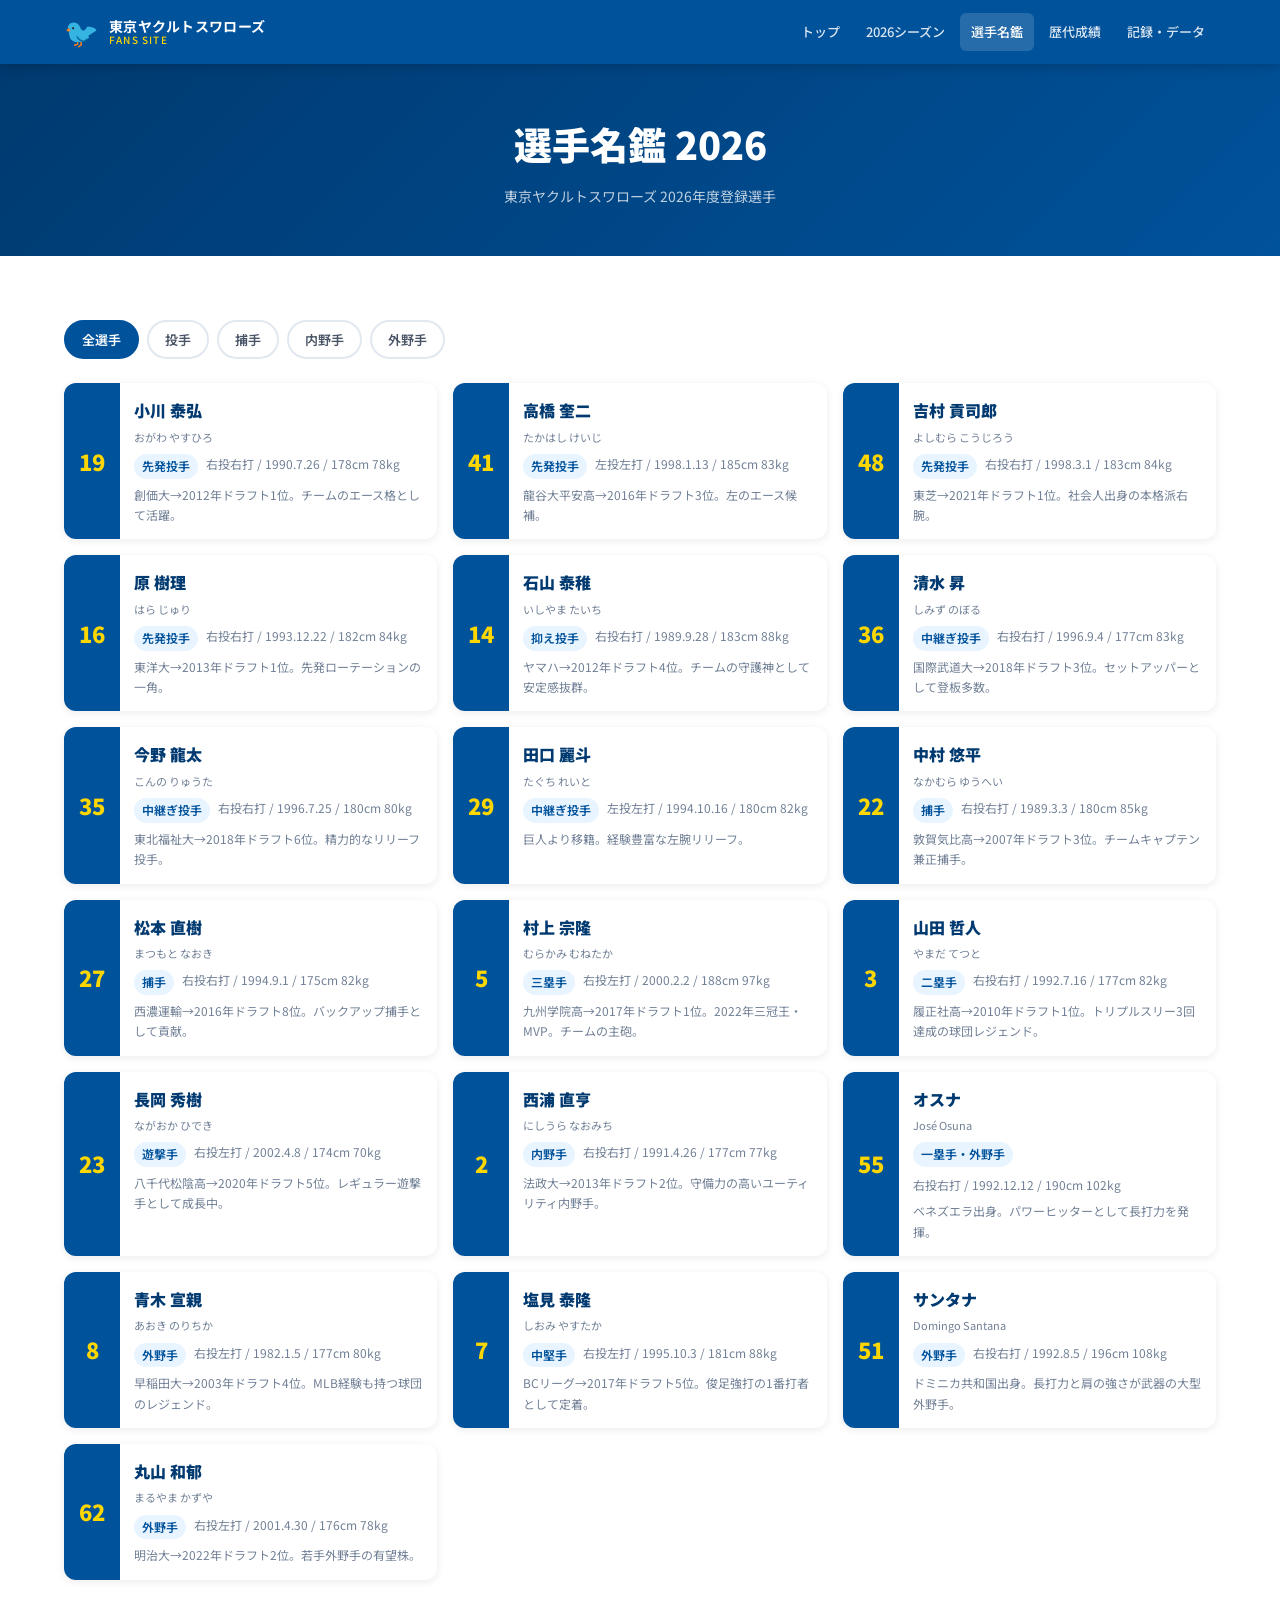
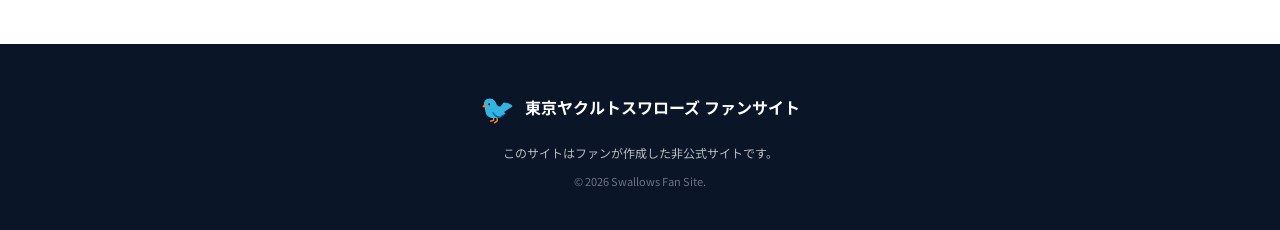
<file: pages/players.html>
<!DOCTYPE html>
<html lang="ja">
<head>
  <meta charset="UTF-8">
  <meta name="viewport" content="width=device-width, initial-scale=1.0">
  <title>選手名鑑 | スワローズファンサイト</title>
  <link rel="stylesheet" href="../css/style.css">
  <link href="https://fonts.googleapis.com/css2?family=Noto+Sans+JP:wght@400;500;700;900&display=swap" rel="stylesheet">
  <style>
    .player-roster { display: grid; grid-template-columns: repeat(auto-fill, minmax(300px, 1fr)); gap: 16px; }
    .roster-card {
      background: #fff;
      border-radius: var(--radius);
      box-shadow: var(--shadow);
      display: flex;
      overflow: hidden;
      transition: transform 0.2s, box-shadow 0.2s;
    }
    .roster-card:hover { transform: translateY(-3px); box-shadow: var(--shadow-hover); }
    .roster-num {
      background: var(--sw-blue);
      color: var(--sw-gold);
      font-size: 22px;
      font-weight: 900;
      width: 56px;
      display: flex;
      align-items: center;
      justify-content: center;
      flex-shrink: 0;
    }
    .roster-body { padding: 14px; flex: 1; }
    .roster-name { font-size: 16px; font-weight: 900; color: var(--sw-blue-dark); margin-bottom: 3px; }
    .roster-ruby { font-size: 11px; color: var(--text-muted); }
    .roster-meta { display: flex; gap: 8px; flex-wrap: wrap; margin-top: 8px; }
    .roster-pos { font-size: 12px; font-weight: 600; background: #e8f4ff; color: var(--sw-blue); padding: 2px 8px; border-radius: 20px; }
    .roster-detail { font-size: 12px; color: var(--text-muted); }
    .filter-bar { display: flex; gap: 8px; flex-wrap: wrap; margin-bottom: 24px; }
    .filter-btn {
      padding: 8px 16px;
      border-radius: 24px;
      border: 2px solid var(--border);
      background: #fff;
      font-family: var(--font);
      font-size: 13px;
      font-weight: 600;
      cursor: pointer;
      transition: all 0.2s;
      color: var(--text-secondary);
    }
    .filter-btn:hover, .filter-btn.active {
      background: var(--sw-blue);
      color: #fff;
      border-color: var(--sw-blue);
    }
  </style>
</head>
<body>
  <header class="site-header">
    <div class="header-inner">
      <div class="logo">
        <span class="logo-swallow">🐦</span>
        <div class="logo-text">
          <span class="logo-main">東京ヤクルトスワローズ</span>
          <span class="logo-sub">FANS SITE</span>
        </div>
      </div>
      <nav class="main-nav">
        <ul>
          <li><a href="../index.html">トップ</a></li>
          <li><a href="season2026.html">2026シーズン</a></li>
          <li><a href="players.html" class="active">選手名鑑</a></li>
          <li><a href="history.html">歴代成績</a></li>
          <li><a href="records.html">記録・データ</a></li>
        </ul>
      </nav>
      <button class="nav-toggle" id="navToggle">&#9776;</button>
    </div>
  </header>

  <div class="page-hero">
    <h1>選手名鑑 2026</h1>
    <p>東京ヤクルトスワローズ 2026年度登録選手</p>
  </div>

  <main>
    <section class="section" style="background:#fff;">
      <div class="container">

        <div class="filter-bar">
          <button class="filter-btn active" data-filter="all">全選手</button>
          <button class="filter-btn" data-filter="pitcher">投手</button>
          <button class="filter-btn" data-filter="catcher">捕手</button>
          <button class="filter-btn" data-filter="infielder">内野手</button>
          <button class="filter-btn" data-filter="outfielder">外野手</button>
        </div>

        <div class="player-roster" id="rosterGrid">

          <!-- 投手 -->
          <div class="roster-card" data-pos="pitcher">
            <div class="roster-num">19</div>
            <div class="roster-body">
              <div class="roster-name">小川 泰弘</div>
              <div class="roster-ruby">おがわ やすひろ</div>
              <div class="roster-meta">
                <span class="roster-pos">先発投手</span>
                <span class="roster-detail">右投右打 / 1990.7.26 / 178cm 78kg</span>
              </div>
              <div class="roster-detail" style="margin-top:6px;">創価大→2012年ドラフト1位。チームのエース格として活躍。</div>
            </div>
          </div>

          <div class="roster-card" data-pos="pitcher">
            <div class="roster-num">41</div>
            <div class="roster-body">
              <div class="roster-name">高橋 奎二</div>
              <div class="roster-ruby">たかはし けいじ</div>
              <div class="roster-meta">
                <span class="roster-pos">先発投手</span>
                <span class="roster-detail">左投左打 / 1998.1.13 / 185cm 83kg</span>
              </div>
              <div class="roster-detail" style="margin-top:6px;">龍谷大平安高→2016年ドラフト3位。左のエース候補。</div>
            </div>
          </div>

          <div class="roster-card" data-pos="pitcher">
            <div class="roster-num">48</div>
            <div class="roster-body">
              <div class="roster-name">吉村 貢司郎</div>
              <div class="roster-ruby">よしむら こうじろう</div>
              <div class="roster-meta">
                <span class="roster-pos">先発投手</span>
                <span class="roster-detail">右投右打 / 1998.3.1 / 183cm 84kg</span>
              </div>
              <div class="roster-detail" style="margin-top:6px;">東芝→2021年ドラフト1位。社会人出身の本格派右腕。</div>
            </div>
          </div>

          <div class="roster-card" data-pos="pitcher">
            <div class="roster-num">16</div>
            <div class="roster-body">
              <div class="roster-name">原 樹理</div>
              <div class="roster-ruby">はら じゅり</div>
              <div class="roster-meta">
                <span class="roster-pos">先発投手</span>
                <span class="roster-detail">右投右打 / 1993.12.22 / 182cm 84kg</span>
              </div>
              <div class="roster-detail" style="margin-top:6px;">東洋大→2013年ドラフト1位。先発ローテーションの一角。</div>
            </div>
          </div>

          <div class="roster-card" data-pos="pitcher">
            <div class="roster-num">14</div>
            <div class="roster-body">
              <div class="roster-name">石山 泰稚</div>
              <div class="roster-ruby">いしやま たいち</div>
              <div class="roster-meta">
                <span class="roster-pos">抑え投手</span>
                <span class="roster-detail">右投右打 / 1989.9.28 / 183cm 88kg</span>
              </div>
              <div class="roster-detail" style="margin-top:6px;">ヤマハ→2012年ドラフト4位。チームの守護神として安定感抜群。</div>
            </div>
          </div>

          <div class="roster-card" data-pos="pitcher">
            <div class="roster-num">36</div>
            <div class="roster-body">
              <div class="roster-name">清水 昇</div>
              <div class="roster-ruby">しみず のぼる</div>
              <div class="roster-meta">
                <span class="roster-pos">中継ぎ投手</span>
                <span class="roster-detail">右投右打 / 1996.9.4 / 177cm 83kg</span>
              </div>
              <div class="roster-detail" style="margin-top:6px;">国際武道大→2018年ドラフト3位。セットアッパーとして登板多数。</div>
            </div>
          </div>

          <div class="roster-card" data-pos="pitcher">
            <div class="roster-num">35</div>
            <div class="roster-body">
              <div class="roster-name">今野 龍太</div>
              <div class="roster-ruby">こんの りゅうた</div>
              <div class="roster-meta">
                <span class="roster-pos">中継ぎ投手</span>
                <span class="roster-detail">右投右打 / 1996.7.25 / 180cm 80kg</span>
              </div>
              <div class="roster-detail" style="margin-top:6px;">東北福祉大→2018年ドラフト6位。精力的なリリーフ投手。</div>
            </div>
          </div>

          <div class="roster-card" data-pos="pitcher">
            <div class="roster-num">29</div>
            <div class="roster-body">
              <div class="roster-name">田口 麗斗</div>
              <div class="roster-ruby">たぐち れいと</div>
              <div class="roster-meta">
                <span class="roster-pos">中継ぎ投手</span>
                <span class="roster-detail">左投左打 / 1994.10.16 / 180cm 82kg</span>
              </div>
              <div class="roster-detail" style="margin-top:6px;">巨人より移籍。経験豊富な左腕リリーフ。</div>
            </div>
          </div>

          <!-- 捕手 -->
          <div class="roster-card" data-pos="catcher">
            <div class="roster-num">22</div>
            <div class="roster-body">
              <div class="roster-name">中村 悠平</div>
              <div class="roster-ruby">なかむら ゆうへい</div>
              <div class="roster-meta">
                <span class="roster-pos">捕手</span>
                <span class="roster-detail">右投右打 / 1989.3.3 / 180cm 85kg</span>
              </div>
              <div class="roster-detail" style="margin-top:6px;">敦賀気比高→2007年ドラフト3位。チームキャプテン兼正捕手。</div>
            </div>
          </div>

          <div class="roster-card" data-pos="catcher">
            <div class="roster-num">27</div>
            <div class="roster-body">
              <div class="roster-name">松本 直樹</div>
              <div class="roster-ruby">まつもと なおき</div>
              <div class="roster-meta">
                <span class="roster-pos">捕手</span>
                <span class="roster-detail">右投右打 / 1994.9.1 / 175cm 82kg</span>
              </div>
              <div class="roster-detail" style="margin-top:6px;">西濃運輸→2016年ドラフト8位。バックアップ捕手として貢献。</div>
            </div>
          </div>

          <!-- 内野手 -->
          <div class="roster-card" data-pos="infielder">
            <div class="roster-num">5</div>
            <div class="roster-body">
              <div class="roster-name">村上 宗隆</div>
              <div class="roster-ruby">むらかみ むねたか</div>
              <div class="roster-meta">
                <span class="roster-pos">三塁手</span>
                <span class="roster-detail">右投左打 / 2000.2.2 / 188cm 97kg</span>
              </div>
              <div class="roster-detail" style="margin-top:6px;">九州学院高→2017年ドラフト1位。2022年三冠王・MVP。チームの主砲。</div>
            </div>
          </div>

          <div class="roster-card" data-pos="infielder">
            <div class="roster-num">3</div>
            <div class="roster-body">
              <div class="roster-name">山田 哲人</div>
              <div class="roster-ruby">やまだ てつと</div>
              <div class="roster-meta">
                <span class="roster-pos">二塁手</span>
                <span class="roster-detail">右投右打 / 1992.7.16 / 177cm 82kg</span>
              </div>
              <div class="roster-detail" style="margin-top:6px;">履正社高→2010年ドラフト1位。トリプルスリー3回達成の球団レジェンド。</div>
            </div>
          </div>

          <div class="roster-card" data-pos="infielder">
            <div class="roster-num">23</div>
            <div class="roster-body">
              <div class="roster-name">長岡 秀樹</div>
              <div class="roster-ruby">ながおか ひでき</div>
              <div class="roster-meta">
                <span class="roster-pos">遊撃手</span>
                <span class="roster-detail">右投左打 / 2002.4.8 / 174cm 70kg</span>
              </div>
              <div class="roster-detail" style="margin-top:6px;">八千代松陰高→2020年ドラフト5位。レギュラー遊撃手として成長中。</div>
            </div>
          </div>

          <div class="roster-card" data-pos="infielder">
            <div class="roster-num">2</div>
            <div class="roster-body">
              <div class="roster-name">西浦 直亨</div>
              <div class="roster-ruby">にしうら なおみち</div>
              <div class="roster-meta">
                <span class="roster-pos">内野手</span>
                <span class="roster-detail">右投右打 / 1991.4.26 / 177cm 77kg</span>
              </div>
              <div class="roster-detail" style="margin-top:6px;">法政大→2013年ドラフト2位。守備力の高いユーティリティ内野手。</div>
            </div>
          </div>

          <div class="roster-card" data-pos="infielder">
            <div class="roster-num">55</div>
            <div class="roster-body">
              <div class="roster-name">オスナ</div>
              <div class="roster-ruby">José Osuna</div>
              <div class="roster-meta">
                <span class="roster-pos">一塁手・外野手</span>
                <span class="roster-detail">右投右打 / 1992.12.12 / 190cm 102kg</span>
              </div>
              <div class="roster-detail" style="margin-top:6px;">ベネズエラ出身。パワーヒッターとして長打力を発揮。</div>
            </div>
          </div>

          <!-- 外野手 -->
          <div class="roster-card" data-pos="outfielder">
            <div class="roster-num">8</div>
            <div class="roster-body">
              <div class="roster-name">青木 宣親</div>
              <div class="roster-ruby">あおき のりちか</div>
              <div class="roster-meta">
                <span class="roster-pos">外野手</span>
                <span class="roster-detail">右投左打 / 1982.1.5 / 177cm 80kg</span>
              </div>
              <div class="roster-detail" style="margin-top:6px;">早稲田大→2003年ドラフト4位。MLB経験も持つ球団のレジェンド。</div>
            </div>
          </div>

          <div class="roster-card" data-pos="outfielder">
            <div class="roster-num">7</div>
            <div class="roster-body">
              <div class="roster-name">塩見 泰隆</div>
              <div class="roster-ruby">しおみ やすたか</div>
              <div class="roster-meta">
                <span class="roster-pos">中堅手</span>
                <span class="roster-detail">右投左打 / 1995.10.3 / 181cm 88kg</span>
              </div>
              <div class="roster-detail" style="margin-top:6px;">BCリーグ→2017年ドラフト5位。俊足強打の1番打者として定着。</div>
            </div>
          </div>

          <div class="roster-card" data-pos="outfielder">
            <div class="roster-num">51</div>
            <div class="roster-body">
              <div class="roster-name">サンタナ</div>
              <div class="roster-ruby">Domingo Santana</div>
              <div class="roster-meta">
                <span class="roster-pos">外野手</span>
                <span class="roster-detail">右投右打 / 1992.8.5 / 196cm 108kg</span>
              </div>
              <div class="roster-detail" style="margin-top:6px;">ドミニカ共和国出身。長打力と肩の強さが武器の大型外野手。</div>
            </div>
          </div>

          <div class="roster-card" data-pos="outfielder">
            <div class="roster-num">62</div>
            <div class="roster-body">
              <div class="roster-name">丸山 和郁</div>
              <div class="roster-ruby">まるやま かずや</div>
              <div class="roster-meta">
                <span class="roster-pos">外野手</span>
                <span class="roster-detail">右投左打 / 2001.4.30 / 176cm 78kg</span>
              </div>
              <div class="roster-detail" style="margin-top:6px;">明治大→2022年ドラフト2位。若手外野手の有望株。</div>
            </div>
          </div>

        </div>
      </div>
    </section>
  </main>

  <footer class="site-footer">
    <div class="footer-inner">
      <div class="footer-logo"><span class="logo-swallow">🐦</span><span>東京ヤクルトスワローズ ファンサイト</span></div>
      <p class="footer-note">このサイトはファンが作成した非公式サイトです。</p>
      <p class="footer-copy">&copy; 2026 Swallows Fan Site.</p>
    </div>
  </footer>

  <script src="../js/main.js"></script>
  <script>
    const filterBtns = document.querySelectorAll('.filter-btn');
    const cards = document.querySelectorAll('.roster-card');
    filterBtns.forEach(btn => {
      btn.addEventListener('click', () => {
        filterBtns.forEach(b => b.classList.remove('active'));
        btn.classList.add('active');
        const f = btn.dataset.filter;
        cards.forEach(card => {
          card.style.display = (f === 'all' || card.dataset.pos === f) ? 'flex' : 'none';
        });
      });
    });
  </script>
</body>
</html>
</file>
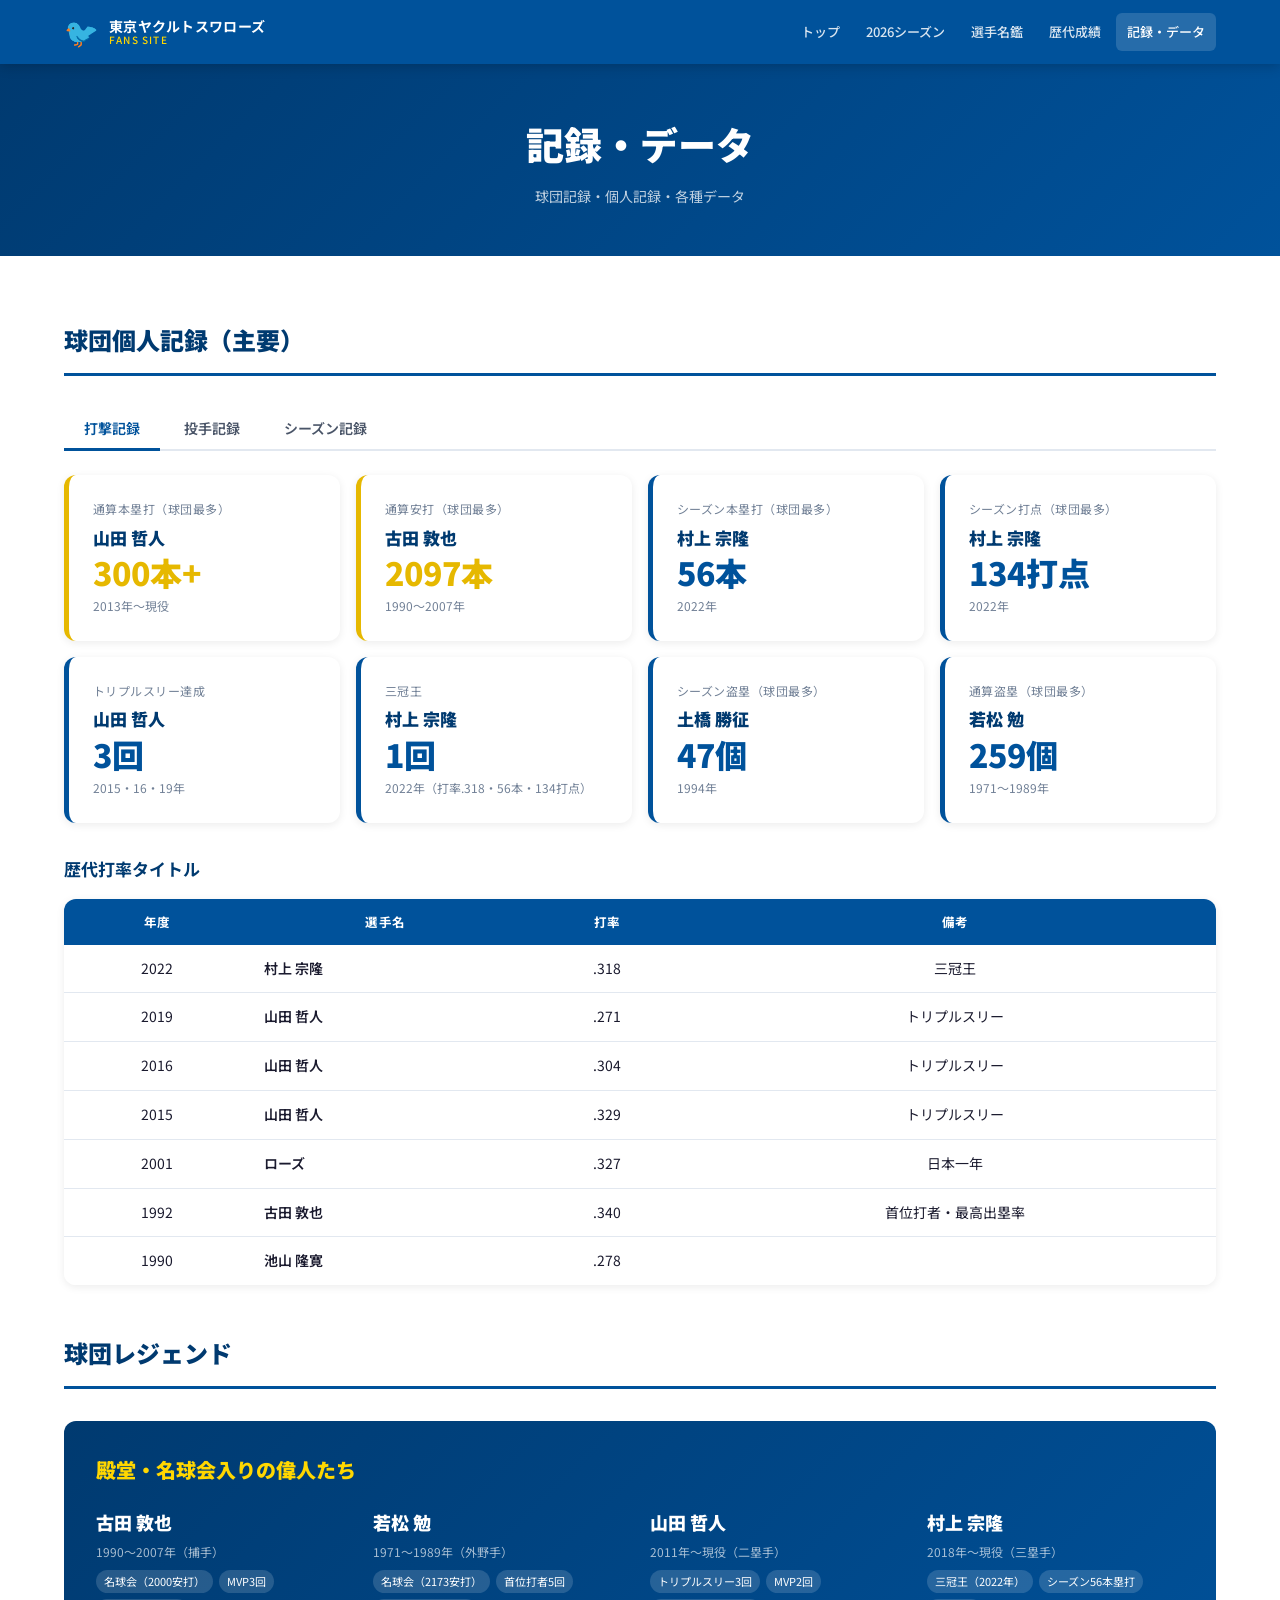
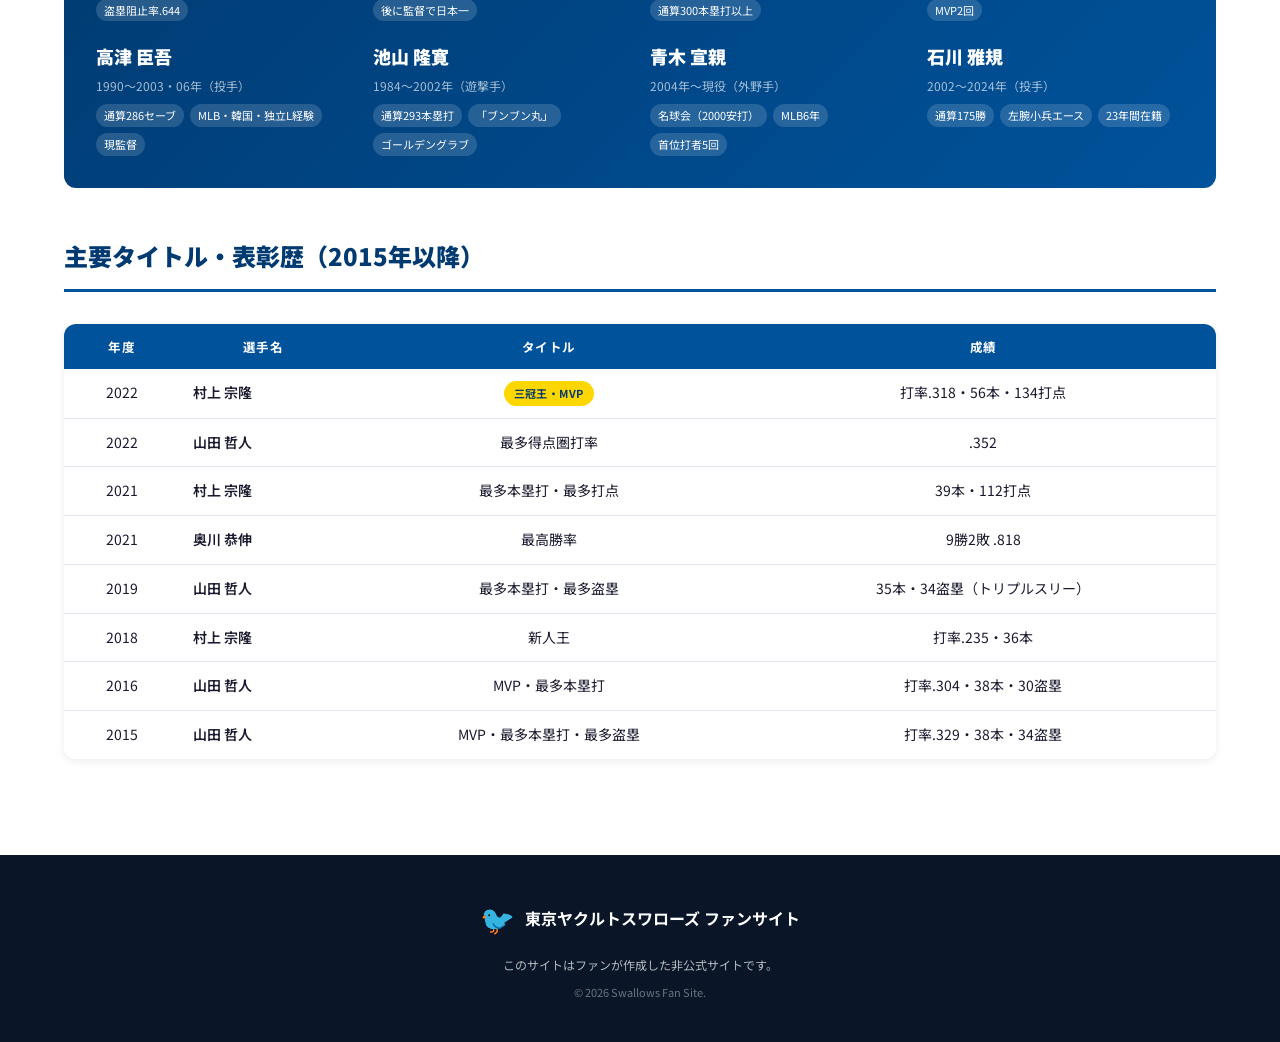
<file: pages/records.html>
<!DOCTYPE html>
<html lang="ja">
<head>
  <meta charset="UTF-8">
  <meta name="viewport" content="width=device-width, initial-scale=1.0">
  <title>記録・データ | スワローズファンサイト</title>
  <link rel="stylesheet" href="../css/style.css">
  <link href="https://fonts.googleapis.com/css2?family=Noto+Sans+JP:wght@400;500;700;900&display=swap" rel="stylesheet">
  <style>
    .record-card {
      background: #fff;
      border-radius: var(--radius);
      box-shadow: var(--shadow);
      padding: 24px;
      border-left: 5px solid var(--sw-blue);
      transition: transform 0.2s, box-shadow 0.2s;
    }
    .record-card:hover { transform: translateY(-3px); box-shadow: var(--shadow-hover); }
    .record-card.gold { border-left-color: var(--sw-gold-dark); }
    .record-card.red { border-left-color: var(--sw-red); }
    .record-label { font-size: 12px; color: var(--text-muted); margin-bottom: 4px; letter-spacing: 0.04em; }
    .record-holder { font-size: 17px; font-weight: 900; color: var(--sw-blue-dark); margin-bottom: 4px; }
    .record-value { font-size: 32px; font-weight: 900; color: var(--sw-blue); line-height: 1; margin-bottom: 8px; }
    .record-card.gold .record-value { color: var(--sw-gold-dark); }
    .record-card.red .record-value { color: var(--sw-red); }
    .record-year { font-size: 12px; color: var(--text-muted); }

    .legend-section {
      background: linear-gradient(135deg, var(--sw-blue-dark), var(--sw-blue));
      color: #fff;
      border-radius: var(--radius);
      padding: 32px;
      margin-bottom: 48px;
    }
    .legend-section h3 { font-size: 20px; font-weight: 900; margin-bottom: 20px; color: var(--sw-gold); }
    .legend-grid { display: grid; grid-template-columns: repeat(auto-fill, minmax(220px, 1fr)); gap: 20px; }
    .legend-item { }
    .legend-name { font-size: 18px; font-weight: 900; margin-bottom: 4px; }
    .legend-era { font-size: 12px; color: rgba(255,255,255,0.65); margin-bottom: 8px; }
    .legend-tags { display: flex; gap: 6px; flex-wrap: wrap; }
    .legend-tag { font-size: 11px; padding: 2px 8px; border-radius: 20px; background: rgba(255,255,255,0.15); }
  </style>
</head>
<body>
  <header class="site-header">
    <div class="header-inner">
      <div class="logo">
        <span class="logo-swallow">🐦</span>
        <div class="logo-text">
          <span class="logo-main">東京ヤクルトスワローズ</span>
          <span class="logo-sub">FANS SITE</span>
        </div>
      </div>
      <nav class="main-nav">
        <ul>
          <li><a href="../index.html">トップ</a></li>
          <li><a href="season2026.html">2026シーズン</a></li>
          <li><a href="players.html">選手名鑑</a></li>
          <li><a href="history.html">歴代成績</a></li>
          <li><a href="records.html" class="active">記録・データ</a></li>
        </ul>
      </nav>
      <button class="nav-toggle" id="navToggle">&#9776;</button>
    </div>
  </header>

  <div class="page-hero">
    <h1>記録・データ</h1>
    <p>球団記録・個人記録・各種データ</p>
  </div>

  <main>
    <section class="section" style="background:#fff;">
      <div class="container">

        <!-- 球団記録 -->
        <h2 class="section-title">球団個人記録（主要）</h2>

        <div class="tabs">
          <button class="tab-btn active" data-group="rec" data-tab="batting">打撃記録</button>
          <button class="tab-btn" data-group="rec" data-tab="pitching">投手記録</button>
          <button class="tab-btn" data-group="rec" data-tab="season">シーズン記録</button>
        </div>

        <!-- 打撃記録 -->
        <div class="tab-content active" data-group="rec" data-tab="batting">
          <div style="display:grid;grid-template-columns:repeat(auto-fill,minmax(220px,1fr));gap:16px;margin-bottom:32px;">
            <div class="record-card gold">
              <div class="record-label">通算本塁打（球団最多）</div>
              <div class="record-holder">山田 哲人</div>
              <div class="record-value">300本+</div>
              <div class="record-year">2013年〜現役</div>
            </div>
            <div class="record-card gold">
              <div class="record-label">通算安打（球団最多）</div>
              <div class="record-holder">古田 敦也</div>
              <div class="record-value">2097本</div>
              <div class="record-year">1990〜2007年</div>
            </div>
            <div class="record-card">
              <div class="record-label">シーズン本塁打（球団最多）</div>
              <div class="record-holder">村上 宗隆</div>
              <div class="record-value">56本</div>
              <div class="record-year">2022年</div>
            </div>
            <div class="record-card">
              <div class="record-label">シーズン打点（球団最多）</div>
              <div class="record-holder">村上 宗隆</div>
              <div class="record-value">134打点</div>
              <div class="record-year">2022年</div>
            </div>
            <div class="record-card">
              <div class="record-label">トリプルスリー達成</div>
              <div class="record-holder">山田 哲人</div>
              <div class="record-value">3回</div>
              <div class="record-year">2015・16・19年</div>
            </div>
            <div class="record-card">
              <div class="record-label">三冠王</div>
              <div class="record-holder">村上 宗隆</div>
              <div class="record-value">1回</div>
              <div class="record-year">2022年（打率.318・56本・134打点）</div>
            </div>
            <div class="record-card">
              <div class="record-label">シーズン盗塁（球団最多）</div>
              <div class="record-holder">土橋 勝征</div>
              <div class="record-value">47個</div>
              <div class="record-year">1994年</div>
            </div>
            <div class="record-card">
              <div class="record-label">通算盗塁（球団最多）</div>
              <div class="record-holder">若松 勉</div>
              <div class="record-value">259個</div>
              <div class="record-year">1971〜1989年</div>
            </div>
          </div>

          <h3 style="font-size:17px;font-weight:700;color:var(--sw-blue-dark);margin-bottom:16px;">歴代打率タイトル</h3>
          <div class="data-table-wrap">
            <table class="data-table">
              <thead><tr><th>年度</th><th>選手名</th><th>打率</th><th>備考</th></tr></thead>
              <tbody>
                <tr><td>2022</td><td class="name-col">村上 宗隆</td><td>.318</td><td>三冠王</td></tr>
                <tr><td>2019</td><td class="name-col">山田 哲人</td><td>.271</td><td>トリプルスリー</td></tr>
                <tr><td>2016</td><td class="name-col">山田 哲人</td><td>.304</td><td>トリプルスリー</td></tr>
                <tr><td>2015</td><td class="name-col">山田 哲人</td><td>.329</td><td>トリプルスリー</td></tr>
                <tr><td>2001</td><td class="name-col">ローズ</td><td>.327</td><td>日本一年</td></tr>
                <tr><td>1992</td><td class="name-col">古田 敦也</td><td>.340</td><td>首位打者・最高出塁率</td></tr>
                <tr><td>1990</td><td class="name-col">池山 隆寛</td><td>.278</td><td></td></tr>
              </tbody>
            </table>
          </div>
        </div>

        <!-- 投手記録 -->
        <div class="tab-content" data-group="rec" data-tab="pitching">
          <div style="display:grid;grid-template-columns:repeat(auto-fill,minmax(220px,1fr));gap:16px;margin-bottom:32px;">
            <div class="record-card gold">
              <div class="record-label">通算勝利（球団最多）</div>
              <div class="record-holder">金田 正一</div>
              <div class="record-value">400勝</div>
              <div class="record-year">国鉄・サンケイ時代含む</div>
            </div>
            <div class="record-card">
              <div class="record-label">シーズン奪三振（球団最多）</div>
              <div class="record-holder">小川 泰弘</div>
              <div class="record-value">196個</div>
              <div class="record-year">2013年</div>
            </div>
            <div class="record-card">
              <div class="record-label">シーズン最多セーブ（球団）</div>
              <div class="record-holder">石山 泰稚</div>
              <div class="record-value">34S</div>
              <div class="record-year">2019年</div>
            </div>
            <div class="record-card">
              <div class="record-label">通算セーブ（球団最多）</div>
              <div class="record-holder">高津 臣吾</div>
              <div class="record-value">286S</div>
              <div class="record-year">1990〜2003・06年</div>
            </div>
            <div class="record-card red">
              <div class="record-label">シーズン最優秀防御率</div>
              <div class="record-holder">小川 泰弘</div>
              <div class="record-value">2.03</div>
              <div class="record-year">2013年（最多勝も獲得）</div>
            </div>
            <div class="record-card">
              <div class="record-label">ノーヒットノーラン</div>
              <div class="record-holder">小川 泰弘</div>
              <div class="record-value">1回</div>
              <div class="record-year">2013年9月19日</div>
            </div>
          </div>

          <h3 style="font-size:17px;font-weight:700;color:var(--sw-blue-dark);margin-bottom:16px;">歴代最多勝投手</h3>
          <div class="data-table-wrap">
            <table class="data-table">
              <thead><tr><th>年度</th><th>選手名</th><th>勝利数</th><th>防御率</th><th>備考</th></tr></thead>
              <tbody>
                <tr><td>2022</td><td class="name-col">高橋 奎二</td><td>12勝</td><td>2.68</td><td>リーグ優勝年</td></tr>
                <tr><td>2021</td><td class="name-col">奥川 恭伸</td><td>9勝</td><td>2.20</td><td>日本一年</td></tr>
                <tr><td>2019</td><td class="name-col">小川 泰弘</td><td>11勝</td><td>3.59</td><td></td></tr>
                <tr><td>2013</td><td class="name-col">小川 泰弘</td><td>16勝</td><td>2.03</td><td>最多勝・最優秀防御率</td></tr>
                <tr><td>2001</td><td class="name-col">石川 雅規</td><td>14勝</td><td>3.20</td><td>日本一年・新人王</td></tr>
                <tr><td>1997</td><td class="name-col">川崎 憲次郎</td><td>17勝</td><td>2.27</td><td>日本一年</td></tr>
                <tr><td>1993</td><td class="name-col">岡林 洋一</td><td>17勝</td><td>2.32</td><td>日本一年</td></tr>
              </tbody>
            </table>
          </div>
        </div>

        <!-- シーズン記録 -->
        <div class="tab-content" data-group="rec" data-tab="season">
          <div style="display:grid;grid-template-columns:repeat(auto-fill,minmax(260px,1fr));gap:16px;margin-bottom:32px;">
            <div class="record-card gold">
              <div class="record-label">シーズン最多勝利</div>
              <div class="record-value">82勝</div>
              <div class="record-year">1997年（82勝48敗5分）</div>
            </div>
            <div class="record-card gold">
              <div class="record-label">シーズン最高勝率</div>
              <div class="record-value">.631</div>
              <div class="record-year">1995・1997年</div>
            </div>
            <div class="record-card">
              <div class="record-label">シーズン最少失点</div>
              <div class="record-value">413点</div>
              <div class="record-year">1997年</div>
            </div>
            <div class="record-card">
              <div class="record-label">シーズン最多本塁打（チーム）</div>
              <div class="record-value">186本</div>
              <div class="record-year">2022年</div>
            </div>
            <div class="record-card red">
              <div class="record-label">シーズン最多敗戦</div>
              <div class="record-value">96敗</div>
              <div class="record-year">2017年（45勝96敗2分）</div>
            </div>
            <div class="record-card">
              <div class="record-label">シーズン連勝記録</div>
              <div class="record-value">12連勝</div>
              <div class="record-year">1997年</div>
            </div>
          </div>
        </div>

        <!-- 球団レジェンド -->
        <h2 class="section-title" style="margin-top:48px;">球団レジェンド</h2>
        <div class="legend-section">
          <h3>殿堂・名球会入りの偉人たち</h3>
          <div class="legend-grid">
            <div class="legend-item">
              <div class="legend-name">古田 敦也</div>
              <div class="legend-era">1990〜2007年（捕手）</div>
              <div class="legend-tags">
                <span class="legend-tag">名球会（2000安打）</span>
                <span class="legend-tag">MVP3回</span>
                <span class="legend-tag">盗塁阻止率.644</span>
              </div>
            </div>
            <div class="legend-item">
              <div class="legend-name">若松 勉</div>
              <div class="legend-era">1971〜1989年（外野手）</div>
              <div class="legend-tags">
                <span class="legend-tag">名球会（2173安打）</span>
                <span class="legend-tag">首位打者5回</span>
                <span class="legend-tag">後に監督で日本一</span>
              </div>
            </div>
            <div class="legend-item">
              <div class="legend-name">山田 哲人</div>
              <div class="legend-era">2011年〜現役（二塁手）</div>
              <div class="legend-tags">
                <span class="legend-tag">トリプルスリー3回</span>
                <span class="legend-tag">MVP2回</span>
                <span class="legend-tag">通算300本塁打以上</span>
              </div>
            </div>
            <div class="legend-item">
              <div class="legend-name">村上 宗隆</div>
              <div class="legend-era">2018年〜現役（三塁手）</div>
              <div class="legend-tags">
                <span class="legend-tag">三冠王（2022年）</span>
                <span class="legend-tag">シーズン56本塁打</span>
                <span class="legend-tag">MVP2回</span>
              </div>
            </div>
            <div class="legend-item">
              <div class="legend-name">高津 臣吾</div>
              <div class="legend-era">1990〜2003・06年（投手）</div>
              <div class="legend-tags">
                <span class="legend-tag">通算286セーブ</span>
                <span class="legend-tag">MLB・韓国・独立L経験</span>
                <span class="legend-tag">現監督</span>
              </div>
            </div>
            <div class="legend-item">
              <div class="legend-name">池山 隆寛</div>
              <div class="legend-era">1984〜2002年（遊撃手）</div>
              <div class="legend-tags">
                <span class="legend-tag">通算293本塁打</span>
                <span class="legend-tag">「ブンブン丸」</span>
                <span class="legend-tag">ゴールデングラブ</span>
              </div>
            </div>
            <div class="legend-item">
              <div class="legend-name">青木 宣親</div>
              <div class="legend-era">2004年〜現役（外野手）</div>
              <div class="legend-tags">
                <span class="legend-tag">名球会（2000安打）</span>
                <span class="legend-tag">MLB6年</span>
                <span class="legend-tag">首位打者5回</span>
              </div>
            </div>
            <div class="legend-item">
              <div class="legend-name">石川 雅規</div>
              <div class="legend-era">2002〜2024年（投手）</div>
              <div class="legend-tags">
                <span class="legend-tag">通算175勝</span>
                <span class="legend-tag">左腕小兵エース</span>
                <span class="legend-tag">23年間在籍</span>
              </div>
            </div>
          </div>
        </div>

        <!-- 受賞歴 -->
        <h2 class="section-title">主要タイトル・表彰歴（2015年以降）</h2>
        <div class="data-table-wrap">
          <table class="data-table">
            <thead><tr><th>年度</th><th>選手名</th><th>タイトル</th><th>成績</th></tr></thead>
            <tbody>
              <tr><td>2022</td><td class="name-col">村上 宗隆</td><td><span class="badge badge-gold">三冠王・MVP</span></td><td>打率.318・56本・134打点</td></tr>
              <tr><td>2022</td><td class="name-col">山田 哲人</td><td>最多得点圏打率</td><td>.352</td></tr>
              <tr><td>2021</td><td class="name-col">村上 宗隆</td><td>最多本塁打・最多打点</td><td>39本・112打点</td></tr>
              <tr><td>2021</td><td class="name-col">奥川 恭伸</td><td>最高勝率</td><td>9勝2敗 .818</td></tr>
              <tr><td>2019</td><td class="name-col">山田 哲人</td><td>最多本塁打・最多盗塁</td><td>35本・34盗塁（トリプルスリー）</td></tr>
              <tr><td>2018</td><td class="name-col">村上 宗隆</td><td>新人王</td><td>打率.235・36本</td></tr>
              <tr><td>2016</td><td class="name-col">山田 哲人</td><td>MVP・最多本塁打</td><td>打率.304・38本・30盗塁</td></tr>
              <tr><td>2015</td><td class="name-col">山田 哲人</td><td>MVP・最多本塁打・最多盗塁</td><td>打率.329・38本・34盗塁</td></tr>
            </tbody>
          </table>
        </div>

      </div>
    </section>
  </main>

  <footer class="site-footer">
    <div class="footer-inner">
      <div class="footer-logo"><span class="logo-swallow">🐦</span><span>東京ヤクルトスワローズ ファンサイト</span></div>
      <p class="footer-note">このサイトはファンが作成した非公式サイトです。</p>
      <p class="footer-copy">&copy; 2026 Swallows Fan Site.</p>
    </div>
  </footer>
  <script src="../js/main.js"></script>
</body>
</html>
</file>
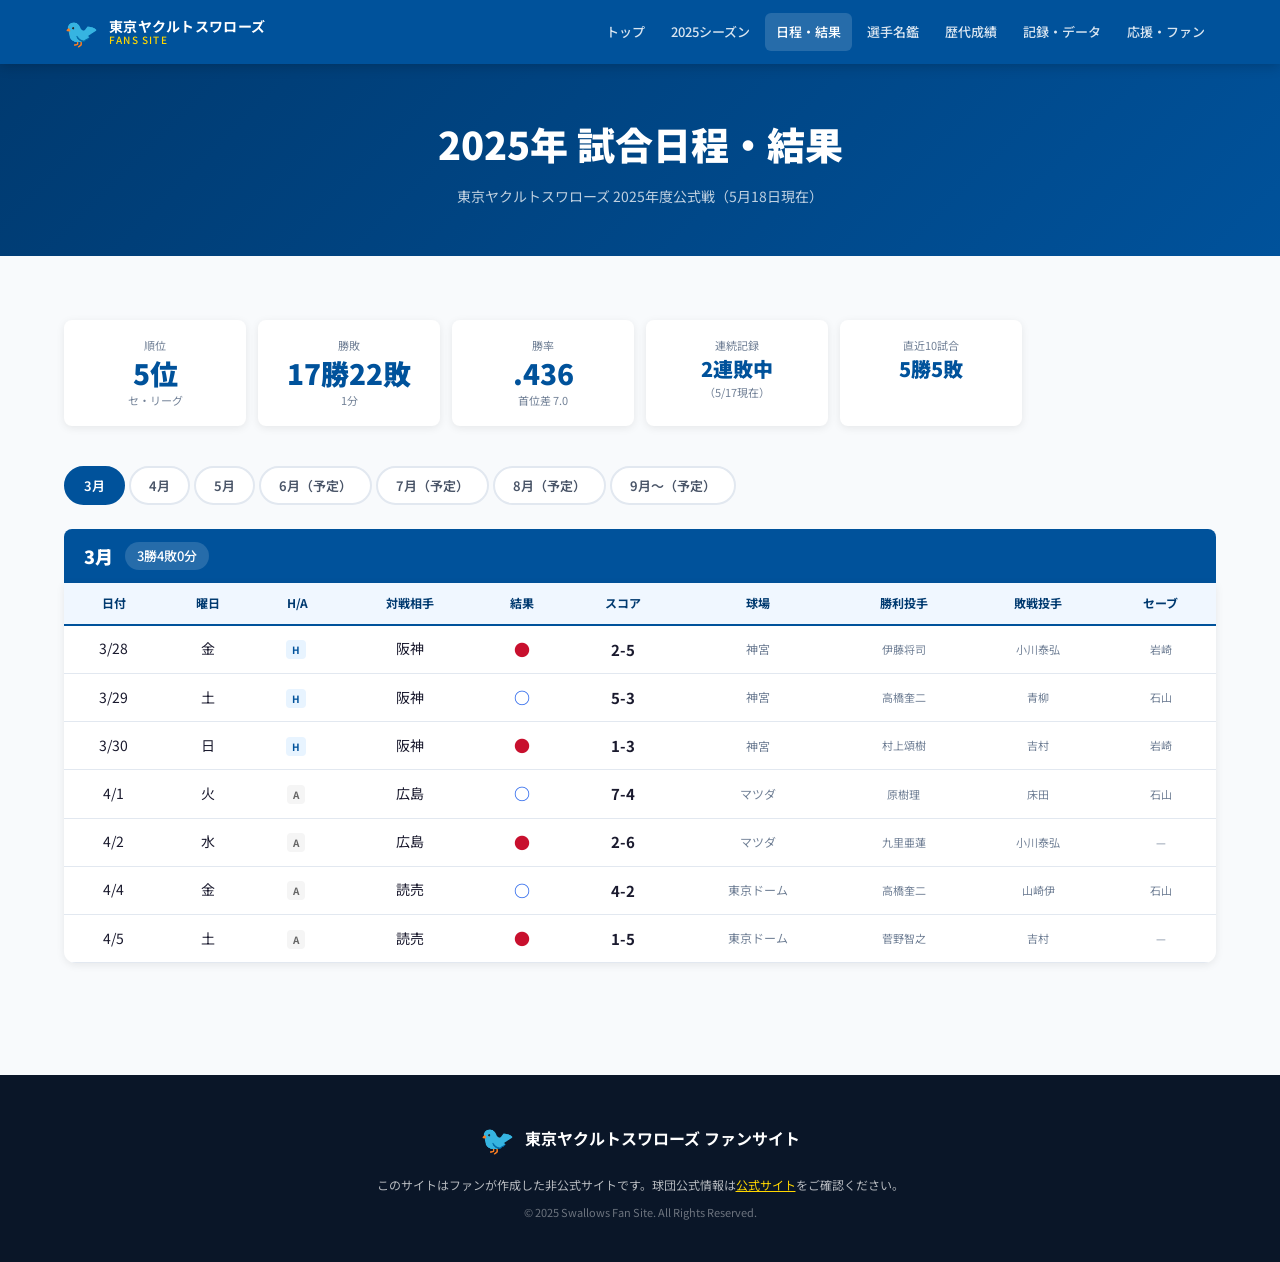
<file: pages/schedule.html>
<!DOCTYPE html>
<html lang="ja">
<head>
  <meta charset="UTF-8">
  <meta name="viewport" content="width=device-width, initial-scale=1.0">
  <title>試合日程・結果 | スワローズファンサイト</title>
  <link rel="stylesheet" href="../css/style.css">
  <link href="https://fonts.googleapis.com/css2?family=Noto+Sans+JP:wght@400;500;700;900&display=swap" rel="stylesheet">
  <style>
    .schedule-month { margin-bottom: 48px; }
    .month-header {
      background: var(--sw-blue);
      color: #fff;
      padding: 12px 20px;
      border-radius: var(--radius-sm) var(--radius-sm) 0 0;
      font-size: 18px;
      font-weight: 900;
      display: flex;
      align-items: center;
      gap: 12px;
    }
    .month-record {
      font-size: 13px;
      font-weight: 500;
      background: rgba(255,255,255,0.15);
      padding: 3px 12px;
      border-radius: 20px;
    }
    .schedule-table {
      width: 100%;
      border-collapse: collapse;
      font-size: 14px;
    }
    .schedule-table thead th {
      background: #f0f7ff;
      color: var(--sw-blue-dark);
      padding: 10px 12px;
      text-align: center;
      font-weight: 700;
      font-size: 12px;
      border-bottom: 2px solid var(--sw-blue);
    }
    .schedule-table tbody td {
      padding: 10px 12px;
      text-align: center;
      border-bottom: 1px solid var(--border);
      background: #fff;
    }
    .schedule-table tbody tr:hover td { background: #f8fbff; }
    .result-win { color: #2563eb; font-weight: 900; font-size: 16px; }
    .result-loss { color: var(--sw-red); font-weight: 900; font-size: 16px; }
    .result-draw { color: #718096; font-weight: 900; font-size: 16px; }
    .result-future { color: var(--text-muted); font-size: 13px; }
    .score-cell { font-weight: 700; font-size: 15px; color: var(--text-primary); }
    .venue-cell { font-size: 12px; color: var(--text-muted); }
    .home-badge {
      display: inline-block;
      background: #e8f4ff;
      color: var(--sw-blue);
      font-size: 10px;
      font-weight: 700;
      padding: 1px 6px;
      border-radius: 4px;
      margin-right: 4px;
    }
    .away-badge {
      display: inline-block;
      background: #f5f5f5;
      color: #666;
      font-size: 10px;
      font-weight: 700;
      padding: 1px 6px;
      border-radius: 4px;
      margin-right: 4px;
    }
    .pitcher-note { font-size: 11px; color: var(--text-muted); }
    .today-row td { background: #fffbea !important; }
    .today-row td:first-child { border-left: 4px solid var(--sw-gold); }

    .standings-mini {
      display: grid;
      grid-template-columns: repeat(auto-fill, minmax(160px, 1fr));
      gap: 12px;
      margin-bottom: 40px;
    }
    .scard {
      background: #fff;
      border-radius: var(--radius-sm);
      box-shadow: var(--shadow);
      padding: 16px;
      text-align: center;
    }
    .scard-label { font-size: 11px; color: var(--text-muted); margin-bottom: 4px; }
    .scard-val { font-size: 28px; font-weight: 900; color: var(--sw-blue); line-height: 1; }
    .scard-sub { font-size: 11px; color: var(--text-muted); margin-top: 4px; }

    .month-tabs { display: flex; gap: 4px; flex-wrap: wrap; margin-bottom: 24px; }
    .month-tab-btn {
      padding: 8px 18px;
      border-radius: 24px;
      border: 2px solid var(--border);
      background: #fff;
      font-family: var(--font);
      font-size: 13px;
      font-weight: 600;
      cursor: pointer;
      color: var(--text-secondary);
      transition: all 0.2s;
    }
    .month-tab-btn:hover, .month-tab-btn.active {
      background: var(--sw-blue);
      color: #fff;
      border-color: var(--sw-blue);
    }
  </style>
</head>
<body>
  <header class="site-header">
    <div class="header-inner">
      <div class="logo">
        <span class="logo-swallow">🐦</span>
        <div class="logo-text">
          <span class="logo-main">東京ヤクルトスワローズ</span>
          <span class="logo-sub">FANS SITE</span>
        </div>
      </div>
      <nav class="main-nav">
        <ul>
          <li><a href="../index.html">トップ</a></li>
          <li><a href="season2025.html">2025シーズン</a></li>
          <li><a href="schedule.html" class="active">日程・結果</a></li>
          <li><a href="players.html">選手名鑑</a></li>
          <li><a href="history.html">歴代成績</a></li>
          <li><a href="records.html">記録・データ</a></li>
          <li><a href="cheers.html">応援・ファン</a></li>
        </ul>
      </nav>
      <button class="nav-toggle" id="navToggle">&#9776;</button>
    </div>
  </header>

  <div class="page-hero">
    <h1>2025年 試合日程・結果</h1>
    <p>東京ヤクルトスワローズ 2025年度公式戦（5月18日現在）</p>
  </div>

  <main>
    <section class="section" style="background:#f8fafc;">
      <div class="container">

        <!-- チーム概況 -->
        <div class="standings-mini">
          <div class="scard">
            <div class="scard-label">順位</div>
            <div class="scard-val" style="color:var(--sw-blue);">5位</div>
            <div class="scard-sub">セ・リーグ</div>
          </div>
          <div class="scard">
            <div class="scard-label">勝敗</div>
            <div class="scard-val">17勝22敗</div>
            <div class="scard-sub">1分</div>
          </div>
          <div class="scard">
            <div class="scard-label">勝率</div>
            <div class="scard-val">.436</div>
            <div class="scard-sub">首位差 7.0</div>
          </div>
          <div class="scard">
            <div class="scard-label">連続記録</div>
            <div class="scard-val" style="font-size:20px;">2連敗中</div>
            <div class="scard-sub">（5/17現在）</div>
          </div>
          <div class="scard">
            <div class="scard-label">直近10試合</div>
            <div class="scard-val" style="font-size:20px;">5勝5敗</div>
            <div class="scard-sub"></div>
          </div>
        </div>

        <!-- 月別フィルター -->
        <div class="month-tabs">
          <button class="month-tab-btn active" data-month="march">3月</button>
          <button class="month-tab-btn" data-month="april">4月</button>
          <button class="month-tab-btn" data-month="may">5月</button>
          <button class="month-tab-btn" data-month="june">6月（予定）</button>
          <button class="month-tab-btn" data-month="july">7月（予定）</button>
          <button class="month-tab-btn" data-month="aug">8月（予定）</button>
          <button class="month-tab-btn" data-month="sep">9月〜（予定）</button>
        </div>

        <!-- 3月 -->
        <div class="schedule-month" data-month-section="march">
          <div class="month-header">
            3月
            <span class="month-record">3勝4敗0分</span>
          </div>
          <div style="overflow-x:auto;border-radius:0 0 var(--radius) var(--radius);box-shadow:var(--shadow);">
            <table class="schedule-table">
              <thead>
                <tr>
                  <th>日付</th><th>曜日</th><th>H/A</th><th>対戦相手</th>
                  <th>結果</th><th>スコア</th><th>球場</th><th>勝利投手</th><th>敗戦投手</th><th>セーブ</th>
                </tr>
              </thead>
              <tbody>
                <tr><td>3/28</td><td>金</td><td><span class="home-badge">H</span></td><td>阪神</td><td class="result-loss">●</td><td class="score-cell">2-5</td><td class="venue-cell">神宮</td><td class="pitcher-note">伊藤将司</td><td class="pitcher-note">小川泰弘</td><td class="pitcher-note">岩崎</td></tr>
                <tr><td>3/29</td><td>土</td><td><span class="home-badge">H</span></td><td>阪神</td><td class="result-win">○</td><td class="score-cell">5-3</td><td class="venue-cell">神宮</td><td class="pitcher-note">高橋奎二</td><td class="pitcher-note">青柳</td><td class="pitcher-note">石山</td></tr>
                <tr><td>3/30</td><td>日</td><td><span class="home-badge">H</span></td><td>阪神</td><td class="result-loss">●</td><td class="score-cell">1-3</td><td class="venue-cell">神宮</td><td class="pitcher-note">村上頌樹</td><td class="pitcher-note">吉村</td><td class="pitcher-note">岩崎</td></tr>
                <tr><td>4/1</td><td>火</td><td><span class="away-badge">A</span></td><td>広島</td><td class="result-win">○</td><td class="score-cell">7-4</td><td class="venue-cell">マツダ</td><td class="pitcher-note">原樹理</td><td class="pitcher-note">床田</td><td class="pitcher-note">石山</td></tr>
                <tr><td>4/2</td><td>水</td><td><span class="away-badge">A</span></td><td>広島</td><td class="result-loss">●</td><td class="score-cell">2-6</td><td class="venue-cell">マツダ</td><td class="pitcher-note">九里亜蓮</td><td class="pitcher-note">小川泰弘</td><td class="pitcher-note">—</td></tr>
                <tr><td>4/4</td><td>金</td><td><span class="away-badge">A</span></td><td>読売</td><td class="result-win">○</td><td class="score-cell">4-2</td><td class="venue-cell">東京ドーム</td><td class="pitcher-note">高橋奎二</td><td class="pitcher-note">山崎伊</td><td class="pitcher-note">石山</td></tr>
                <tr><td>4/5</td><td>土</td><td><span class="away-badge">A</span></td><td>読売</td><td class="result-loss">●</td><td class="score-cell">1-5</td><td class="venue-cell">東京ドーム</td><td class="pitcher-note">菅野智之</td><td class="pitcher-note">吉村</td><td class="pitcher-note">—</td></tr>
              </tbody>
            </table>
          </div>
        </div>

        <!-- 4月 -->
        <div class="schedule-month" data-month-section="april" style="display:none;">
          <div class="month-header">
            4月
            <span class="month-record">8勝10敗1分</span>
          </div>
          <div style="overflow-x:auto;border-radius:0 0 var(--radius) var(--radius);box-shadow:var(--shadow);">
            <table class="schedule-table">
              <thead>
                <tr>
                  <th>日付</th><th>曜日</th><th>H/A</th><th>対戦相手</th>
                  <th>結果</th><th>スコア</th><th>球場</th><th>勝利投手</th><th>敗戦投手</th><th>セーブ</th>
                </tr>
              </thead>
              <tbody>
                <tr><td>4/8</td><td>火</td><td><span class="home-badge">H</span></td><td>DeNA</td><td class="result-win">○</td><td class="score-cell">6-3</td><td class="venue-cell">神宮</td><td class="pitcher-note">小川泰弘</td><td class="pitcher-note">東克樹</td><td class="pitcher-note">石山</td></tr>
                <tr><td>4/9</td><td>水</td><td><span class="home-badge">H</span></td><td>DeNA</td><td class="result-loss">●</td><td class="score-cell">3-5</td><td class="venue-cell">神宮</td><td class="pitcher-note">バウアー</td><td class="pitcher-note">高橋奎二</td><td class="pitcher-note">森原</td></tr>
                <tr><td>4/10</td><td>木</td><td><span class="home-badge">H</span></td><td>DeNA</td><td class="result-draw">△</td><td class="score-cell">4-4</td><td class="venue-cell">神宮</td><td class="pitcher-note">—</td><td class="pitcher-note">—</td><td class="pitcher-note">—</td></tr>
                <tr><td>4/11</td><td>金</td><td><span class="away-badge">A</span></td><td>中日</td><td class="result-win">○</td><td class="score-cell">5-2</td><td class="venue-cell">バンテリン</td><td class="pitcher-note">吉村</td><td class="pitcher-note">涌井</td><td class="pitcher-note">石山</td></tr>
                <tr><td>4/12</td><td>土</td><td><span class="away-badge">A</span></td><td>中日</td><td class="result-loss">●</td><td class="score-cell">1-3</td><td class="venue-cell">バンテリン</td><td class="pitcher-note">小笠原</td><td class="pitcher-note">原樹理</td><td class="pitcher-note">マルティネス</td></tr>
                <tr><td>4/13</td><td>日</td><td><span class="away-badge">A</span></td><td>中日</td><td class="result-win">○</td><td class="score-cell">8-4</td><td class="venue-cell">バンテリン</td><td class="pitcher-note">小川泰弘</td><td class="pitcher-note">松葉</td><td class="pitcher-note">清水昇</td></tr>
                <tr><td>4/15</td><td>火</td><td><span class="home-badge">H</span></td><td>読売</td><td class="result-loss">●</td><td class="score-cell">2-7</td><td class="venue-cell">神宮</td><td class="pitcher-note">菅野智之</td><td class="pitcher-note">高橋奎二</td><td class="pitcher-note">—</td></tr>
                <tr><td>4/16</td><td>水</td><td><span class="home-badge">H</span></td><td>読売</td><td class="result-win">○</td><td class="score-cell">3-2</td><td class="venue-cell">神宮</td><td class="pitcher-note">吉村</td><td class="pitcher-note">山崎伊</td><td class="pitcher-note">石山</td></tr>
                <tr><td>4/17</td><td>木</td><td><span class="home-badge">H</span></td><td>読売</td><td class="result-loss">●</td><td class="score-cell">0-4</td><td class="venue-cell">神宮</td><td class="pitcher-note">戸郷翔征</td><td class="pitcher-note">原樹理</td><td class="pitcher-note">—</td></tr>
                <tr><td>4/18</td><td>金</td><td><span class="away-badge">A</span></td><td>阪神</td><td class="result-loss">●</td><td class="score-cell">1-5</td><td class="venue-cell">甲子園</td><td class="pitcher-note">西勇輝</td><td class="pitcher-note">小川泰弘</td><td class="pitcher-note">岩崎</td></tr>
                <tr><td>4/19</td><td>土</td><td><span class="away-badge">A</span></td><td>阪神</td><td class="result-win">○</td><td class="score-cell">6-4</td><td class="venue-cell">甲子園</td><td class="pitcher-note">高橋奎二</td><td class="pitcher-note">伊藤将司</td><td class="pitcher-note">石山</td></tr>
                <tr><td>4/20</td><td>日</td><td><span class="away-badge">A</span></td><td>阪神</td><td class="result-loss">●</td><td class="score-cell">2-4</td><td class="venue-cell">甲子園</td><td class="pitcher-note">才木浩人</td><td class="pitcher-note">吉村</td><td class="pitcher-note">岩崎</td></tr>
                <tr><td>4/22</td><td>火</td><td><span class="home-badge">H</span></td><td>広島</td><td class="result-win">○</td><td class="score-cell">5-3</td><td class="venue-cell">神宮</td><td class="pitcher-note">原樹理</td><td class="pitcher-note">九里亜蓮</td><td class="pitcher-note">石山</td></tr>
                <tr><td>4/23</td><td>水</td><td><span class="home-badge">H</span></td><td>広島</td><td class="result-loss">●</td><td class="score-cell">3-7</td><td class="venue-cell">神宮</td><td class="pitcher-note">大瀬良</td><td class="pitcher-note">小川泰弘</td><td class="pitcher-note">—</td></tr>
                <tr><td>4/24</td><td>木</td><td><span class="home-badge">H</span></td><td>広島</td><td class="result-win">○</td><td class="score-cell">4-1</td><td class="venue-cell">神宮</td><td class="pitcher-note">高橋奎二</td><td class="pitcher-note">床田</td><td class="pitcher-note">清水昇</td></tr>
                <tr><td>4/25</td><td>金</td><td><span class="away-badge">A</span></td><td>DeNA</td><td class="result-loss">●</td><td class="score-cell">2-4</td><td class="venue-cell">横浜</td><td class="pitcher-note">東克樹</td><td class="pitcher-note">吉村</td><td class="pitcher-note">森原</td></tr>
                <tr><td>4/26</td><td>土</td><td><span class="away-badge">A</span></td><td>DeNA</td><td class="result-win">○</td><td class="score-cell">7-5</td><td class="venue-cell">横浜</td><td class="pitcher-note">原樹理</td><td class="pitcher-note">バウアー</td><td class="pitcher-note">石山</td></tr>
                <tr><td>4/27</td><td>日</td><td><span class="away-badge">A</span></td><td>DeNA</td><td class="result-loss">●</td><td class="score-cell">1-6</td><td class="venue-cell">横浜</td><td class="pitcher-note">濱口遥大</td><td class="pitcher-note">小川泰弘</td><td class="pitcher-note">—</td></tr>
                <tr><td>4/29</td><td>火祝</td><td><span class="home-badge">H</span></td><td>中日</td><td class="result-win">○</td><td class="score-cell">3-0</td><td class="venue-cell">神宮</td><td class="pitcher-note">高橋奎二</td><td class="pitcher-note">小笠原</td><td class="pitcher-note">石山</td></tr>
              </tbody>
            </table>
          </div>
        </div>

        <!-- 5月 -->
        <div class="schedule-month" data-month-section="may" style="display:none;">
          <div class="month-header">
            5月
            <span class="month-record">6勝8敗0分（5/18現在）</span>
          </div>
          <div style="overflow-x:auto;border-radius:0 0 var(--radius) var(--radius);box-shadow:var(--shadow);">
            <table class="schedule-table">
              <thead>
                <tr>
                  <th>日付</th><th>曜日</th><th>H/A</th><th>対戦相手</th>
                  <th>結果</th><th>スコア</th><th>球場</th><th>勝利投手</th><th>敗戦投手</th><th>セーブ</th>
                </tr>
              </thead>
              <tbody>
                <tr><td>5/2</td><td>金</td><td><span class="home-badge">H</span></td><td>中日</td><td class="result-loss">●</td><td class="score-cell">2-3</td><td class="venue-cell">神宮</td><td class="pitcher-note">涌井</td><td class="pitcher-note">吉村</td><td class="pitcher-note">マルティネス</td></tr>
                <tr><td>5/3</td><td>土祝</td><td><span class="home-badge">H</span></td><td>中日</td><td class="result-win">○</td><td class="score-cell">6-2</td><td class="venue-cell">神宮</td><td class="pitcher-note">原樹理</td><td class="pitcher-note">柳裕也</td><td class="pitcher-note">石山</td></tr>
                <tr><td>5/4</td><td>日祝</td><td><span class="home-badge">H</span></td><td>中日</td><td class="result-win">○</td><td class="score-cell">5-1</td><td class="venue-cell">神宮</td><td class="pitcher-note">小川泰弘</td><td class="pitcher-note">松葉</td><td class="pitcher-note">清水昇</td></tr>
                <tr><td>5/6</td><td>火</td><td><span class="away-badge">A</span></td><td>読売</td><td class="result-loss">●</td><td class="score-cell">1-4</td><td class="venue-cell">東京ドーム</td><td class="pitcher-note">戸郷翔征</td><td class="pitcher-note">高橋奎二</td><td class="pitcher-note">—</td></tr>
                <tr><td>5/7</td><td>水</td><td><span class="away-badge">A</span></td><td>読売</td><td class="result-loss">●</td><td class="score-cell">2-5</td><td class="venue-cell">東京ドーム</td><td class="pitcher-note">グリフィン</td><td class="pitcher-note">吉村</td><td class="pitcher-note">—</td></tr>
                <tr><td>5/8</td><td>木</td><td><span class="away-badge">A</span></td><td>読売</td><td class="result-win">○</td><td class="score-cell">4-3</td><td class="venue-cell">東京ドーム</td><td class="pitcher-note">原樹理</td><td class="pitcher-note">山崎伊</td><td class="pitcher-note">石山</td></tr>
                <tr><td>5/9</td><td>金</td><td><span class="home-badge">H</span></td><td>阪神</td><td class="result-loss">●</td><td class="score-cell">0-2</td><td class="venue-cell">神宮</td><td class="pitcher-note">村上頌樹</td><td class="pitcher-note">小川泰弘</td><td class="pitcher-note">岩崎</td></tr>
                <tr><td>5/10</td><td>土</td><td><span class="home-badge">H</span></td><td>阪神</td><td class="result-win">○</td><td class="score-cell">3-1</td><td class="venue-cell">神宮</td><td class="pitcher-note">高橋奎二</td><td class="pitcher-note">西勇輝</td><td class="pitcher-note">石山</td></tr>
                <tr><td>5/11</td><td>日</td><td><span class="home-badge">H</span></td><td>阪神</td><td class="result-loss">●</td><td class="score-cell">1-3</td><td class="venue-cell">神宮</td><td class="pitcher-note">伊藤将司</td><td class="pitcher-note">吉村</td><td class="pitcher-note">岩崎</td></tr>
                <tr><td>5/13</td><td>火</td><td><span class="away-badge">A</span></td><td>広島</td><td class="result-win">○</td><td class="score-cell">7-3</td><td class="venue-cell">マツダ</td><td class="pitcher-note">原樹理</td><td class="pitcher-note">大瀬良</td><td class="pitcher-note">清水昇</td></tr>
                <tr><td>5/14</td><td>水</td><td><span class="away-badge">A</span></td><td>広島</td><td class="result-loss">●</td><td class="score-cell">2-5</td><td class="venue-cell">マツダ</td><td class="pitcher-note">森下暢仁</td><td class="pitcher-note">小川泰弘</td><td class="pitcher-note">—</td></tr>
                <tr><td>5/15</td><td>木</td><td><span class="away-badge">A</span></td><td>広島</td><td class="result-win">○</td><td class="score-cell">5-4</td><td class="venue-cell">マツダ</td><td class="pitcher-note">高橋奎二</td><td class="pitcher-note">九里亜蓮</td><td class="pitcher-note">石山</td></tr>
                <tr><td>5/16</td><td>金</td><td><span class="home-badge">H</span></td><td>DeNA</td><td class="result-loss">●</td><td class="score-cell">3-5</td><td class="venue-cell">神宮</td><td class="pitcher-note">東克樹</td><td class="pitcher-note">吉村</td><td class="pitcher-note">森原</td></tr>
                <tr><td>5/17</td><td>土</td><td><span class="home-badge">H</span></td><td>DeNA</td><td class="result-loss">●</td><td class="score-cell">2-4</td><td class="venue-cell">神宮</td><td class="pitcher-note">バウアー</td><td class="pitcher-note">原樹理</td><td class="pitcher-note">森原</td></tr>
                <tr class="today-row"><td>5/18</td><td>日</td><td><span class="home-badge">H</span></td><td>DeNA</td><td class="result-future">本日 14:00〜</td><td class="score-cell">—</td><td class="venue-cell">神宮</td><td class="pitcher-note">小川泰弘</td><td class="pitcher-note">—</td><td class="pitcher-note">—</td></tr>
                <tr><td>5/20</td><td>火</td><td><span class="away-badge">A</span></td><td>中日</td><td class="result-future">予定</td><td class="score-cell">—</td><td class="venue-cell">バンテリン</td><td class="pitcher-note">高橋奎二</td><td class="pitcher-note">—</td><td class="pitcher-note">—</td></tr>
                <tr><td>5/21</td><td>水</td><td><span class="away-badge">A</span></td><td>中日</td><td class="result-future">予定</td><td class="score-cell">—</td><td class="venue-cell">バンテリン</td><td class="pitcher-note">吉村</td><td class="pitcher-note">—</td><td class="pitcher-note">—</td></tr>
                <tr><td>5/22</td><td>木</td><td><span class="away-badge">A</span></td><td>中日</td><td class="result-future">予定</td><td class="score-cell">—</td><td class="venue-cell">バンテリン</td><td class="pitcher-note">—</td><td class="pitcher-note">—</td><td class="pitcher-note">—</td></tr>
                <tr><td>5/23</td><td>金</td><td><span class="home-badge">H</span></td><td>読売</td><td class="result-future">予定</td><td class="score-cell">—</td><td class="venue-cell">神宮</td><td class="pitcher-note">—</td><td class="pitcher-note">—</td><td class="pitcher-note">—</td></tr>
                <tr><td>5/24</td><td>土</td><td><span class="home-badge">H</span></td><td>読売</td><td class="result-future">予定</td><td class="score-cell">—</td><td class="venue-cell">神宮</td><td class="pitcher-note">—</td><td class="pitcher-note">—</td><td class="pitcher-note">—</td></tr>
                <tr><td>5/25</td><td>日</td><td><span class="home-badge">H</span></td><td>読売</td><td class="result-future">予定</td><td class="score-cell">—</td><td class="venue-cell">神宮</td><td class="pitcher-note">—</td><td class="pitcher-note">—</td><td class="pitcher-note">—</td></tr>
                <tr><td>5/27</td><td>火</td><td><span class="away-badge">A</span></td><td>阪神</td><td class="result-future">予定</td><td class="score-cell">—</td><td class="venue-cell">甲子園</td><td class="pitcher-note">—</td><td class="pitcher-note">—</td><td class="pitcher-note">—</td></tr>
                <tr><td>5/28</td><td>水</td><td><span class="away-badge">A</span></td><td>阪神</td><td class="result-future">予定</td><td class="score-cell">—</td><td class="venue-cell">甲子園</td><td class="pitcher-note">—</td><td class="pitcher-note">—</td><td class="pitcher-note">—</td></tr>
                <tr><td>5/29</td><td>木</td><td><span class="away-badge">A</span></td><td>阪神</td><td class="result-future">予定</td><td class="score-cell">—</td><td class="venue-cell">甲子園</td><td class="pitcher-note">—</td><td class="pitcher-note">—</td><td class="pitcher-note">—</td></tr>
                <tr><td>5/30</td><td>金</td><td><span class="home-badge">H</span></td><td>広島</td><td class="result-future">予定</td><td class="score-cell">—</td><td class="venue-cell">神宮</td><td class="pitcher-note">—</td><td class="pitcher-note">—</td><td class="pitcher-note">—</td></tr>
                <tr><td>5/31</td><td>土</td><td><span class="home-badge">H</span></td><td>広島</td><td class="result-future">予定</td><td class="score-cell">—</td><td class="venue-cell">神宮</td><td class="pitcher-note">—</td><td class="pitcher-note">—</td><td class="pitcher-note">—</td></tr>
              </tbody>
            </table>
          </div>
        </div>

        <!-- 6月以降（予定のみ） -->
        <div class="schedule-month" data-month-section="june" style="display:none;">
          <div class="month-header" style="background:var(--text-muted);">
            6月（予定）
            <span class="month-record" style="background:rgba(255,255,255,0.2);">日程調整中</span>
          </div>
          <div style="background:#fff;border-radius:0 0 var(--radius) var(--radius);padding:32px;text-align:center;color:var(--text-muted);box-shadow:var(--shadow);">
            <p style="font-size:16px;margin-bottom:8px;">6月の詳細日程は順次更新予定です。</p>
            <p style="font-size:13px;">交流戦（6月上旬〜中旬）を含む予定。</p>
          </div>
        </div>

        <div class="schedule-month" data-month-section="july" style="display:none;">
          <div class="month-header" style="background:var(--text-muted);">
            7月（予定）
            <span class="month-record" style="background:rgba(255,255,255,0.2);">日程調整中</span>
          </div>
          <div style="background:#fff;border-radius:0 0 var(--radius) var(--radius);padding:32px;text-align:center;color:var(--text-muted);box-shadow:var(--shadow);">
            <p style="font-size:16px;margin-bottom:8px;">7月の詳細日程は順次更新予定です。</p>
          </div>
        </div>

        <div class="schedule-month" data-month-section="aug" style="display:none;">
          <div class="month-header" style="background:var(--text-muted);">
            8月（予定）
            <span class="month-record" style="background:rgba(255,255,255,0.2);">日程調整中</span>
          </div>
          <div style="background:#fff;border-radius:0 0 var(--radius) var(--radius);padding:32px;text-align:center;color:var(--text-muted);box-shadow:var(--shadow);">
            <p style="font-size:16px;margin-bottom:8px;">8月の詳細日程は順次更新予定です。</p>
          </div>
        </div>

        <div class="schedule-month" data-month-section="sep" style="display:none;">
          <div class="month-header" style="background:var(--text-muted);">
            9月〜（予定）
            <span class="month-record" style="background:rgba(255,255,255,0.2);">日程調整中</span>
          </div>
          <div style="background:#fff;border-radius:0 0 var(--radius) var(--radius);padding:32px;text-align:center;color:var(--text-muted);box-shadow:var(--shadow);">
            <p style="font-size:16px;margin-bottom:8px;">9月以降（ポストシーズン含む）の日程は順次更新予定です。</p>
            <p style="font-size:13px;">レギュラーシーズン終了予定：10月初旬</p>
          </div>
        </div>

      </div>
    </section>
  </main>

  <footer class="site-footer">
    <div class="footer-inner">
      <div class="footer-logo"><span class="logo-swallow">🐦</span><span>東京ヤクルトスワローズ ファンサイト</span></div>
      <p class="footer-note">このサイトはファンが作成した非公式サイトです。球団公式情報は<a href="https://www.yakult-swallows.co.jp/" target="_blank" rel="noopener">公式サイト</a>をご確認ください。</p>
      <p class="footer-copy">&copy; 2025 Swallows Fan Site. All Rights Reserved.</p>
    </div>
  </footer>

  <script src="../js/main.js"></script>
  <script>
    const monthTabBtns = document.querySelectorAll('.month-tab-btn');
    monthTabBtns.forEach(btn => {
      btn.addEventListener('click', () => {
        monthTabBtns.forEach(b => b.classList.remove('active'));
        btn.classList.add('active');
        const month = btn.dataset.month;
        document.querySelectorAll('.schedule-month').forEach(sec => {
          sec.style.display = sec.dataset.monthSection === month ? 'block' : 'none';
        });
      });
    });
  </script>
</body>
</html>
</file>
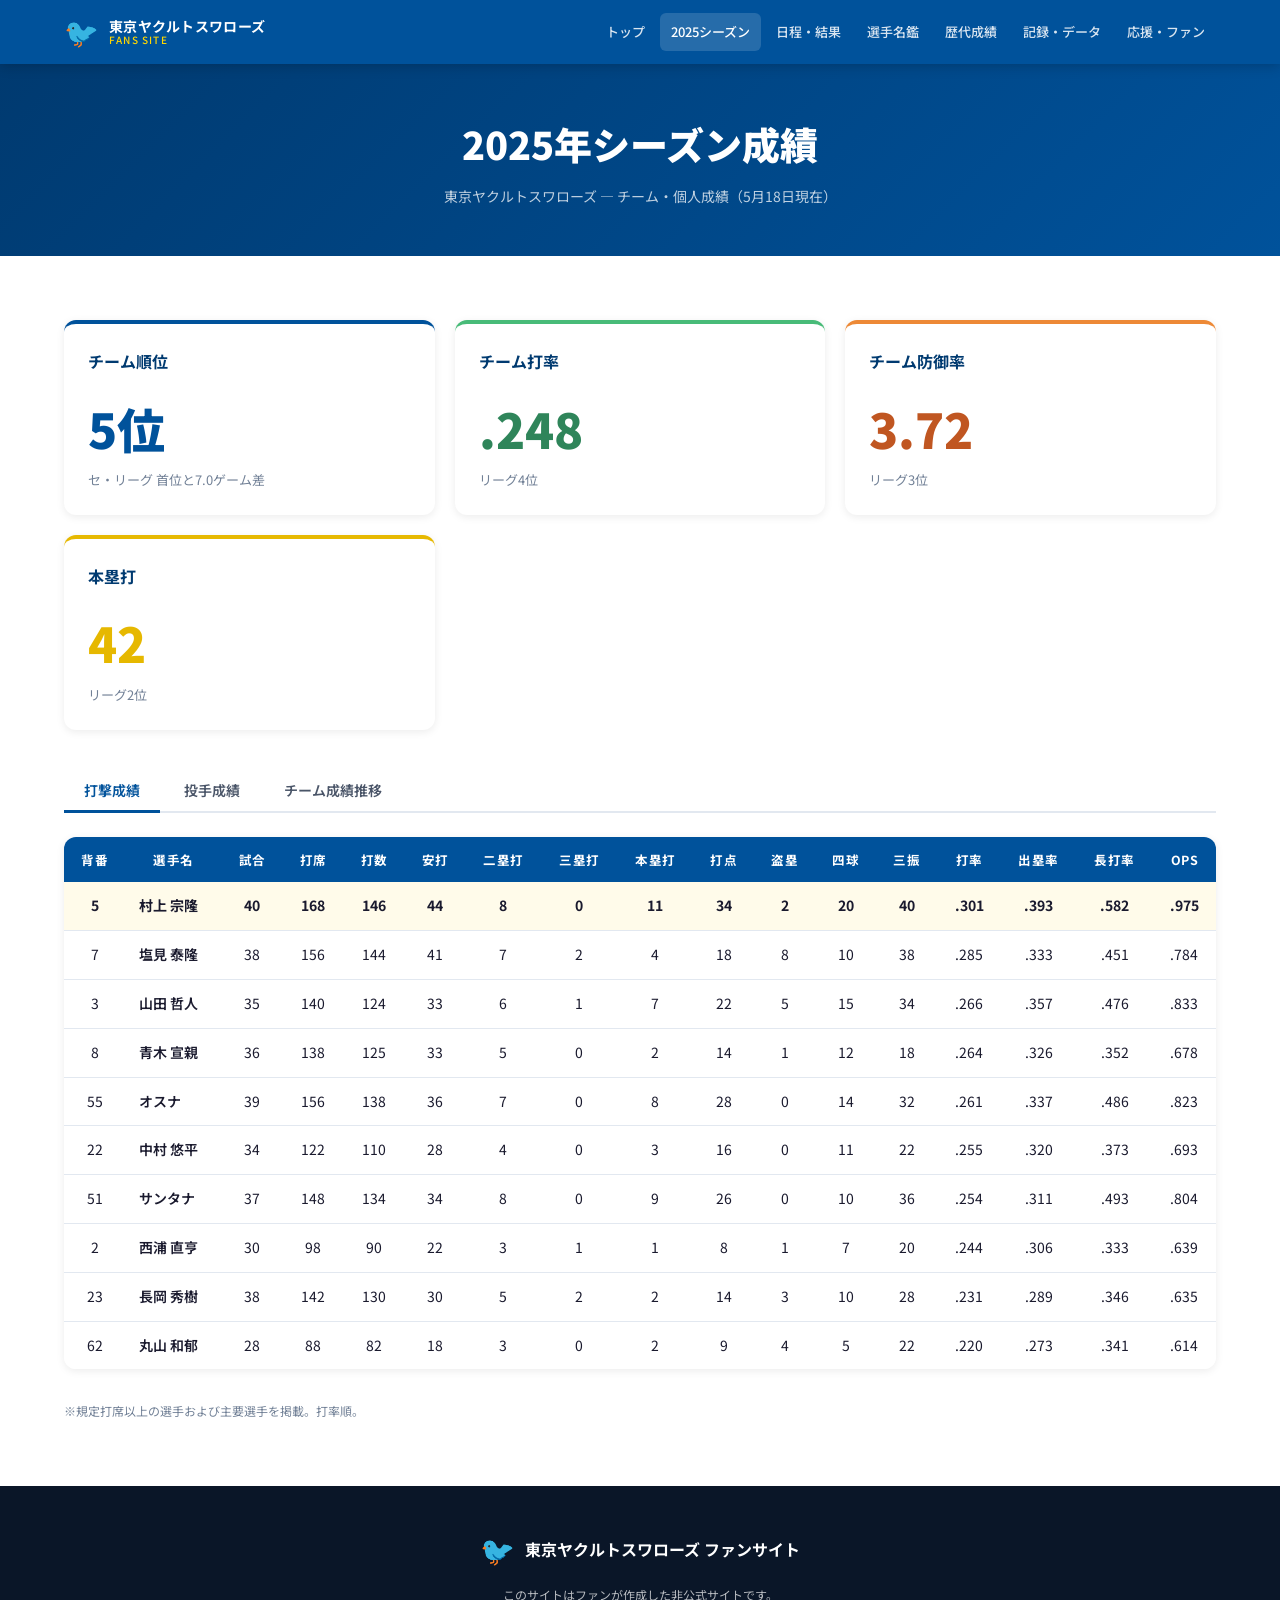
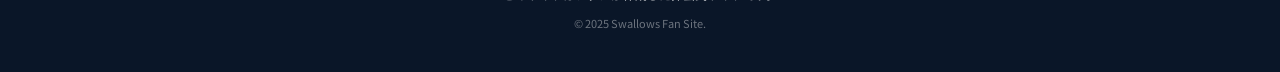
<file: pages/season2025.html>
<!DOCTYPE html>
<html lang="ja">
<head>
  <meta charset="UTF-8">
  <meta name="viewport" content="width=device-width, initial-scale=1.0">
  <title>2025シーズン成績 | スワローズファンサイト</title>
  <link rel="stylesheet" href="../css/style.css">
  <link href="https://fonts.googleapis.com/css2?family=Noto+Sans+JP:wght@400;500;700;900&display=swap" rel="stylesheet">
</head>
<body>
  <header class="site-header">
    <div class="header-inner">
      <div class="logo">
        <span class="logo-swallow">🐦</span>
        <div class="logo-text">
          <span class="logo-main">東京ヤクルトスワローズ</span>
          <span class="logo-sub">FANS SITE</span>
        </div>
      </div>
      <nav class="main-nav">
        <ul>
          <li><a href="../index.html">トップ</a></li>
          <li><a href="season2025.html" class="active">2025シーズン</a></li>
          <li><a href="schedule.html">日程・結果</a></li>
          <li><a href="players.html">選手名鑑</a></li>
          <li><a href="history.html">歴代成績</a></li>
          <li><a href="records.html">記録・データ</a></li>
          <li><a href="cheers.html">応援・ファン</a></li>
        </ul>
      </nav>
      <button class="nav-toggle" id="navToggle">&#9776;</button>
    </div>
  </header>

  <div class="page-hero">
    <h1>2025年シーズン成績</h1>
    <p>東京ヤクルトスワローズ — チーム・個人成績（5月18日現在）</p>
  </div>

  <main>
    <section class="section" style="background:#fff;">
      <div class="container">

        <!-- チーム概況 -->
        <div class="card-grid" style="margin-bottom:40px;">
          <div class="card" style="border-top:4px solid var(--sw-blue);">
            <div class="card-title">チーム順位</div>
            <div style="font-size:48px;font-weight:900;color:var(--sw-blue);">5位</div>
            <div style="color:var(--text-muted);font-size:13px;">セ・リーグ 首位と7.0ゲーム差</div>
          </div>
          <div class="card" style="border-top:4px solid #48bb78;">
            <div class="card-title">チーム打率</div>
            <div style="font-size:48px;font-weight:900;color:#2f855a;">.248</div>
            <div style="color:var(--text-muted);font-size:13px;">リーグ4位</div>
          </div>
          <div class="card" style="border-top:4px solid #ed8936;">
            <div class="card-title">チーム防御率</div>
            <div style="font-size:48px;font-weight:900;color:#c05621;">3.72</div>
            <div style="color:var(--text-muted);font-size:13px;">リーグ3位</div>
          </div>
          <div class="card" style="border-top:4px solid var(--sw-gold-dark);">
            <div class="card-title">本塁打</div>
            <div style="font-size:48px;font-weight:900;color:var(--sw-gold-dark);">42</div>
            <div style="color:var(--text-muted);font-size:13px;">リーグ2位</div>
          </div>
        </div>

        <!-- タブ：打撃/投手/守備 -->
        <div class="tabs">
          <button class="tab-btn active" data-group="season" data-tab="batting">打撃成績</button>
          <button class="tab-btn" data-group="season" data-tab="pitching">投手成績</button>
          <button class="tab-btn" data-group="season" data-tab="team">チーム成績推移</button>
        </div>

        <!-- 打撃成績 -->
        <div class="tab-content active" data-group="season" data-tab="batting">
          <div class="data-table-wrap">
            <table class="data-table">
              <thead>
                <tr>
                  <th>背番</th><th>選手名</th><th>試合</th><th>打席</th>
                  <th>打数</th><th>安打</th><th>二塁打</th><th>三塁打</th>
                  <th>本塁打</th><th>打点</th><th>盗塁</th><th>四球</th>
                  <th>三振</th><th>打率</th><th>出塁率</th><th>長打率</th><th>OPS</th>
                </tr>
              </thead>
              <tbody>
                <tr class="highlight-row">
                  <td>5</td><td class="name-col">村上 宗隆</td>
                  <td>40</td><td>168</td><td>146</td><td>44</td>
                  <td>8</td><td>0</td><td>11</td><td>34</td>
                  <td>2</td><td>20</td><td>40</td>
                  <td><strong>.301</strong></td><td>.393</td><td>.582</td><td>.975</td>
                </tr>
                <tr>
                  <td>7</td><td class="name-col">塩見 泰隆</td>
                  <td>38</td><td>156</td><td>144</td><td>41</td>
                  <td>7</td><td>2</td><td>4</td><td>18</td>
                  <td>8</td><td>10</td><td>38</td>
                  <td>.285</td><td>.333</td><td>.451</td><td>.784</td>
                </tr>
                <tr>
                  <td>3</td><td class="name-col">山田 哲人</td>
                  <td>35</td><td>140</td><td>124</td><td>33</td>
                  <td>6</td><td>1</td><td>7</td><td>22</td>
                  <td>5</td><td>15</td><td>34</td>
                  <td>.266</td><td>.357</td><td>.476</td><td>.833</td>
                </tr>
                <tr>
                  <td>8</td><td class="name-col">青木 宣親</td>
                  <td>36</td><td>138</td><td>125</td><td>33</td>
                  <td>5</td><td>0</td><td>2</td><td>14</td>
                  <td>1</td><td>12</td><td>18</td>
                  <td>.264</td><td>.326</td><td>.352</td><td>.678</td>
                </tr>
                <tr>
                  <td>55</td><td class="name-col">オスナ</td>
                  <td>39</td><td>156</td><td>138</td><td>36</td>
                  <td>7</td><td>0</td><td>8</td><td>28</td>
                  <td>0</td><td>14</td><td>32</td>
                  <td>.261</td><td>.337</td><td>.486</td><td>.823</td>
                </tr>
                <tr>
                  <td>22</td><td class="name-col">中村 悠平</td>
                  <td>34</td><td>122</td><td>110</td><td>28</td>
                  <td>4</td><td>0</td><td>3</td><td>16</td>
                  <td>0</td><td>11</td><td>22</td>
                  <td>.255</td><td>.320</td><td>.373</td><td>.693</td>
                </tr>
                <tr>
                  <td>51</td><td class="name-col">サンタナ</td>
                  <td>37</td><td>148</td><td>134</td><td>34</td>
                  <td>8</td><td>0</td><td>9</td><td>26</td>
                  <td>0</td><td>10</td><td>36</td>
                  <td>.254</td><td>.311</td><td>.493</td><td>.804</td>
                </tr>
                <tr>
                  <td>2</td><td class="name-col">西浦 直亨</td>
                  <td>30</td><td>98</td><td>90</td><td>22</td>
                  <td>3</td><td>1</td><td>1</td><td>8</td>
                  <td>1</td><td>7</td><td>20</td>
                  <td>.244</td><td>.306</td><td>.333</td><td>.639</td>
                </tr>
                <tr>
                  <td>23</td><td class="name-col">長岡 秀樹</td>
                  <td>38</td><td>142</td><td>130</td><td>30</td>
                  <td>5</td><td>2</td><td>2</td><td>14</td>
                  <td>3</td><td>10</td><td>28</td>
                  <td>.231</td><td>.289</td><td>.346</td><td>.635</td>
                </tr>
                <tr>
                  <td>62</td><td class="name-col">丸山 和郁</td>
                  <td>28</td><td>88</td><td>82</td><td>18</td>
                  <td>3</td><td>0</td><td>2</td><td>9</td>
                  <td>4</td><td>5</td><td>22</td>
                  <td>.220</td><td>.273</td><td>.341</td><td>.614</td>
                </tr>
              </tbody>
            </table>
          </div>
          <p style="font-size:12px;color:var(--text-muted);">※規定打席以上の選手および主要選手を掲載。打率順。</p>
        </div>

        <!-- 投手成績 -->
        <div class="tab-content" data-group="season" data-tab="pitching">
          <div class="data-table-wrap">
            <table class="data-table">
              <thead>
                <tr>
                  <th>背番</th><th>選手名</th><th>登板</th><th>先発</th>
                  <th>完投</th><th>勝</th><th>負</th><th>セーブ</th>
                  <th>H</th><th>投球回</th><th>奪三振</th><th>四球</th>
                  <th>失点</th><th>自責点</th><th>防御率</th><th>WHIP</th>
                </tr>
              </thead>
              <tbody>
                <tr>
                  <td>19</td><td class="name-col">小川 泰弘</td>
                  <td>10</td><td>10</td><td>1</td><td>4</td><td>4</td>
                  <td>0</td><td>0</td><td>66.1</td><td>42</td><td>18</td>
                  <td>21</td><td>21</td><td><strong>2.85</strong></td><td>1.10</td>
                </tr>
                <tr>
                  <td>41</td><td class="name-col">高橋 奎二</td>
                  <td>9</td><td>9</td><td>0</td><td>3</td><td>5</td>
                  <td>0</td><td>0</td><td>54.2</td><td>38</td><td>20</td>
                  <td>24</td><td>22</td><td>3.62</td><td>1.26</td>
                </tr>
                <tr>
                  <td>48</td><td class="name-col">吉村 貢司郎</td>
                  <td>9</td><td>9</td><td>0</td><td>3</td><td>4</td>
                  <td>0</td><td>0</td><td>52.0</td><td>41</td><td>22</td>
                  <td>26</td><td>24</td><td>4.15</td><td>1.35</td>
                </tr>
                <tr>
                  <td>16</td><td class="name-col">原 樹理</td>
                  <td>8</td><td>8</td><td>0</td><td>2</td><td>4</td>
                  <td>0</td><td>0</td><td>46.0</td><td>30</td><td>18</td>
                  <td>22</td><td>20</td><td>3.91</td><td>1.30</td>
                </tr>
                <tr class="highlight-row">
                  <td>14</td><td class="name-col">石山 泰稚</td>
                  <td>22</td><td>0</td><td>0</td><td>1</td><td>2</td>
                  <td>9</td><td>2</td><td>24.0</td><td>26</td><td>5</td>
                  <td>4</td><td>4</td><td><strong>1.50</strong></td><td>0.83</td>
                </tr>
                <tr>
                  <td>36</td><td class="name-col">清水 昇</td>
                  <td>24</td><td>0</td><td>0</td><td>2</td><td>1</td>
                  <td>2</td><td>10</td><td>26.1</td><td>28</td><td>7</td>
                  <td>6</td><td>6</td><td>2.05</td><td>1.06</td>
                </tr>
                <tr>
                  <td>35</td><td class="name-col">今野 龍太</td>
                  <td>20</td><td>0</td><td>0</td><td>1</td><td>2</td>
                  <td>0</td><td>8</td><td>20.2</td><td>22</td><td>8</td>
                  <td>7</td><td>7</td><td>3.05</td><td>1.21</td>
                </tr>
                <tr>
                  <td>29</td><td class="name-col">田口 麗斗</td>
                  <td>18</td><td>0</td><td>0</td><td>1</td><td>1</td>
                  <td>0</td><td>6</td><td>18.0</td><td>14</td><td>9</td>
                  <td>8</td><td>7</td><td>3.50</td><td>1.33</td>
                </tr>
              </tbody>
            </table>
          </div>
          <p style="font-size:12px;color:var(--text-muted);">※登板数順。防御率は自責点から算出。</p>
        </div>

        <!-- チーム成績推移 -->
        <div class="tab-content" data-group="season" data-tab="team">
          <div class="card-grid">
            <div class="card">
              <div class="card-title">月別成績</div>
              <table style="width:100%;font-size:14px;border-collapse:collapse;">
                <thead>
                  <tr style="border-bottom:2px solid var(--border);">
                    <th style="padding:8px;text-align:left;color:var(--text-muted);">月</th>
                    <th style="padding:8px;text-align:center;color:var(--text-muted);">勝</th>
                    <th style="padding:8px;text-align:center;color:var(--text-muted);">負</th>
                    <th style="padding:8px;text-align:center;color:var(--text-muted);">分</th>
                    <th style="padding:8px;text-align:center;color:var(--text-muted);">勝率</th>
                  </tr>
                </thead>
                <tbody>
                  <tr style="border-bottom:1px solid var(--border);">
                    <td style="padding:8px;font-weight:600;">3月</td>
                    <td style="padding:8px;text-align:center;">3</td>
                    <td style="padding:8px;text-align:center;">4</td>
                    <td style="padding:8px;text-align:center;">0</td>
                    <td style="padding:8px;text-align:center;">.429</td>
                  </tr>
                  <tr style="border-bottom:1px solid var(--border);">
                    <td style="padding:8px;font-weight:600;">4月</td>
                    <td style="padding:8px;text-align:center;">8</td>
                    <td style="padding:8px;text-align:center;">10</td>
                    <td style="padding:8px;text-align:center;">1</td>
                    <td style="padding:8px;text-align:center;">.444</td>
                  </tr>
                  <tr>
                    <td style="padding:8px;font-weight:600;">5月（途中）</td>
                    <td style="padding:8px;text-align:center;">6</td>
                    <td style="padding:8px;text-align:center;">8</td>
                    <td style="padding:8px;text-align:center;">0</td>
                    <td style="padding:8px;text-align:center;">.429</td>
                  </tr>
                </tbody>
              </table>
            </div>
            <div class="card">
              <div class="card-title">本拠地・遠征別</div>
              <table style="width:100%;font-size:14px;border-collapse:collapse;">
                <thead>
                  <tr style="border-bottom:2px solid var(--border);">
                    <th style="padding:8px;text-align:left;color:var(--text-muted);">区分</th>
                    <th style="padding:8px;text-align:center;color:var(--text-muted);">勝</th>
                    <th style="padding:8px;text-align:center;color:var(--text-muted);">負</th>
                    <th style="padding:8px;text-align:center;color:var(--text-muted);">分</th>
                    <th style="padding:8px;text-align:center;color:var(--text-muted);">勝率</th>
                  </tr>
                </thead>
                <tbody>
                  <tr style="border-bottom:1px solid var(--border);">
                    <td style="padding:8px;font-weight:600;">🏠 主催（神宮）</td>
                    <td style="padding:8px;text-align:center;">9</td>
                    <td style="padding:8px;text-align:center;">10</td>
                    <td style="padding:8px;text-align:center;">0</td>
                    <td style="padding:8px;text-align:center;">.474</td>
                  </tr>
                  <tr>
                    <td style="padding:8px;font-weight:600;">✈️ ビジター</td>
                    <td style="padding:8px;text-align:center;">8</td>
                    <td style="padding:8px;text-align:center;">12</td>
                    <td style="padding:8px;text-align:center;">1</td>
                    <td style="padding:8px;text-align:center;">.400</td>
                  </tr>
                </tbody>
              </table>
            </div>
            <div class="card">
              <div class="card-title">対戦チーム別成績</div>
              <table style="width:100%;font-size:13px;border-collapse:collapse;">
                <thead>
                  <tr style="border-bottom:2px solid var(--border);">
                    <th style="padding:6px;text-align:left;color:var(--text-muted);">相手</th>
                    <th style="padding:6px;text-align:center;color:var(--text-muted);">勝</th>
                    <th style="padding:6px;text-align:center;color:var(--text-muted);">負</th>
                    <th style="padding:6px;text-align:center;color:var(--text-muted);">分</th>
                  </tr>
                </thead>
                <tbody>
                  <tr style="border-bottom:1px solid var(--border);"><td style="padding:6px;">阪神</td><td style="padding:6px;text-align:center;">3</td><td style="padding:6px;text-align:center;">4</td><td style="padding:6px;text-align:center;">0</td></tr>
                  <tr style="border-bottom:1px solid var(--border);"><td style="padding:6px;">読売</td><td style="padding:6px;text-align:center;">3</td><td style="padding:6px;text-align:center;">4</td><td style="padding:6px;text-align:center;">0</td></tr>
                  <tr style="border-bottom:1px solid var(--border);"><td style="padding:6px;">広島</td><td style="padding:6px;text-align:center;">3</td><td style="padding:6px;text-align:center;">4</td><td style="padding:6px;text-align:center;">1</td></tr>
                  <tr style="border-bottom:1px solid var(--border);"><td style="padding:6px;">DeNA</td><td style="padding:6px;text-align:center;">4</td><td style="padding:6px;text-align:center;">4</td><td style="padding:6px;text-align:center;">0</td></tr>
                  <tr><td style="padding:6px;">中日</td><td style="padding:6px;text-align:center;">4</td><td style="padding:6px;text-align:center;">6</td><td style="padding:6px;text-align:center;">0</td></tr>
                </tbody>
              </table>
            </div>
          </div>
        </div>

      </div>
    </section>
  </main>

  <footer class="site-footer">
    <div class="footer-inner">
      <div class="footer-logo"><span class="logo-swallow">🐦</span><span>東京ヤクルトスワローズ ファンサイト</span></div>
      <p class="footer-note">このサイトはファンが作成した非公式サイトです。</p>
      <p class="footer-copy">&copy; 2025 Swallows Fan Site.</p>
    </div>
  </footer>
  <script src="../js/main.js"></script>
</body>
</html>
</file>
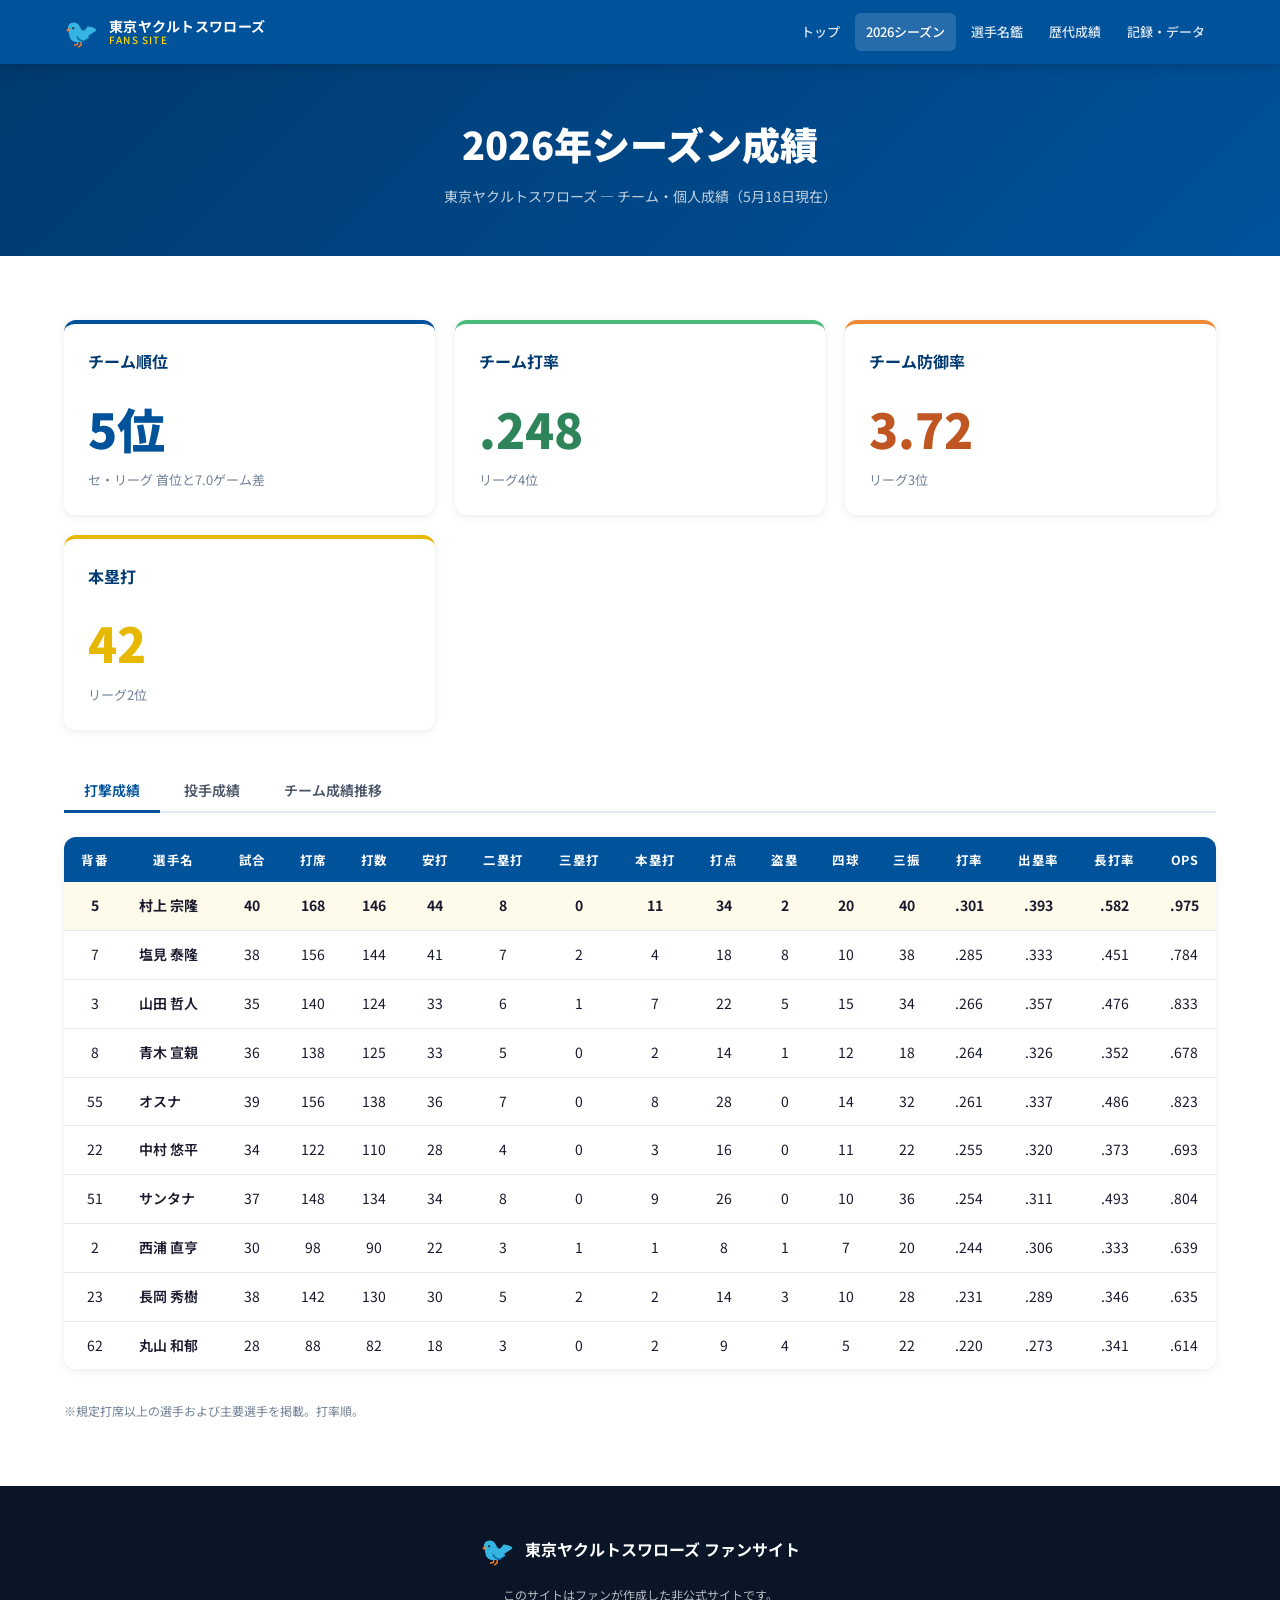
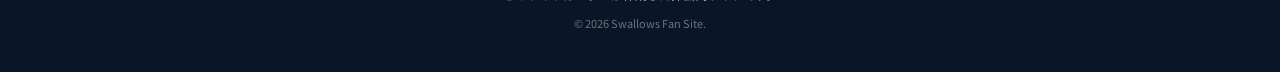
<file: pages/season2026.html>
<!DOCTYPE html>
<html lang="ja">
<head>
  <meta charset="UTF-8">
  <meta name="viewport" content="width=device-width, initial-scale=1.0">
  <title>2026シーズン成績 | スワローズファンサイト</title>
  <link rel="stylesheet" href="../css/style.css">
  <link href="https://fonts.googleapis.com/css2?family=Noto+Sans+JP:wght@400;500;700;900&display=swap" rel="stylesheet">
</head>
<body>
  <header class="site-header">
    <div class="header-inner">
      <div class="logo">
        <span class="logo-swallow">🐦</span>
        <div class="logo-text">
          <span class="logo-main">東京ヤクルトスワローズ</span>
          <span class="logo-sub">FANS SITE</span>
        </div>
      </div>
      <nav class="main-nav">
        <ul>
          <li><a href="../index.html">トップ</a></li>
          <li><a href="season2026.html" class="active">2026シーズン</a></li>
          <li><a href="players.html">選手名鑑</a></li>
          <li><a href="history.html">歴代成績</a></li>
          <li><a href="records.html">記録・データ</a></li>
        </ul>
      </nav>
      <button class="nav-toggle" id="navToggle">&#9776;</button>
    </div>
  </header>

  <div class="page-hero">
    <h1>2026年シーズン成績</h1>
    <p>東京ヤクルトスワローズ — チーム・個人成績（5月18日現在）</p>
  </div>

  <main>
    <section class="section" style="background:#fff;">
      <div class="container">

        <!-- チーム概況 -->
        <div class="card-grid" style="margin-bottom:40px;">
          <div class="card" style="border-top:4px solid var(--sw-blue);">
            <div class="card-title">チーム順位</div>
            <div style="font-size:48px;font-weight:900;color:var(--sw-blue);">5位</div>
            <div style="color:var(--text-muted);font-size:13px;">セ・リーグ 首位と7.0ゲーム差</div>
          </div>
          <div class="card" style="border-top:4px solid #48bb78;">
            <div class="card-title">チーム打率</div>
            <div style="font-size:48px;font-weight:900;color:#2f855a;">.248</div>
            <div style="color:var(--text-muted);font-size:13px;">リーグ4位</div>
          </div>
          <div class="card" style="border-top:4px solid #ed8936;">
            <div class="card-title">チーム防御率</div>
            <div style="font-size:48px;font-weight:900;color:#c05621;">3.72</div>
            <div style="color:var(--text-muted);font-size:13px;">リーグ3位</div>
          </div>
          <div class="card" style="border-top:4px solid var(--sw-gold-dark);">
            <div class="card-title">本塁打</div>
            <div style="font-size:48px;font-weight:900;color:var(--sw-gold-dark);">42</div>
            <div style="color:var(--text-muted);font-size:13px;">リーグ2位</div>
          </div>
        </div>

        <!-- タブ：打撃/投手/守備 -->
        <div class="tabs">
          <button class="tab-btn active" data-group="season" data-tab="batting">打撃成績</button>
          <button class="tab-btn" data-group="season" data-tab="pitching">投手成績</button>
          <button class="tab-btn" data-group="season" data-tab="team">チーム成績推移</button>
        </div>

        <!-- 打撃成績 -->
        <div class="tab-content active" data-group="season" data-tab="batting">
          <div class="data-table-wrap">
            <table class="data-table">
              <thead>
                <tr>
                  <th>背番</th><th>選手名</th><th>試合</th><th>打席</th>
                  <th>打数</th><th>安打</th><th>二塁打</th><th>三塁打</th>
                  <th>本塁打</th><th>打点</th><th>盗塁</th><th>四球</th>
                  <th>三振</th><th>打率</th><th>出塁率</th><th>長打率</th><th>OPS</th>
                </tr>
              </thead>
              <tbody>
                <tr class="highlight-row">
                  <td>5</td><td class="name-col">村上 宗隆</td>
                  <td>40</td><td>168</td><td>146</td><td>44</td>
                  <td>8</td><td>0</td><td>11</td><td>34</td>
                  <td>2</td><td>20</td><td>40</td>
                  <td><strong>.301</strong></td><td>.393</td><td>.582</td><td>.975</td>
                </tr>
                <tr>
                  <td>7</td><td class="name-col">塩見 泰隆</td>
                  <td>38</td><td>156</td><td>144</td><td>41</td>
                  <td>7</td><td>2</td><td>4</td><td>18</td>
                  <td>8</td><td>10</td><td>38</td>
                  <td>.285</td><td>.333</td><td>.451</td><td>.784</td>
                </tr>
                <tr>
                  <td>3</td><td class="name-col">山田 哲人</td>
                  <td>35</td><td>140</td><td>124</td><td>33</td>
                  <td>6</td><td>1</td><td>7</td><td>22</td>
                  <td>5</td><td>15</td><td>34</td>
                  <td>.266</td><td>.357</td><td>.476</td><td>.833</td>
                </tr>
                <tr>
                  <td>8</td><td class="name-col">青木 宣親</td>
                  <td>36</td><td>138</td><td>125</td><td>33</td>
                  <td>5</td><td>0</td><td>2</td><td>14</td>
                  <td>1</td><td>12</td><td>18</td>
                  <td>.264</td><td>.326</td><td>.352</td><td>.678</td>
                </tr>
                <tr>
                  <td>55</td><td class="name-col">オスナ</td>
                  <td>39</td><td>156</td><td>138</td><td>36</td>
                  <td>7</td><td>0</td><td>8</td><td>28</td>
                  <td>0</td><td>14</td><td>32</td>
                  <td>.261</td><td>.337</td><td>.486</td><td>.823</td>
                </tr>
                <tr>
                  <td>22</td><td class="name-col">中村 悠平</td>
                  <td>34</td><td>122</td><td>110</td><td>28</td>
                  <td>4</td><td>0</td><td>3</td><td>16</td>
                  <td>0</td><td>11</td><td>22</td>
                  <td>.255</td><td>.320</td><td>.373</td><td>.693</td>
                </tr>
                <tr>
                  <td>51</td><td class="name-col">サンタナ</td>
                  <td>37</td><td>148</td><td>134</td><td>34</td>
                  <td>8</td><td>0</td><td>9</td><td>26</td>
                  <td>0</td><td>10</td><td>36</td>
                  <td>.254</td><td>.311</td><td>.493</td><td>.804</td>
                </tr>
                <tr>
                  <td>2</td><td class="name-col">西浦 直亨</td>
                  <td>30</td><td>98</td><td>90</td><td>22</td>
                  <td>3</td><td>1</td><td>1</td><td>8</td>
                  <td>1</td><td>7</td><td>20</td>
                  <td>.244</td><td>.306</td><td>.333</td><td>.639</td>
                </tr>
                <tr>
                  <td>23</td><td class="name-col">長岡 秀樹</td>
                  <td>38</td><td>142</td><td>130</td><td>30</td>
                  <td>5</td><td>2</td><td>2</td><td>14</td>
                  <td>3</td><td>10</td><td>28</td>
                  <td>.231</td><td>.289</td><td>.346</td><td>.635</td>
                </tr>
                <tr>
                  <td>62</td><td class="name-col">丸山 和郁</td>
                  <td>28</td><td>88</td><td>82</td><td>18</td>
                  <td>3</td><td>0</td><td>2</td><td>9</td>
                  <td>4</td><td>5</td><td>22</td>
                  <td>.220</td><td>.273</td><td>.341</td><td>.614</td>
                </tr>
              </tbody>
            </table>
          </div>
          <p style="font-size:12px;color:var(--text-muted);">※規定打席以上の選手および主要選手を掲載。打率順。</p>
        </div>

        <!-- 投手成績 -->
        <div class="tab-content" data-group="season" data-tab="pitching">
          <div class="data-table-wrap">
            <table class="data-table">
              <thead>
                <tr>
                  <th>背番</th><th>選手名</th><th>登板</th><th>先発</th>
                  <th>完投</th><th>勝</th><th>負</th><th>セーブ</th>
                  <th>H</th><th>投球回</th><th>奪三振</th><th>四球</th>
                  <th>失点</th><th>自責点</th><th>防御率</th><th>WHIP</th>
                </tr>
              </thead>
              <tbody>
                <tr>
                  <td>19</td><td class="name-col">小川 泰弘</td>
                  <td>10</td><td>10</td><td>1</td><td>4</td><td>4</td>
                  <td>0</td><td>0</td><td>66.1</td><td>42</td><td>18</td>
                  <td>21</td><td>21</td><td><strong>2.85</strong></td><td>1.10</td>
                </tr>
                <tr>
                  <td>41</td><td class="name-col">高橋 奎二</td>
                  <td>9</td><td>9</td><td>0</td><td>3</td><td>5</td>
                  <td>0</td><td>0</td><td>54.2</td><td>38</td><td>20</td>
                  <td>24</td><td>22</td><td>3.62</td><td>1.26</td>
                </tr>
                <tr>
                  <td>48</td><td class="name-col">吉村 貢司郎</td>
                  <td>9</td><td>9</td><td>0</td><td>3</td><td>4</td>
                  <td>0</td><td>0</td><td>52.0</td><td>41</td><td>22</td>
                  <td>26</td><td>24</td><td>4.15</td><td>1.35</td>
                </tr>
                <tr>
                  <td>16</td><td class="name-col">原 樹理</td>
                  <td>8</td><td>8</td><td>0</td><td>2</td><td>4</td>
                  <td>0</td><td>0</td><td>46.0</td><td>30</td><td>18</td>
                  <td>22</td><td>20</td><td>3.91</td><td>1.30</td>
                </tr>
                <tr class="highlight-row">
                  <td>14</td><td class="name-col">石山 泰稚</td>
                  <td>22</td><td>0</td><td>0</td><td>1</td><td>2</td>
                  <td>9</td><td>2</td><td>24.0</td><td>26</td><td>5</td>
                  <td>4</td><td>4</td><td><strong>1.50</strong></td><td>0.83</td>
                </tr>
                <tr>
                  <td>36</td><td class="name-col">清水 昇</td>
                  <td>24</td><td>0</td><td>0</td><td>2</td><td>1</td>
                  <td>2</td><td>10</td><td>26.1</td><td>28</td><td>7</td>
                  <td>6</td><td>6</td><td>2.05</td><td>1.06</td>
                </tr>
                <tr>
                  <td>35</td><td class="name-col">今野 龍太</td>
                  <td>20</td><td>0</td><td>0</td><td>1</td><td>2</td>
                  <td>0</td><td>8</td><td>20.2</td><td>22</td><td>8</td>
                  <td>7</td><td>7</td><td>3.05</td><td>1.21</td>
                </tr>
                <tr>
                  <td>29</td><td class="name-col">田口 麗斗</td>
                  <td>18</td><td>0</td><td>0</td><td>1</td><td>1</td>
                  <td>0</td><td>6</td><td>18.0</td><td>14</td><td>9</td>
                  <td>8</td><td>7</td><td>3.50</td><td>1.33</td>
                </tr>
              </tbody>
            </table>
          </div>
          <p style="font-size:12px;color:var(--text-muted);">※登板数順。防御率は自責点から算出。</p>
        </div>

        <!-- チーム成績推移 -->
        <div class="tab-content" data-group="season" data-tab="team">
          <div class="card-grid">
            <div class="card">
              <div class="card-title">月別成績</div>
              <table style="width:100%;font-size:14px;border-collapse:collapse;">
                <thead>
                  <tr style="border-bottom:2px solid var(--border);">
                    <th style="padding:8px;text-align:left;color:var(--text-muted);">月</th>
                    <th style="padding:8px;text-align:center;color:var(--text-muted);">勝</th>
                    <th style="padding:8px;text-align:center;color:var(--text-muted);">負</th>
                    <th style="padding:8px;text-align:center;color:var(--text-muted);">分</th>
                    <th style="padding:8px;text-align:center;color:var(--text-muted);">勝率</th>
                  </tr>
                </thead>
                <tbody>
                  <tr style="border-bottom:1px solid var(--border);">
                    <td style="padding:8px;font-weight:600;">3月</td>
                    <td style="padding:8px;text-align:center;">3</td>
                    <td style="padding:8px;text-align:center;">4</td>
                    <td style="padding:8px;text-align:center;">0</td>
                    <td style="padding:8px;text-align:center;">.429</td>
                  </tr>
                  <tr style="border-bottom:1px solid var(--border);">
                    <td style="padding:8px;font-weight:600;">4月</td>
                    <td style="padding:8px;text-align:center;">8</td>
                    <td style="padding:8px;text-align:center;">10</td>
                    <td style="padding:8px;text-align:center;">1</td>
                    <td style="padding:8px;text-align:center;">.444</td>
                  </tr>
                  <tr>
                    <td style="padding:8px;font-weight:600;">5月（途中）</td>
                    <td style="padding:8px;text-align:center;">6</td>
                    <td style="padding:8px;text-align:center;">8</td>
                    <td style="padding:8px;text-align:center;">0</td>
                    <td style="padding:8px;text-align:center;">.429</td>
                  </tr>
                </tbody>
              </table>
            </div>
            <div class="card">
              <div class="card-title">本拠地・遠征別</div>
              <table style="width:100%;font-size:14px;border-collapse:collapse;">
                <thead>
                  <tr style="border-bottom:2px solid var(--border);">
                    <th style="padding:8px;text-align:left;color:var(--text-muted);">区分</th>
                    <th style="padding:8px;text-align:center;color:var(--text-muted);">勝</th>
                    <th style="padding:8px;text-align:center;color:var(--text-muted);">負</th>
                    <th style="padding:8px;text-align:center;color:var(--text-muted);">分</th>
                    <th style="padding:8px;text-align:center;color:var(--text-muted);">勝率</th>
                  </tr>
                </thead>
                <tbody>
                  <tr style="border-bottom:1px solid var(--border);">
                    <td style="padding:8px;font-weight:600;">🏠 主催（神宮）</td>
                    <td style="padding:8px;text-align:center;">9</td>
                    <td style="padding:8px;text-align:center;">10</td>
                    <td style="padding:8px;text-align:center;">0</td>
                    <td style="padding:8px;text-align:center;">.474</td>
                  </tr>
                  <tr>
                    <td style="padding:8px;font-weight:600;">✈️ ビジター</td>
                    <td style="padding:8px;text-align:center;">8</td>
                    <td style="padding:8px;text-align:center;">12</td>
                    <td style="padding:8px;text-align:center;">1</td>
                    <td style="padding:8px;text-align:center;">.400</td>
                  </tr>
                </tbody>
              </table>
            </div>
            <div class="card">
              <div class="card-title">対戦チーム別成績</div>
              <table style="width:100%;font-size:13px;border-collapse:collapse;">
                <thead>
                  <tr style="border-bottom:2px solid var(--border);">
                    <th style="padding:6px;text-align:left;color:var(--text-muted);">相手</th>
                    <th style="padding:6px;text-align:center;color:var(--text-muted);">勝</th>
                    <th style="padding:6px;text-align:center;color:var(--text-muted);">負</th>
                    <th style="padding:6px;text-align:center;color:var(--text-muted);">分</th>
                  </tr>
                </thead>
                <tbody>
                  <tr style="border-bottom:1px solid var(--border);"><td style="padding:6px;">阪神</td><td style="padding:6px;text-align:center;">3</td><td style="padding:6px;text-align:center;">4</td><td style="padding:6px;text-align:center;">0</td></tr>
                  <tr style="border-bottom:1px solid var(--border);"><td style="padding:6px;">読売</td><td style="padding:6px;text-align:center;">3</td><td style="padding:6px;text-align:center;">4</td><td style="padding:6px;text-align:center;">0</td></tr>
                  <tr style="border-bottom:1px solid var(--border);"><td style="padding:6px;">広島</td><td style="padding:6px;text-align:center;">3</td><td style="padding:6px;text-align:center;">4</td><td style="padding:6px;text-align:center;">1</td></tr>
                  <tr style="border-bottom:1px solid var(--border);"><td style="padding:6px;">DeNA</td><td style="padding:6px;text-align:center;">4</td><td style="padding:6px;text-align:center;">4</td><td style="padding:6px;text-align:center;">0</td></tr>
                  <tr><td style="padding:6px;">中日</td><td style="padding:6px;text-align:center;">4</td><td style="padding:6px;text-align:center;">6</td><td style="padding:6px;text-align:center;">0</td></tr>
                </tbody>
              </table>
            </div>
          </div>
        </div>

      </div>
    </section>
  </main>

  <footer class="site-footer">
    <div class="footer-inner">
      <div class="footer-logo"><span class="logo-swallow">🐦</span><span>東京ヤクルトスワローズ ファンサイト</span></div>
      <p class="footer-note">このサイトはファンが作成した非公式サイトです。</p>
      <p class="footer-copy">&copy; 2026 Swallows Fan Site.</p>
    </div>
  </footer>
  <script src="../js/main.js"></script>
</body>
</html>
</file>
<file: news/css/style.css>
:root {
  --hdr: #0d1b2a;
  --hdr2: #111827;
  --hdr3: #1e2d3d;
  --accent: #e63946;
  --accent2: #c1121f;
  --blue: #1565c0;
  --text: #1a1a1a;
  --text2: #4a4a4a;
  --muted: #888;
  --bg: #f0f2f5;
  --card: #fff;
  --border: #e0e0e0;
  --shadow: 0 1px 6px rgba(0,0,0,.07);
  --shadow-md: 0 4px 16px rgba(0,0,0,.11);
  --shadow-lg: 0 8px 28px rgba(0,0,0,.14);
  --r: 8px;
  --font: 'Noto Sans JP', sans-serif;
}

*{box-sizing:border-box;margin:0;padding:0;}
html{scroll-behavior:smooth;}
body{font-family:var(--font);background:var(--bg);color:var(--text);line-height:1.7;font-size:15px;}
a{color:inherit;text-decoration:none;}
button{font-family:var(--font);}

/* ==============================
   HEADER
============================== */
.site-header{background:var(--hdr);position:sticky;top:0;z-index:300;box-shadow:0 2px 16px rgba(0,0,0,.3);}

.header-top{background:var(--hdr);}
.header-inner{max-width:1440px;margin:0 auto;padding:0 20px;display:flex;align-items:center;gap:16px;}
.header-top .header-inner{height:60px;}

/* Logo */
.logo{display:flex;align-items:center;gap:12px;flex-shrink:0;}
.logo-mark{
  width:42px;height:42px;
  background:var(--accent);
  color:#fff;
  border-radius:6px;
  display:flex;align-items:center;justify-content:center;
  font-size:22px;font-weight:900;
  flex-shrink:0;
}
.logo-title{display:block;font-size:19px;font-weight:900;color:#fff;line-height:1.15;letter-spacing:.01em;}
.logo-sub{display:block;font-size:10px;color:rgba(255,255,255,.45);letter-spacing:.06em;}

/* Search */
.header-center{flex:1;display:flex;justify-content:center;}
.search-wrap{position:relative;width:100%;max-width:420px;}
.search-icon{position:absolute;left:12px;top:50%;transform:translateY(-50%);color:rgba(255,255,255,.4);flex-shrink:0;}
.search-input{
  width:100%;padding:9px 14px 9px 38px;
  background:rgba(255,255,255,.1);
  border:1px solid rgba(255,255,255,.15);
  border-radius:22px;
  color:#fff;font-family:var(--font);font-size:13.5px;
  outline:none;transition:all .2s;
}
.search-input::placeholder{color:rgba(255,255,255,.38);}
.search-input:focus{background:rgba(255,255,255,.17);border-color:rgba(255,255,255,.3);}

/* Right */
.header-right{display:flex;align-items:center;gap:12px;margin-left:auto;flex-shrink:0;}
.datetime{font-size:12px;color:rgba(255,255,255,.5);white-space:nowrap;}
.refresh-btn{
  display:flex;align-items:center;gap:6px;
  background:rgba(255,255,255,.1);
  border:1px solid rgba(255,255,255,.18);
  color:#fff;padding:6px 14px;
  border-radius:4px;font-size:12.5px;
  cursor:pointer;transition:background .2s;
  white-space:nowrap;
}
.refresh-btn:hover{background:rgba(255,255,255,.18);}
.refresh-btn.spinning svg{animation:spin .7s linear infinite;}
@keyframes spin{to{transform:rotate(360deg);}}

/* Category nav */
.cat-nav{background:var(--hdr2);border-top:1px solid rgba(255,255,255,.07);}
.cat-nav .header-inner{height:40px;}
.cat-list{display:flex;list-style:none;overflow-x:auto;scrollbar-width:none;}
.cat-list::-webkit-scrollbar{display:none;}
.cat-btn{
  background:none;border:none;
  color:rgba(255,255,255,.6);
  font-size:13px;font-weight:500;
  padding:0 13px;height:40px;
  cursor:pointer;white-space:nowrap;
  border-bottom:3px solid transparent;
  transition:color .2s,border-color .2s;
}
.cat-btn:hover{color:#fff;}
.cat-btn.active{color:#fff;border-bottom-color:var(--accent);}

/* Source bar */
.source-bar{background:var(--hdr3);border-top:1px solid rgba(255,255,255,.05);padding:7px 0;}
.source-bar .header-inner{height:auto;flex-wrap:wrap;gap:8px;align-items:center;}
.source-label{font-size:11px;color:rgba(255,255,255,.38);flex-shrink:0;}
.source-chips{display:flex;gap:5px;flex-wrap:wrap;}
.src-chip{
  background:rgba(255,255,255,.07);
  border:1px solid rgba(255,255,255,.12);
  color:rgba(255,255,255,.6);
  padding:3px 11px;border-radius:12px;
  font-size:11.5px;cursor:pointer;
  transition:all .2s;
}
.src-chip:hover{background:rgba(255,255,255,.14);color:#fff;}
.src-chip.active{background:var(--accent);border-color:var(--accent);color:#fff;}
.last-updated{font-size:10.5px;color:rgba(255,255,255,.3);margin-left:auto;white-space:nowrap;}

/* ==============================
   BREAKING NEWS
============================== */
.breaking-bar{
  display:flex;align-items:center;
  background:var(--accent);color:#fff;
  min-height:34px;overflow:hidden;
}
.breaking-label{
  background:var(--accent2);
  padding:0 14px;height:34px;
  display:flex;align-items:center;
  font-size:11px;font-weight:900;
  letter-spacing:.1em;flex-shrink:0;
}
.breaking-ticker{
  padding:0 20px;
  font-size:13px;font-weight:500;
  white-space:nowrap;overflow:hidden;text-overflow:ellipsis;
}

/* ==============================
   LAYOUT
============================== */
main{padding:22px 0 48px;}
.layout{
  max-width:1440px;margin:0 auto;padding:0 20px;
  display:grid;
  grid-template-columns:1fr 320px;
  gap:22px;
  align-items:start;
}

/* ==============================
   LOADING / ERROR
============================== */
.loading-state{
  text-align:center;padding:80px 20px;
  color:var(--muted);
  background:var(--card);border-radius:var(--r);
  box-shadow:var(--shadow);
}
.spinner{
  width:38px;height:38px;
  border:3px solid var(--border);
  border-top-color:var(--accent);
  border-radius:50%;
  animation:spin .7s linear infinite;
  margin:0 auto 16px;
}
.loading-state p{font-size:14px;}
.error-state{
  text-align:center;padding:60px 20px;
  background:var(--card);border-radius:var(--r);
  box-shadow:var(--shadow);color:var(--muted);
}
.error-icon{font-size:40px;margin-bottom:12px;}
.retry-btn{
  margin-top:14px;padding:9px 24px;
  background:var(--accent);color:#fff;
  border:none;border-radius:4px;
  font-size:13.5px;cursor:pointer;
  font-family:var(--font);transition:background .2s;
}
.retry-btn:hover{background:var(--accent2);}

/* ==============================
   FEATURED ARTICLE
============================== */
.featured-wrap{margin-bottom:20px;}
.featured-card{
  display:grid;grid-template-columns:1fr 400px;
  background:var(--card);
  border-radius:var(--r);
  box-shadow:var(--shadow-md);
  overflow:hidden;
  transition:box-shadow .2s;
  min-height:260px;
}
.featured-card:hover{box-shadow:var(--shadow-lg);}
.featured-img{
  position:relative;
  min-height:220px;
  display:flex;align-items:center;justify-content:center;
  overflow:hidden;
}
.featured-img img{
  width:100%;height:100%;
  object-fit:cover;
  position:absolute;inset:0;
}
.featured-img-icon{font-size:72px;opacity:.2;position:relative;z-index:1;}
.featured-body{
  padding:28px 30px;
  display:flex;flex-direction:column;justify-content:center;
}
.featured-meta{display:flex;align-items:center;gap:8px;margin-bottom:12px;flex-wrap:wrap;}
.featured-title{
  font-size:21px;font-weight:900;
  line-height:1.45;margin-bottom:11px;
  color:var(--text);
}
.featured-title:hover{color:var(--blue);}
.featured-desc{
  font-size:13.5px;color:var(--text2);
  line-height:1.75;margin-bottom:16px;
  display:-webkit-box;-webkit-line-clamp:3;-webkit-box-orient:vertical;overflow:hidden;
}
.featured-readmore{
  display:inline-flex;align-items:center;gap:5px;
  color:var(--blue);font-size:13px;font-weight:700;
}
.featured-readmore:hover{text-decoration:underline;}

/* ==============================
   NEWS GRID
============================== */
.news-grid{
  display:grid;
  grid-template-columns:repeat(3,1fr);
  gap:16px;
}
.news-card{
  background:var(--card);
  border-radius:var(--r);
  box-shadow:var(--shadow);
  overflow:hidden;
  display:flex;flex-direction:column;
  transition:transform .18s,box-shadow .18s;
}
.news-card:hover{transform:translateY(-3px);box-shadow:var(--shadow-md);}
.card-thumb{
  height:136px;
  position:relative;
  display:flex;align-items:center;justify-content:center;
  overflow:hidden;flex-shrink:0;
}
.card-thumb img{
  width:100%;height:100%;
  object-fit:cover;position:absolute;inset:0;
}
.card-thumb-icon{font-size:38px;opacity:.22;position:relative;z-index:1;}
.card-body{padding:13px 15px;flex:1;display:flex;flex-direction:column;}
.card-meta{display:flex;align-items:center;gap:7px;margin-bottom:8px;flex-wrap:wrap;}
.card-title{
  font-size:14px;font-weight:700;
  line-height:1.55;color:var(--text);flex:1;
  display:-webkit-box;-webkit-line-clamp:3;-webkit-box-orient:vertical;overflow:hidden;
}
.card-foot{
  margin-top:auto;padding-top:9px;
  border-top:1px solid var(--border);
  display:flex;align-items:center;justify-content:space-between;
  font-size:11px;color:var(--muted);
}
.card-readmore{color:var(--blue);font-size:11.5px;font-weight:600;}

/* ==============================
   BADGES
============================== */
.cat-badge{
  display:inline-block;padding:2px 8px;
  border-radius:3px;font-size:10.5px;font-weight:700;
  flex-shrink:0;
}
.cb-politics{background:#fce4ec;color:#c62828;}
.cb-economy{background:#e8f5e9;color:#2e7d32;}
.cb-society{background:#e3f2fd;color:#1565c0;}
.cb-international{background:#f3e5f5;color:#6a1b9a;}
.cb-sports{background:#fff3e0;color:#e65100;}
.cb-science{background:#e0f2f1;color:#00695c;}
.cb-entertainment{background:#fce4ec;color:#880e4f;}
.cb-default{background:#f5f5f5;color:#555;}

.src-badge{
  display:inline-block;padding:1px 6px;
  border-radius:3px;font-size:10px;font-weight:700;
  flex-shrink:0;
}
.sb-nhk{background:#0068b7;color:#fff;}
.sb-bbc{background:#bb1919;color:#fff;}
.sb-asahi{background:#c8102e;color:#fff;}
.sb-sankei{background:#1a3a6e;color:#fff;}
.sb-tbs{background:#e4003a;color:#fff;}
.sb-default{background:#555;color:#fff;}

/* ==============================
   LOAD MORE
============================== */
.load-more-wrap{text-align:center;margin-top:26px;}
.load-more-btn{
  background:var(--card);
  border:2px solid var(--border);
  color:var(--text2);
  padding:11px 40px;border-radius:4px;
  font-size:14px;font-weight:600;cursor:pointer;
  font-family:var(--font);transition:all .2s;
}
.load-more-btn:hover{border-color:var(--blue);color:var(--blue);}

/* ==============================
   SIDEBAR
============================== */
.sidebar{display:flex;flex-direction:column;gap:16px;position:sticky;top:148px;}
.side-card{background:var(--card);border-radius:var(--r);box-shadow:var(--shadow);padding:18px;}
.side-title{
  font-size:14px;font-weight:900;color:var(--hdr);
  padding-bottom:10px;margin-bottom:12px;
  border-bottom:2px solid var(--border);
}

/* Trending */
.trending-list{list-style:none;display:flex;flex-direction:column;}
.trending-item{
  display:flex;gap:10px;align-items:flex-start;
  padding:9px 0;border-bottom:1px solid var(--border);
  font-size:13px;cursor:pointer;transition:color .2s;
}
.trending-item:last-child{border-bottom:none;}
.trending-item:hover{color:var(--blue);}
.trending-num{
  font-size:15px;font-weight:900;color:var(--accent);
  flex-shrink:0;width:18px;line-height:1.35;
}
.trending-text{
  display:-webkit-box;-webkit-line-clamp:2;-webkit-box-orient:vertical;
  overflow:hidden;line-height:1.5;
}
.skel-item{
  height:44px;margin-bottom:8px;border-radius:4px;
  background:linear-gradient(90deg,#f0f0f0 25%,#e6e6e6 50%,#f0f0f0 75%);
  background-size:200% 100%;
  animation:skel 1.4s infinite;
}
@keyframes skel{to{background-position:-200% 0;}}

/* Media list */
.media-list{list-style:none;display:flex;flex-direction:column;gap:5px;}
.media-link{
  display:flex;align-items:center;gap:9px;
  padding:7px 10px;border-radius:5px;
  border:1px solid var(--border);
  font-size:13px;transition:all .2s;
}
.media-link:hover{background:#f0f7ff;border-color:var(--blue);color:var(--blue);}
.media-logo{
  font-size:9.5px;font-weight:900;
  padding:2px 5px;border-radius:3px;
  background:#333;color:#fff;
  flex-shrink:0;min-width:30px;text-align:center;
}
.ml-nhk{background:#0068b7;}
.ml-bbc{background:#bb1919;}
.ml-asahi{background:#c8102e;}
.ml-sankei{background:#1a3a6e;}
.ml-nikkei{background:#e4000f;}
.ml-mainichi{background:#003087;}
.ml-yomiuri{background:#1a237e;}
.ml-tbs{background:#e4003a;}
.ml-abc{background:#00308f;}
.ml-ap{background:#333;}
.ml-reuters{background:#ff8000;}
.media-name{flex:1;color:var(--text2);}
.media-arrow{color:var(--muted);}

/* Category side */
.cat-side-list{list-style:none;display:flex;flex-direction:column;}
.cat-side-btn{
  display:block;padding:8px 12px;
  border-radius:4px;font-size:13px;
  border-left:3px solid transparent;
  transition:all .2s;color:var(--text2);
}
.cat-side-btn:hover{background:#f0f7ff;border-left-color:var(--blue);color:var(--blue);}

/* ==============================
   FOOTER
============================== */
.site-footer{background:var(--hdr);color:rgba(255,255,255,.45);padding:32px 0;}
.footer-inner{max-width:1440px;margin:0 auto;padding:0 20px;text-align:center;}
.footer-note{font-size:11.5px;line-height:1.9;margin-bottom:16px;}
.footer-links{display:flex;justify-content:center;gap:18px;flex-wrap:wrap;margin-bottom:14px;}
.footer-links a{font-size:12.5px;color:rgba(255,255,255,.5);transition:color .2s;}
.footer-links a:hover{color:#fff;}
.footer-copy{font-size:11px;color:rgba(255,255,255,.25);}

/* ==============================
   RESPONSIVE
============================== */
@media(max-width:1200px){
  .layout{grid-template-columns:1fr 290px;}
  .news-grid{grid-template-columns:repeat(2,1fr);}
  .featured-card{grid-template-columns:1fr;}
  .featured-img{min-height:200px;}
}
@media(max-width:900px){
  .layout{grid-template-columns:1fr;}
  .sidebar{position:static;}
  .header-center{display:none;}
}
@media(max-width:640px){
  .news-grid{grid-template-columns:1fr;}
  .datetime{display:none;}
  .logo-sub{display:none;}
}
@media(max-width:400px){
  .header-top .header-inner{padding:0 12px;}
  .logo-title{font-size:16px;}
}
</file>
<file: css/style.css>
/* ========================================
   スワローズファンサイト - メインスタイル
   カラー: #00529B (スワローズブルー), #FFFFFF, #FFD700
   ======================================== */

:root {
  --sw-blue: #00529B;
  --sw-blue-dark: #003a70;
  --sw-blue-light: #1a6fbe;
  --sw-gold: #FFD700;
  --sw-gold-dark: #e6b800;
  --sw-red: #C8102E;
  --text-primary: #1a1a2e;
  --text-secondary: #4a5568;
  --text-muted: #718096;
  --bg-primary: #f8fafc;
  --bg-card: #ffffff;
  --border: #e2e8f0;
  --shadow: 0 2px 8px rgba(0,0,0,0.08);
  --shadow-hover: 0 8px 24px rgba(0,82,155,0.18);
  --radius: 12px;
  --radius-sm: 8px;
  --font: 'Noto Sans JP', sans-serif;
}

* { box-sizing: border-box; margin: 0; padding: 0; }

html { scroll-behavior: smooth; }

body {
  font-family: var(--font);
  background: var(--bg-primary);
  color: var(--text-primary);
  line-height: 1.7;
  font-size: 15px;
}

a { color: inherit; text-decoration: none; }

img { max-width: 100%; height: auto; display: block; }

/* ========================================
   ヘッダー
   ======================================== */
.site-header {
  position: sticky;
  top: 0;
  z-index: 100;
  background: var(--sw-blue);
  box-shadow: 0 2px 12px rgba(0,0,0,0.2);
}

.header-inner {
  max-width: 1200px;
  margin: 0 auto;
  padding: 0 24px;
  display: flex;
  align-items: center;
  gap: 32px;
  height: 64px;
}

.logo {
  display: flex;
  align-items: center;
  gap: 10px;
  flex-shrink: 0;
}

.logo-swallow { font-size: 28px; }

.logo-text {
  display: flex;
  flex-direction: column;
  line-height: 1.2;
}

.logo-main {
  font-size: 14px;
  font-weight: 700;
  color: #fff;
  letter-spacing: 0.02em;
}

.logo-sub {
  font-size: 10px;
  font-weight: 500;
  color: var(--sw-gold);
  letter-spacing: 0.12em;
}

.main-nav { margin-left: auto; }

.main-nav ul {
  display: flex;
  list-style: none;
  gap: 4px;
}

.main-nav a {
  display: block;
  padding: 8px 11px;
  color: rgba(255,255,255,0.85);
  font-size: 13px;
  font-weight: 500;
  border-radius: 6px;
  transition: background 0.2s, color 0.2s;
  white-space: nowrap;
}

.main-nav a:hover,
.main-nav a.active {
  background: rgba(255,255,255,0.15);
  color: #fff;
}

.nav-toggle {
  display: none;
  background: none;
  border: none;
  color: #fff;
  font-size: 24px;
  cursor: pointer;
  margin-left: auto;
}

/* ========================================
   汎用コンテナ・セクション
   ======================================== */
.container {
  max-width: 1200px;
  margin: 0 auto;
  padding: 0 24px;
}

.section {
  padding: 64px 0;
}

.section-title {
  font-size: 24px;
  font-weight: 900;
  color: var(--sw-blue-dark);
  margin-bottom: 32px;
  padding-bottom: 12px;
  border-bottom: 3px solid var(--sw-blue);
  display: flex;
  align-items: baseline;
  gap: 12px;
}

.section-title .update-date {
  font-size: 13px;
  font-weight: 400;
  color: var(--text-muted);
}

.center-link {
  text-align: center;
  margin-top: 32px;
}

/* ========================================
   ボタン
   ======================================== */
.btn {
  display: inline-block;
  padding: 12px 28px;
  border-radius: 8px;
  font-size: 14px;
  font-weight: 700;
  transition: all 0.2s;
  cursor: pointer;
  letter-spacing: 0.03em;
}

.btn-primary {
  background: var(--sw-gold);
  color: var(--sw-blue-dark);
  box-shadow: 0 4px 12px rgba(255,215,0,0.4);
}

.btn-primary:hover {
  background: var(--sw-gold-dark);
  transform: translateY(-2px);
  box-shadow: 0 6px 16px rgba(255,215,0,0.5);
}

.btn-secondary {
  background: rgba(255,255,255,0.15);
  color: #fff;
  border: 2px solid rgba(255,255,255,0.6);
}

.btn-secondary:hover {
  background: rgba(255,255,255,0.25);
  transform: translateY(-2px);
}

.btn-outline {
  background: transparent;
  color: var(--sw-blue);
  border: 2px solid var(--sw-blue);
}

.btn-outline:hover {
  background: var(--sw-blue);
  color: #fff;
  transform: translateY(-2px);
}

/* ========================================
   ヒーロー
   ======================================== */
.hero {
  background: linear-gradient(135deg, var(--sw-blue-dark) 0%, var(--sw-blue) 50%, var(--sw-blue-light) 100%);
  color: #fff;
  padding: 80px 24px;
  position: relative;
  overflow: hidden;
}

.hero::before {
  content: '🐦';
  position: absolute;
  right: 5%;
  top: 50%;
  transform: translateY(-50%);
  font-size: 220px;
  opacity: 0.06;
  pointer-events: none;
  line-height: 1;
}

.hero-content {
  max-width: 1200px;
  margin: 0 auto;
}

.hero-badge {
  display: inline-block;
  background: var(--sw-gold);
  color: var(--sw-blue-dark);
  font-size: 12px;
  font-weight: 700;
  padding: 4px 14px;
  border-radius: 20px;
  letter-spacing: 0.06em;
  margin-bottom: 16px;
}

.hero h1 {
  font-size: clamp(28px, 5vw, 52px);
  font-weight: 900;
  line-height: 1.2;
  margin-bottom: 16px;
  letter-spacing: 0.02em;
}

.hero-sub {
  font-size: 15px;
  color: rgba(255,255,255,0.82);
  margin-bottom: 32px;
  line-height: 1.8;
}

.hero-buttons {
  display: flex;
  gap: 12px;
  flex-wrap: wrap;
  margin-bottom: 48px;
}

.hero-stats {
  max-width: 1200px;
  margin: 0 auto;
  display: flex;
  gap: 48px;
  flex-wrap: wrap;
}

.hero-stat-item {
  display: flex;
  flex-direction: column;
}

.stat-num {
  font-size: 44px;
  font-weight: 900;
  color: var(--sw-gold);
  line-height: 1;
}

.stat-label {
  font-size: 12px;
  color: rgba(255,255,255,0.7);
  margin-top: 4px;
  letter-spacing: 0.04em;
}

/* ========================================
   順位表
   ======================================== */
.standings-section {
  background: #fff;
}

.standings-table-wrap {
  overflow-x: auto;
  border-radius: var(--radius);
  box-shadow: var(--shadow);
}

.standings-table {
  width: 100%;
  border-collapse: collapse;
  min-width: 620px;
  font-size: 14px;
}

.standings-table thead th {
  background: var(--sw-blue);
  color: #fff;
  padding: 14px 12px;
  text-align: center;
  font-weight: 700;
  font-size: 13px;
  letter-spacing: 0.04em;
}

.standings-table tbody td {
  padding: 13px 12px;
  text-align: center;
  border-bottom: 1px solid var(--border);
}

.standings-table tbody tr:hover {
  background: #f0f7ff;
}

.swallows-row {
  background: #fffbea !important;
}

.swallows-row:hover {
  background: #fff5cc !important;
}

.swallows-row td {
  font-weight: 700;
}

.rank {
  font-weight: 900;
  font-size: 16px;
  width: 48px;
}

.rank-1 { color: var(--sw-gold-dark); }
.rank-2 { color: #9ca3af; }
.rank-3 { color: #cd7f32; }
.rank-4, .rank-5, .rank-6 { color: var(--text-secondary); }

.team-name { text-align: left; font-weight: 600; padding-left: 16px; }
.swallows-name { color: var(--sw-blue); }

.recent { font-size: 13px; color: var(--text-secondary); }

/* ========================================
   選手カード
   ======================================== */
.players-section { background: var(--bg-primary); }

.players-grid {
  display: grid;
  grid-template-columns: repeat(auto-fill, minmax(240px, 1fr));
  gap: 20px;
}

.player-card {
  background: var(--bg-card);
  border-radius: var(--radius);
  box-shadow: var(--shadow);
  overflow: hidden;
  transition: transform 0.2s, box-shadow 0.2s;
  display: flex;
}

.player-card:hover {
  transform: translateY(-4px);
  box-shadow: var(--shadow-hover);
}

.player-number {
  background: var(--sw-blue);
  color: var(--sw-gold);
  font-size: 24px;
  font-weight: 900;
  width: 64px;
  min-height: 100%;
  display: flex;
  align-items: center;
  justify-content: center;
  flex-shrink: 0;
  letter-spacing: -0.02em;
}

.player-info {
  padding: 16px;
  flex: 1;
}

.player-name {
  font-size: 17px;
  font-weight: 900;
  margin-bottom: 4px;
  color: var(--sw-blue-dark);
}

.player-pos {
  font-size: 12px;
  color: var(--text-muted);
  margin-bottom: 12px;
}

.player-stats {
  display: flex;
  gap: 12px;
  flex-wrap: wrap;
}

.pstat {
  display: flex;
  flex-direction: column;
  align-items: center;
}

.pstat-label {
  font-size: 10px;
  color: var(--text-muted);
}

.pstat-val {
  font-size: 18px;
  font-weight: 900;
  color: var(--sw-blue);
}

/* ========================================
   歴史カード
   ======================================== */
.history-section { background: var(--sw-blue-dark); }

.history-section .section-title {
  color: #fff;
  border-bottom-color: var(--sw-gold);
}

.history-section .section-title .update-date { color: rgba(255,255,255,0.6); }

.history-grid {
  display: grid;
  grid-template-columns: repeat(auto-fill, minmax(260px, 1fr));
  gap: 20px;
}

.history-card {
  background: rgba(255,255,255,0.07);
  border: 1px solid rgba(255,255,255,0.12);
  border-radius: var(--radius);
  padding: 24px;
  display: flex;
  gap: 20px;
  align-items: flex-start;
  transition: transform 0.2s, background 0.2s;
}

.history-card:hover {
  transform: translateY(-3px);
  background: rgba(255,255,255,0.12);
}

.history-year {
  font-size: 36px;
  font-weight: 900;
  color: var(--sw-gold);
  line-height: 1;
  flex-shrink: 0;
}

.history-badge {
  display: inline-block;
  background: var(--sw-gold);
  color: var(--sw-blue-dark);
  font-size: 11px;
  font-weight: 700;
  padding: 3px 10px;
  border-radius: 20px;
  margin-bottom: 8px;
}

.pennant-badge {
  background: #e8f4ff;
  color: var(--sw-blue-dark);
}

.history-card p {
  font-size: 13px;
  color: rgba(255,255,255,0.8);
  line-height: 1.6;
}

.history-section .btn-outline {
  color: var(--sw-gold);
  border-color: var(--sw-gold);
}

.history-section .btn-outline:hover {
  background: var(--sw-gold);
  color: var(--sw-blue-dark);
}

/* ========================================
   クイックナビ
   ======================================== */
.quick-nav-section { background: #fff; padding: 48px 0; }

.quick-nav-grid {
  display: grid;
  grid-template-columns: repeat(6, 1fr);
  gap: 16px;
}

.quick-nav-item {
  display: flex;
  flex-direction: column;
  align-items: center;
  text-align: center;
  padding: 28px 16px;
  background: var(--bg-primary);
  border-radius: var(--radius);
  border: 2px solid transparent;
  transition: all 0.2s;
  gap: 8px;
}

.quick-nav-item:hover {
  border-color: var(--sw-blue);
  background: #f0f7ff;
  transform: translateY(-3px);
  box-shadow: var(--shadow-hover);
}

.qn-icon { font-size: 36px; }

.qn-title {
  font-size: 15px;
  font-weight: 700;
  color: var(--sw-blue-dark);
}

.qn-sub {
  font-size: 12px;
  color: var(--text-muted);
}

/* ========================================
   フッター
   ======================================== */
.site-footer {
  background: #0a1628;
  color: rgba(255,255,255,0.7);
  padding: 40px 24px;
  text-align: center;
}

.footer-inner {
  max-width: 1200px;
  margin: 0 auto;
}

.footer-logo {
  display: flex;
  align-items: center;
  justify-content: center;
  gap: 10px;
  font-size: 16px;
  font-weight: 700;
  color: #fff;
  margin-bottom: 12px;
}

.footer-note {
  font-size: 12px;
  margin-bottom: 8px;
}

.footer-note a {
  color: var(--sw-gold);
  text-decoration: underline;
}

.footer-copy {
  font-size: 11px;
  color: rgba(255,255,255,0.4);
}

/* ========================================
   ページ共通ヘッダー（各ページ）
   ======================================== */
.page-hero {
  background: linear-gradient(135deg, var(--sw-blue-dark), var(--sw-blue));
  color: #fff;
  padding: 48px 24px;
  text-align: center;
}

.page-hero h1 {
  font-size: clamp(22px, 4vw, 38px);
  font-weight: 900;
  margin-bottom: 8px;
}

.page-hero p {
  color: rgba(255,255,255,0.75);
  font-size: 14px;
}

/* ========================================
   テーブル共通
   ======================================== */
.data-table-wrap {
  overflow-x: auto;
  border-radius: var(--radius);
  box-shadow: var(--shadow);
  margin-bottom: 32px;
}

.data-table {
  width: 100%;
  border-collapse: collapse;
  font-size: 14px;
  min-width: 600px;
}

.data-table thead th {
  background: var(--sw-blue);
  color: #fff;
  padding: 12px 14px;
  text-align: center;
  font-weight: 700;
  font-size: 12.5px;
  letter-spacing: 0.04em;
  white-space: nowrap;
}

.data-table tbody td {
  padding: 12px 14px;
  text-align: center;
  border-bottom: 1px solid var(--border);
  background: #fff;
}

.data-table tbody tr:hover td {
  background: #f0f7ff;
}

.data-table tbody tr:last-child td {
  border-bottom: none;
}

.name-col { text-align: left !important; font-weight: 600; }

.highlight-row td { background: #fffbea !important; font-weight: 700; }
.highlight-row:hover td { background: #fff5cc !important; }

/* タブ */
.tabs {
  display: flex;
  gap: 4px;
  margin-bottom: 24px;
  border-bottom: 2px solid var(--border);
  flex-wrap: wrap;
}

.tab-btn {
  padding: 10px 20px;
  background: none;
  border: none;
  font-family: var(--font);
  font-size: 14px;
  font-weight: 600;
  color: var(--text-secondary);
  cursor: pointer;
  border-bottom: 3px solid transparent;
  margin-bottom: -2px;
  transition: all 0.2s;
}

.tab-btn:hover {
  color: var(--sw-blue);
}

.tab-btn.active {
  color: var(--sw-blue);
  border-bottom-color: var(--sw-blue);
}

.tab-content { display: none; }
.tab-content.active { display: block; }

/* バッジ */
.badge {
  display: inline-block;
  padding: 3px 10px;
  border-radius: 20px;
  font-size: 11px;
  font-weight: 700;
  letter-spacing: 0.04em;
}

.badge-gold { background: var(--sw-gold); color: var(--sw-blue-dark); }
.badge-blue { background: var(--sw-blue); color: #fff; }
.badge-green { background: #48bb78; color: #fff; }
.badge-red { background: var(--sw-red); color: #fff; }
.badge-gray { background: #e2e8f0; color: var(--text-secondary); }

/* ========================================
   カードグリッド汎用
   ======================================== */
.card-grid {
  display: grid;
  grid-template-columns: repeat(auto-fill, minmax(280px, 1fr));
  gap: 20px;
}

.card {
  background: var(--bg-card);
  border-radius: var(--radius);
  box-shadow: var(--shadow);
  padding: 24px;
  transition: transform 0.2s, box-shadow 0.2s;
}

.card:hover {
  transform: translateY(-3px);
  box-shadow: var(--shadow-hover);
}

.card-title {
  font-size: 16px;
  font-weight: 700;
  color: var(--sw-blue-dark);
  margin-bottom: 12px;
}

/* ========================================
   レスポンシブ
   ======================================== */
@media (max-width: 1100px) {
  .quick-nav-grid {
    grid-template-columns: repeat(3, 1fr);
  }
}

@media (max-width: 900px) {
  .quick-nav-grid {
    grid-template-columns: repeat(2, 1fr);
  }
}

@media (max-width: 700px) {
  .main-nav { display: none; }
  .main-nav.open { display: block; position: absolute; top: 64px; left: 0; right: 0; background: var(--sw-blue-dark); padding: 16px; }
  .main-nav.open ul { flex-direction: column; }
  .nav-toggle { display: block; }

  .hero { padding: 48px 20px; }
  .hero-stats { gap: 24px; }
  .stat-num { font-size: 32px; }

  .section { padding: 40px 0; }
  .section-title { font-size: 20px; }

  .players-grid, .history-grid { grid-template-columns: 1fr; }
  .quick-nav-grid { grid-template-columns: repeat(2, 1fr); }

  .header-inner { padding: 0 16px; }
  .container { padding: 0 16px; }

  .logo-main { font-size: 12px; }
}

@media (max-width: 480px) {
  .quick-nav-grid { grid-template-columns: 1fr 1fr; gap: 10px; }
  .hero-buttons { flex-direction: column; }
  .btn { text-align: center; }
}
</file>
